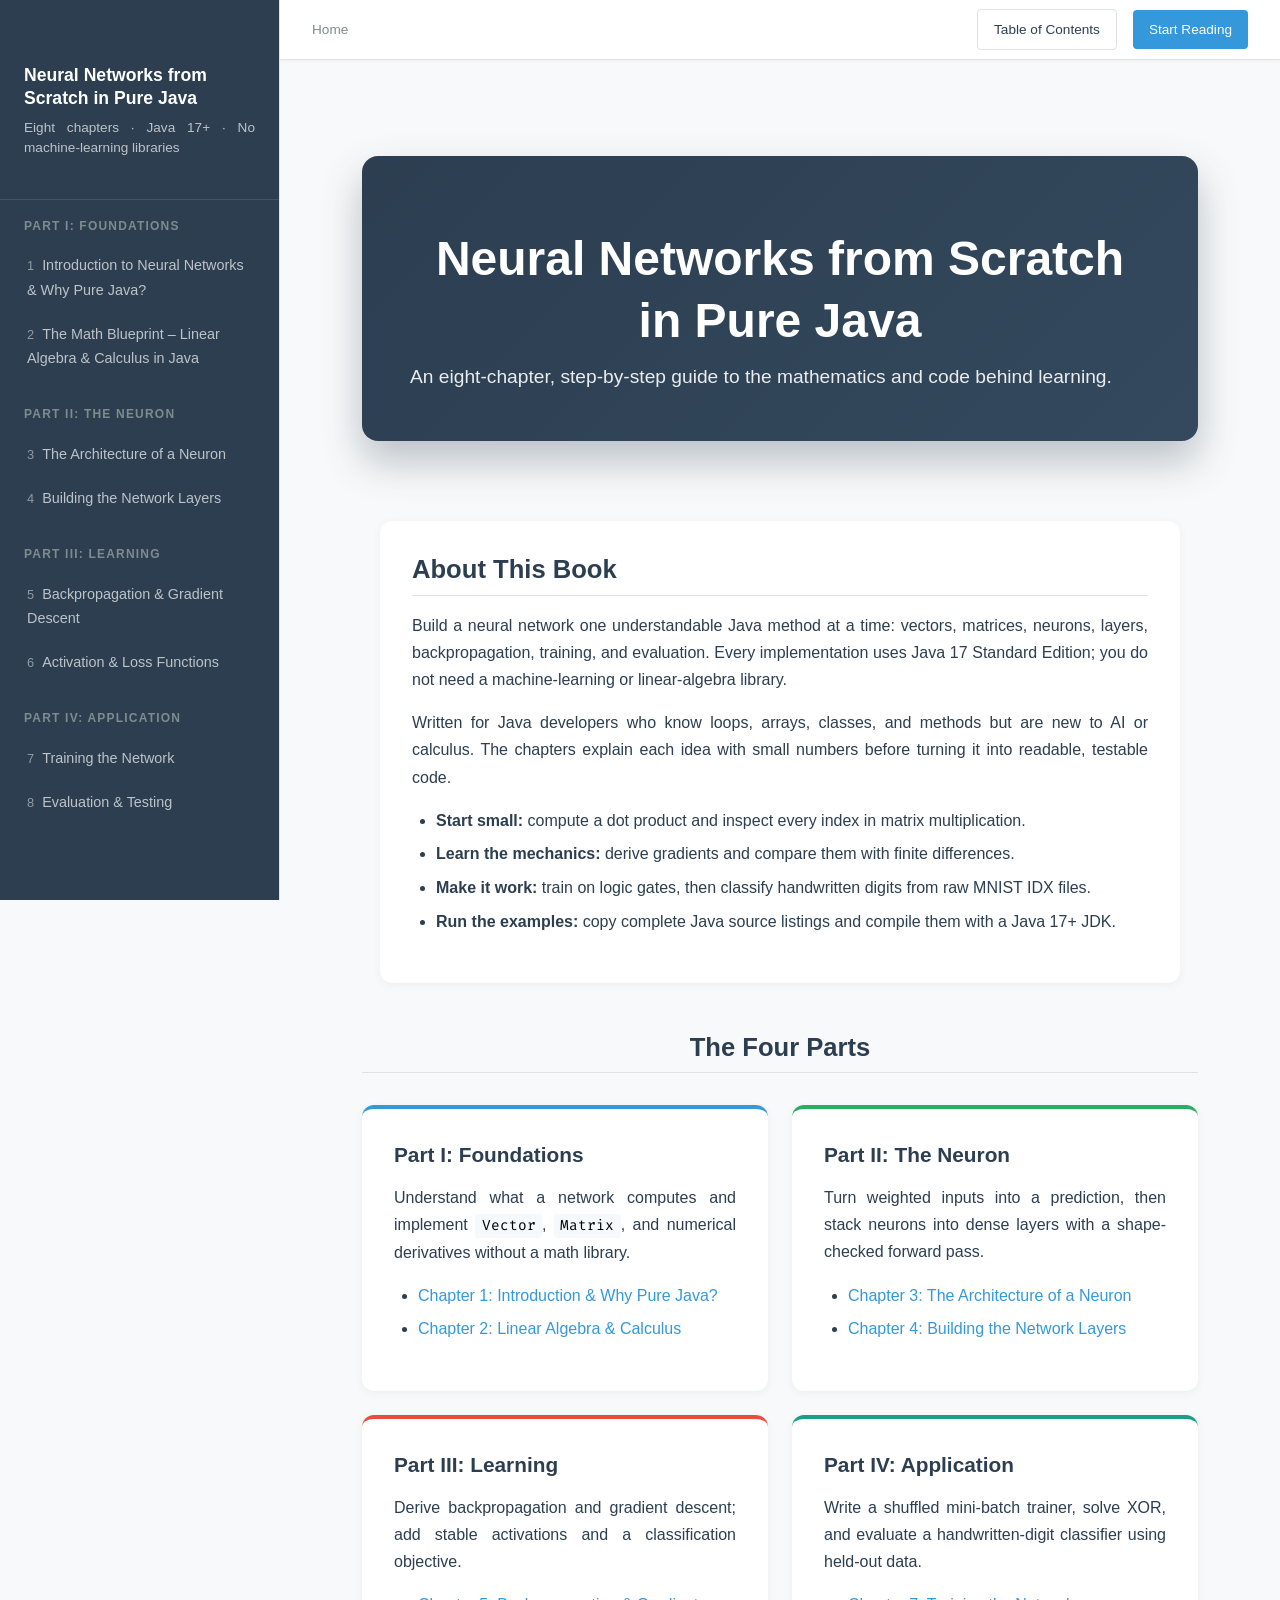
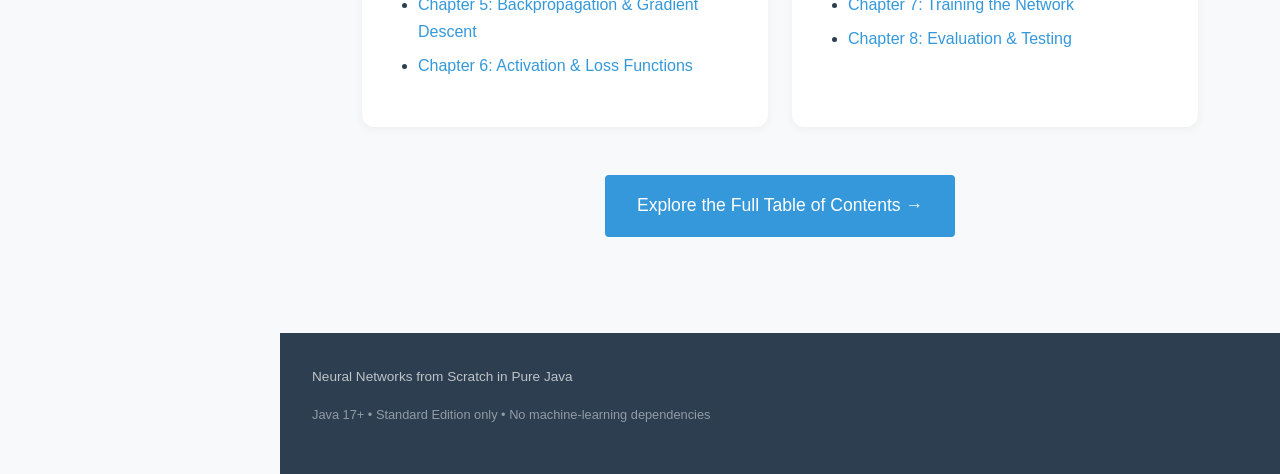
<file: 2/deep-learning-java-book/index.html>
<!DOCTYPE html>
<html lang="en">
<head>
    <meta charset="UTF-8">
    <meta name="viewport" content="width=device-width, initial-scale=1.0">
    <meta name="description" content="Neural Networks from Scratch in Pure Java: an eight-chapter guide to building and testing neural networks with Java 17 and no machine-learning libraries.">
    <title>Neural Networks from Scratch in Pure Java</title>
    <link rel="stylesheet" href="css/style.css">
    <link rel="preconnect" href="https://fonts.googleapis.com">
    <link rel="preconnect" href="https://fonts.gstatic.com" crossorigin>
    <link href="https://fonts.googleapis.com/css2?family=Fira+Code:wght@400;500&family=Inter:wght@400;500;600;700&display=swap" rel="stylesheet">
</head>
<body>
    <aside class="sidebar" role="navigation" aria-label="Book chapters">
        <div class="sidebar-header">
            <h1 class="sidebar-title">Neural Networks from Scratch in Pure Java</h1>
            <p class="sidebar-subtitle">Eight chapters · Java 17+ · No machine-learning libraries</p>
        </div>
        <nav class="sidebar-nav">
            <div class="nav-part">
                <div class="nav-part-title">Part I: Foundations</div>
                <a href="chapters/chapter1.html" class="nav-chapter"><span class="chapter-num">1</span>Introduction to Neural Networks &amp; Why Pure Java?</a>
                <a href="chapters/chapter2.html" class="nav-chapter"><span class="chapter-num">2</span>The Math Blueprint – Linear Algebra &amp; Calculus in Java</a>
            </div>
            <div class="nav-part">
                <div class="nav-part-title">Part II: The Neuron</div>
                <a href="chapters/chapter3.html" class="nav-chapter"><span class="chapter-num">3</span>The Architecture of a Neuron</a>
                <a href="chapters/chapter4.html" class="nav-chapter"><span class="chapter-num">4</span>Building the Network Layers</a>
            </div>
            <div class="nav-part">
                <div class="nav-part-title">Part III: Learning</div>
                <a href="chapters/chapter5.html" class="nav-chapter"><span class="chapter-num">5</span>Backpropagation &amp; Gradient Descent</a>
                <a href="chapters/chapter6.html" class="nav-chapter"><span class="chapter-num">6</span>Activation &amp; Loss Functions</a>
            </div>
            <div class="nav-part">
                <div class="nav-part-title">Part IV: Application</div>
                <a href="chapters/chapter7.html" class="nav-chapter"><span class="chapter-num">7</span>Training the Network</a>
                <a href="chapters/chapter8.html" class="nav-chapter"><span class="chapter-num">8</span>Evaluation &amp; Testing</a>
            </div>
        </nav>
    </aside>

    <main class="main-content" role="main">
        <header class="top-header" role="banner">
            <div class="header-left">
                <button class="menu-toggle" aria-label="Toggle navigation menu" aria-expanded="false">☰</button>
                <nav class="breadcrumb" aria-label="Breadcrumb"><span>Home</span></nav>
            </div>
            <div class="header-right">
                <a href="chapters/toc.html" class="btn btn-secondary">Table of Contents</a>
                <a href="chapters/chapter1.html" class="btn btn-primary">Start Reading</a>
            </div>
        </header>

        <div class="chapter-container">
            <section class="book-hero" style="text-align: center; padding: 3rem 0; margin-bottom: 2rem;">
                <div style="display: inline-block; padding: 2rem 3rem; background: linear-gradient(135deg, var(--primary), var(--secondary)); border-radius: 16px; color: white; box-shadow: 0 20px 40px rgba(44, 62, 80, 0.3);">
                    <h1 style="font-size: 3rem; margin-bottom: 0.5rem; color: white; font-weight: 700;">Neural Networks from Scratch in Pure Java</h1>
                    <p style="font-size: 1.2rem; opacity: 0.9;">An eight-chapter, step-by-step guide to the mathematics and code behind learning.</p>
                </div>
            </section>

            <section class="book-description" style="max-width: 800px; margin: 0 auto 3rem; padding: 2rem; background: white; border-radius: 12px; box-shadow: 0 2px 10px rgba(0,0,0,0.05);">
                <h2 style="margin-top: 0;">About This Book</h2>
                <p>Build a neural network one understandable Java method at a time: vectors, matrices, neurons, layers, backpropagation, training, and evaluation. Every implementation uses Java 17 Standard Edition; you do not need a machine-learning or linear-algebra library.</p>
                <p>Written for Java developers who know loops, arrays, classes, and methods but are new to AI or calculus. The chapters explain each idea with small numbers before turning it into readable, testable code.</p>
                <ul>
                    <li><strong>Start small:</strong> compute a dot product and inspect every index in matrix multiplication.</li>
                    <li><strong>Learn the mechanics:</strong> derive gradients and compare them with finite differences.</li>
                    <li><strong>Make it work:</strong> train on logic gates, then classify handwritten digits from raw MNIST IDX files.</li>
                    <li><strong>Run the examples:</strong> copy complete Java source listings and compile them with a Java 17+ JDK.</li>
                </ul>
            </section>

            <section class="parts-overview">
                <h2 style="text-align: center; margin-bottom: 2rem;">The Four Parts</h2>
                <div style="display: grid; grid-template-columns: repeat(auto-fit, minmax(280px, 1fr)); gap: 1.5rem;">
                    <article style="background: white; border-radius: 12px; padding: 2rem; border-top: 4px solid var(--accent); box-shadow: 0 2px 10px rgba(0,0,0,0.05);">
                        <h3 style="margin-top: 0;">Part I: Foundations</h3>
                        <p>Understand what a network computes and implement <code>Vector</code>, <code>Matrix</code>, and numerical derivatives without a math library.</p>
                        <ul>
                            <li><a href="chapters/chapter1.html">Chapter 1: Introduction &amp; Why Pure Java?</a></li>
                            <li><a href="chapters/chapter2.html">Chapter 2: Linear Algebra &amp; Calculus</a></li>
                        </ul>
                    </article>
                    <article style="background: white; border-radius: 12px; padding: 2rem; border-top: 4px solid #27ae60; box-shadow: 0 2px 10px rgba(0,0,0,0.05);">
                        <h3 style="margin-top: 0;">Part II: The Neuron</h3>
                        <p>Turn weighted inputs into a prediction, then stack neurons into dense layers with a shape-checked forward pass.</p>
                        <ul>
                            <li><a href="chapters/chapter3.html">Chapter 3: The Architecture of a Neuron</a></li>
                            <li><a href="chapters/chapter4.html">Chapter 4: Building the Network Layers</a></li>
                        </ul>
                    </article>
                    <article style="background: white; border-radius: 12px; padding: 2rem; border-top: 4px solid #e74c3c; box-shadow: 0 2px 10px rgba(0,0,0,0.05);">
                        <h3 style="margin-top: 0;">Part III: Learning</h3>
                        <p>Derive backpropagation and gradient descent; add stable activations and a classification objective.</p>
                        <ul>
                            <li><a href="chapters/chapter5.html">Chapter 5: Backpropagation &amp; Gradient Descent</a></li>
                            <li><a href="chapters/chapter6.html">Chapter 6: Activation &amp; Loss Functions</a></li>
                        </ul>
                    </article>
                    <article style="background: white; border-radius: 12px; padding: 2rem; border-top: 4px solid #16a085; box-shadow: 0 2px 10px rgba(0,0,0,0.05);">
                        <h3 style="margin-top: 0;">Part IV: Application</h3>
                        <p>Write a shuffled mini-batch trainer, solve XOR, and evaluate a handwritten-digit classifier using held-out data.</p>
                        <ul>
                            <li><a href="chapters/chapter7.html">Chapter 7: Training the Network</a></li>
                            <li><a href="chapters/chapter8.html">Chapter 8: Evaluation &amp; Testing</a></li>
                        </ul>
                    </article>
                </div>
            </section>

            <section style="text-align: center; padding: 3rem 0;">
                <a href="chapters/toc.html" class="btn btn-primary" style="font-size: 1.1rem; padding: 1rem 2rem;">Explore the Full Table of Contents →</a>
            </section>
        </div>

        <footer class="book-footer">
            <p>Neural Networks from Scratch in Pure Java</p>
            <p style="margin-top: 0.5rem; font-size: 0.8rem; opacity: 0.7;">Java 17+ • Standard Edition only • No machine-learning dependencies</p>
        </footer>
    </main>

    <script src="js/main.js"></script>
</body>
</html>
</file>
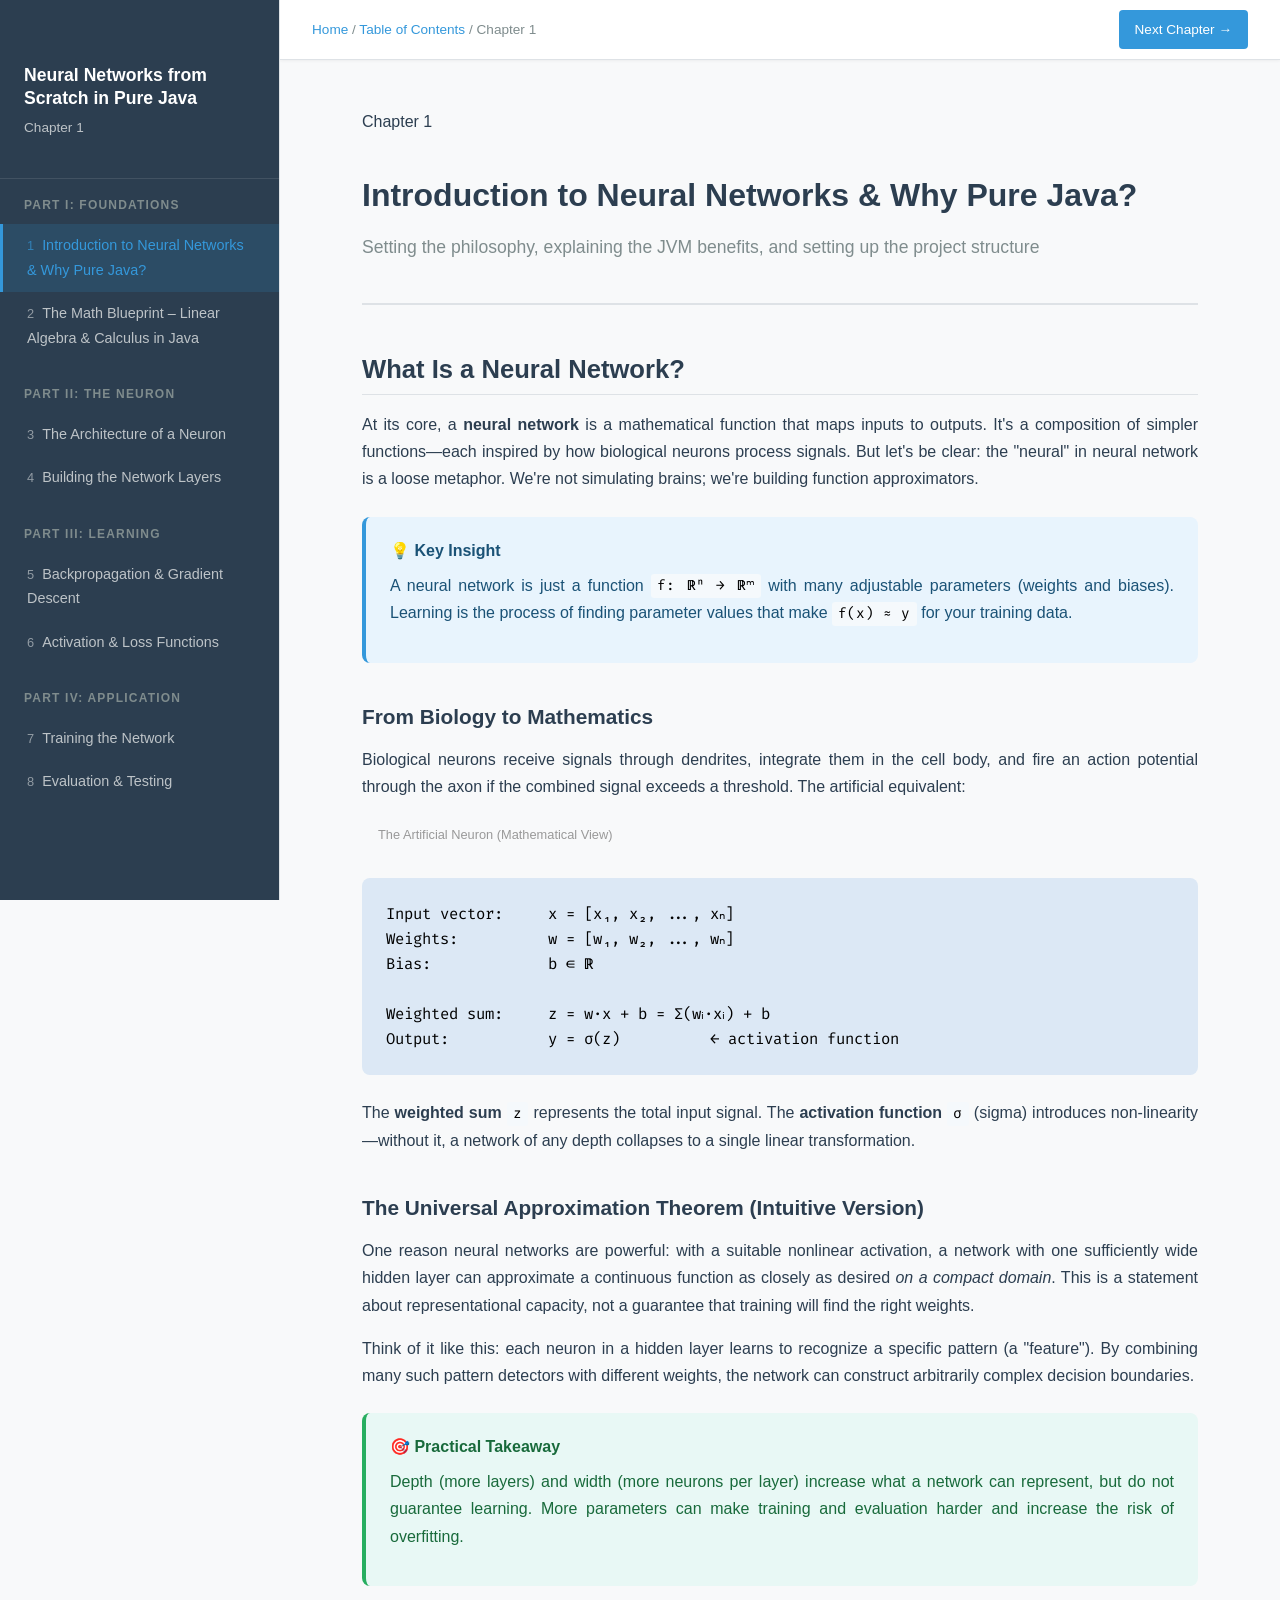
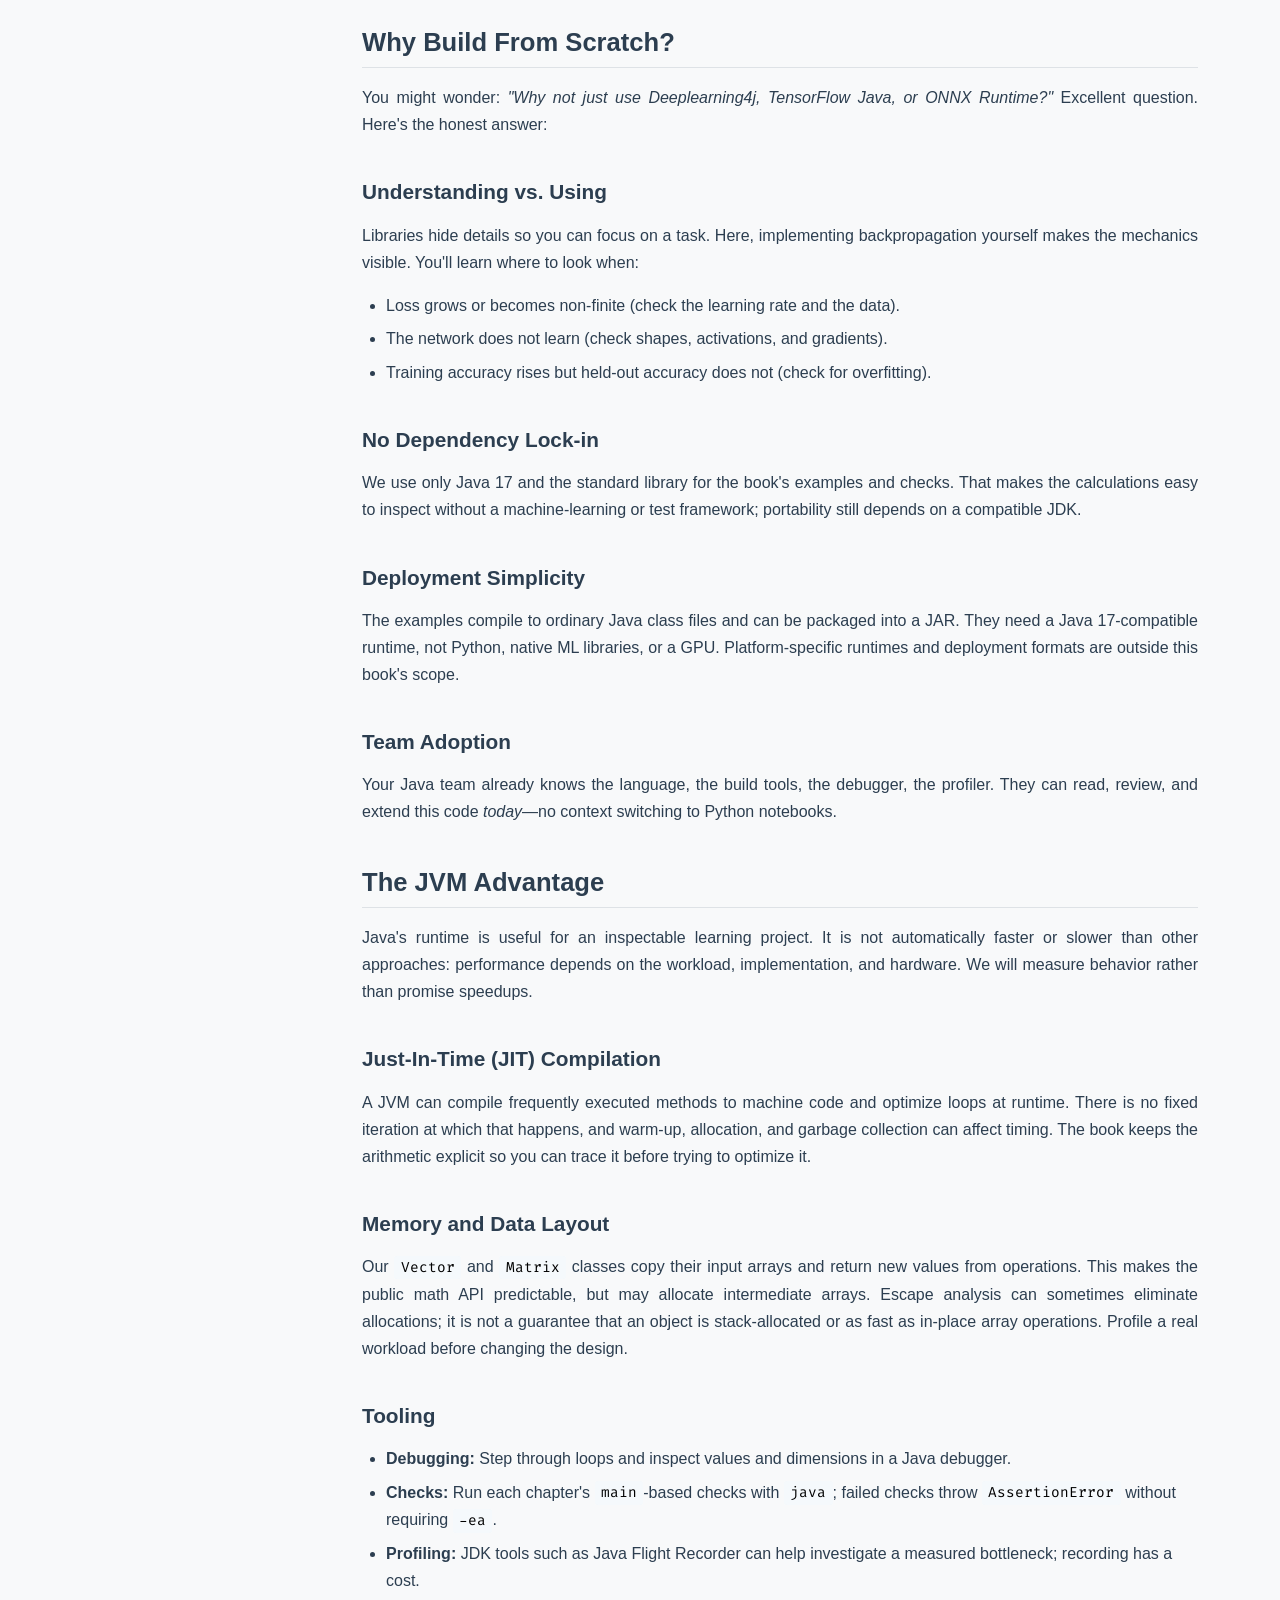
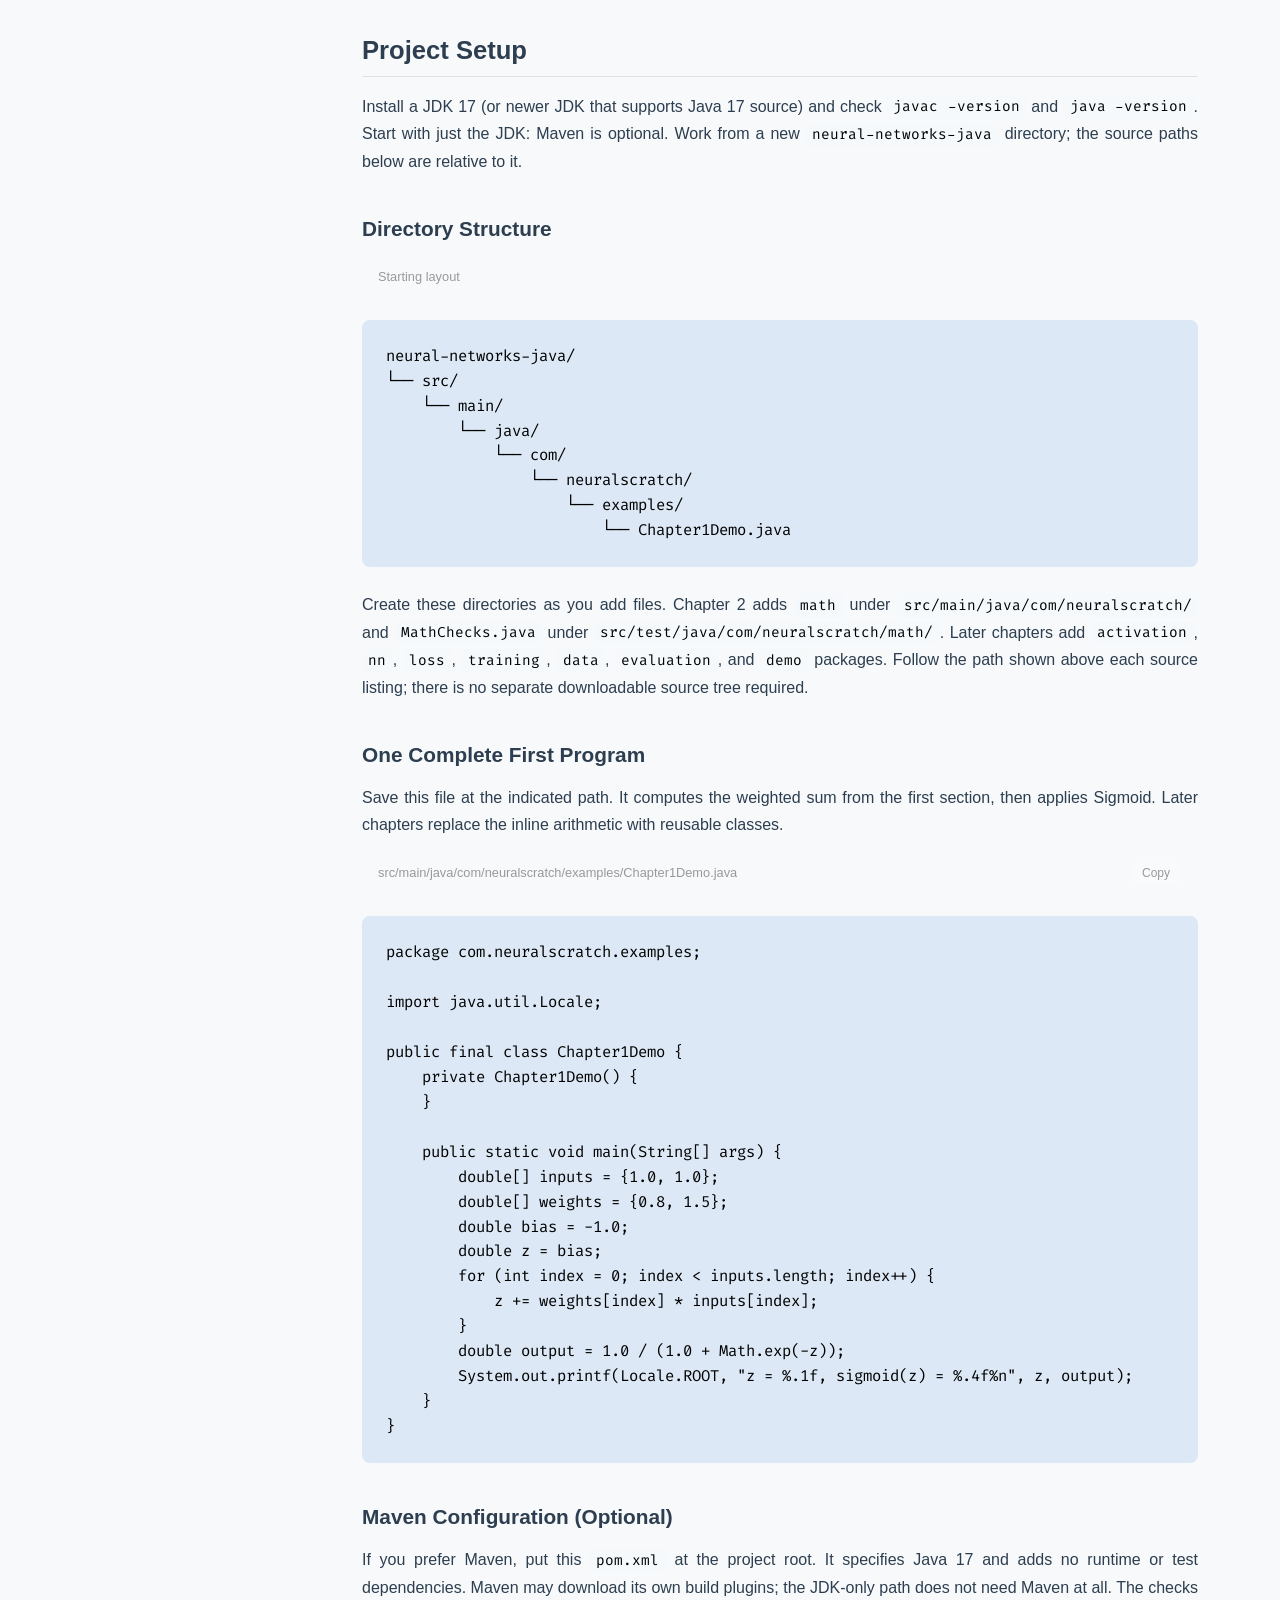
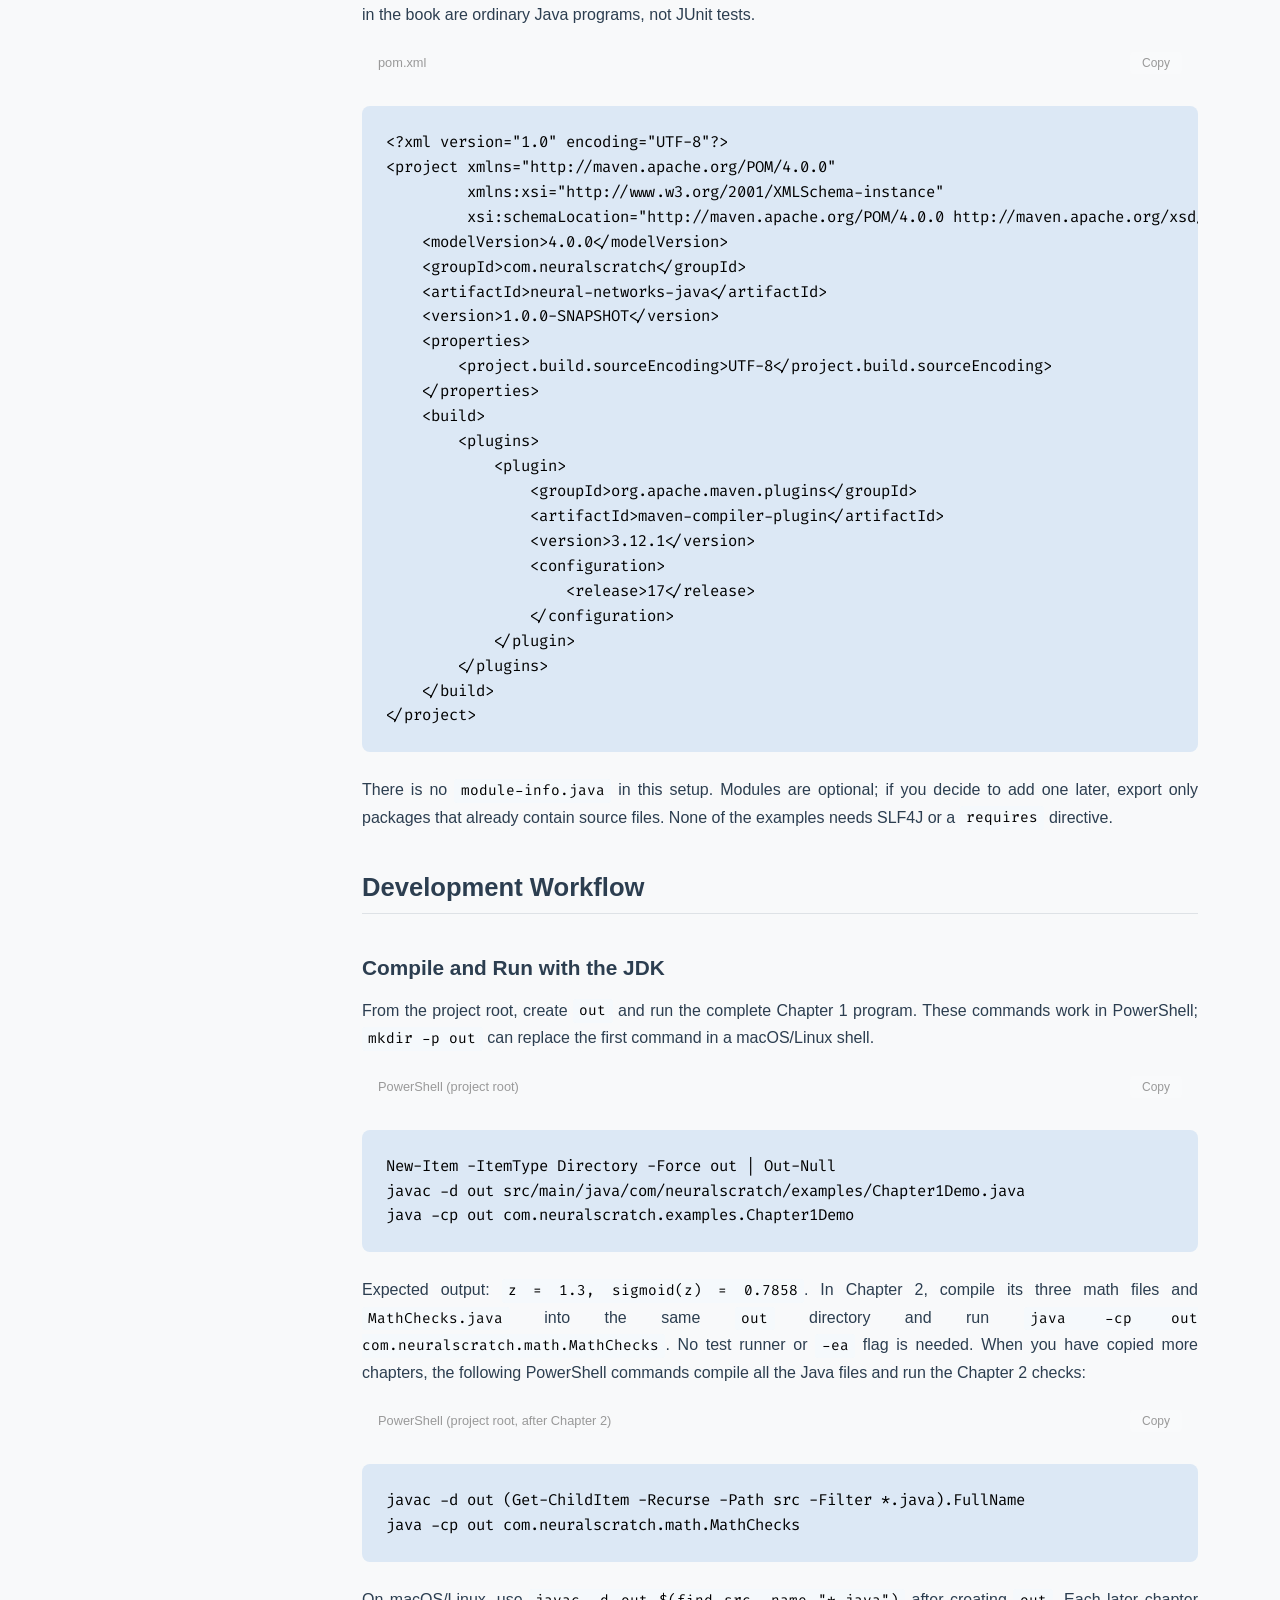
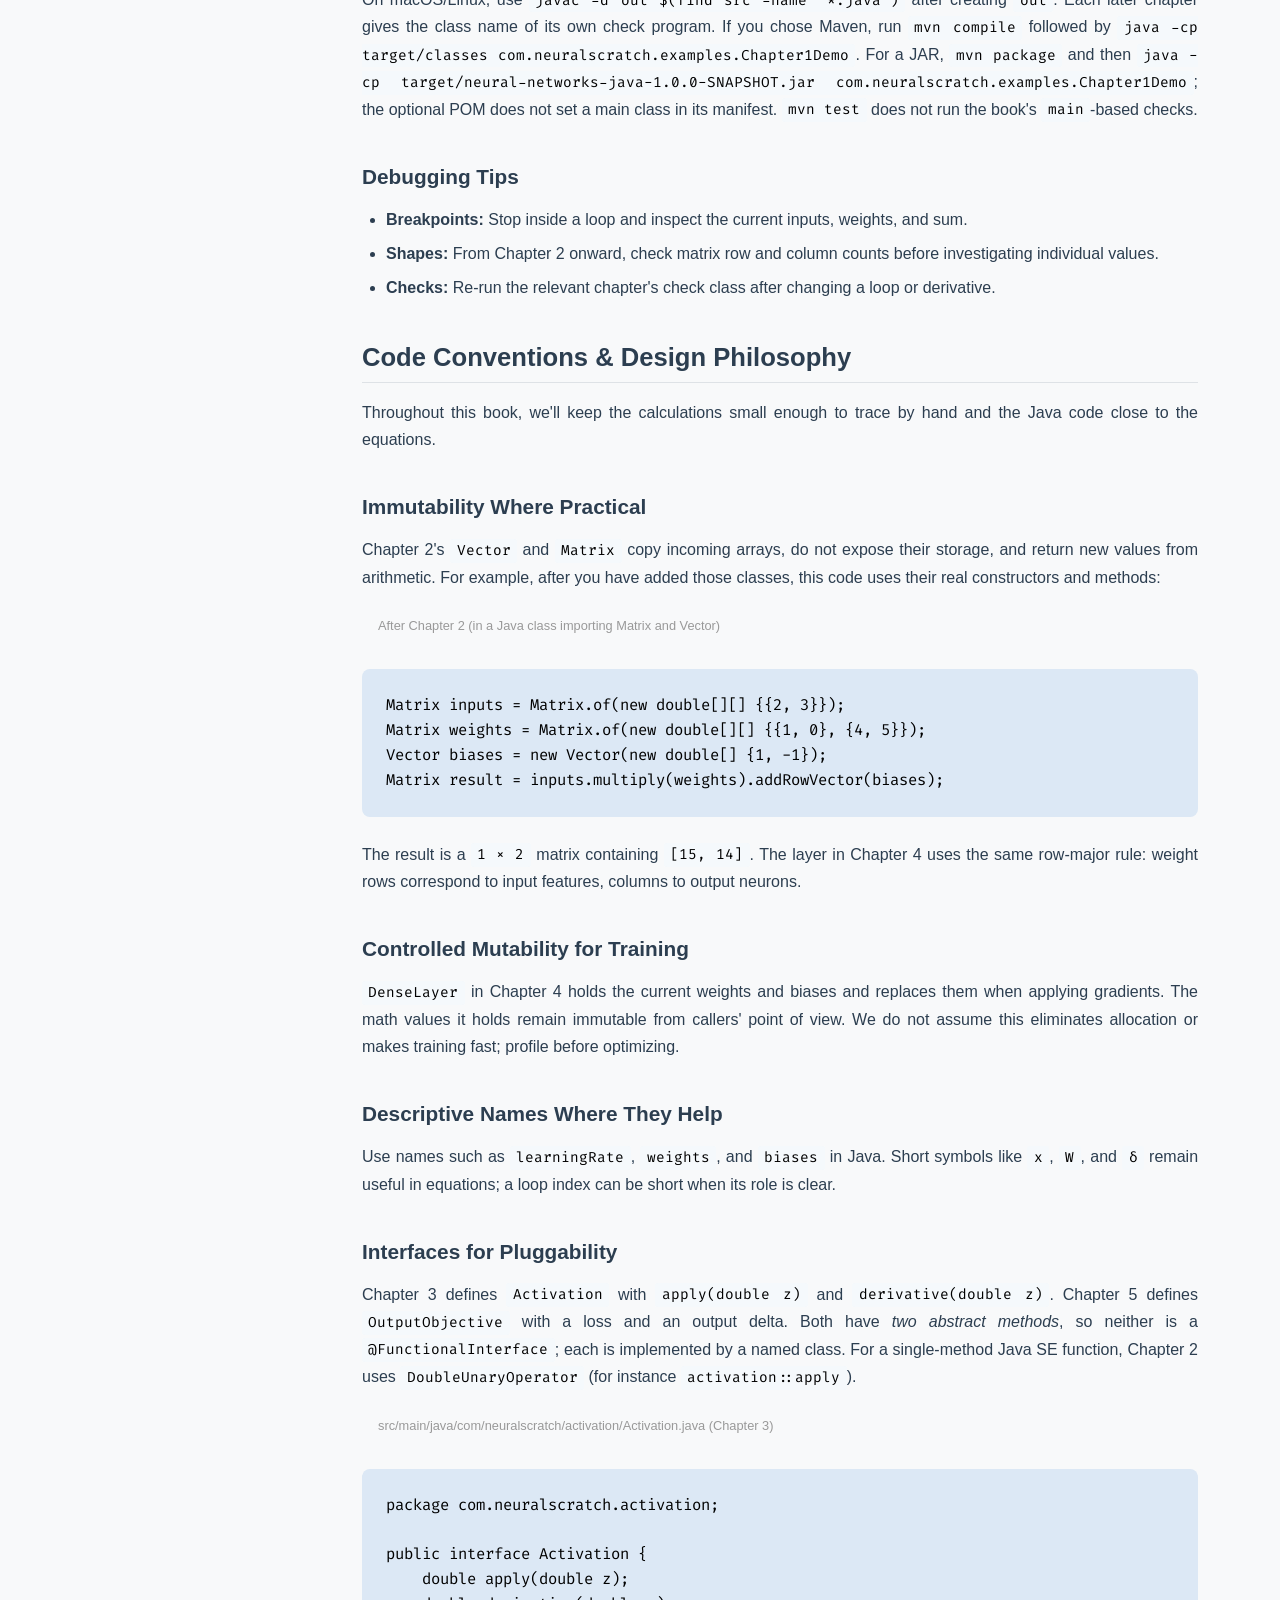
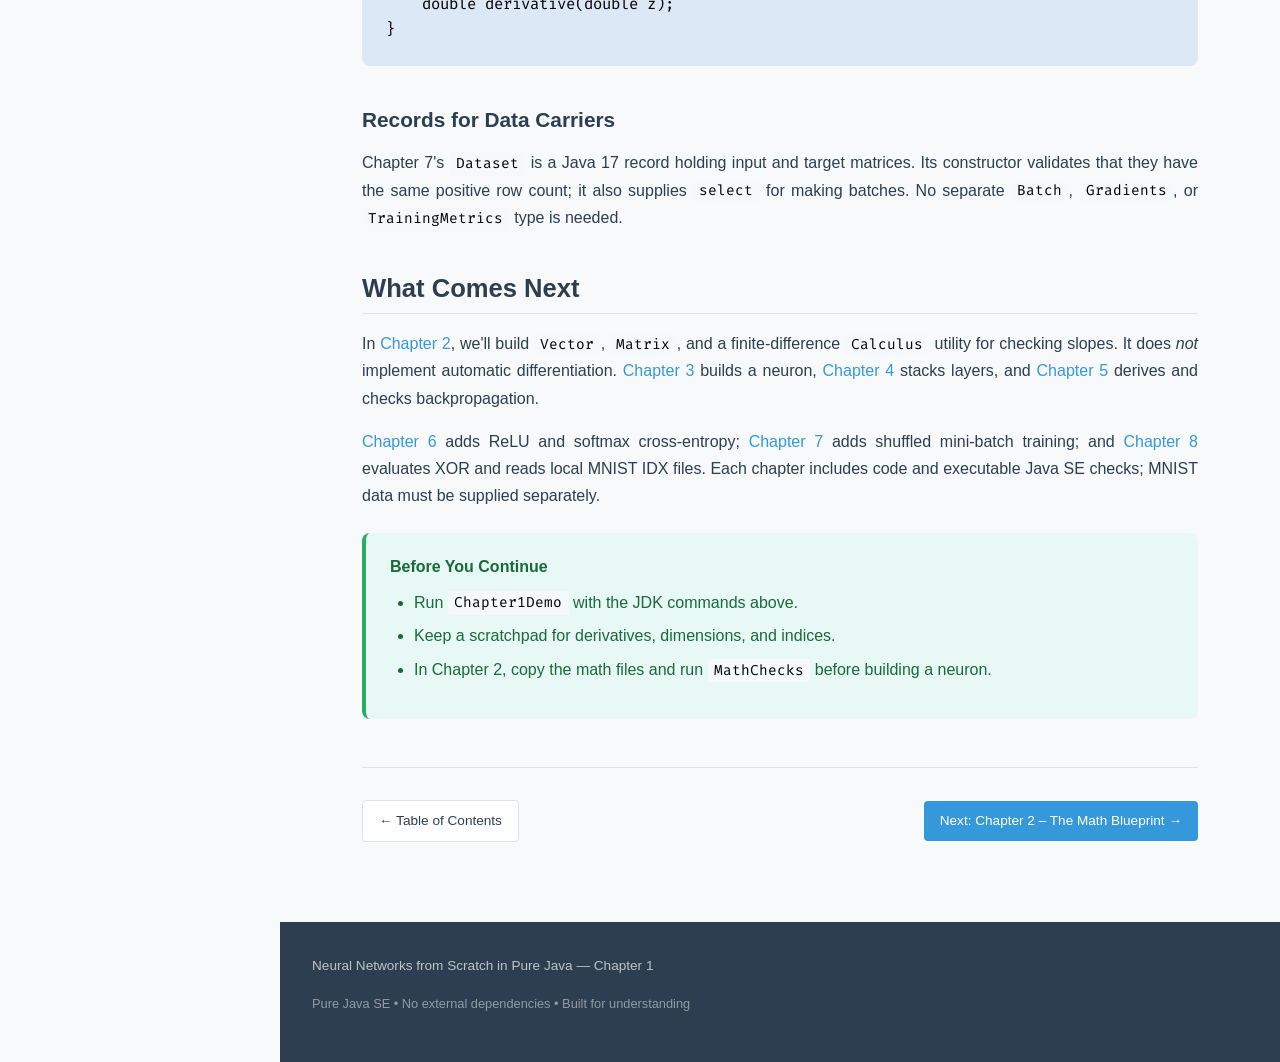
<file: 2/deep-learning-java-book/chapters/chapter1.html>
<!DOCTYPE html>
<html lang="en">
<head>
    <meta charset="UTF-8">
    <meta name="viewport" content="width=device-width, initial-scale=1.0">
    <meta name="description" content="Chapter 1: Introduction to Neural Networks &amp; Why Pure Java? - Neural Networks from Scratch in Pure Java">
    <title>Chapter 1: Introduction to Neural Networks &amp; Why Pure Java? | Neural Networks from Scratch in Pure Java</title>
    <link rel="stylesheet" href="../css/style.css">
    <link rel="preconnect" href="https://fonts.googleapis.com">
    <link rel="preconnect" href="https://fonts.gstatic.com" crossorigin>
    <link href="https://fonts.googleapis.com/css2?family=Fira+Code:wght@400;500&amp;family=Inter:wght@400;500;600;700&amp;display=swap" rel="stylesheet">
</head>
<body>
    <aside class="sidebar" role="navigation" aria-label="Book chapters">
        <div class="sidebar-header">
            <h1 class="sidebar-title">Neural Networks from Scratch in Pure Java</h1>
            <p class="sidebar-subtitle">Chapter 1</p>
        </div>
        <nav class="sidebar-nav">
            <div class="nav-part">
                <div class="nav-part-title">Part I: Foundations</div>
                <a href="chapter1.html" class="nav-chapter active"><span class="chapter-num">1</span>Introduction to Neural Networks &amp; Why Pure Java?</a>
                <a href="chapter2.html" class="nav-chapter"><span class="chapter-num">2</span>The Math Blueprint – Linear Algebra & Calculus in Java</a>
            </div>
            <div class="nav-part">
                <div class="nav-part-title">Part II: The Neuron</div>
                <a href="chapter3.html" class="nav-chapter"><span class="chapter-num">3</span>The Architecture of a Neuron</a>
                <a href="chapter4.html" class="nav-chapter"><span class="chapter-num">4</span>Building the Network Layers</a>
            </div>
            <div class="nav-part">
                <div class="nav-part-title">Part III: Learning</div>
                <a href="chapter5.html" class="nav-chapter"><span class="chapter-num">5</span>Backpropagation & Gradient Descent</a>
                <a href="chapter6.html" class="nav-chapter"><span class="chapter-num">6</span>Activation & Loss Functions</a>
            </div>
            <div class="nav-part">
                <div class="nav-part-title">Part IV: Application</div>
                <a href="chapter7.html" class="nav-chapter"><span class="chapter-num">7</span>Training the Network</a>
                <a href="chapter8.html" class="nav-chapter"><span class="chapter-num">8</span>Evaluation & Testing</a>
            </div>
        </nav>
    </aside>

    <main class="main-content" role="main">
        <header class="top-header" role="banner">
            <div class="header-left">
                <button class="menu-toggle" aria-label="Toggle navigation menu" aria-expanded="false">☰</button>
                <nav class="breadcrumb" aria-label="Breadcrumb">
                    <a href="../index.html">Home</a> / <a href="toc.html">Table of Contents</a> / <span>Chapter 1</span>
                </nav>
            </div>
            <div class="header-right">
                <a href="chapter2.html" class="btn btn-primary">Next Chapter →</a>
            </div>
        </header>

        <div class="chapter-container">
            <article class="chapter-content">
                <header class="chapter-header">
                    <span class="chapter-badge">Chapter 1</span>
                    <h1>Introduction to Neural Networks &amp; Why Pure Java?</h1>
                    <p class="chapter-subtitle">Setting the philosophy, explaining the JVM benefits, and setting up the project structure</p>
                </header>

                <section id="what-is-a-neural-network">
                    <h2>What Is a Neural Network?</h2>
                    
                    <p>At its core, a <strong>neural network</strong> is a mathematical function that maps inputs to outputs. It's a composition of simpler functions—each inspired by how biological neurons process signals. But let's be clear: the "neural" in neural network is a loose metaphor. We're not simulating brains; we're building function approximators.</p>

                    <div class="callout callout-info">
                        <div class="callout-title">💡 Key Insight</div>
                        <p>A neural network is just a function <code>f: ℝⁿ → ℝᵐ</code> with many adjustable parameters (weights and biases). Learning is the process of finding parameter values that make <code>f(x) ≈ y</code> for your training data.</p>
                    </div>

                    <h3>From Biology to Mathematics</h3>
                    <p>Biological neurons receive signals through dendrites, integrate them in the cell body, and fire an action potential through the axon if the combined signal exceeds a threshold. The artificial equivalent:</p>

                    <div class="code-block">
                        <div class="code-header">
                            <span class="code-lang">The Artificial Neuron (Mathematical View)</span>
                        </div>
                        <pre><code class="language-text">Input vector:     x = [x₁, x₂, ..., xₙ]
Weights:          w = [w₁, w₂, ..., wₙ]
Bias:             b ∈ ℝ

Weighted sum:     z = w·x + b = Σ(wᵢ·xᵢ) + b
Output:           y = σ(z)          ← activation function</code></pre>
                    </div>

                    <p>The <strong>weighted sum</strong> <code>z</code> represents the total input signal. The <strong>activation function</strong> <code>σ</code> (sigma) introduces non-linearity—without it, a network of any depth collapses to a single linear transformation.</p>

                    <h3>The Universal Approximation Theorem (Intuitive Version)</h3>
                    <p>One reason neural networks are powerful: with a suitable nonlinear activation, a network with one sufficiently wide hidden layer can approximate a continuous function as closely as desired <em>on a compact domain</em>. This is a statement about representational capacity, not a guarantee that training will find the right weights.</p>

                    <p>Think of it like this: each neuron in a hidden layer learns to recognize a specific pattern (a "feature"). By combining many such pattern detectors with different weights, the network can construct arbitrarily complex decision boundaries.</p>

                    <div class="callout callout-tip">
                        <div class="callout-title">🎯 Practical Takeaway</div>
                        <p>Depth (more layers) and width (more neurons per layer) increase what a network can represent, but do not guarantee learning. More parameters can make training and evaluation harder and increase the risk of overfitting.</p>
                    </div>
                </section>

                <section id="why-build-from-scratch">
                    <h2>Why Build From Scratch?</h2>

                    <p>You might wonder: <em>"Why not just use Deeplearning4j, TensorFlow Java, or ONNX Runtime?"</em> Excellent question. Here's the honest answer:</p>

                    <h3>Understanding vs. Using</h3>
                    <p>Libraries hide details so you can focus on a task. Here, implementing backpropagation yourself makes the mechanics visible. You'll learn where to look when:</p>
                    <ul>
                        <li>Loss grows or becomes non-finite (check the learning rate and the data).</li>
                        <li>The network does not learn (check shapes, activations, and gradients).</li>
                        <li>Training accuracy rises but held-out accuracy does not (check for overfitting).</li>
                    </ul>

                    <h3>No Dependency Lock-in</h3>
                    <p>We use only Java 17 and the standard library for the book's examples and checks. That makes the calculations easy to inspect without a machine-learning or test framework; portability still depends on a compatible JDK.</p>

                    <h3>Deployment Simplicity</h3>
                    <p>The examples compile to ordinary Java class files and can be packaged into a JAR. They need a Java 17-compatible runtime, not Python, native ML libraries, or a GPU. Platform-specific runtimes and deployment formats are outside this book's scope.</p>

                    <h3>Team Adoption</h3>
                    <p>Your Java team already knows the language, the build tools, the debugger, the profiler. They can read, review, and extend this code <em>today</em>—no context switching to Python notebooks.</p>
                </section>

                <section id="the-jvm-advantage">
                    <h2>The JVM Advantage</h2>

                    <p>Java's runtime is useful for an inspectable learning project. It is not automatically faster or slower than other approaches: performance depends on the workload, implementation, and hardware. We will measure behavior rather than promise speedups.</p>

                    <h3>Just-In-Time (JIT) Compilation</h3>
                    <p>A JVM can compile frequently executed methods to machine code and optimize loops at runtime. There is no fixed iteration at which that happens, and warm-up, allocation, and garbage collection can affect timing. The book keeps the arithmetic explicit so you can trace it before trying to optimize it.</p>

                    <h3>Memory and Data Layout</h3>
                    <p>Our <code>Vector</code> and <code>Matrix</code> classes copy their input arrays and return new values from operations. This makes the public math API predictable, but may allocate intermediate arrays. Escape analysis can sometimes eliminate allocations; it is not a guarantee that an object is stack-allocated or as fast as in-place array operations. Profile a real workload before changing the design.</p>

                    <h3>Tooling</h3>
                    <ul>
                        <li><strong>Debugging:</strong> Step through loops and inspect values and dimensions in a Java debugger.</li>
                        <li><strong>Checks:</strong> Run each chapter's <code>main</code>-based checks with <code>java</code>; failed checks throw <code>AssertionError</code> without requiring <code>-ea</code>.</li>
                        <li><strong>Profiling:</strong> JDK tools such as Java Flight Recorder can help investigate a measured bottleneck; recording has a cost.</li>
                    </ul>
                </section>

                <section id="project-setup">
                    <h2>Project Setup</h2>

                    <p>Install a JDK 17 (or newer JDK that supports Java 17 source) and check <code>javac -version</code> and <code>java -version</code>. Start with just the JDK: Maven is optional. Work from a new <code>neural-networks-java</code> directory; the source paths below are relative to it.</p>

                    <h3>Directory Structure</h3>
                    <div class="code-block">
                        <div class="code-header"><span class="code-lang">Starting layout</span></div>
                        <pre><code class="language-text">neural-networks-java/
└── src/
    └── main/
        └── java/
            └── com/
                └── neuralscratch/
                    └── examples/
                        └── Chapter1Demo.java</code></pre>
                    </div>
                    <p>Create these directories as you add files. Chapter 2 adds <code>math</code> under <code>src/main/java/com/neuralscratch/</code> and <code>MathChecks.java</code> under <code>src/test/java/com/neuralscratch/math/</code>. Later chapters add <code>activation</code>, <code>nn</code>, <code>loss</code>, <code>training</code>, <code>data</code>, <code>evaluation</code>, and <code>demo</code> packages. Follow the path shown above each source listing; there is no separate downloadable source tree required.</p>

                    <h3>One Complete First Program</h3>
                    <p>Save this file at the indicated path. It computes the weighted sum from the first section, then applies Sigmoid. Later chapters replace the inline arithmetic with reusable classes.</p>
                    <div class="code-block">
                        <div class="code-header"><span class="code-lang">src/main/java/com/neuralscratch/examples/Chapter1Demo.java</span><button class="copy-btn" type="button">Copy</button></div>
                        <pre><code class="language-java">package com.neuralscratch.examples;

import java.util.Locale;

public final class Chapter1Demo {
    private Chapter1Demo() {
    }

    public static void main(String[] args) {
        double[] inputs = {1.0, 1.0};
        double[] weights = {0.8, 1.5};
        double bias = -1.0;
        double z = bias;
        for (int index = 0; index &lt; inputs.length; index++) {
            z += weights[index] * inputs[index];
        }
        double output = 1.0 / (1.0 + Math.exp(-z));
        System.out.printf(Locale.ROOT, "z = %.1f, sigmoid(z) = %.4f%n", z, output);
    }
}</code></pre>
                    </div>

                    <h3>Maven Configuration (Optional)</h3>
                    <p>If you prefer Maven, put this <code>pom.xml</code> at the project root. It specifies Java 17 and adds no runtime or test dependencies. Maven may download its own build plugins; the JDK-only path does not need Maven at all. The checks in the book are ordinary Java programs, not JUnit tests.</p>
                    <div class="code-block">
                        <div class="code-header"><span class="code-lang">pom.xml</span><button class="copy-btn" type="button">Copy</button></div>
                        <pre><code class="language-xml">&lt;?xml version="1.0" encoding="UTF-8"?&gt;
&lt;project xmlns="http://maven.apache.org/POM/4.0.0"
         xmlns:xsi="http://www.w3.org/2001/XMLSchema-instance"
         xsi:schemaLocation="http://maven.apache.org/POM/4.0.0 http://maven.apache.org/xsd/maven-4.0.0.xsd"&gt;
    &lt;modelVersion&gt;4.0.0&lt;/modelVersion&gt;
    &lt;groupId&gt;com.neuralscratch&lt;/groupId&gt;
    &lt;artifactId&gt;neural-networks-java&lt;/artifactId&gt;
    &lt;version&gt;1.0.0-SNAPSHOT&lt;/version&gt;
    &lt;properties&gt;
        &lt;project.build.sourceEncoding&gt;UTF-8&lt;/project.build.sourceEncoding&gt;
    &lt;/properties&gt;
    &lt;build&gt;
        &lt;plugins&gt;
            &lt;plugin&gt;
                &lt;groupId&gt;org.apache.maven.plugins&lt;/groupId&gt;
                &lt;artifactId&gt;maven-compiler-plugin&lt;/artifactId&gt;
                &lt;version&gt;3.12.1&lt;/version&gt;
                &lt;configuration&gt;
                    &lt;release&gt;17&lt;/release&gt;
                &lt;/configuration&gt;
            &lt;/plugin&gt;
        &lt;/plugins&gt;
    &lt;/build&gt;
&lt;/project&gt;</code></pre>
                    </div>
                    <p>There is no <code>module-info.java</code> in this setup. Modules are optional; if you decide to add one later, export only packages that already contain source files. None of the examples needs SLF4J or a <code>requires</code> directive.</p>
                </section>

                <section id="development-workflow">
                    <h2>Development Workflow</h2>

                    <h3>Compile and Run with the JDK</h3>
                    <p>From the project root, create <code>out</code> and run the complete Chapter 1 program. These commands work in PowerShell; <code>mkdir -p out</code> can replace the first command in a macOS/Linux shell.</p>
                    <div class="code-block">
                        <div class="code-header"><span class="code-lang">PowerShell (project root)</span><button class="copy-btn" type="button">Copy</button></div>
                        <pre><code class="language-powershell">New-Item -ItemType Directory -Force out | Out-Null
javac -d out src/main/java/com/neuralscratch/examples/Chapter1Demo.java
java -cp out com.neuralscratch.examples.Chapter1Demo</code></pre>
                    </div>
                    <p>Expected output: <code>z = 1.3, sigmoid(z) = 0.7858</code>. In Chapter 2, compile its three math files and <code>MathChecks.java</code> into the same <code>out</code> directory and run <code>java -cp out com.neuralscratch.math.MathChecks</code>. No test runner or <code>-ea</code> flag is needed. When you have copied more chapters, the following PowerShell commands compile all the Java files and run the Chapter 2 checks:</p>
                    <div class="code-block">
                        <div class="code-header"><span class="code-lang">PowerShell (project root, after Chapter 2)</span><button class="copy-btn" type="button">Copy</button></div>
                        <pre><code class="language-powershell">javac -d out (Get-ChildItem -Recurse -Path src -Filter *.java).FullName
java -cp out com.neuralscratch.math.MathChecks</code></pre>
                    </div>
                    <p>On macOS/Linux, use <code>javac -d out $(find src -name "*.java")</code> after creating <code>out</code>. Each later chapter gives the class name of its own check program. If you chose Maven, run <code>mvn compile</code> followed by <code>java -cp target/classes com.neuralscratch.examples.Chapter1Demo</code>. For a JAR, <code>mvn package</code> and then <code>java -cp target/neural-networks-java-1.0.0-SNAPSHOT.jar com.neuralscratch.examples.Chapter1Demo</code>; the optional POM does not set a main class in its manifest. <code>mvn test</code> does not run the book's <code>main</code>-based checks.</p>

                    <h3>Debugging Tips</h3>
                    <ul>
                        <li><strong>Breakpoints:</strong> Stop inside a loop and inspect the current inputs, weights, and sum.</li>
                        <li><strong>Shapes:</strong> From Chapter 2 onward, check matrix row and column counts before investigating individual values.</li>
                        <li><strong>Checks:</strong> Re-run the relevant chapter's check class after changing a loop or derivative.</li>
                    </ul>
                </section>

                <section id="code-conventions">
                    <h2>Code Conventions &amp; Design Philosophy</h2>

                    <p>Throughout this book, we'll keep the calculations small enough to trace by hand and the Java code close to the equations.</p>

                    <h3>Immutability Where Practical</h3>
                    <p>Chapter 2's <code>Vector</code> and <code>Matrix</code> copy incoming arrays, do not expose their storage, and return new values from arithmetic. For example, after you have added those classes, this code uses their real constructors and methods:</p>
                    <div class="code-block">
                        <div class="code-header"><span class="code-lang">After Chapter 2 (in a Java class importing Matrix and Vector)</span></div>
                        <pre><code class="language-java">Matrix inputs = Matrix.of(new double[][] {{2, 3}});
Matrix weights = Matrix.of(new double[][] {{1, 0}, {4, 5}});
Vector biases = new Vector(new double[] {1, -1});
Matrix result = inputs.multiply(weights).addRowVector(biases);</code></pre>
                    </div>
                    <p>The result is a <code>1 × 2</code> matrix containing <code>[15, 14]</code>. The layer in Chapter 4 uses the same row-major rule: weight rows correspond to input features, columns to output neurons.</p>

                    <h3>Controlled Mutability for Training</h3>
                    <p><code>DenseLayer</code> in Chapter 4 holds the current weights and biases and replaces them when applying gradients. The math values it holds remain immutable from callers' point of view. We do not assume this eliminates allocation or makes training fast; profile before optimizing.</p>

                    <h3>Descriptive Names Where They Help</h3>
                    <p>Use names such as <code>learningRate</code>, <code>weights</code>, and <code>biases</code> in Java. Short symbols like <code>x</code>, <code>W</code>, and <code>δ</code> remain useful in equations; a loop index can be short when its role is clear.</p>

                    <h3>Interfaces for Pluggability</h3>
                    <p>Chapter 3 defines <code>Activation</code> with <code>apply(double z)</code> and <code>derivative(double z)</code>. Chapter 5 defines <code>OutputObjective</code> with a loss and an output delta. Both have <em>two abstract methods</em>, so neither is a <code>@FunctionalInterface</code>; each is implemented by a named class. For a single-method Java SE function, Chapter 2 uses <code>DoubleUnaryOperator</code> (for instance <code>activation::apply</code>).</p>
                    <div class="code-block">
                        <div class="code-header"><span class="code-lang">src/main/java/com/neuralscratch/activation/Activation.java (Chapter 3)</span></div>
                        <pre><code class="language-java">package com.neuralscratch.activation;

public interface Activation {
    double apply(double z);
    double derivative(double z);
}</code></pre>
                    </div>

                    <h3>Records for Data Carriers</h3>
                    <p>Chapter 7's <code>Dataset</code> is a Java 17 record holding input and target matrices. Its constructor validates that they have the same positive row count; it also supplies <code>select</code> for making batches. No separate <code>Batch</code>, <code>Gradients</code>, or <code>TrainingMetrics</code> type is needed.</p>
                </section>

                <section id="what-comes-next">
                    <h2>What Comes Next</h2>

                    <p>In <a href="chapter2.html">Chapter 2</a>, we'll build <code>Vector</code>, <code>Matrix</code>, and a finite-difference <code>Calculus</code> utility for checking slopes. It does <em>not</em> implement automatic differentiation. <a href="chapter3.html">Chapter 3</a> builds a neuron, <a href="chapter4.html">Chapter 4</a> stacks layers, and <a href="chapter5.html">Chapter 5</a> derives and checks backpropagation.</p>

                    <p><a href="chapter6.html">Chapter 6</a> adds ReLU and softmax cross-entropy; <a href="chapter7.html">Chapter 7</a> adds shuffled mini-batch training; and <a href="chapter8.html">Chapter 8</a> evaluates XOR and reads local MNIST IDX files. Each chapter includes code and executable Java SE checks; MNIST data must be supplied separately.</p>

                    <div class="callout callout-tip">
                        <div class="callout-title">Before You Continue</div>
                        <ul>
                            <li>Run <code>Chapter1Demo</code> with the JDK commands above.</li>
                            <li>Keep a scratchpad for derivatives, dimensions, and indices.</li>
                            <li>In Chapter 2, copy the math files and run <code>MathChecks</code> before building a neuron.</li>
                        </ul>
                    </div>
                </section>

                <nav class="chapter-nav">
                    <a href="toc.html" class="btn btn-secondary">← Table of Contents</a>
                    <a href="chapter2.html" class="btn btn-primary">Next: Chapter 2 – The Math Blueprint →</a>
                </nav>
            </article>
        </div>

        <footer class="book-footer">
            <p>Neural Networks from Scratch in Pure Java — Chapter 1</p>
            <p style="margin-top: 0.5rem; font-size: 0.8rem; opacity: 0.7;">
                Pure Java SE • No external dependencies • Built for understanding
            </p>
        </footer>
    </main>

    <script src="../js/main.js"></script>
</body>
</html>
</file>
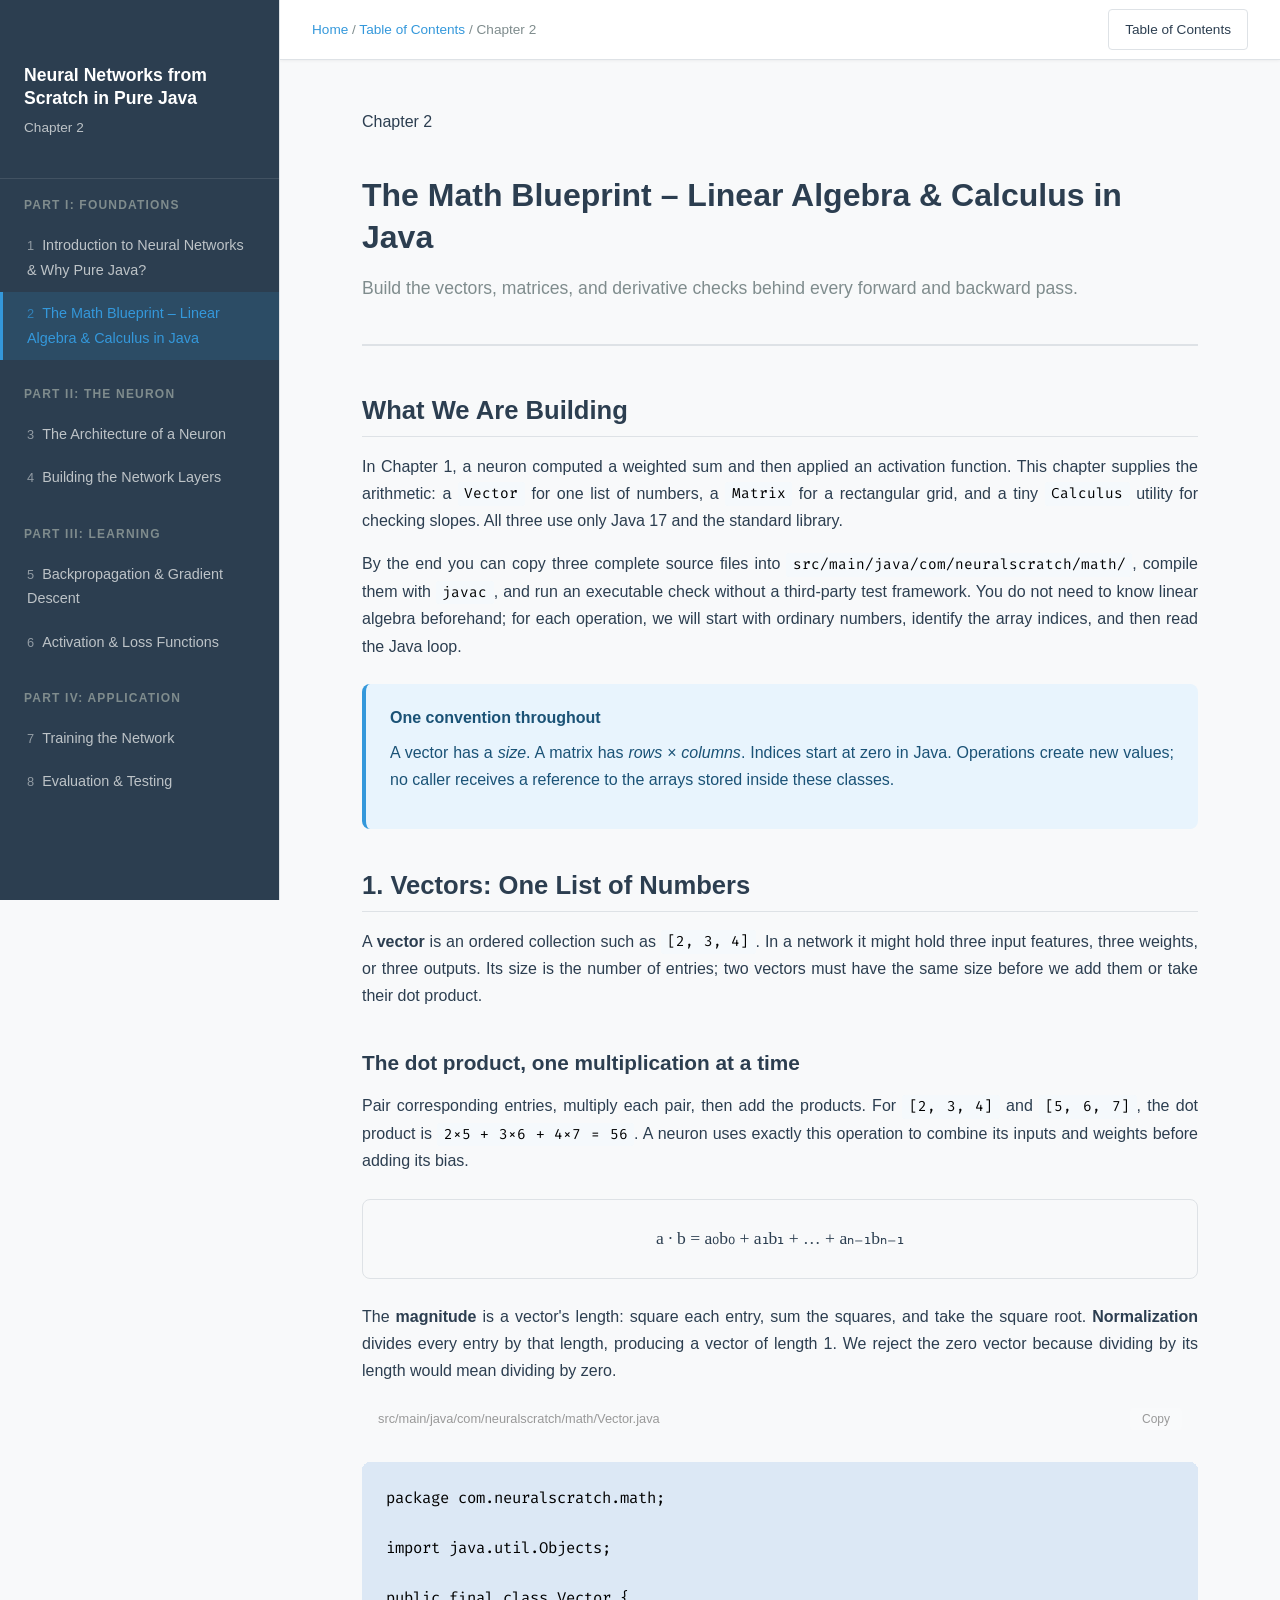
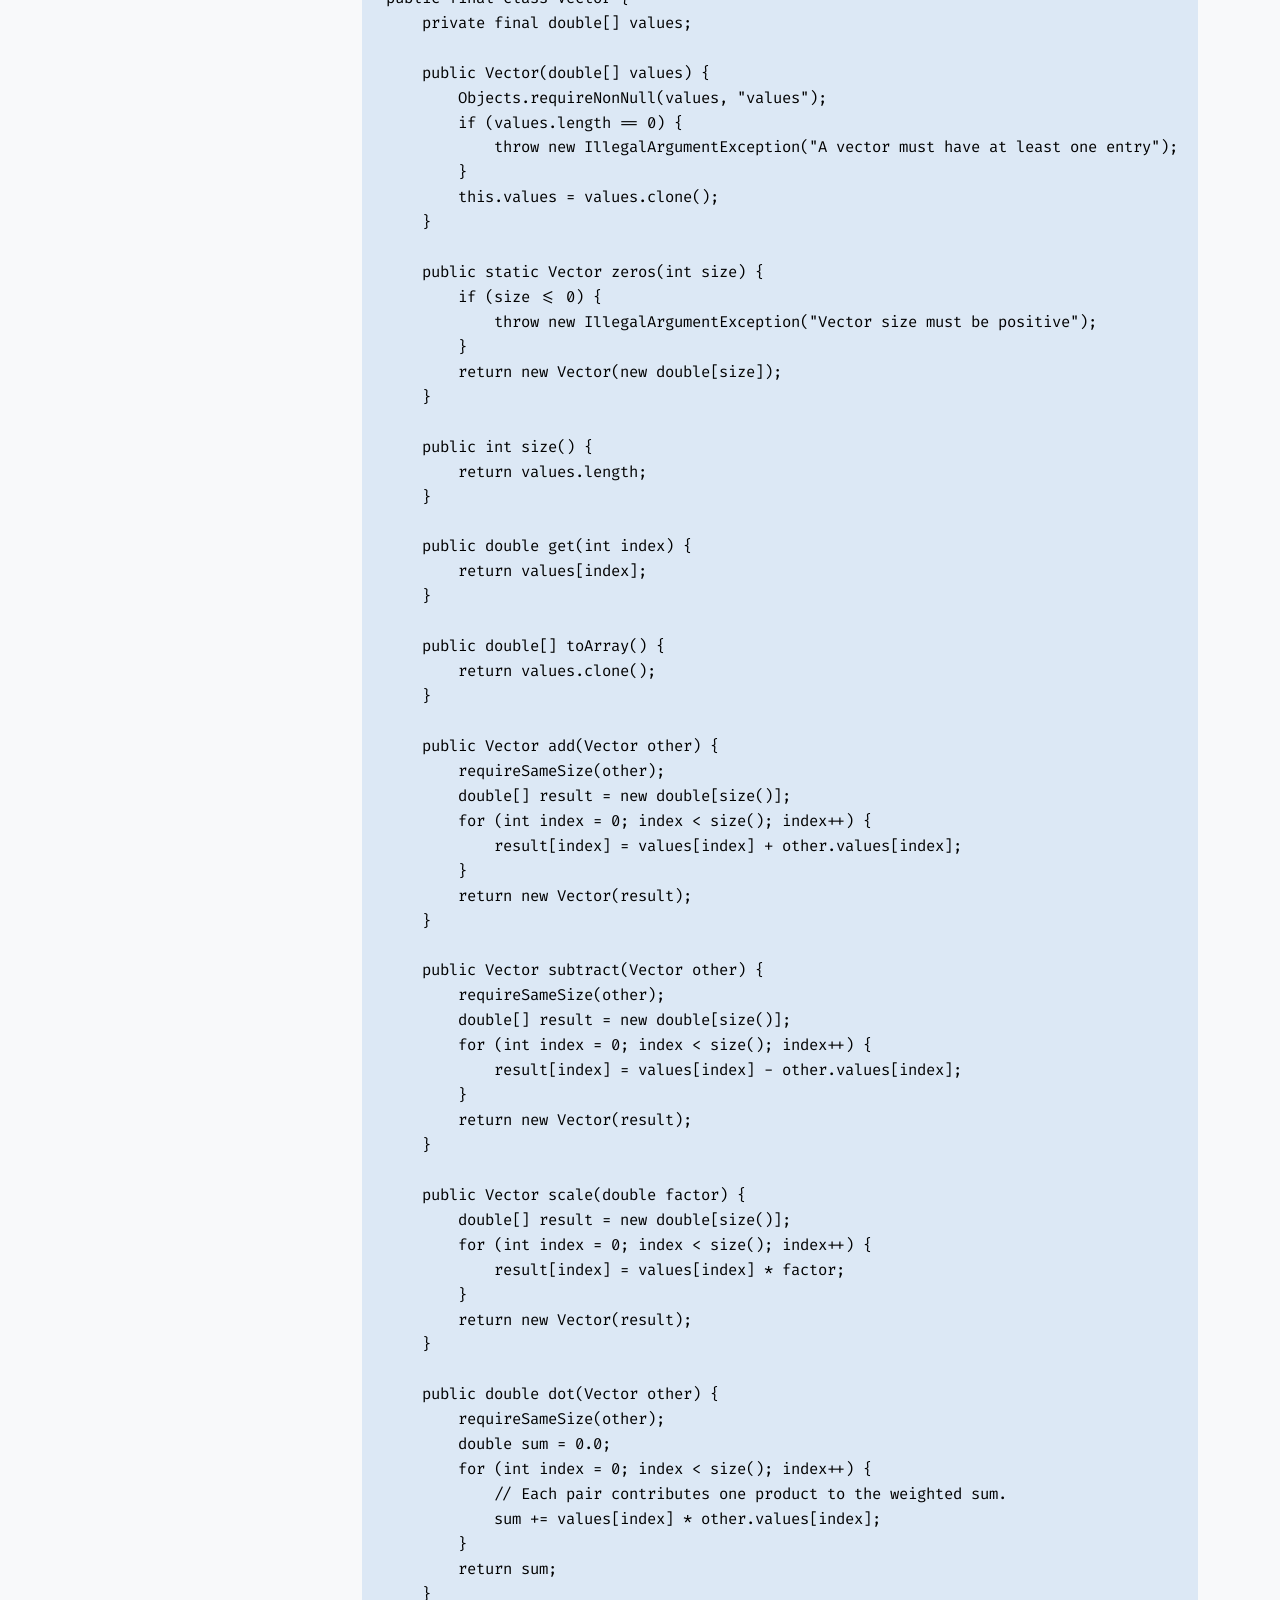
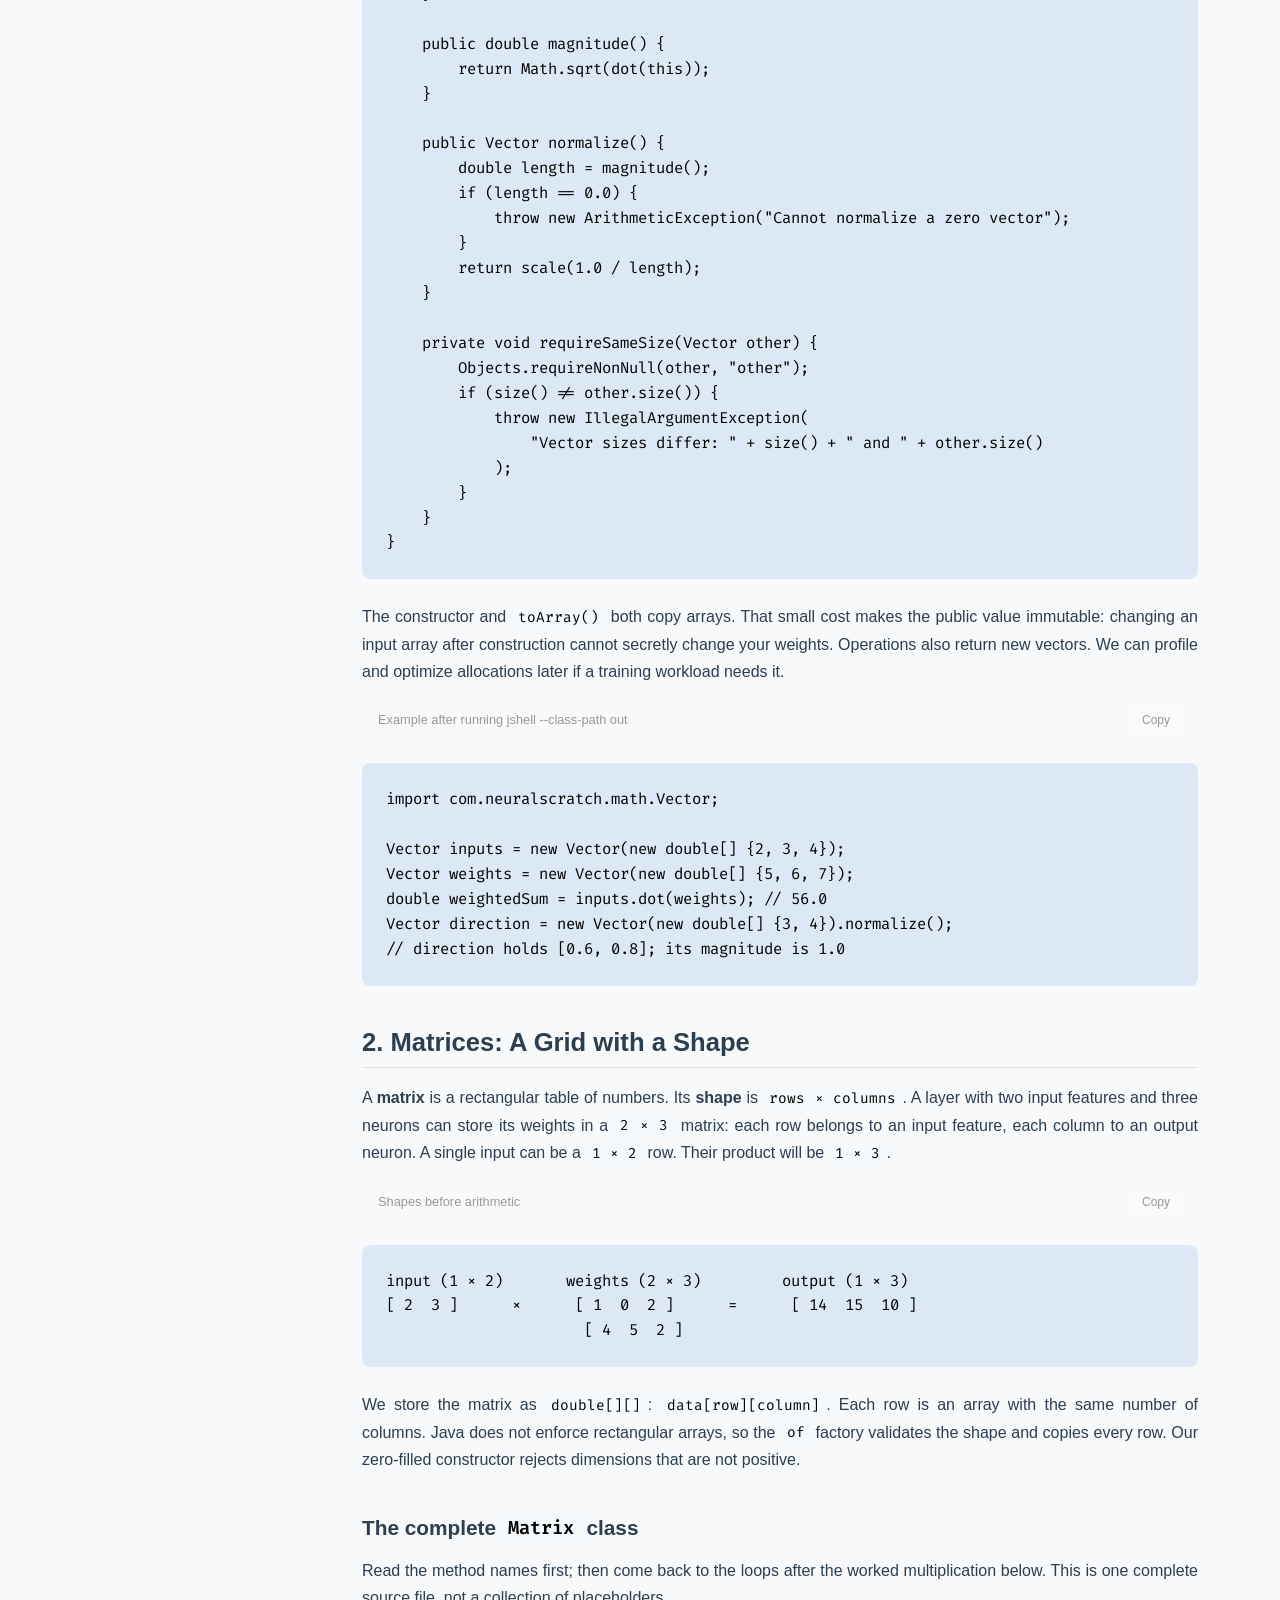
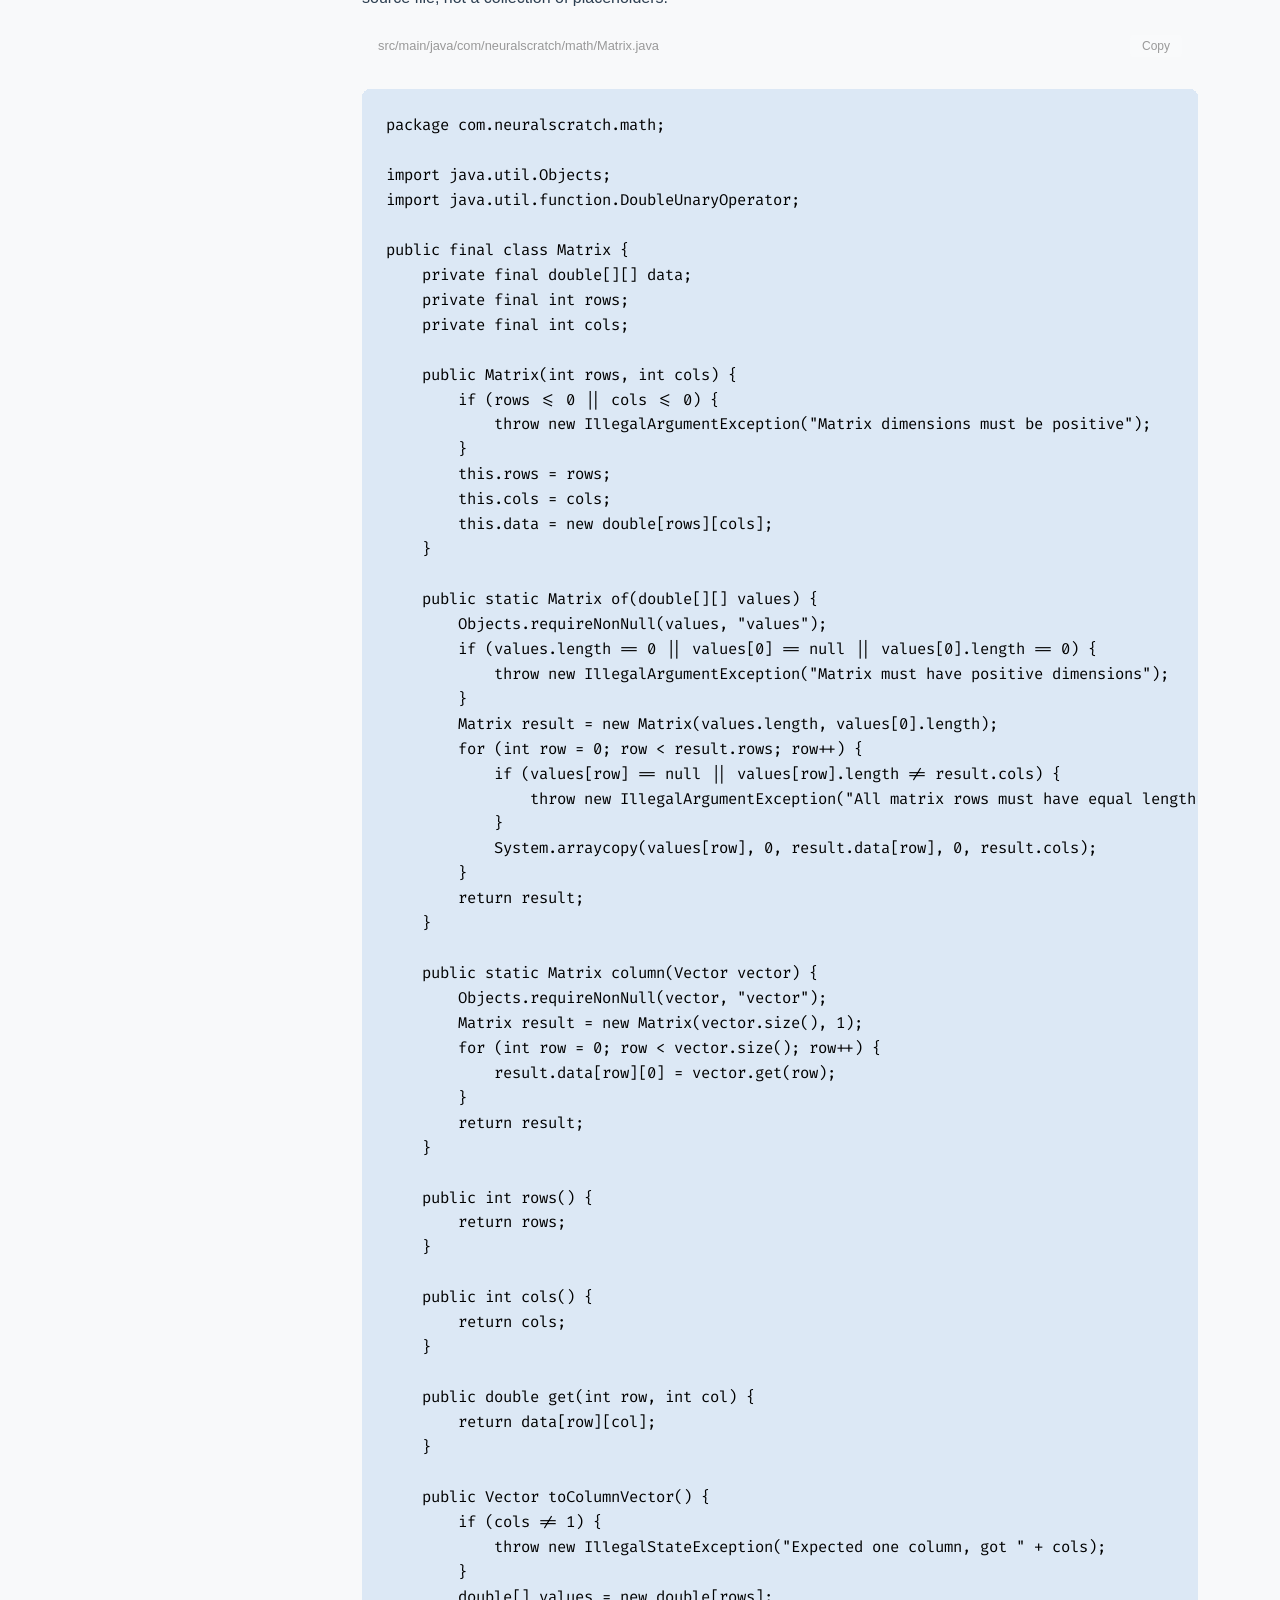
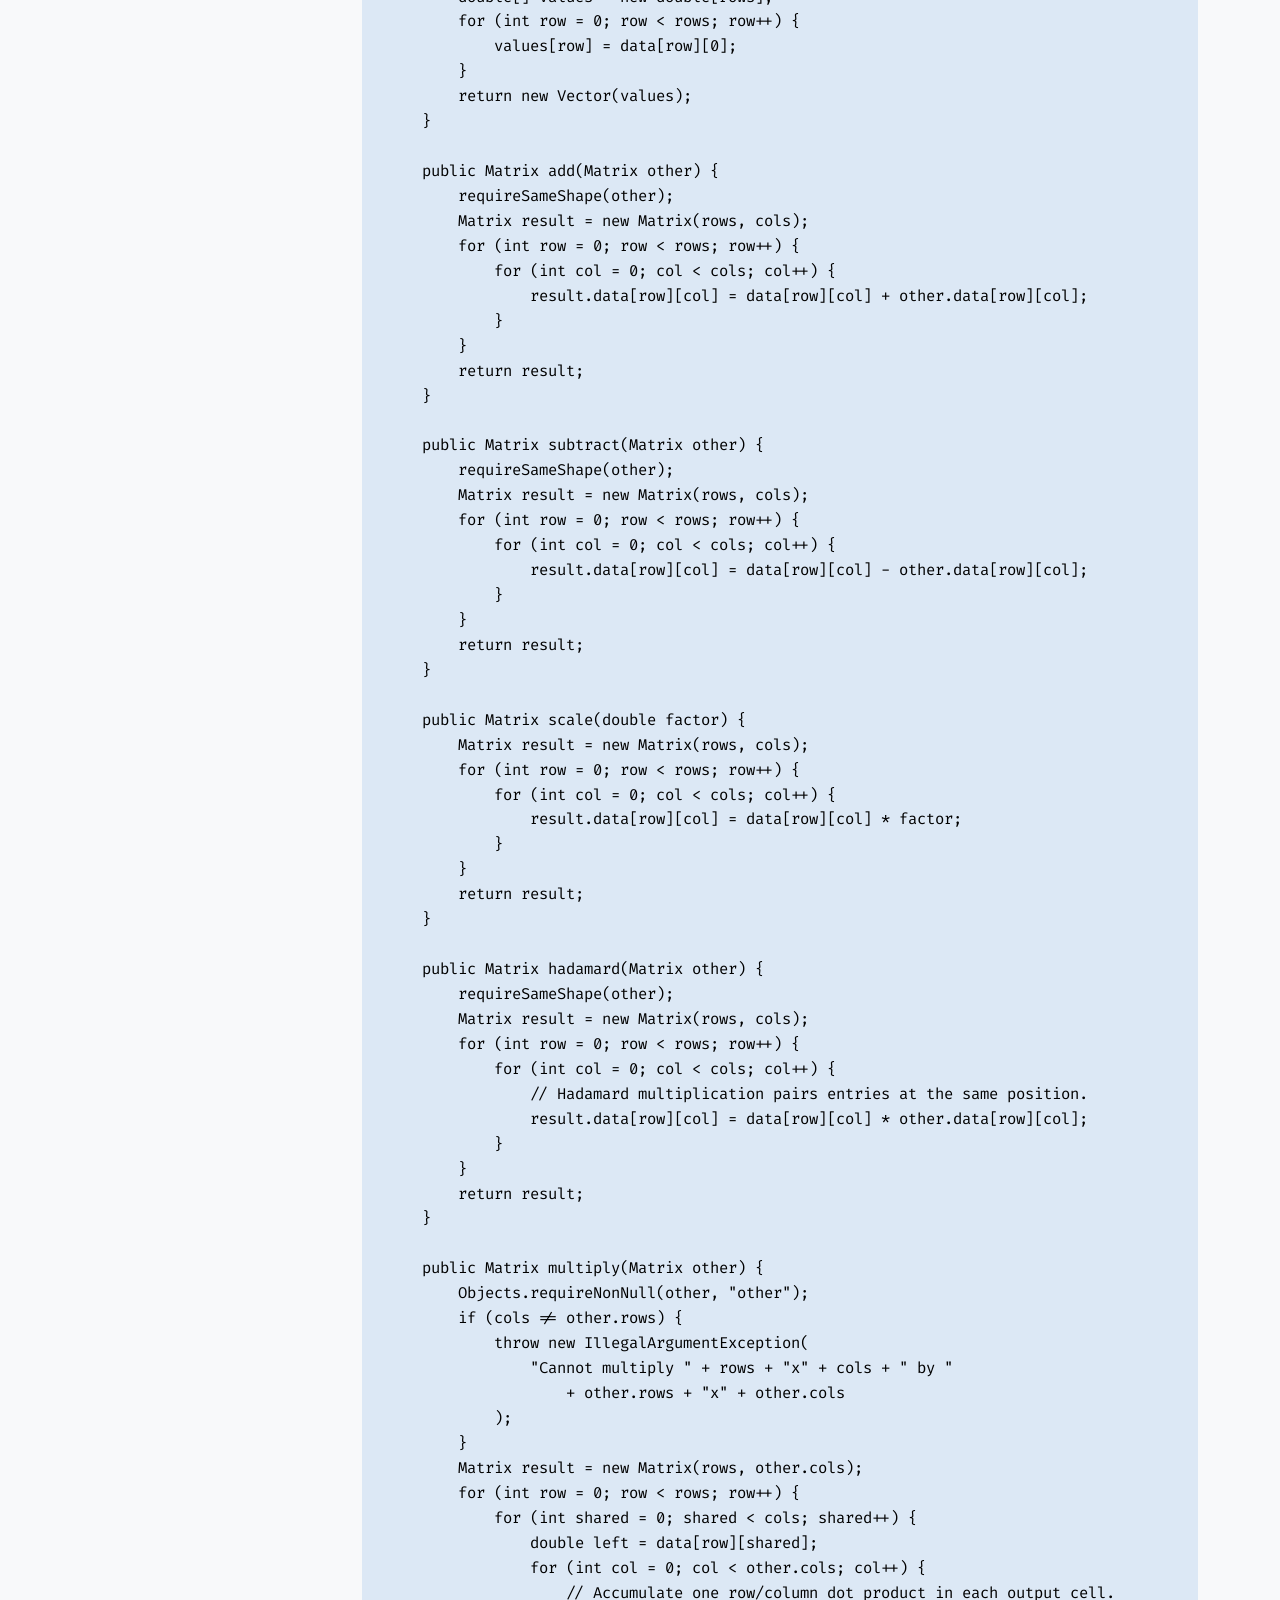
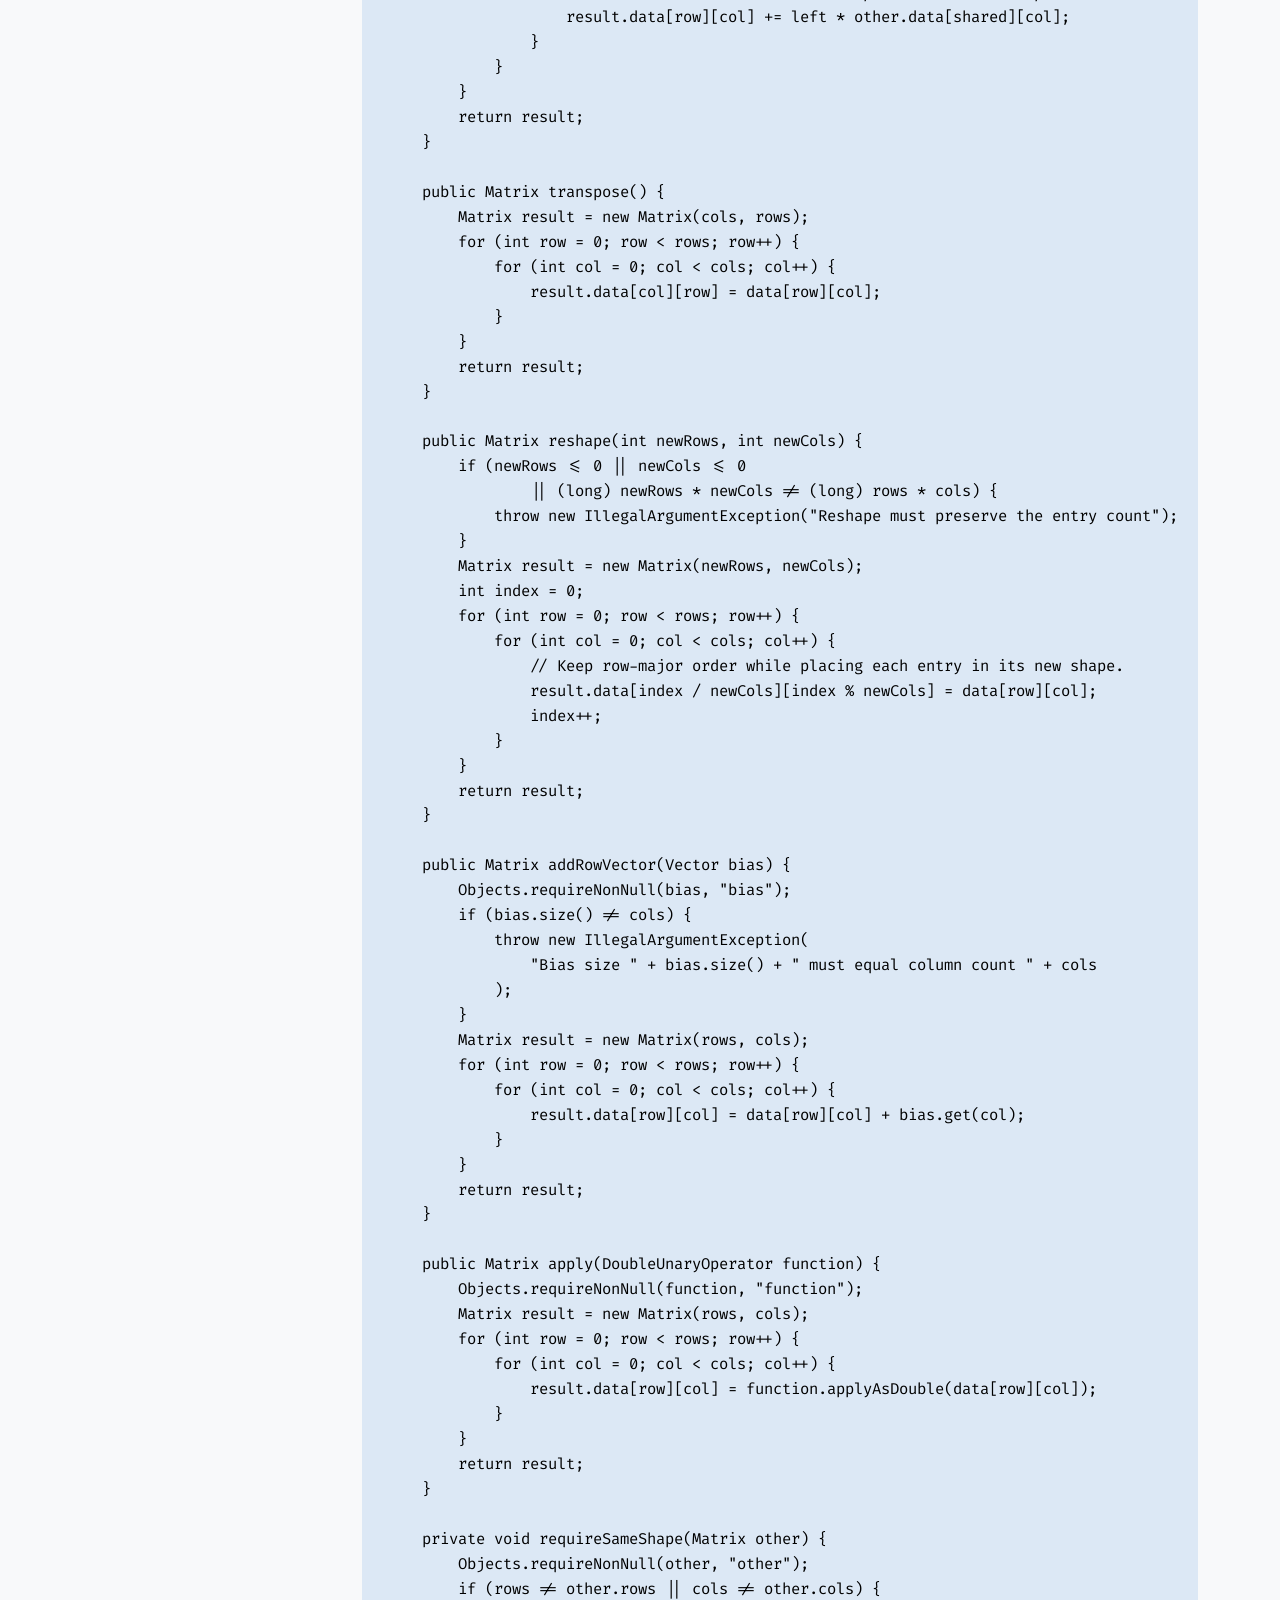
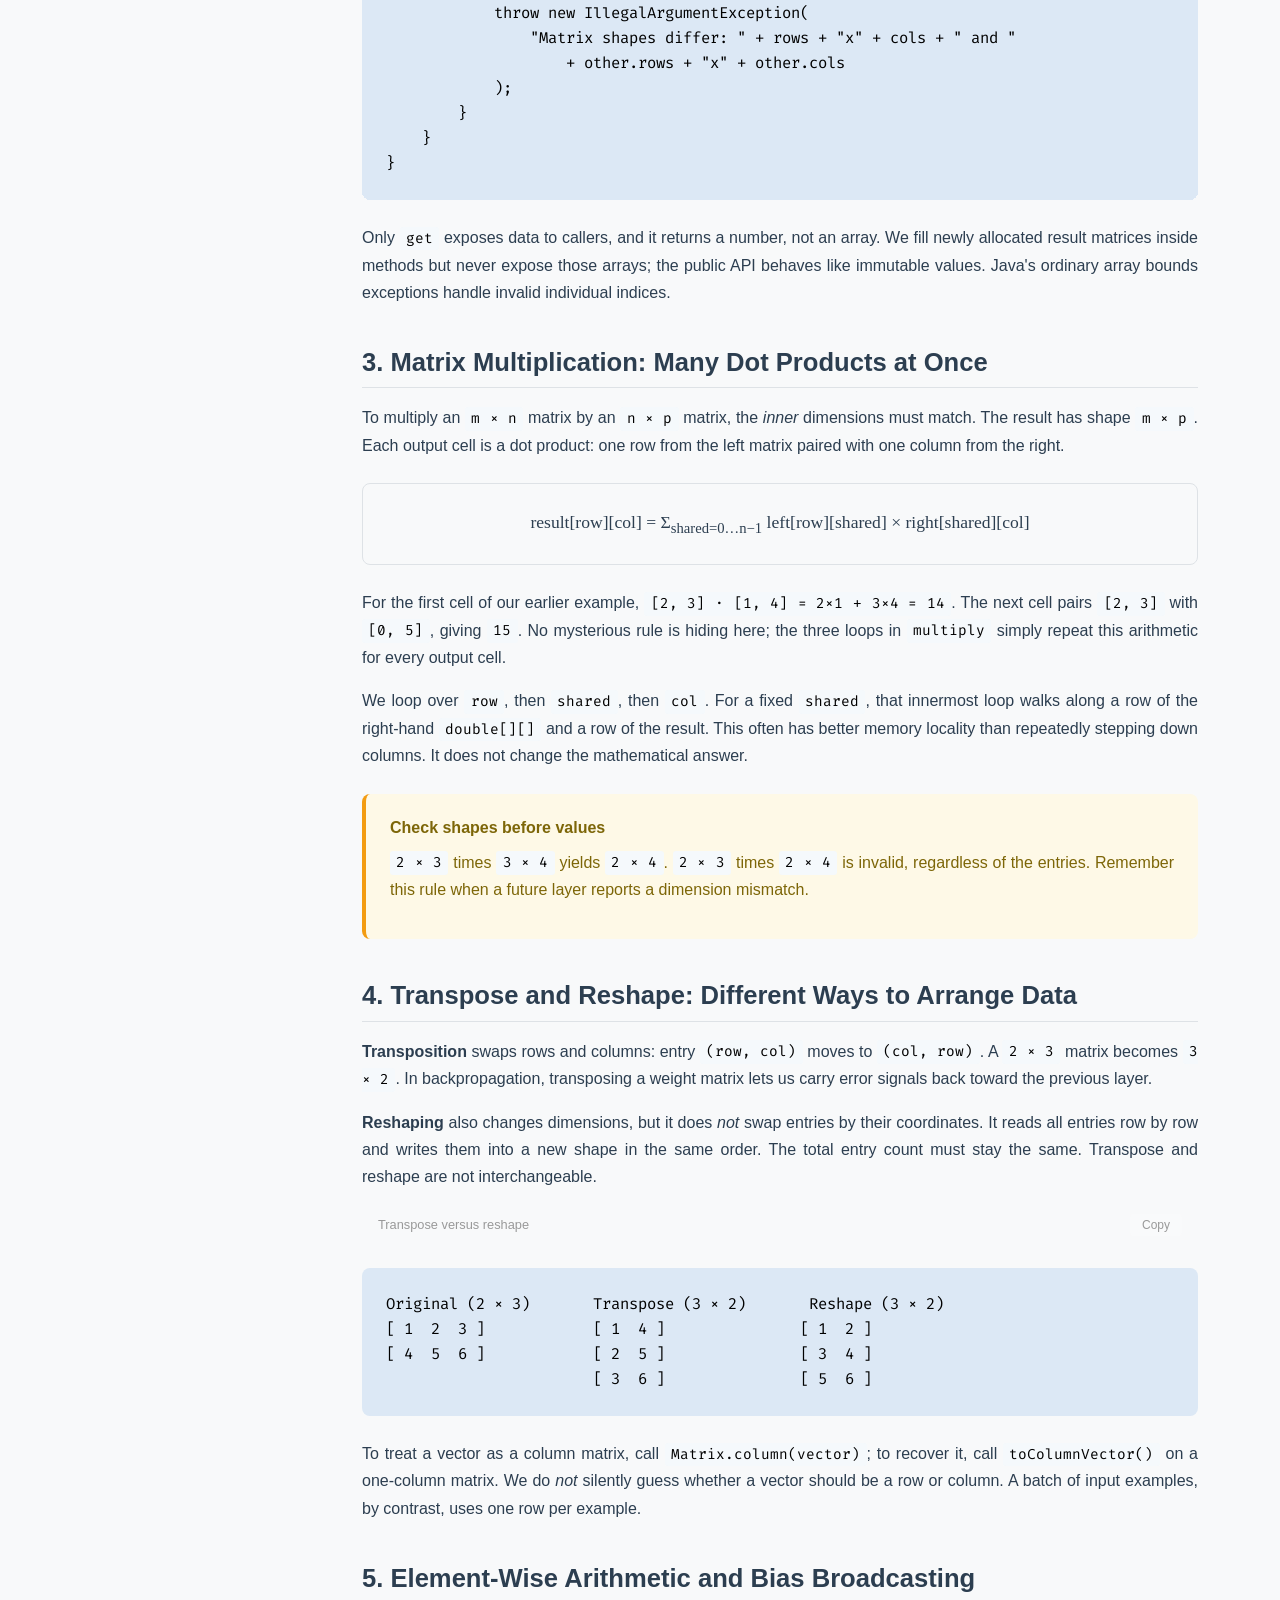
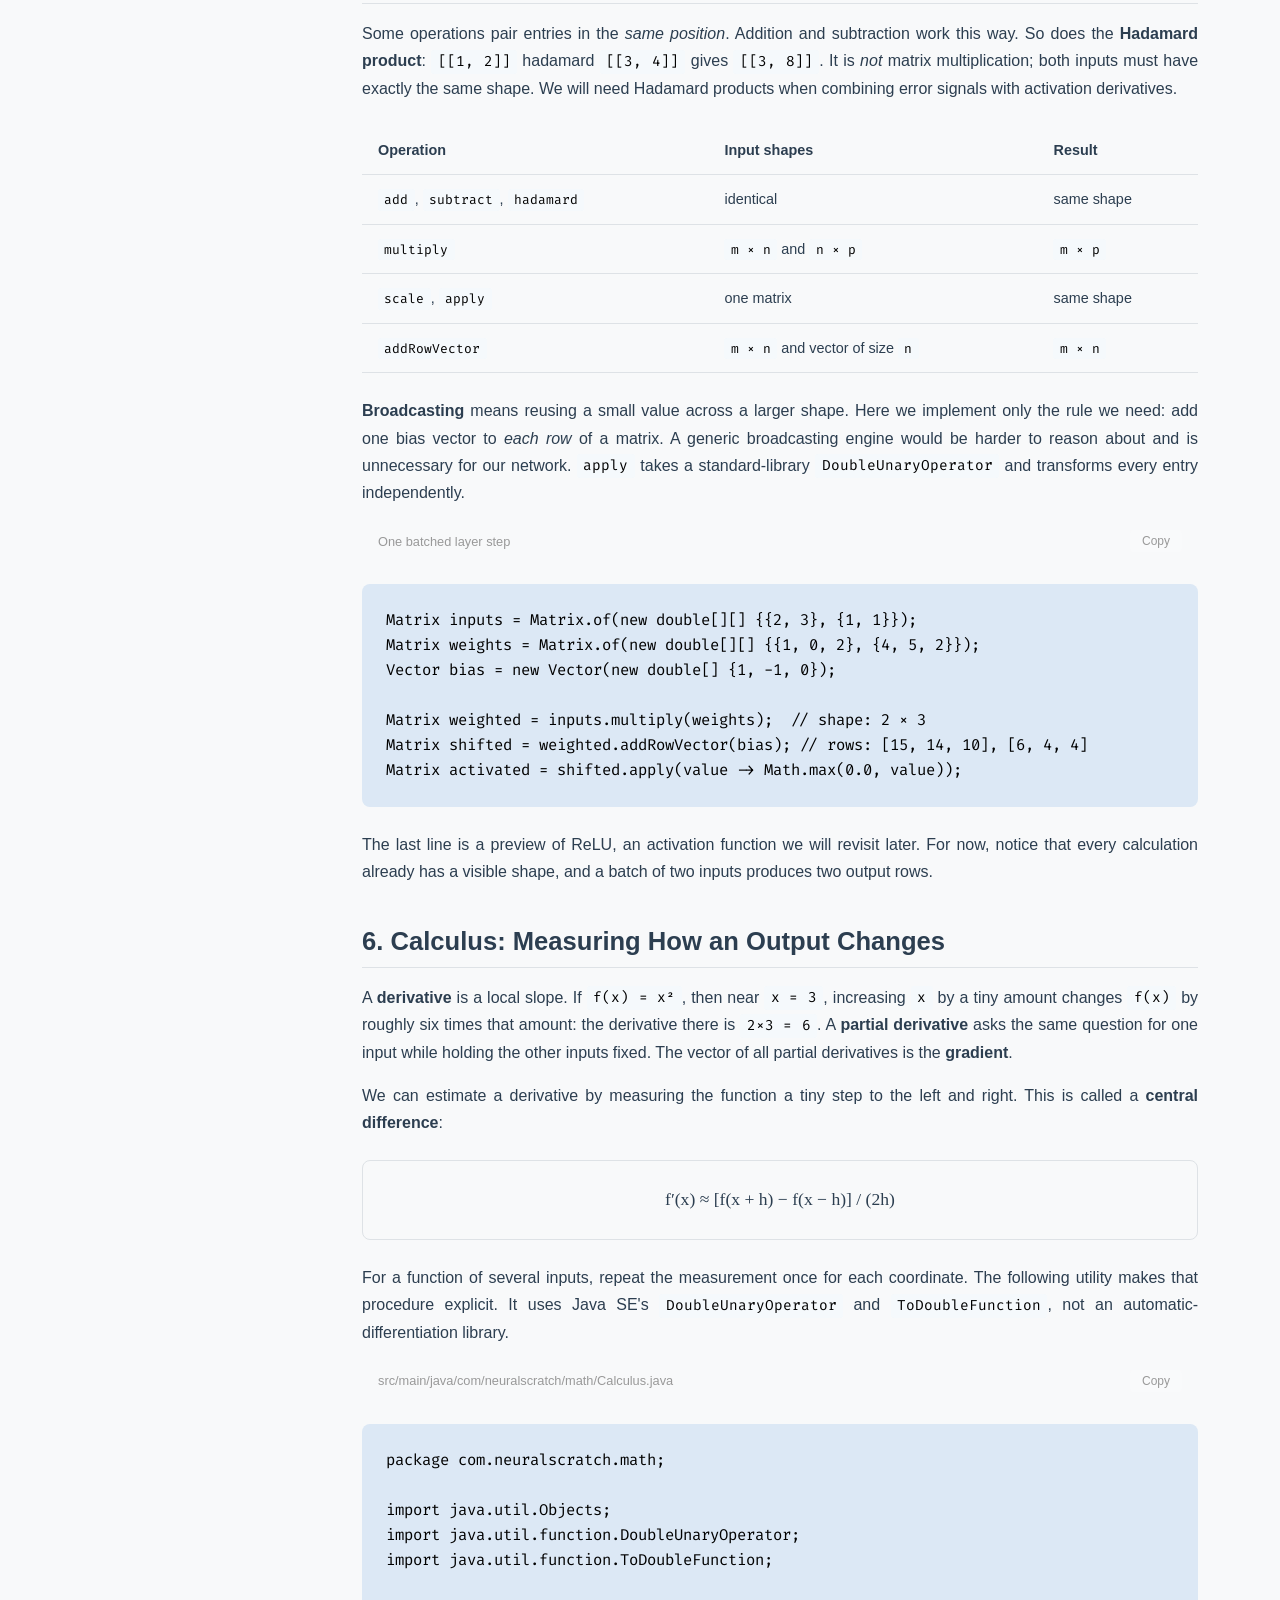
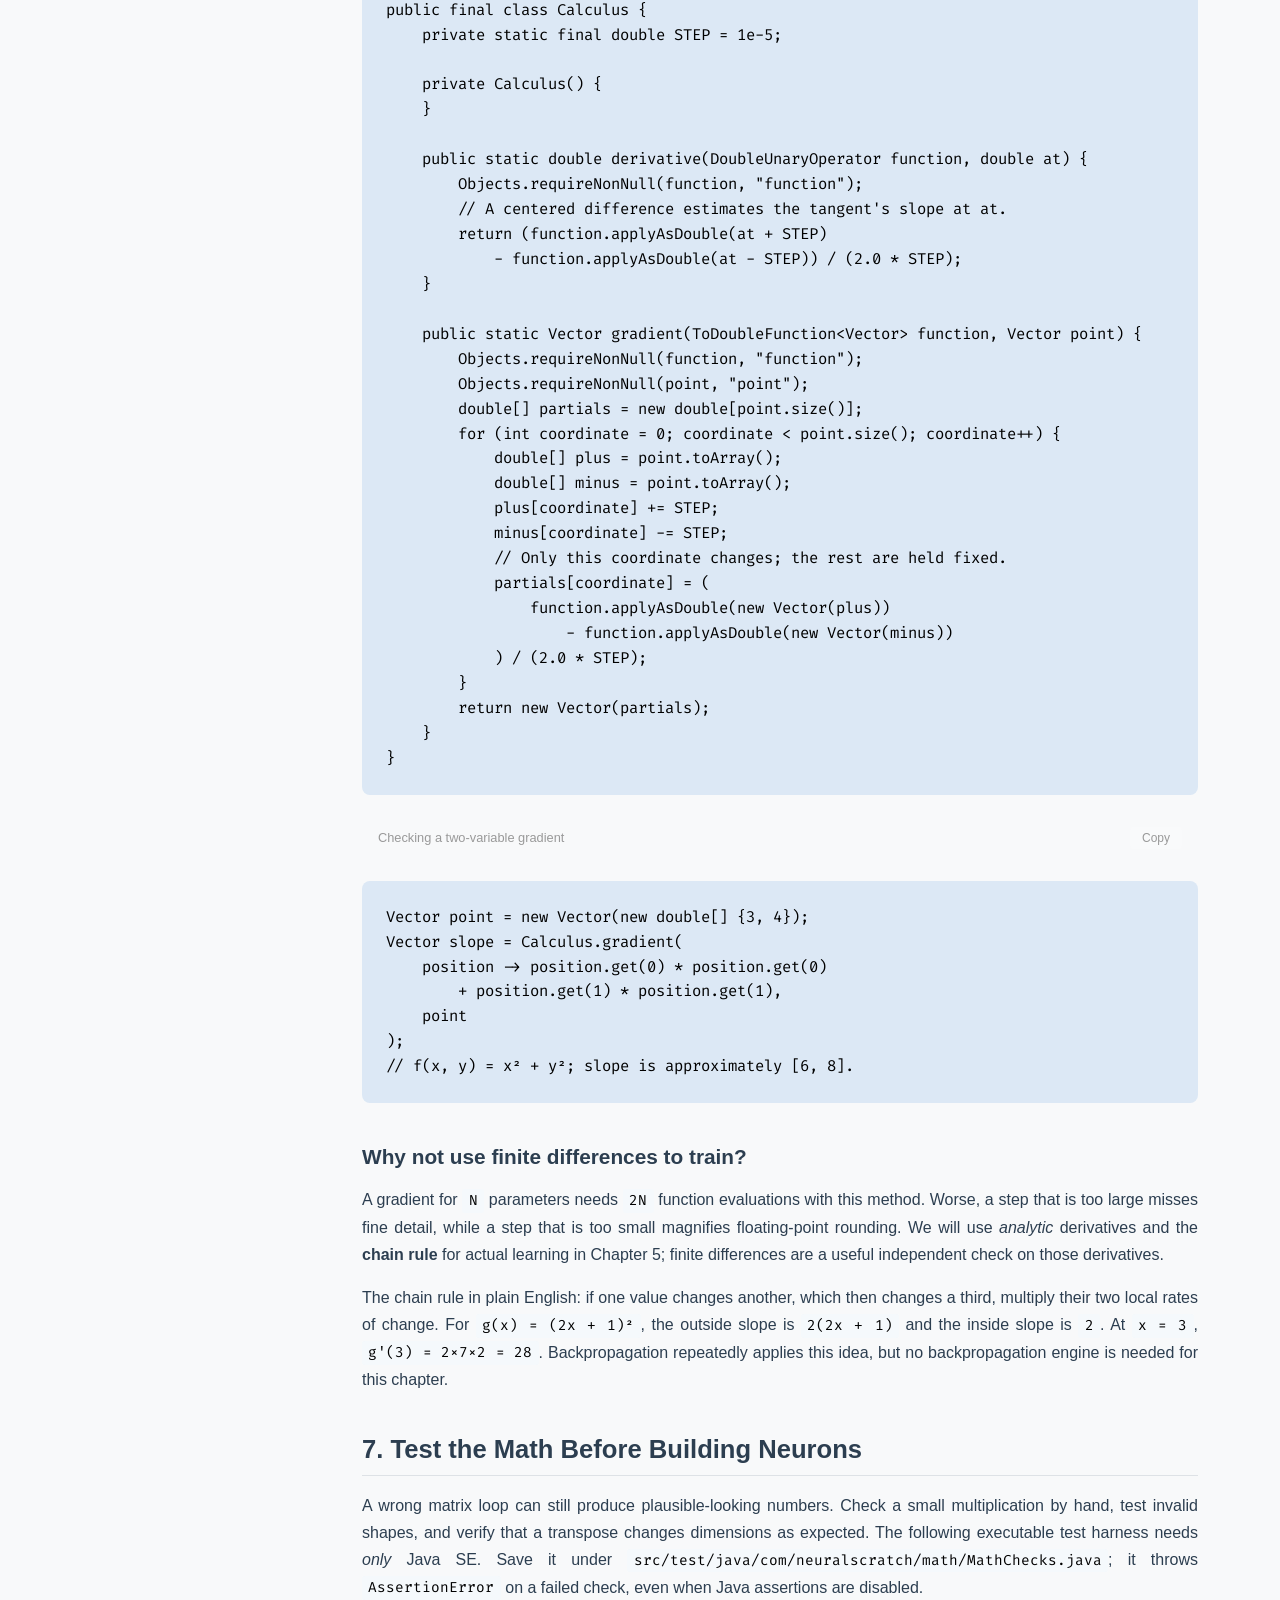
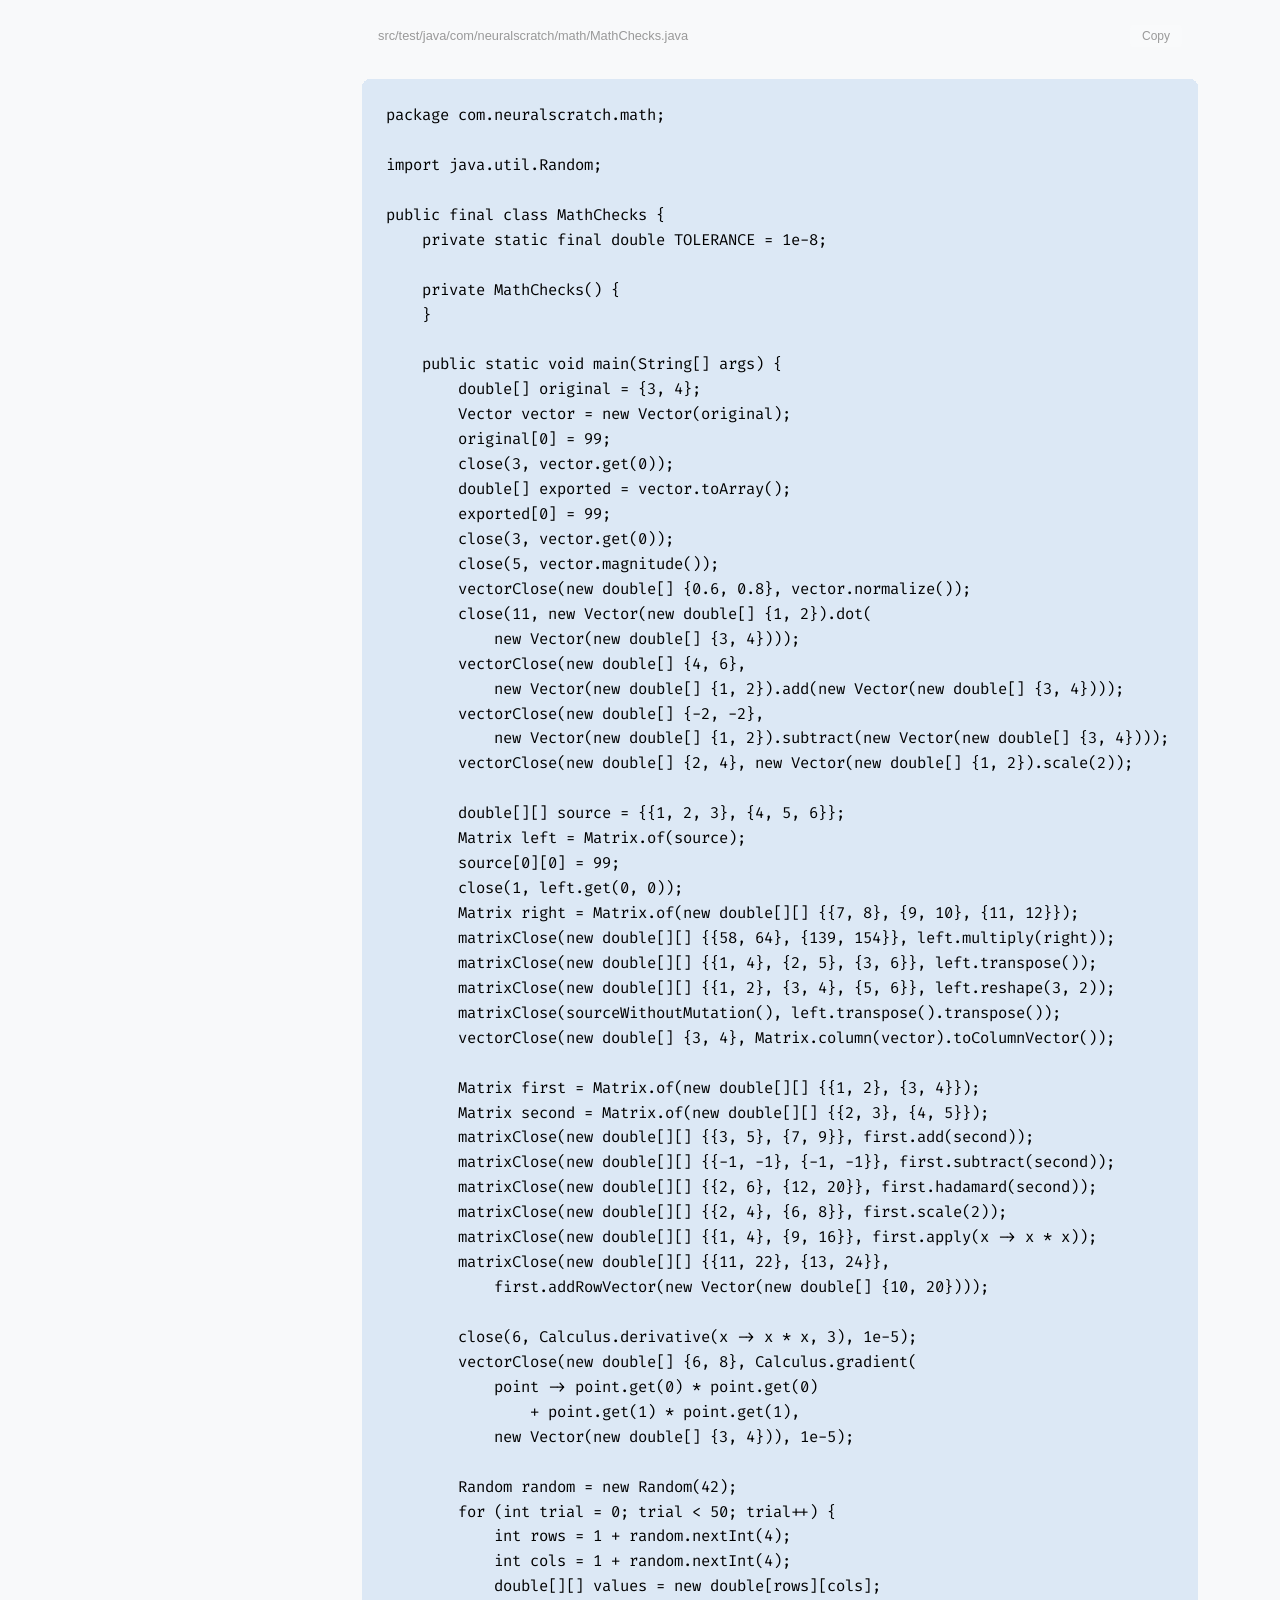
<file: 2/deep-learning-java-book/chapters/chapter2.html>
<!DOCTYPE html>
<html lang="en">
<head>
    <meta charset="UTF-8">
    <meta name="viewport" content="width=device-width, initial-scale=1.0">
    <meta name="description" content="Chapter 2: The Math Blueprint – Linear Algebra &amp; Calculus in Java - Neural Networks from Scratch in Pure Java">
    <title>Chapter 2: The Math Blueprint – Linear Algebra &amp; Calculus in Java | Neural Networks from Scratch in Pure Java</title>
    <link rel="stylesheet" href="../css/style.css">
    <link rel="preconnect" href="https://fonts.googleapis.com">
    <link rel="preconnect" href="https://fonts.gstatic.com" crossorigin>
    <link href="https://fonts.googleapis.com/css2?family=Fira+Code:wght@400;500&family=Inter:wght@400;500;600;700&display=swap" rel="stylesheet">
</head>
<body>
    <aside class="sidebar" role="navigation" aria-label="Book chapters">
        <div class="sidebar-header">
            <h1 class="sidebar-title">Neural Networks from Scratch in Pure Java</h1>
            <p class="sidebar-subtitle">Chapter 2</p>
        </div>
        <nav class="sidebar-nav">
            <div class="nav-part">
                <div class="nav-part-title">Part I: Foundations</div>
                <a href="chapter1.html" class="nav-chapter"><span class="chapter-num">1</span>Introduction to Neural Networks &amp; Why Pure Java?</a>
                <a href="chapter2.html" class="nav-chapter active" aria-current="page"><span class="chapter-num">2</span>The Math Blueprint – Linear Algebra &amp; Calculus in Java</a>
            </div>
            <div class="nav-part">
                <div class="nav-part-title">Part II: The Neuron</div>
                <a href="chapter3.html" class="nav-chapter"><span class="chapter-num">3</span>The Architecture of a Neuron</a>
                <a href="chapter4.html" class="nav-chapter"><span class="chapter-num">4</span>Building the Network Layers</a>
            </div>
            <div class="nav-part">
                <div class="nav-part-title">Part III: Learning</div>
                <a href="chapter5.html" class="nav-chapter"><span class="chapter-num">5</span>Backpropagation &amp; Gradient Descent</a>
                <a href="chapter6.html" class="nav-chapter"><span class="chapter-num">6</span>Activation &amp; Loss Functions</a>
            </div>
            <div class="nav-part">
                <div class="nav-part-title">Part IV: Application</div>
                <a href="chapter7.html" class="nav-chapter"><span class="chapter-num">7</span>Training the Network</a>
                <a href="chapter8.html" class="nav-chapter"><span class="chapter-num">8</span>Evaluation &amp; Testing</a>
            </div>
        </nav>
    </aside>

    <main class="main-content" role="main">
        <header class="top-header" role="banner">
            <div class="header-left">
                <button class="menu-toggle" aria-label="Toggle navigation menu" aria-expanded="false">☰</button>
                <nav class="breadcrumb" aria-label="Breadcrumb">
                    <a href="../index.html">Home</a> / <a href="toc.html">Table of Contents</a> / <span>Chapter 2</span>
                </nav>
            </div>
            <div class="header-right">
                <a href="toc.html" class="btn btn-secondary">Table of Contents</a>
            </div>
        </header>

        <div class="chapter-container">
            <article class="chapter-content">
                <header class="chapter-header">
                    <span class="chapter-badge">Chapter 2</span>
                    <h1>The Math Blueprint – Linear Algebra &amp; Calculus in Java</h1>
                    <p class="chapter-subtitle">Build the vectors, matrices, and derivative checks behind every forward and backward pass.</p>
                </header>

                <section id="our-plan">
                    <h2>What We Are Building</h2>
                    <p>In Chapter 1, a neuron computed a weighted sum and then applied an activation function. This chapter supplies the arithmetic: a <code>Vector</code> for one list of numbers, a <code>Matrix</code> for a rectangular grid, and a tiny <code>Calculus</code> utility for checking slopes. All three use only Java 17 and the standard library.</p>
                    <p>By the end you can copy three complete source files into <code>src/main/java/com/neuralscratch/math/</code>, compile them with <code>javac</code>, and run an executable check without a third-party test framework. You do not need to know linear algebra beforehand; for each operation, we will start with ordinary numbers, identify the array indices, and then read the Java loop.</p>
                    <div class="callout callout-info">
                        <div class="callout-title">One convention throughout</div>
                        <p>A vector has a <em>size</em>. A matrix has <em>rows × columns</em>. Indices start at zero in Java. Operations create new values; no caller receives a reference to the arrays stored inside these classes.</p>
                    </div>
                </section>

                <section id="vectors">
                    <h2>1. Vectors: One List of Numbers</h2>
                    <p>A <strong>vector</strong> is an ordered collection such as <code>[2, 3, 4]</code>. In a network it might hold three input features, three weights, or three outputs. Its size is the number of entries; two vectors must have the same size before we add them or take their dot product.</p>
                    <h3>The dot product, one multiplication at a time</h3>
                    <p>Pair corresponding entries, multiply each pair, then add the products. For <code>[2, 3, 4]</code> and <code>[5, 6, 7]</code>, the dot product is <code>2×5 + 3×6 + 4×7 = 56</code>. A neuron uses exactly this operation to combine its inputs and weights before adding its bias.</p>
                    <div class="math-block">a · b = a₀b₀ + a₁b₁ + … + aₙ₋₁bₙ₋₁</div>
                    <p>The <strong>magnitude</strong> is a vector's length: square each entry, sum the squares, and take the square root. <strong>Normalization</strong> divides every entry by that length, producing a vector of length 1. We reject the zero vector because dividing by its length would mean dividing by zero.</p>
                    <div class="code-block">
                        <div class="code-header"><span class="code-lang">src/main/java/com/neuralscratch/math/Vector.java</span><button class="copy-btn" type="button">Copy</button></div>
                        <pre><code class="language-java">package com.neuralscratch.math;

import java.util.Objects;

public final class Vector {
    private final double[] values;

    public Vector(double[] values) {
        Objects.requireNonNull(values, "values");
        if (values.length == 0) {
            throw new IllegalArgumentException("A vector must have at least one entry");
        }
        this.values = values.clone();
    }

    public static Vector zeros(int size) {
        if (size &lt;= 0) {
            throw new IllegalArgumentException("Vector size must be positive");
        }
        return new Vector(new double[size]);
    }

    public int size() {
        return values.length;
    }

    public double get(int index) {
        return values[index];
    }

    public double[] toArray() {
        return values.clone();
    }

    public Vector add(Vector other) {
        requireSameSize(other);
        double[] result = new double[size()];
        for (int index = 0; index &lt; size(); index++) {
            result[index] = values[index] + other.values[index];
        }
        return new Vector(result);
    }

    public Vector subtract(Vector other) {
        requireSameSize(other);
        double[] result = new double[size()];
        for (int index = 0; index &lt; size(); index++) {
            result[index] = values[index] - other.values[index];
        }
        return new Vector(result);
    }

    public Vector scale(double factor) {
        double[] result = new double[size()];
        for (int index = 0; index &lt; size(); index++) {
            result[index] = values[index] * factor;
        }
        return new Vector(result);
    }

    public double dot(Vector other) {
        requireSameSize(other);
        double sum = 0.0;
        for (int index = 0; index &lt; size(); index++) {
            // Each pair contributes one product to the weighted sum.
            sum += values[index] * other.values[index];
        }
        return sum;
    }

    public double magnitude() {
        return Math.sqrt(dot(this));
    }

    public Vector normalize() {
        double length = magnitude();
        if (length == 0.0) {
            throw new ArithmeticException("Cannot normalize a zero vector");
        }
        return scale(1.0 / length);
    }

    private void requireSameSize(Vector other) {
        Objects.requireNonNull(other, "other");
        if (size() != other.size()) {
            throw new IllegalArgumentException(
                "Vector sizes differ: " + size() + " and " + other.size()
            );
        }
    }
}</code></pre>
                    </div>
                    <p>The constructor and <code>toArray()</code> both copy arrays. That small cost makes the public value immutable: changing an input array after construction cannot secretly change your weights. Operations also return new vectors. We can profile and optimize allocations later if a training workload needs it.</p>
                    <div class="code-block">
                        <div class="code-header"><span class="code-lang">Example after running jshell --class-path out</span><button class="copy-btn" type="button">Copy</button></div>
                        <pre><code class="language-java">import com.neuralscratch.math.Vector;

Vector inputs = new Vector(new double[] {2, 3, 4});
Vector weights = new Vector(new double[] {5, 6, 7});
double weightedSum = inputs.dot(weights); // 56.0
Vector direction = new Vector(new double[] {3, 4}).normalize();
// direction holds [0.6, 0.8]; its magnitude is 1.0</code></pre>
                    </div>
                </section>

                <section id="matrices">
                    <h2>2. Matrices: A Grid with a Shape</h2>
                    <p>A <strong>matrix</strong> is a rectangular table of numbers. Its <strong>shape</strong> is <code>rows × columns</code>. A layer with two input features and three neurons can store its weights in a <code>2 × 3</code> matrix: each row belongs to an input feature, each column to an output neuron. A single input can be a <code>1 × 2</code> row. Their product will be <code>1 × 3</code>.</p>
                    <div class="code-block">
                        <div class="code-header"><span class="code-lang">Shapes before arithmetic</span><button class="copy-btn" type="button">Copy</button></div>
                        <pre><code class="language-text">input (1 × 2)       weights (2 × 3)         output (1 × 3)
[ 2  3 ]      ×      [ 1  0  2 ]      =      [ 14  15  10 ]
                      [ 4  5  2 ]</code></pre>
                    </div>
                    <p>We store the matrix as <code>double[][]</code>: <code>data[row][column]</code>. Each row is an array with the same number of columns. Java does not enforce rectangular arrays, so the <code>of</code> factory validates the shape and copies every row. Our zero-filled constructor rejects dimensions that are not positive.</p>
                    <h3>The complete <code>Matrix</code> class</h3>
                    <p>Read the method names first; then come back to the loops after the worked multiplication below. This is one complete source file, not a collection of placeholders.</p>
                    <div class="code-block">
                        <div class="code-header"><span class="code-lang">src/main/java/com/neuralscratch/math/Matrix.java</span><button class="copy-btn" type="button">Copy</button></div>
                        <pre><code class="language-java">package com.neuralscratch.math;

import java.util.Objects;
import java.util.function.DoubleUnaryOperator;

public final class Matrix {
    private final double[][] data;
    private final int rows;
    private final int cols;

    public Matrix(int rows, int cols) {
        if (rows &lt;= 0 || cols &lt;= 0) {
            throw new IllegalArgumentException("Matrix dimensions must be positive");
        }
        this.rows = rows;
        this.cols = cols;
        this.data = new double[rows][cols];
    }

    public static Matrix of(double[][] values) {
        Objects.requireNonNull(values, "values");
        if (values.length == 0 || values[0] == null || values[0].length == 0) {
            throw new IllegalArgumentException("Matrix must have positive dimensions");
        }
        Matrix result = new Matrix(values.length, values[0].length);
        for (int row = 0; row &lt; result.rows; row++) {
            if (values[row] == null || values[row].length != result.cols) {
                throw new IllegalArgumentException("All matrix rows must have equal length");
            }
            System.arraycopy(values[row], 0, result.data[row], 0, result.cols);
        }
        return result;
    }

    public static Matrix column(Vector vector) {
        Objects.requireNonNull(vector, "vector");
        Matrix result = new Matrix(vector.size(), 1);
        for (int row = 0; row &lt; vector.size(); row++) {
            result.data[row][0] = vector.get(row);
        }
        return result;
    }

    public int rows() {
        return rows;
    }

    public int cols() {
        return cols;
    }

    public double get(int row, int col) {
        return data[row][col];
    }

    public Vector toColumnVector() {
        if (cols != 1) {
            throw new IllegalStateException("Expected one column, got " + cols);
        }
        double[] values = new double[rows];
        for (int row = 0; row &lt; rows; row++) {
            values[row] = data[row][0];
        }
        return new Vector(values);
    }

    public Matrix add(Matrix other) {
        requireSameShape(other);
        Matrix result = new Matrix(rows, cols);
        for (int row = 0; row &lt; rows; row++) {
            for (int col = 0; col &lt; cols; col++) {
                result.data[row][col] = data[row][col] + other.data[row][col];
            }
        }
        return result;
    }

    public Matrix subtract(Matrix other) {
        requireSameShape(other);
        Matrix result = new Matrix(rows, cols);
        for (int row = 0; row &lt; rows; row++) {
            for (int col = 0; col &lt; cols; col++) {
                result.data[row][col] = data[row][col] - other.data[row][col];
            }
        }
        return result;
    }

    public Matrix scale(double factor) {
        Matrix result = new Matrix(rows, cols);
        for (int row = 0; row &lt; rows; row++) {
            for (int col = 0; col &lt; cols; col++) {
                result.data[row][col] = data[row][col] * factor;
            }
        }
        return result;
    }

    public Matrix hadamard(Matrix other) {
        requireSameShape(other);
        Matrix result = new Matrix(rows, cols);
        for (int row = 0; row &lt; rows; row++) {
            for (int col = 0; col &lt; cols; col++) {
                // Hadamard multiplication pairs entries at the same position.
                result.data[row][col] = data[row][col] * other.data[row][col];
            }
        }
        return result;
    }

    public Matrix multiply(Matrix other) {
        Objects.requireNonNull(other, "other");
        if (cols != other.rows) {
            throw new IllegalArgumentException(
                "Cannot multiply " + rows + "x" + cols + " by "
                    + other.rows + "x" + other.cols
            );
        }
        Matrix result = new Matrix(rows, other.cols);
        for (int row = 0; row &lt; rows; row++) {
            for (int shared = 0; shared &lt; cols; shared++) {
                double left = data[row][shared];
                for (int col = 0; col &lt; other.cols; col++) {
                    // Accumulate one row/column dot product in each output cell.
                    result.data[row][col] += left * other.data[shared][col];
                }
            }
        }
        return result;
    }

    public Matrix transpose() {
        Matrix result = new Matrix(cols, rows);
        for (int row = 0; row &lt; rows; row++) {
            for (int col = 0; col &lt; cols; col++) {
                result.data[col][row] = data[row][col];
            }
        }
        return result;
    }

    public Matrix reshape(int newRows, int newCols) {
        if (newRows &lt;= 0 || newCols &lt;= 0
                || (long) newRows * newCols != (long) rows * cols) {
            throw new IllegalArgumentException("Reshape must preserve the entry count");
        }
        Matrix result = new Matrix(newRows, newCols);
        int index = 0;
        for (int row = 0; row &lt; rows; row++) {
            for (int col = 0; col &lt; cols; col++) {
                // Keep row-major order while placing each entry in its new shape.
                result.data[index / newCols][index % newCols] = data[row][col];
                index++;
            }
        }
        return result;
    }

    public Matrix addRowVector(Vector bias) {
        Objects.requireNonNull(bias, "bias");
        if (bias.size() != cols) {
            throw new IllegalArgumentException(
                "Bias size " + bias.size() + " must equal column count " + cols
            );
        }
        Matrix result = new Matrix(rows, cols);
        for (int row = 0; row &lt; rows; row++) {
            for (int col = 0; col &lt; cols; col++) {
                result.data[row][col] = data[row][col] + bias.get(col);
            }
        }
        return result;
    }

    public Matrix apply(DoubleUnaryOperator function) {
        Objects.requireNonNull(function, "function");
        Matrix result = new Matrix(rows, cols);
        for (int row = 0; row &lt; rows; row++) {
            for (int col = 0; col &lt; cols; col++) {
                result.data[row][col] = function.applyAsDouble(data[row][col]);
            }
        }
        return result;
    }

    private void requireSameShape(Matrix other) {
        Objects.requireNonNull(other, "other");
        if (rows != other.rows || cols != other.cols) {
            throw new IllegalArgumentException(
                "Matrix shapes differ: " + rows + "x" + cols + " and "
                    + other.rows + "x" + other.cols
            );
        }
    }
}</code></pre>
                    </div>
                    <p>Only <code>get</code> exposes data to callers, and it returns a number, not an array. We fill newly allocated result matrices inside methods but never expose those arrays; the public API behaves like immutable values. Java's ordinary array bounds exceptions handle invalid individual indices.</p>
                </section>

                <section id="matrix-multiplication">
                    <h2>3. Matrix Multiplication: Many Dot Products at Once</h2>
                    <p>To multiply an <code>m × n</code> matrix by an <code>n × p</code> matrix, the <em>inner</em> dimensions must match. The result has shape <code>m × p</code>. Each output cell is a dot product: one row from the left matrix paired with one column from the right.</p>
                    <div class="math-block">result[row][col] = Σ<sub>shared=0…n−1</sub> left[row][shared] × right[shared][col]</div>
                    <p>For the first cell of our earlier example, <code>[2, 3] · [1, 4] = 2×1 + 3×4 = 14</code>. The next cell pairs <code>[2, 3]</code> with <code>[0, 5]</code>, giving <code>15</code>. No mysterious rule is hiding here; the three loops in <code>multiply</code> simply repeat this arithmetic for every output cell.</p>
                    <p>We loop over <code>row</code>, then <code>shared</code>, then <code>col</code>. For a fixed <code>shared</code>, that innermost loop walks along a row of the right-hand <code>double[][]</code> and a row of the result. This often has better memory locality than repeatedly stepping down columns. It does not change the mathematical answer.</p>
                    <div class="callout callout-warning">
                        <div class="callout-title">Check shapes before values</div>
                        <p><code>2 × 3</code> times <code>3 × 4</code> yields <code>2 × 4</code>. <code>2 × 3</code> times <code>2 × 4</code> is invalid, regardless of the entries. Remember this rule when a future layer reports a dimension mismatch.</p>
                    </div>
                </section>

                <section id="transpose-reshape">
                    <h2>4. Transpose and Reshape: Different Ways to Arrange Data</h2>
                    <p><strong>Transposition</strong> swaps rows and columns: entry <code>(row, col)</code> moves to <code>(col, row)</code>. A <code>2 × 3</code> matrix becomes <code>3 × 2</code>. In backpropagation, transposing a weight matrix lets us carry error signals back toward the previous layer.</p>
                    <p><strong>Reshaping</strong> also changes dimensions, but it does <em>not</em> swap entries by their coordinates. It reads all entries row by row and writes them into a new shape in the same order. The total entry count must stay the same. Transpose and reshape are not interchangeable.</p>
                    <div class="code-block">
                        <div class="code-header"><span class="code-lang">Transpose versus reshape</span><button class="copy-btn" type="button">Copy</button></div>
                        <pre><code class="language-text">Original (2 × 3)       Transpose (3 × 2)       Reshape (3 × 2)
[ 1  2  3 ]            [ 1  4 ]               [ 1  2 ]
[ 4  5  6 ]            [ 2  5 ]               [ 3  4 ]
                       [ 3  6 ]               [ 5  6 ]</code></pre>
                    </div>
                    <p>To treat a vector as a column matrix, call <code>Matrix.column(vector)</code>; to recover it, call <code>toColumnVector()</code> on a one-column matrix. We do <em>not</em> silently guess whether a vector should be a row or column. A batch of input examples, by contrast, uses one row per example.</p>
                </section>

                <section id="element-wise">
                    <h2>5. Element-Wise Arithmetic and Bias Broadcasting</h2>
                    <p>Some operations pair entries in the <em>same position</em>. Addition and subtraction work this way. So does the <strong>Hadamard product</strong>: <code>[[1, 2]]</code> hadamard <code>[[3, 4]]</code> gives <code>[[3, 8]]</code>. It is <em>not</em> matrix multiplication; both inputs must have exactly the same shape. We will need Hadamard products when combining error signals with activation derivatives.</p>
                    <table>
                        <thead><tr><th>Operation</th><th>Input shapes</th><th>Result</th></tr></thead>
                        <tbody>
                            <tr><td><code>add</code>, <code>subtract</code>, <code>hadamard</code></td><td>identical</td><td>same shape</td></tr>
                            <tr><td><code>multiply</code></td><td><code>m × n</code> and <code>n × p</code></td><td><code>m × p</code></td></tr>
                            <tr><td><code>scale</code>, <code>apply</code></td><td>one matrix</td><td>same shape</td></tr>
                            <tr><td><code>addRowVector</code></td><td><code>m × n</code> and vector of size <code>n</code></td><td><code>m × n</code></td></tr>
                        </tbody>
                    </table>
                    <p><strong>Broadcasting</strong> means reusing a small value across a larger shape. Here we implement only the rule we need: add one bias vector to <em>each row</em> of a matrix. A generic broadcasting engine would be harder to reason about and is unnecessary for our network. <code>apply</code> takes a standard-library <code>DoubleUnaryOperator</code> and transforms every entry independently.</p>
                    <div class="code-block">
                        <div class="code-header"><span class="code-lang">One batched layer step</span><button class="copy-btn" type="button">Copy</button></div>
                        <pre><code class="language-java">Matrix inputs = Matrix.of(new double[][] {{2, 3}, {1, 1}});
Matrix weights = Matrix.of(new double[][] {{1, 0, 2}, {4, 5, 2}});
Vector bias = new Vector(new double[] {1, -1, 0});

Matrix weighted = inputs.multiply(weights);  // shape: 2 × 3
Matrix shifted = weighted.addRowVector(bias); // rows: [15, 14, 10], [6, 4, 4]
Matrix activated = shifted.apply(value -&gt; Math.max(0.0, value));</code></pre>
                    </div>
                    <p>The last line is a preview of ReLU, an activation function we will revisit later. For now, notice that every calculation already has a visible shape, and a batch of two inputs produces two output rows.</p>
                </section>

                <section id="calculus">
                    <h2>6. Calculus: Measuring How an Output Changes</h2>
                    <p>A <strong>derivative</strong> is a local slope. If <code>f(x) = x²</code>, then near <code>x = 3</code>, increasing <code>x</code> by a tiny amount changes <code>f(x)</code> by roughly six times that amount: the derivative there is <code>2×3 = 6</code>. A <strong>partial derivative</strong> asks the same question for one input while holding the other inputs fixed. The vector of all partial derivatives is the <strong>gradient</strong>.</p>
                    <p>We can estimate a derivative by measuring the function a tiny step to the left and right. This is called a <strong>central difference</strong>:</p>
                    <div class="math-block">f′(x) ≈ [f(x + h) − f(x − h)] / (2h)</div>
                    <p>For a function of several inputs, repeat the measurement once for each coordinate. The following utility makes that procedure explicit. It uses Java SE's <code>DoubleUnaryOperator</code> and <code>ToDoubleFunction</code>, not an automatic-differentiation library.</p>
                    <div class="code-block">
                        <div class="code-header"><span class="code-lang">src/main/java/com/neuralscratch/math/Calculus.java</span><button class="copy-btn" type="button">Copy</button></div>
                        <pre><code class="language-java">package com.neuralscratch.math;

import java.util.Objects;
import java.util.function.DoubleUnaryOperator;
import java.util.function.ToDoubleFunction;

public final class Calculus {
    private static final double STEP = 1e-5;

    private Calculus() {
    }

    public static double derivative(DoubleUnaryOperator function, double at) {
        Objects.requireNonNull(function, "function");
        // A centered difference estimates the tangent's slope at at.
        return (function.applyAsDouble(at + STEP)
            - function.applyAsDouble(at - STEP)) / (2.0 * STEP);
    }

    public static Vector gradient(ToDoubleFunction&lt;Vector&gt; function, Vector point) {
        Objects.requireNonNull(function, "function");
        Objects.requireNonNull(point, "point");
        double[] partials = new double[point.size()];
        for (int coordinate = 0; coordinate &lt; point.size(); coordinate++) {
            double[] plus = point.toArray();
            double[] minus = point.toArray();
            plus[coordinate] += STEP;
            minus[coordinate] -= STEP;
            // Only this coordinate changes; the rest are held fixed.
            partials[coordinate] = (
                function.applyAsDouble(new Vector(plus))
                    - function.applyAsDouble(new Vector(minus))
            ) / (2.0 * STEP);
        }
        return new Vector(partials);
    }
}</code></pre>
                    </div>
                    <div class="code-block">
                        <div class="code-header"><span class="code-lang">Checking a two-variable gradient</span><button class="copy-btn" type="button">Copy</button></div>
                        <pre><code class="language-java">Vector point = new Vector(new double[] {3, 4});
Vector slope = Calculus.gradient(
    position -&gt; position.get(0) * position.get(0)
        + position.get(1) * position.get(1),
    point
);
// f(x, y) = x² + y²; slope is approximately [6, 8].</code></pre>
                    </div>
                    <h3>Why not use finite differences to train?</h3>
                    <p>A gradient for <code>N</code> parameters needs <code>2N</code> function evaluations with this method. Worse, a step that is too large misses fine detail, while a step that is too small magnifies floating-point rounding. We will use <em>analytic</em> derivatives and the <strong>chain rule</strong> for actual learning in Chapter 5; finite differences are a useful independent check on those derivatives.</p>
                    <p>The chain rule in plain English: if one value changes another, which then changes a third, multiply their two local rates of change. For <code>g(x) = (2x + 1)²</code>, the outside slope is <code>2(2x + 1)</code> and the inside slope is <code>2</code>. At <code>x = 3</code>, <code>g′(3) = 2×7×2 = 28</code>. Backpropagation repeatedly applies this idea, but no backpropagation engine is needed for this chapter.</p>
                </section>

                <section id="testing">
                    <h2>7. Test the Math Before Building Neurons</h2>
                    <p>A wrong matrix loop can still produce plausible-looking numbers. Check a small multiplication by hand, test invalid shapes, and verify that a transpose changes dimensions as expected. The following executable test harness needs <em>only</em> Java SE. Save it under <code>src/test/java/com/neuralscratch/math/MathChecks.java</code>; it throws <code>AssertionError</code> on a failed check, even when Java assertions are disabled.</p>
                    <div class="code-block">
                        <div class="code-header"><span class="code-lang">src/test/java/com/neuralscratch/math/MathChecks.java</span><button class="copy-btn" type="button">Copy</button></div>
                        <pre><code class="language-java">package com.neuralscratch.math;

import java.util.Random;

public final class MathChecks {
    private static final double TOLERANCE = 1e-8;

    private MathChecks() {
    }

    public static void main(String[] args) {
        double[] original = {3, 4};
        Vector vector = new Vector(original);
        original[0] = 99;
        close(3, vector.get(0));
        double[] exported = vector.toArray();
        exported[0] = 99;
        close(3, vector.get(0));
        close(5, vector.magnitude());
        vectorClose(new double[] {0.6, 0.8}, vector.normalize());
        close(11, new Vector(new double[] {1, 2}).dot(
            new Vector(new double[] {3, 4})));
        vectorClose(new double[] {4, 6},
            new Vector(new double[] {1, 2}).add(new Vector(new double[] {3, 4})));
        vectorClose(new double[] {-2, -2},
            new Vector(new double[] {1, 2}).subtract(new Vector(new double[] {3, 4})));
        vectorClose(new double[] {2, 4}, new Vector(new double[] {1, 2}).scale(2));

        double[][] source = {{1, 2, 3}, {4, 5, 6}};
        Matrix left = Matrix.of(source);
        source[0][0] = 99;
        close(1, left.get(0, 0));
        Matrix right = Matrix.of(new double[][] {{7, 8}, {9, 10}, {11, 12}});
        matrixClose(new double[][] {{58, 64}, {139, 154}}, left.multiply(right));
        matrixClose(new double[][] {{1, 4}, {2, 5}, {3, 6}}, left.transpose());
        matrixClose(new double[][] {{1, 2}, {3, 4}, {5, 6}}, left.reshape(3, 2));
        matrixClose(sourceWithoutMutation(), left.transpose().transpose());
        vectorClose(new double[] {3, 4}, Matrix.column(vector).toColumnVector());

        Matrix first = Matrix.of(new double[][] {{1, 2}, {3, 4}});
        Matrix second = Matrix.of(new double[][] {{2, 3}, {4, 5}});
        matrixClose(new double[][] {{3, 5}, {7, 9}}, first.add(second));
        matrixClose(new double[][] {{-1, -1}, {-1, -1}}, first.subtract(second));
        matrixClose(new double[][] {{2, 6}, {12, 20}}, first.hadamard(second));
        matrixClose(new double[][] {{2, 4}, {6, 8}}, first.scale(2));
        matrixClose(new double[][] {{1, 4}, {9, 16}}, first.apply(x -&gt; x * x));
        matrixClose(new double[][] {{11, 22}, {13, 24}},
            first.addRowVector(new Vector(new double[] {10, 20})));

        close(6, Calculus.derivative(x -&gt; x * x, 3), 1e-5);
        vectorClose(new double[] {6, 8}, Calculus.gradient(
            point -&gt; point.get(0) * point.get(0)
                + point.get(1) * point.get(1),
            new Vector(new double[] {3, 4})), 1e-5);

        Random random = new Random(42);
        for (int trial = 0; trial &lt; 50; trial++) {
            int rows = 1 + random.nextInt(4);
            int cols = 1 + random.nextInt(4);
            double[][] values = new double[rows][cols];
            for (int row = 0; row &lt; rows; row++) {
                for (int col = 0; col &lt; cols; col++) {
                    values[row][col] = random.nextDouble();
                }
            }
            Matrix sample = Matrix.of(values);
            matrixClose(values, sample.transpose().transpose());
            matrixClose(values, sample.reshape(cols, rows).reshape(rows, cols));
        }

        expectIllegalArgument(() -&gt; Matrix.of(new double[][] {{1}, {2, 3}}));
        expectIllegalArgument(() -&gt; left.multiply(first));
        expectIllegalArgument(() -&gt; left.reshape(4, 2));
        expectIllegalArgument(() -&gt; first.addRowVector(new Vector(new double[] {1})));
        expectIllegalArgument(() -&gt; vector.dot(new Vector(new double[] {1})));
        try {
            Vector.zeros(1).normalize();
            throw new AssertionError("Expected zero-vector normalization to fail");
        } catch (ArithmeticException expected) {
            // The zero vector has no direction.
        }
        System.out.println("All math checks passed");
    }

    private static double[][] sourceWithoutMutation() {
        return new double[][] {{1, 2, 3}, {4, 5, 6}};
    }

    private static void close(double expected, double actual) {
        close(expected, actual, TOLERANCE);
    }

    private static void close(double expected, double actual, double tolerance) {
        if (!Double.isFinite(actual) || Math.abs(expected - actual) &gt; tolerance) {
            throw new AssertionError("Expected " + expected + ", got " + actual);
        }
    }

    private static void vectorClose(double[] expected, Vector actual) {
        vectorClose(expected, actual, TOLERANCE);
    }

    private static void vectorClose(double[] expected, Vector actual, double tolerance) {
        if (expected.length != actual.size()) {
            throw new AssertionError("Vector size mismatch");
        }
        for (int index = 0; index &lt; expected.length; index++) {
            close(expected[index], actual.get(index), tolerance);
        }
    }

    private static void matrixClose(double[][] expected, Matrix actual) {
        if (expected.length != actual.rows() || expected[0].length != actual.cols()) {
            throw new AssertionError("Matrix shape mismatch");
        }
        for (int row = 0; row &lt; actual.rows(); row++) {
            for (int col = 0; col &lt; actual.cols(); col++) {
                close(expected[row][col], actual.get(row, col));
            }
        }
    }

    private static void expectIllegalArgument(Runnable operation) {
        try {
            operation.run();
            throw new AssertionError("Expected IllegalArgumentException");
        } catch (IllegalArgumentException expected) {
            // Invalid shapes must fail before any arithmetic begins.
        }
    }
}</code></pre>
                    </div>
                    <p>From the project root, create an output directory and compile only these four files. This also works without Maven, JUnit, or a module descriptor:</p>
                    <div class="code-block">
                        <div class="code-header"><span class="code-lang">Terminal (project root)</span><button class="copy-btn" type="button">Copy</button></div>
                        <pre><code class="language-bash">mkdir out
javac -d out src/main/java/com/neuralscratch/math/Vector.java src/main/java/com/neuralscratch/math/Matrix.java src/main/java/com/neuralscratch/math/Calculus.java src/test/java/com/neuralscratch/math/MathChecks.java
java -cp out com.neuralscratch.math.MathChecks</code></pre>
                    </div>
                    <p>Expected output: <code>All math checks passed</code>. The first multiplication check uses a known result. The seeded loop checks general properties across 50 small matrices: transposing twice and reshaping back must recover the original values. Its fixed seed makes failures repeatable. Try changing one loop index and rerun the checks to see which invariant catches it.</p>
                </section>

                <section id="recap">
                    <h2>What You Now Have</h2>
                    <ul>
                        <li><code>Vector</code>: size validation, arithmetic, dot product, magnitude, normalization, and defensive copies.</li>
                        <li><code>Matrix</code>: rectangular storage, shape checks, multiplication, transpose, reshape, Hadamard multiplication, row-wise bias addition, and element-wise functions.</li>
                        <li><code>Calculus</code>: approximate derivatives and gradients for checking the exact derivatives we will write later.</li>
                        <li>A repeatable, dependency-free check for representative values, shapes, invalid input, and numerical slopes.</li>
                    </ul>
                    <div class="callout callout-tip">
                        <div class="callout-title">Before Chapter 3</div>
                        <p>Write down the shape of every intermediate value in <code>inputs.multiply(weights).addRowVector(bias)</code>. If you can explain why a single output cell is a dot product, you are ready to build your first neuron.</p>
                    </div>
                    <p>Next we will add the bias to one weighted sum, apply Step or Sigmoid, and see exactly what a perceptron can—and cannot—learn. Keep the math classes as they are: they are small enough to inspect whenever a later network result looks wrong.</p>
                </section>

                <nav class="chapter-nav" aria-label="Chapter navigation">
                    <a href="chapter1.html" class="btn btn-secondary">← Previous: Chapter 1</a>
                    <a href="chapter3.html" class="btn btn-primary">Next: Chapter 3 – The Architecture of a Neuron →</a>
                </nav>
            </article>
        </div>

        <footer class="book-footer">
            <p>Neural Networks from Scratch in Pure Java — Chapter 2</p>
            <p style="margin-top: 0.5rem; font-size: 0.8rem; opacity: 0.7;">Pure Java SE • No machine-learning dependencies • Built for understanding</p>
        </footer>
    </main>

    <script src="../js/main.js"></script>
</body>
</html>
</file>
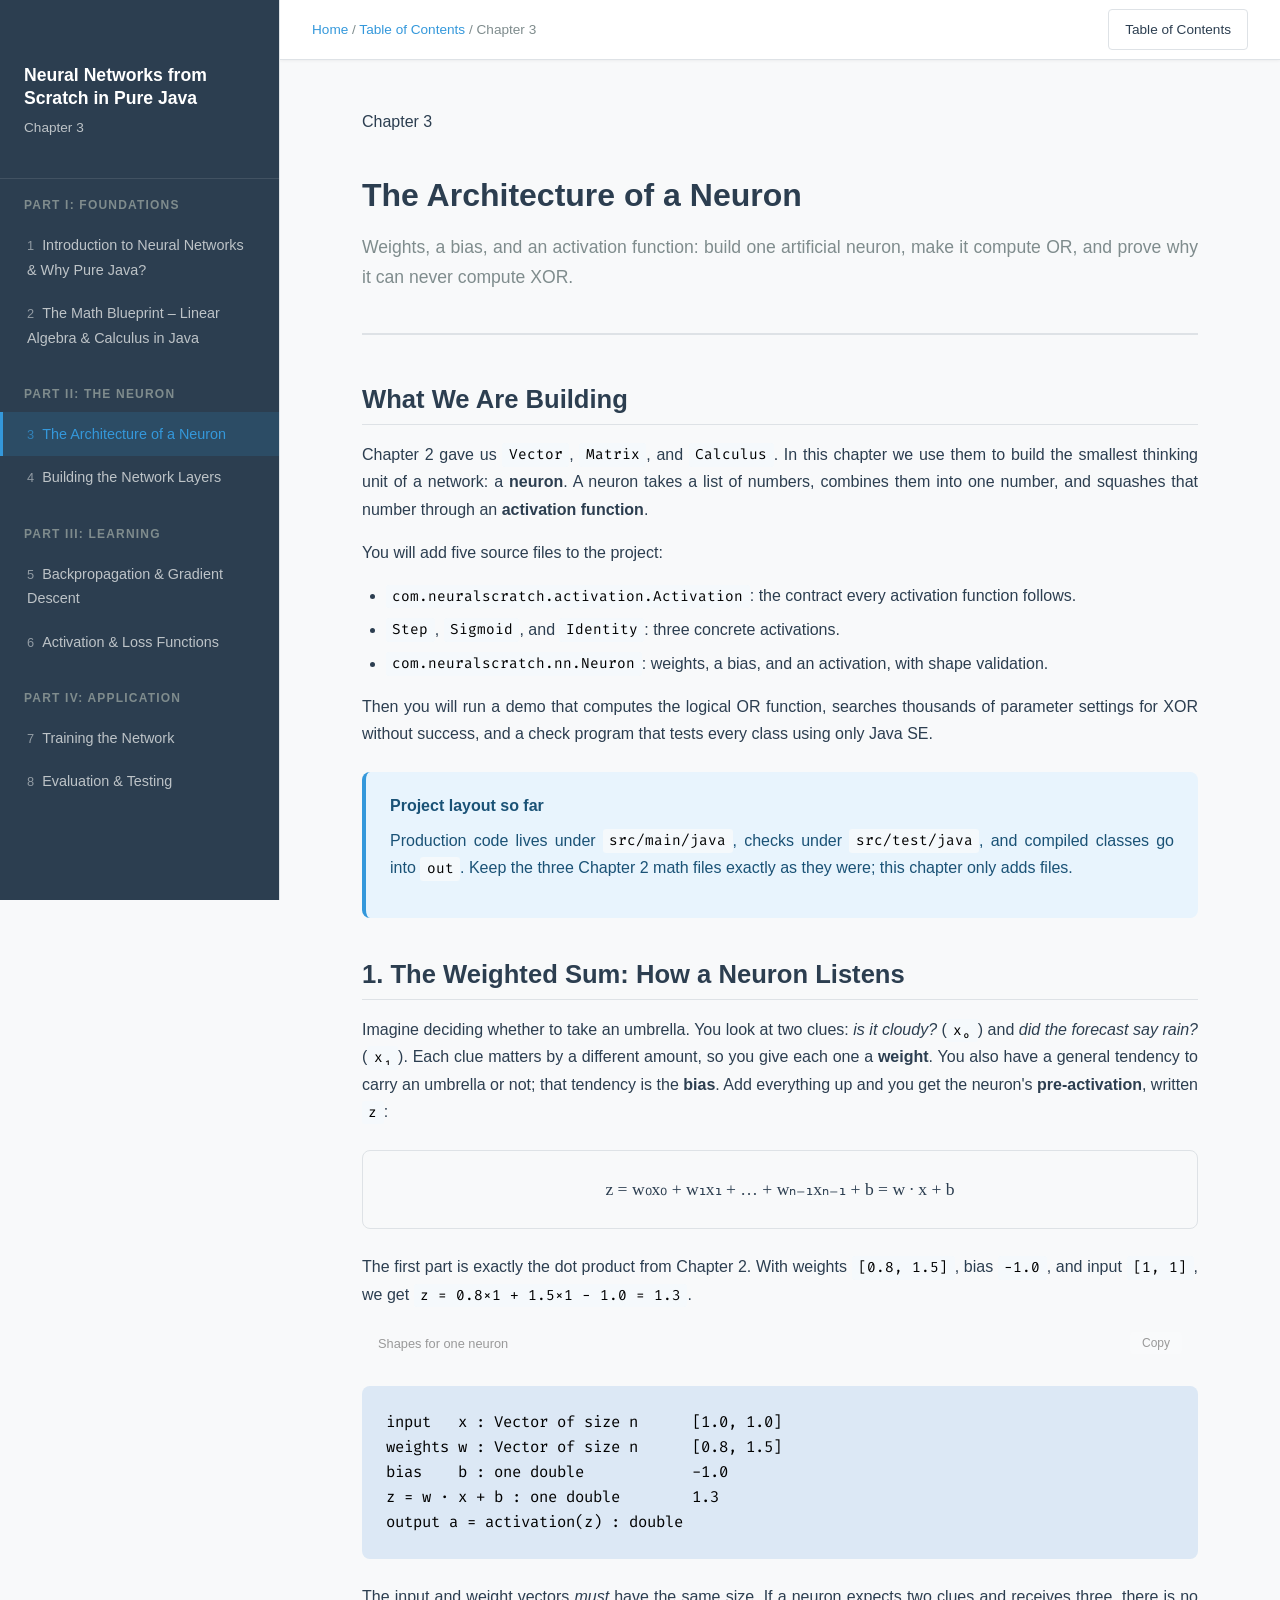
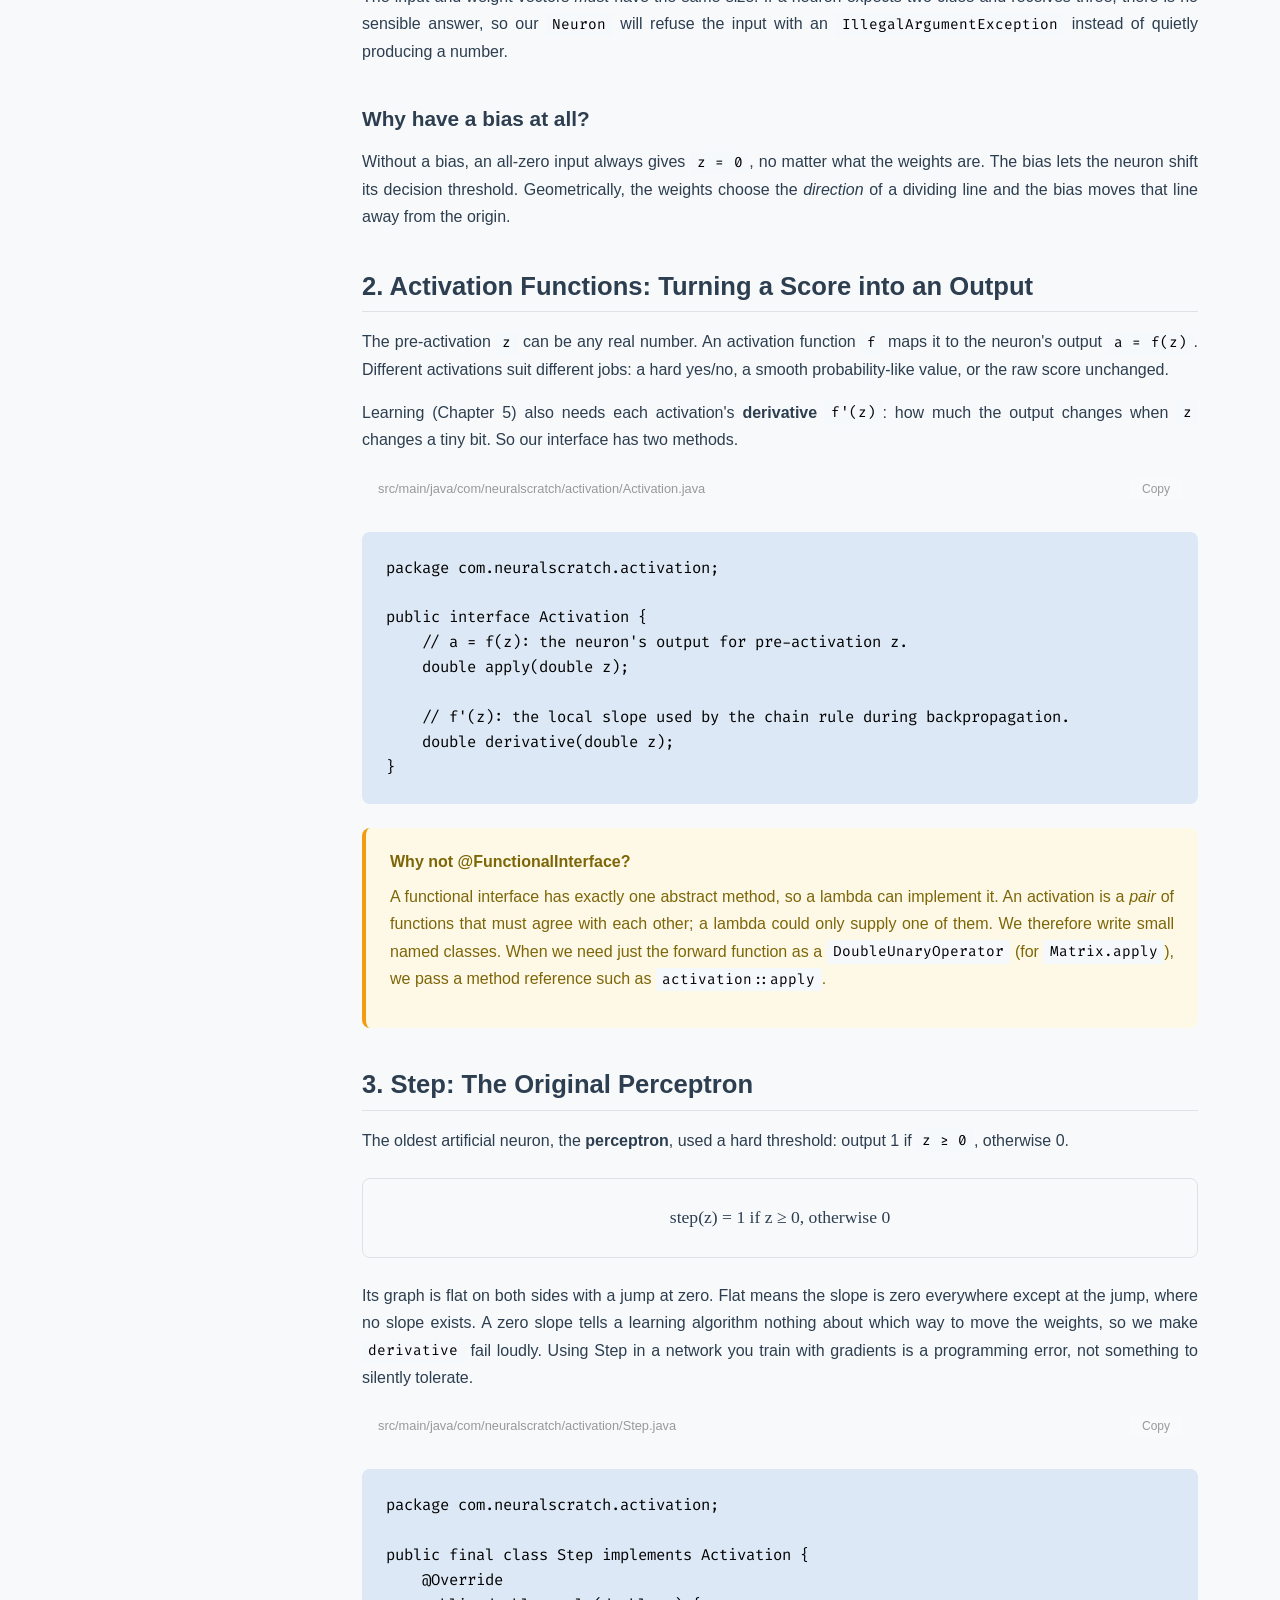
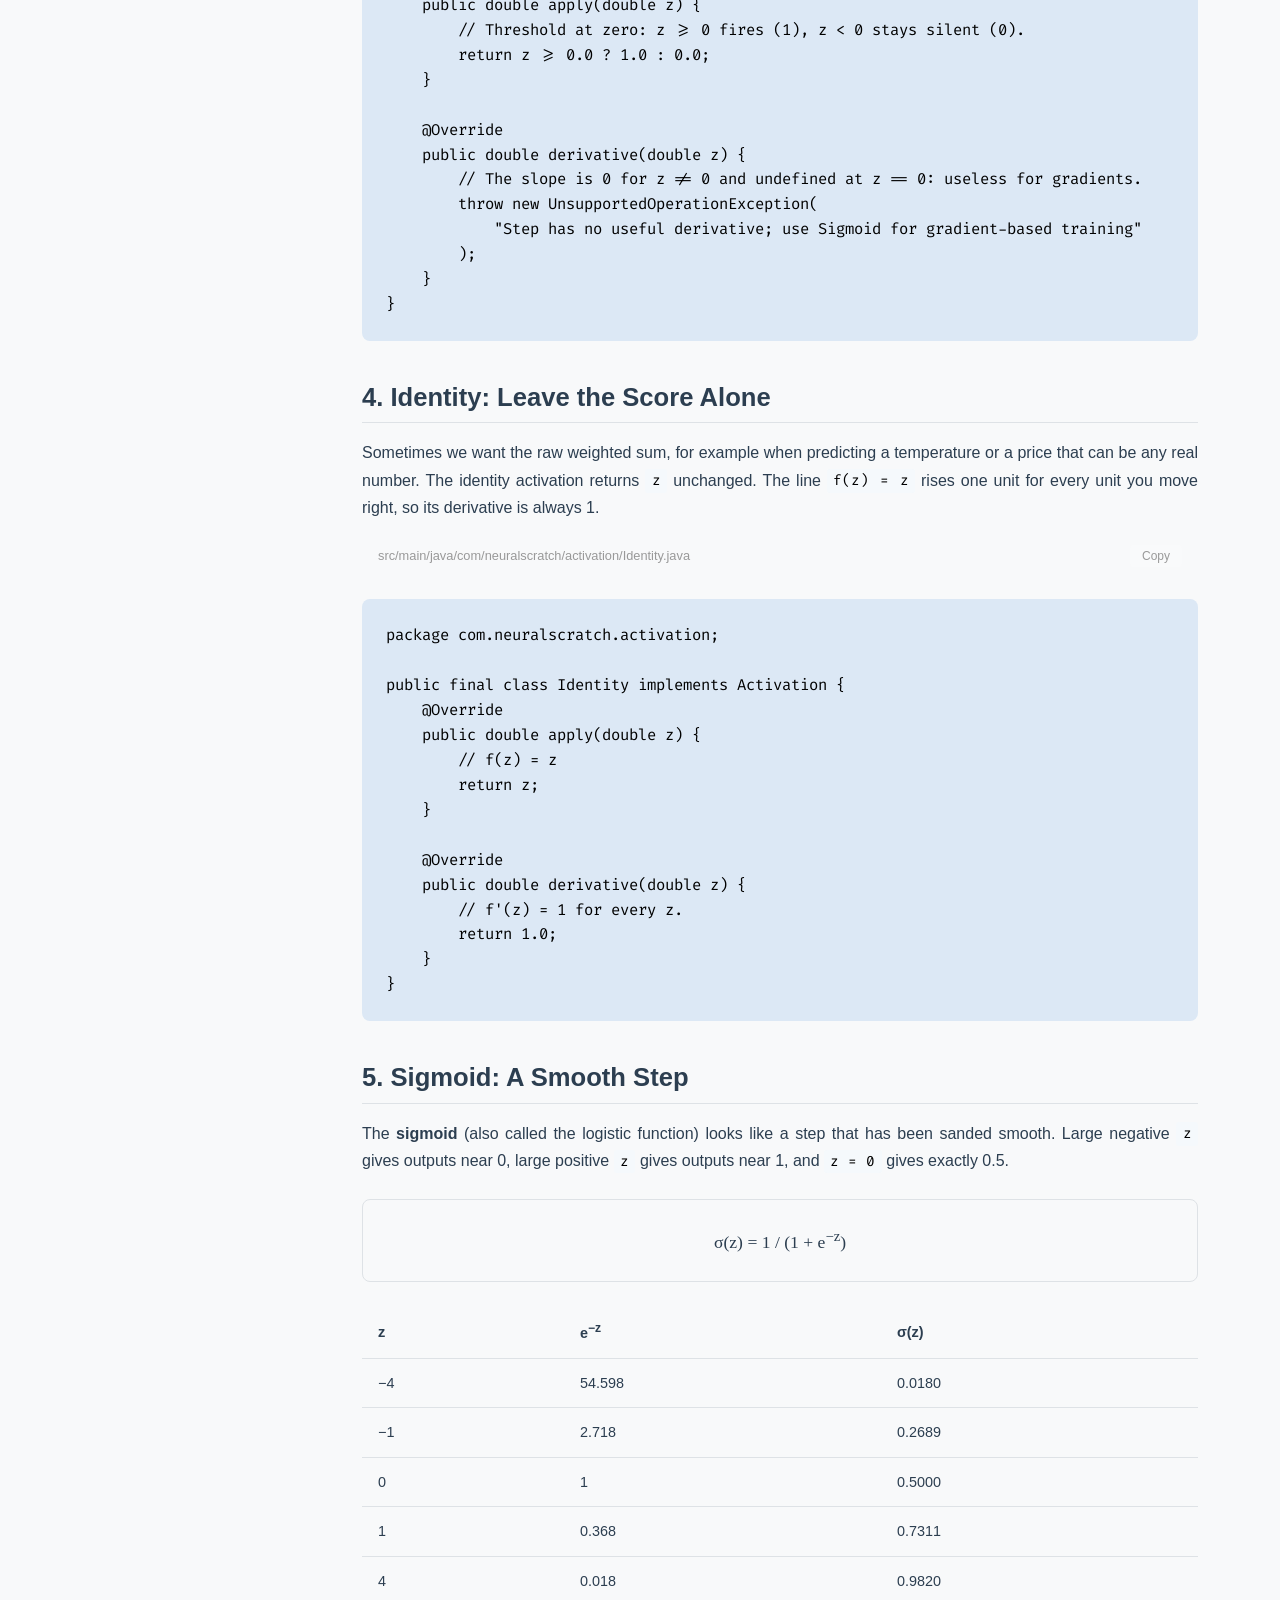
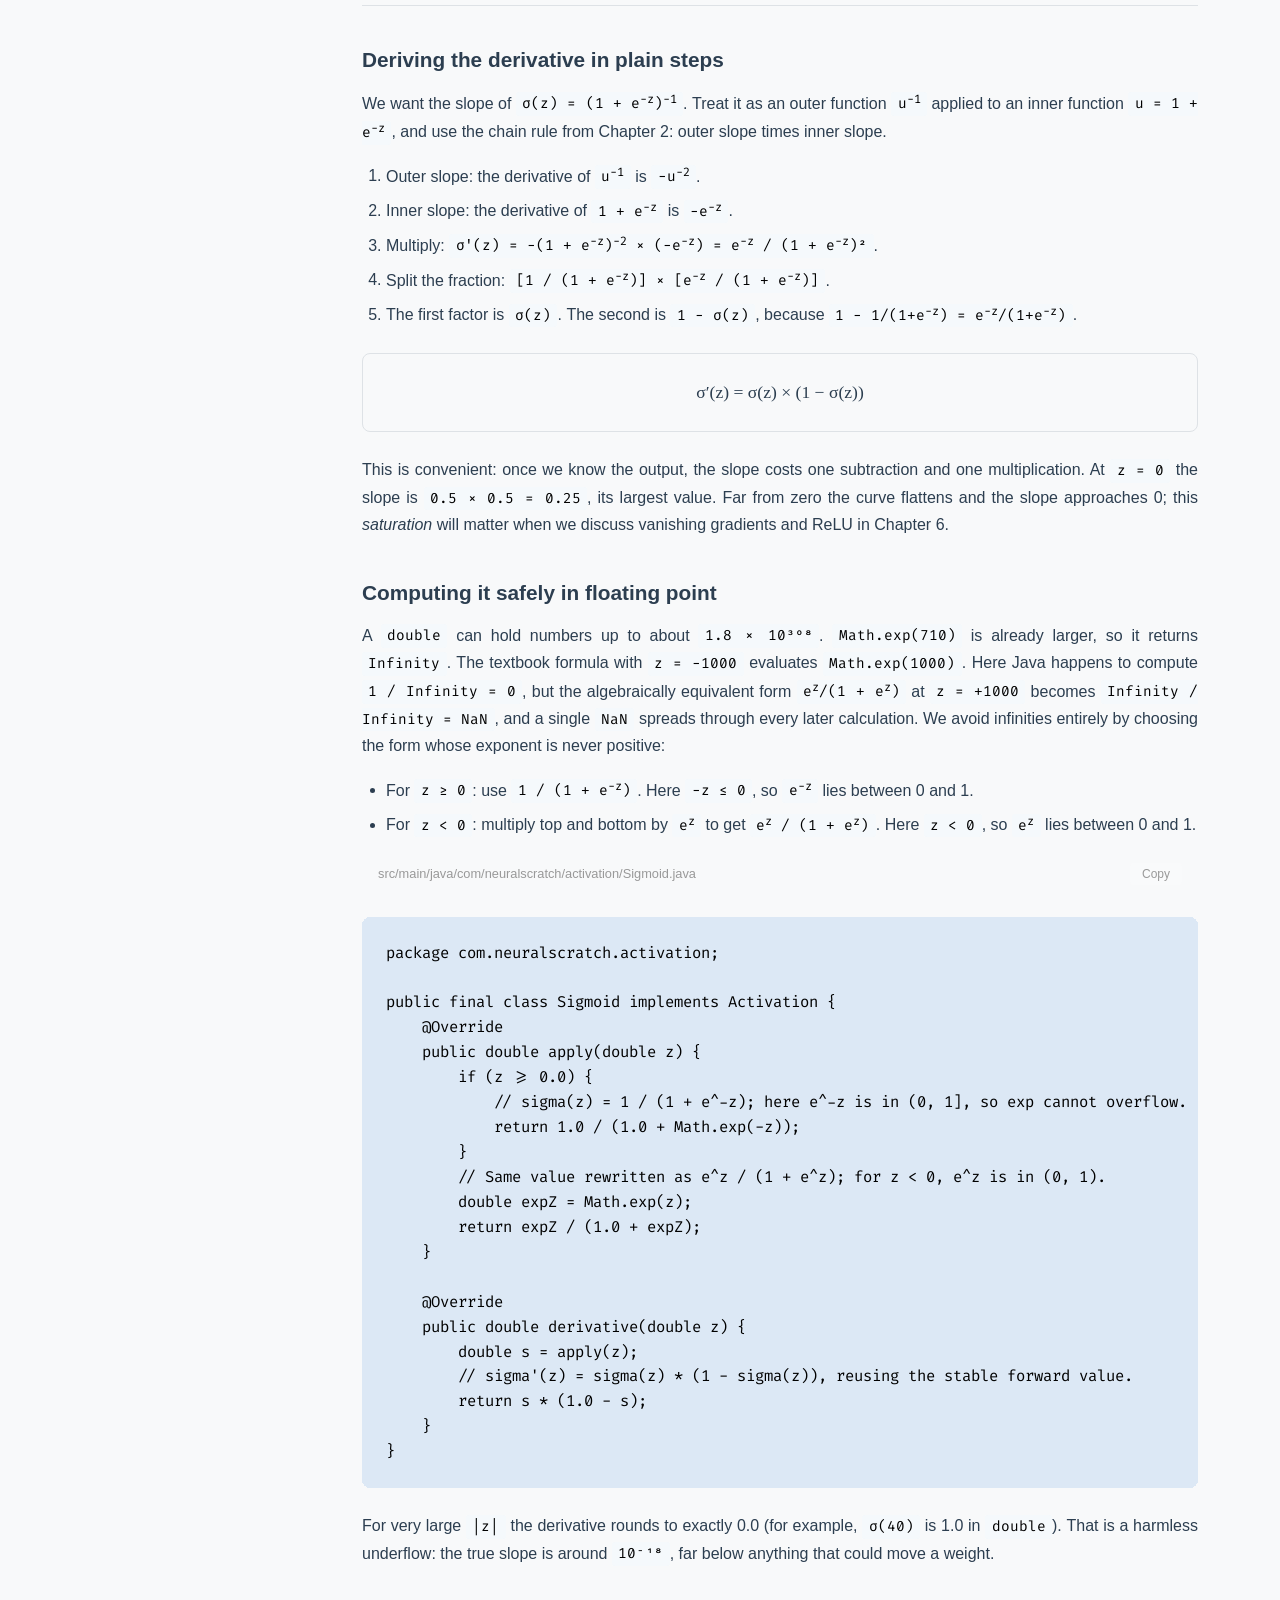
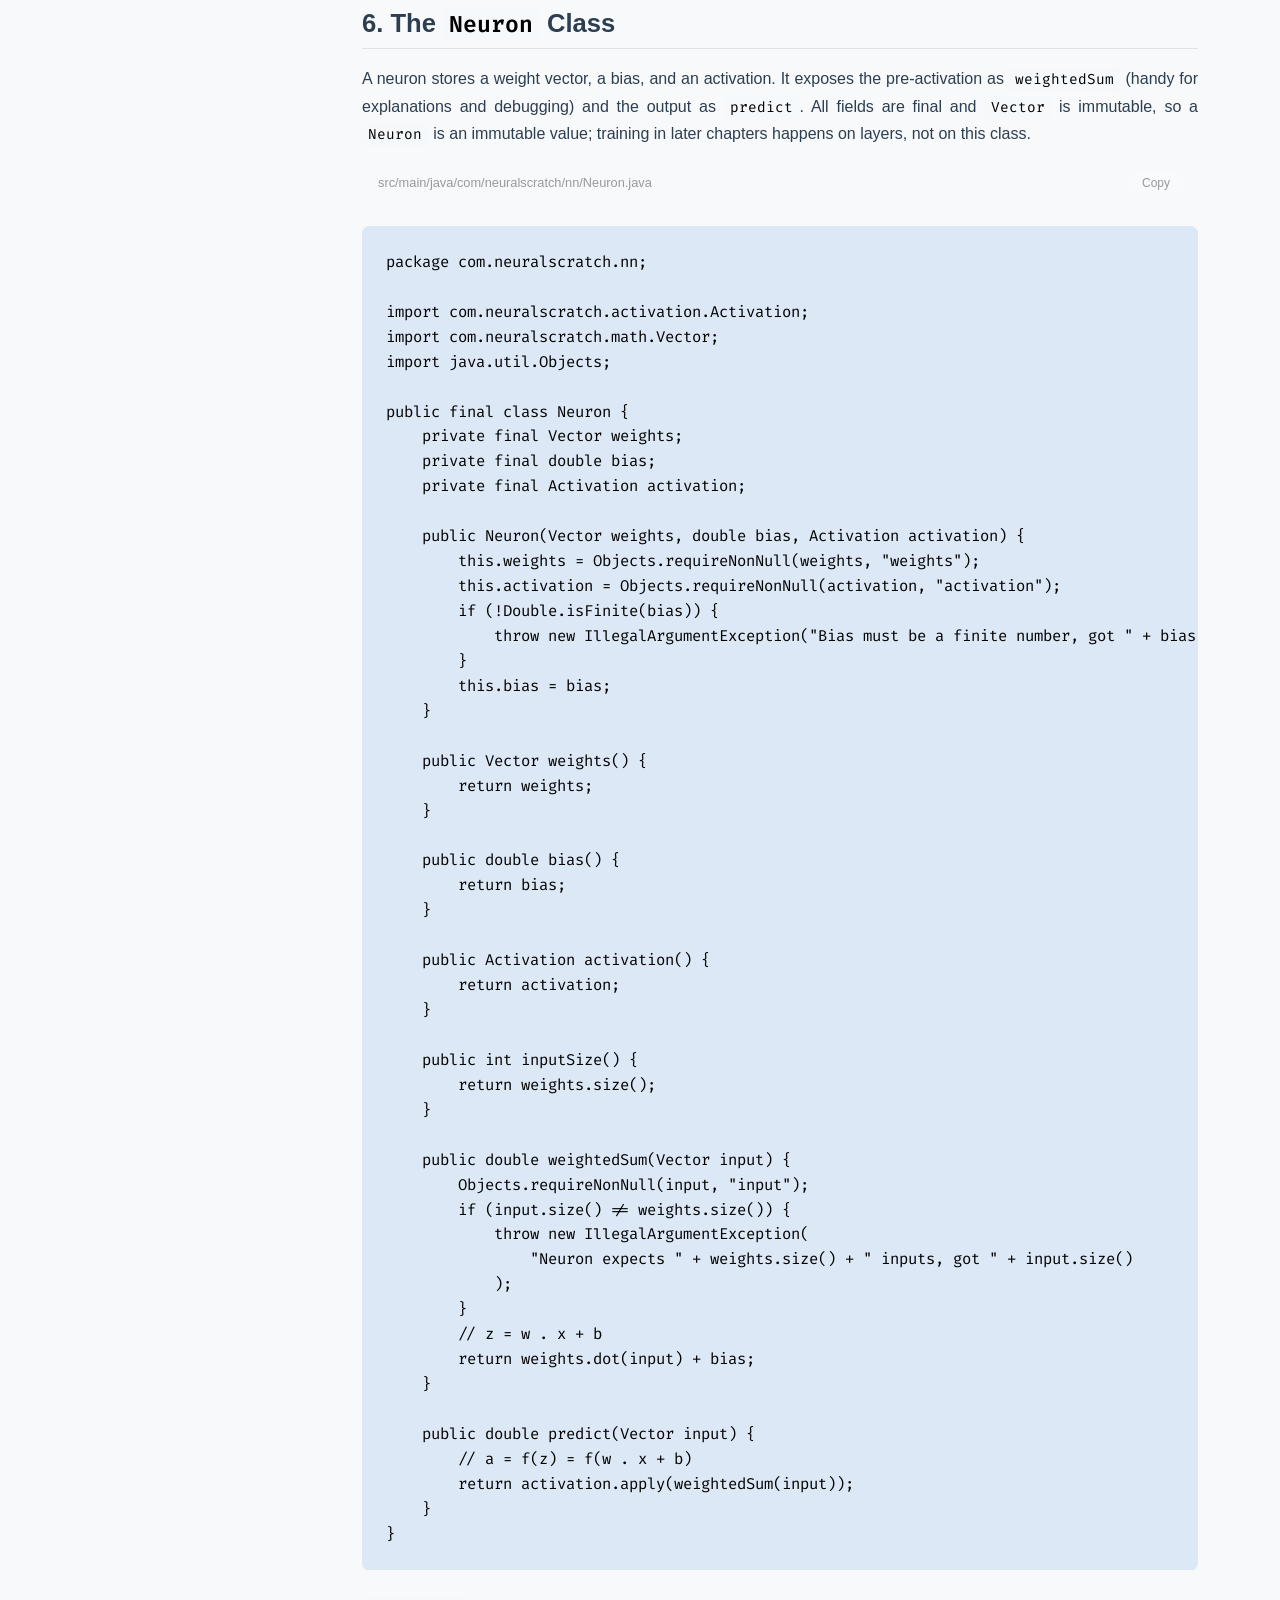
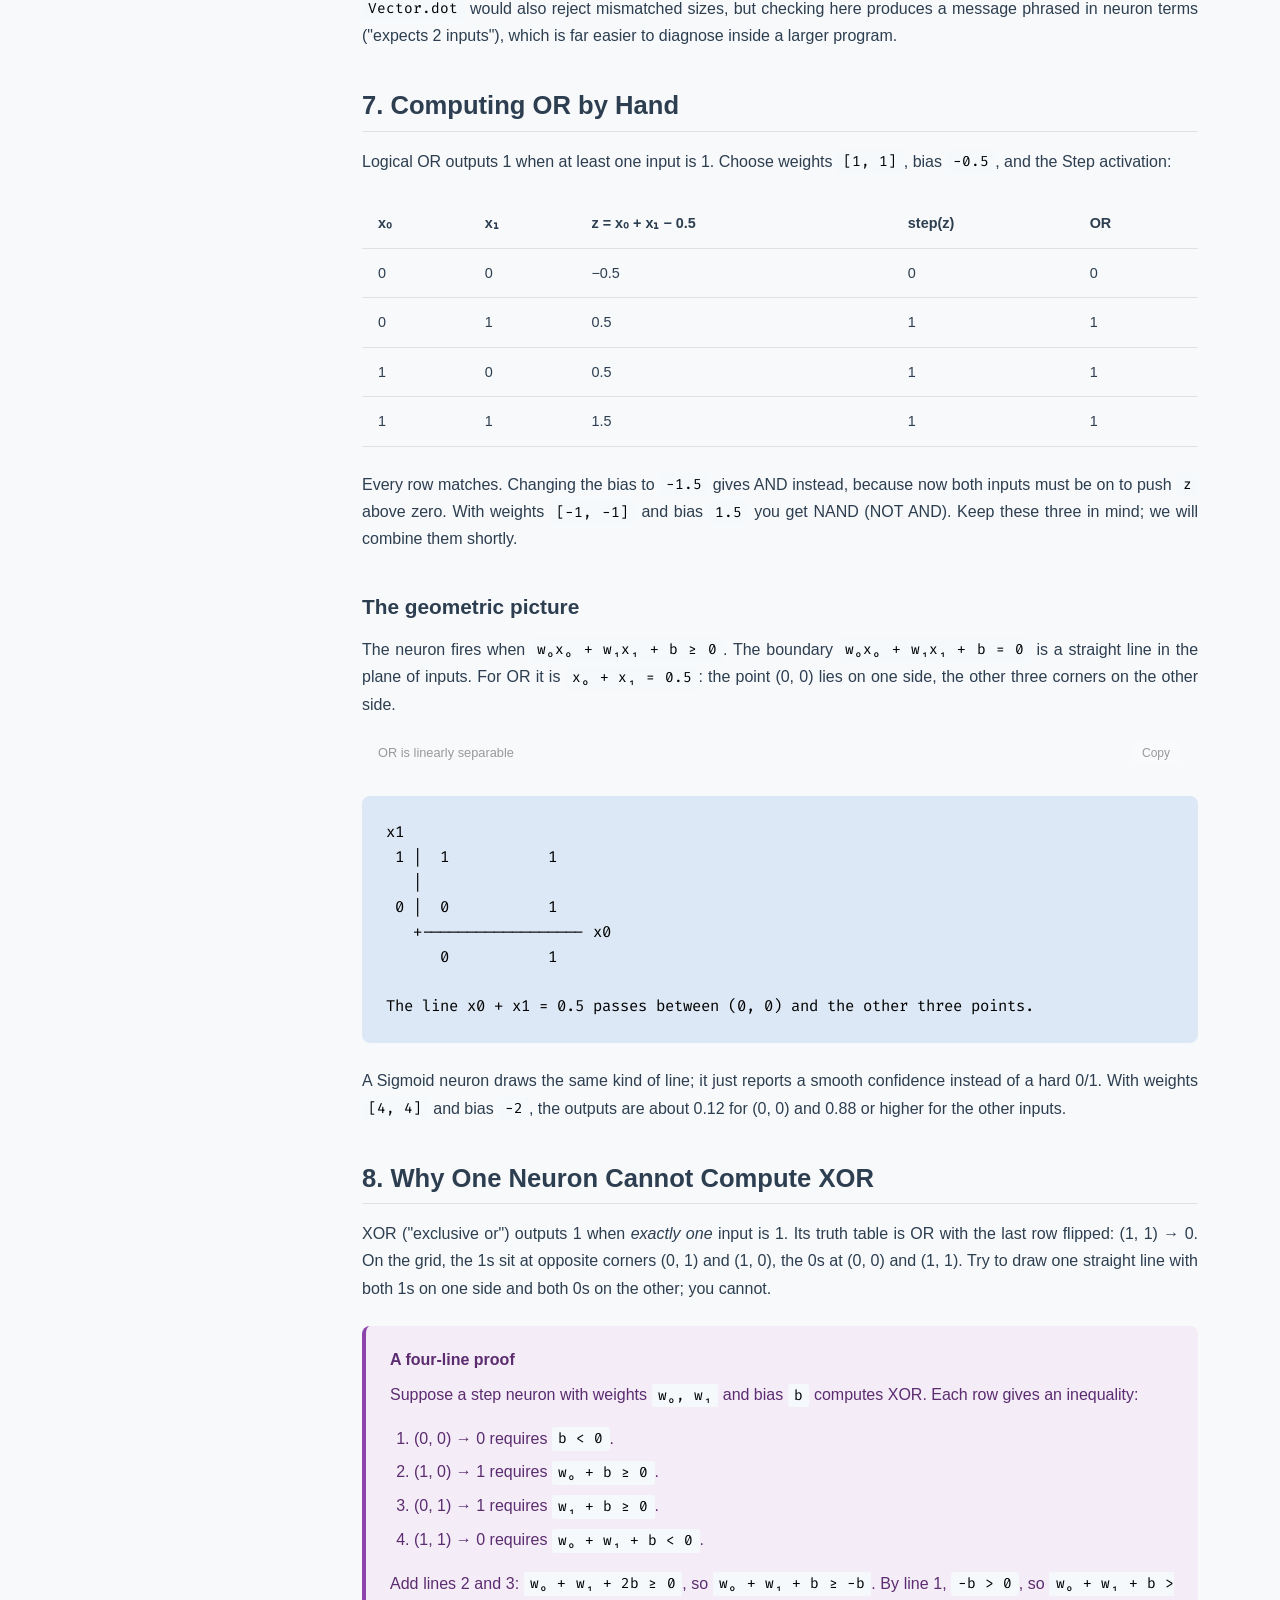
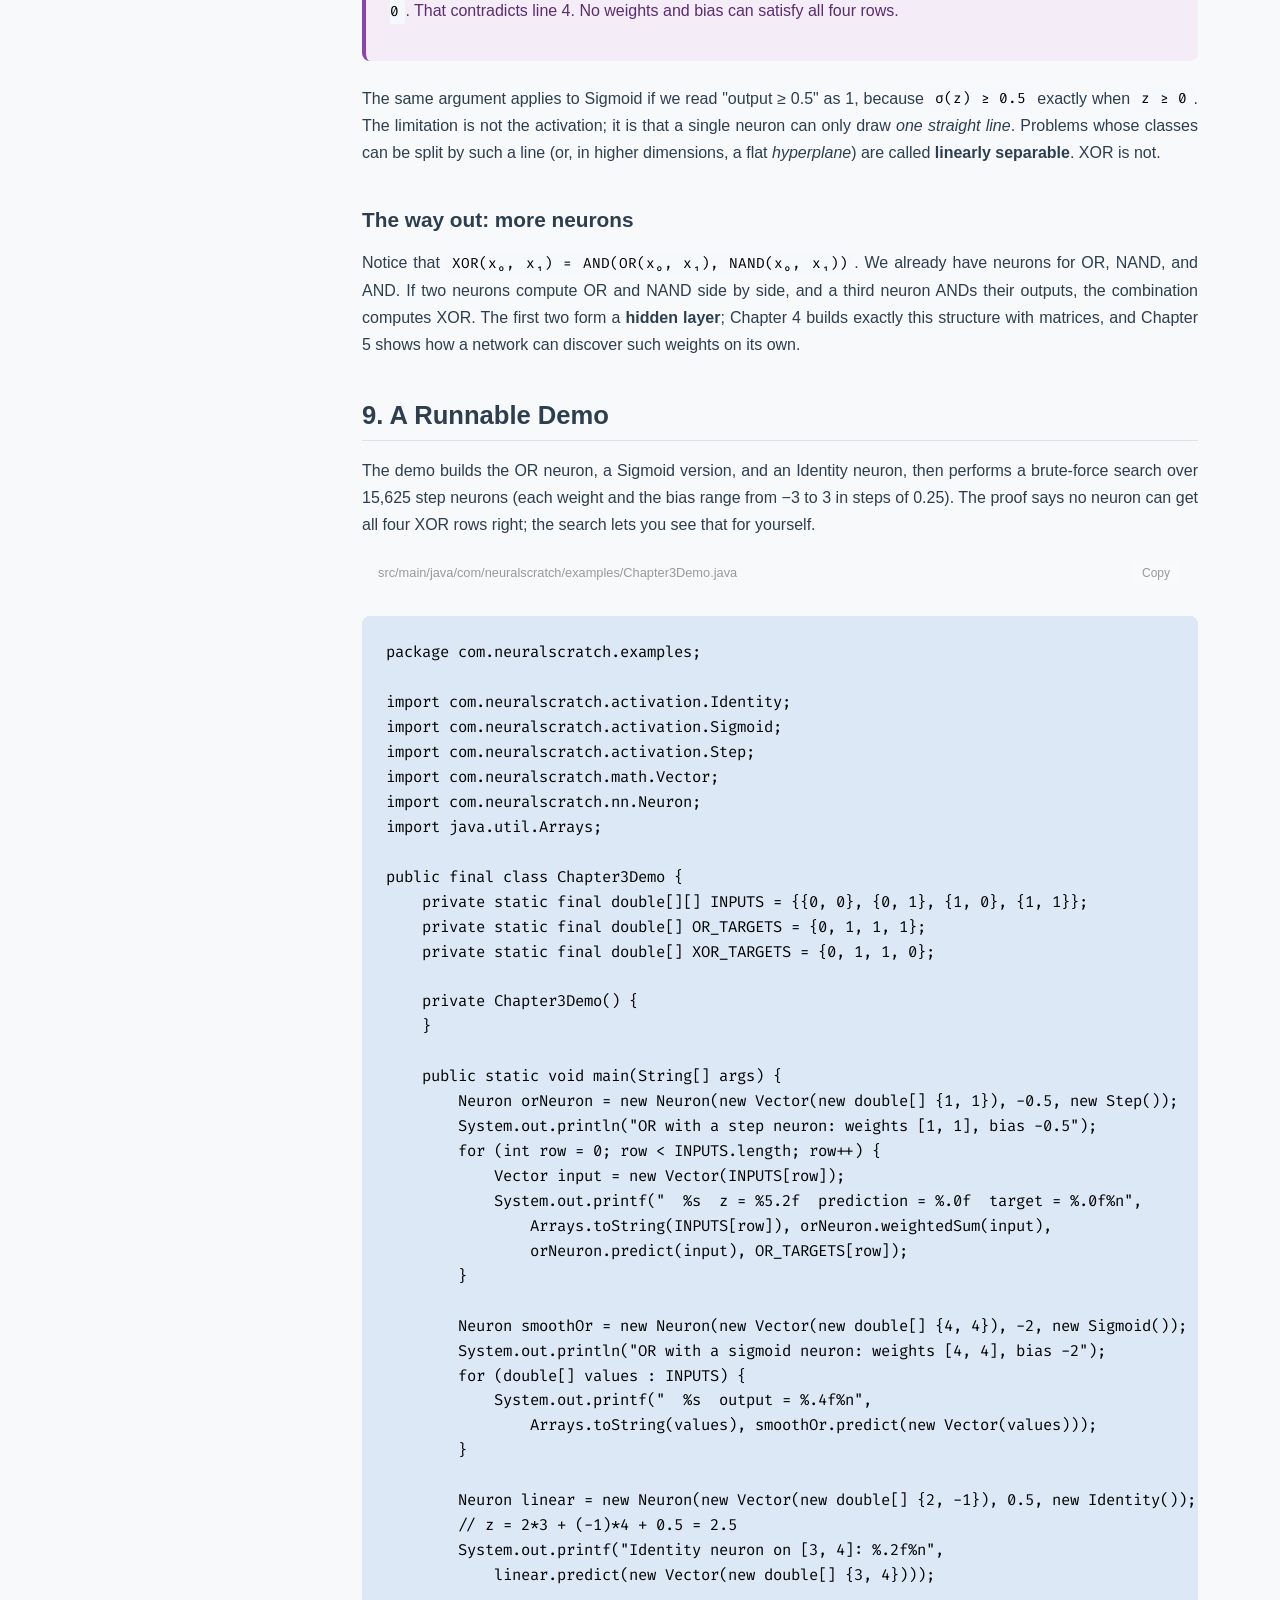
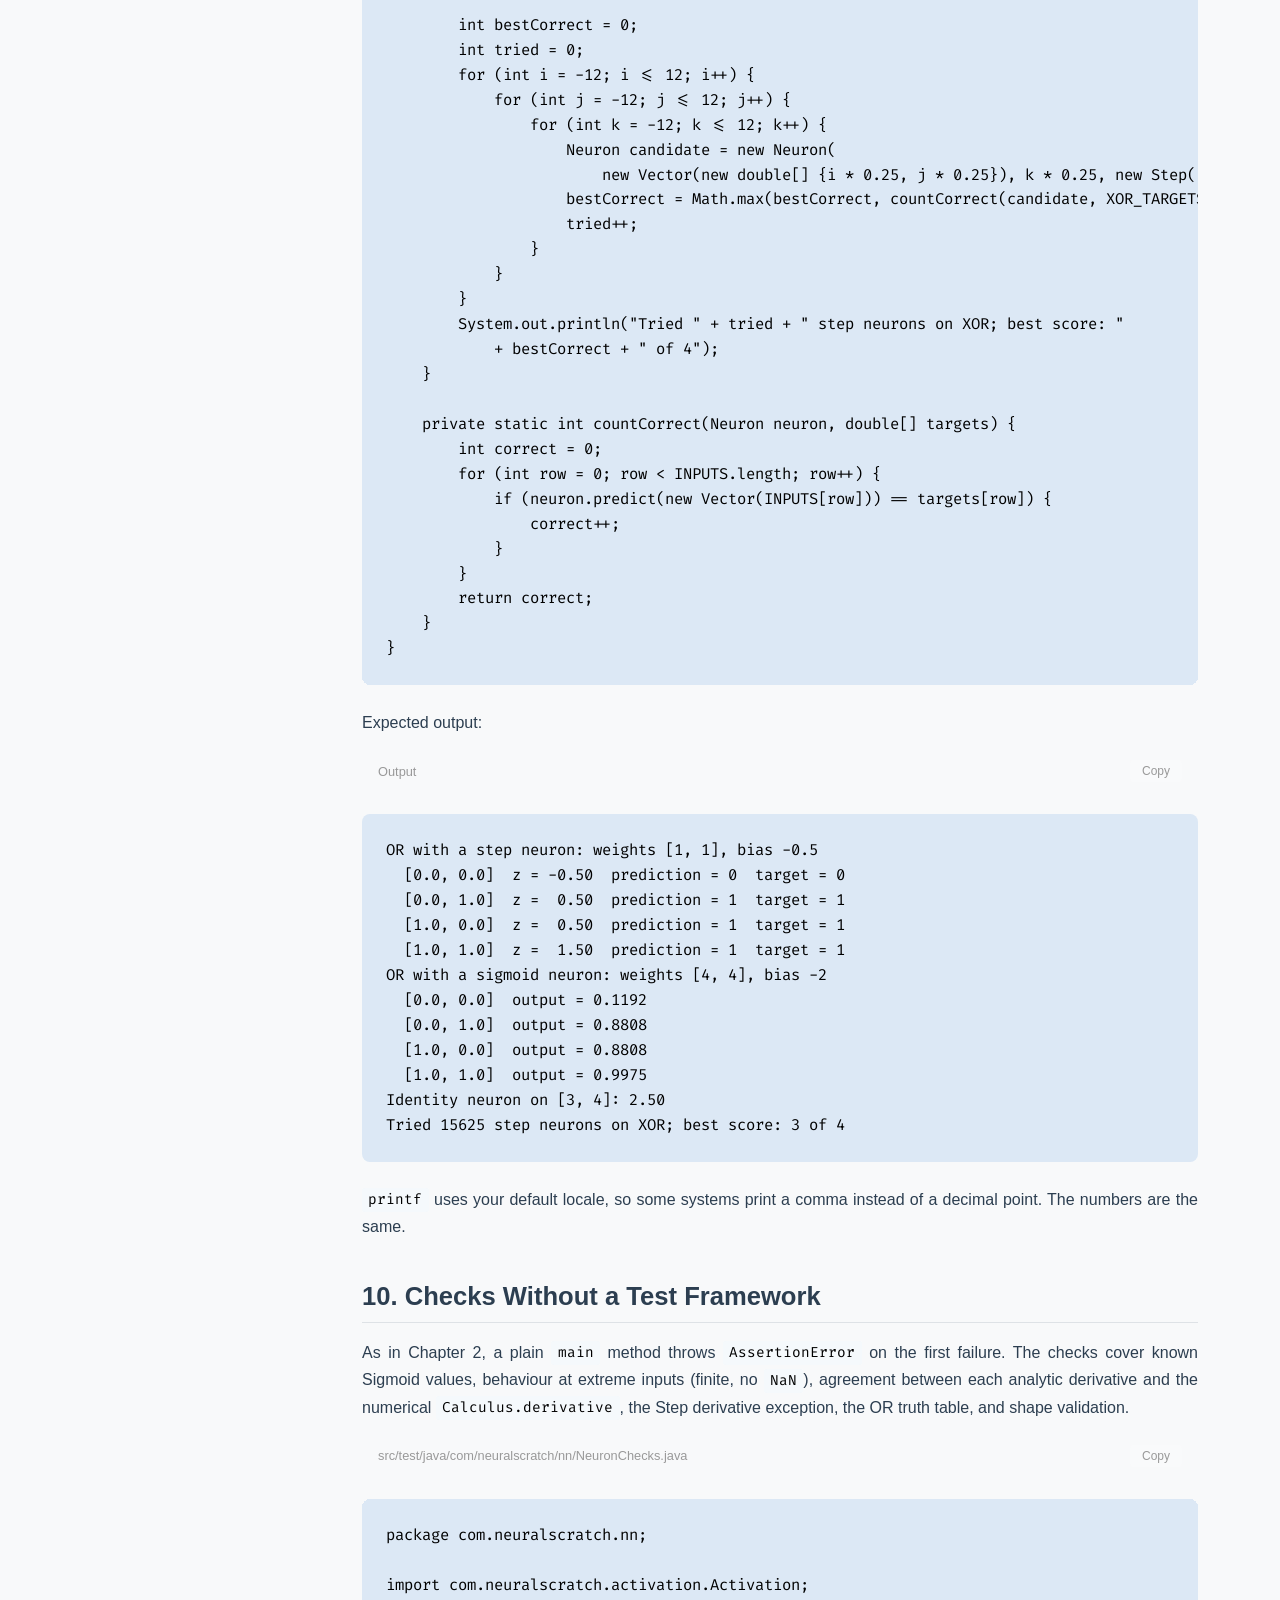
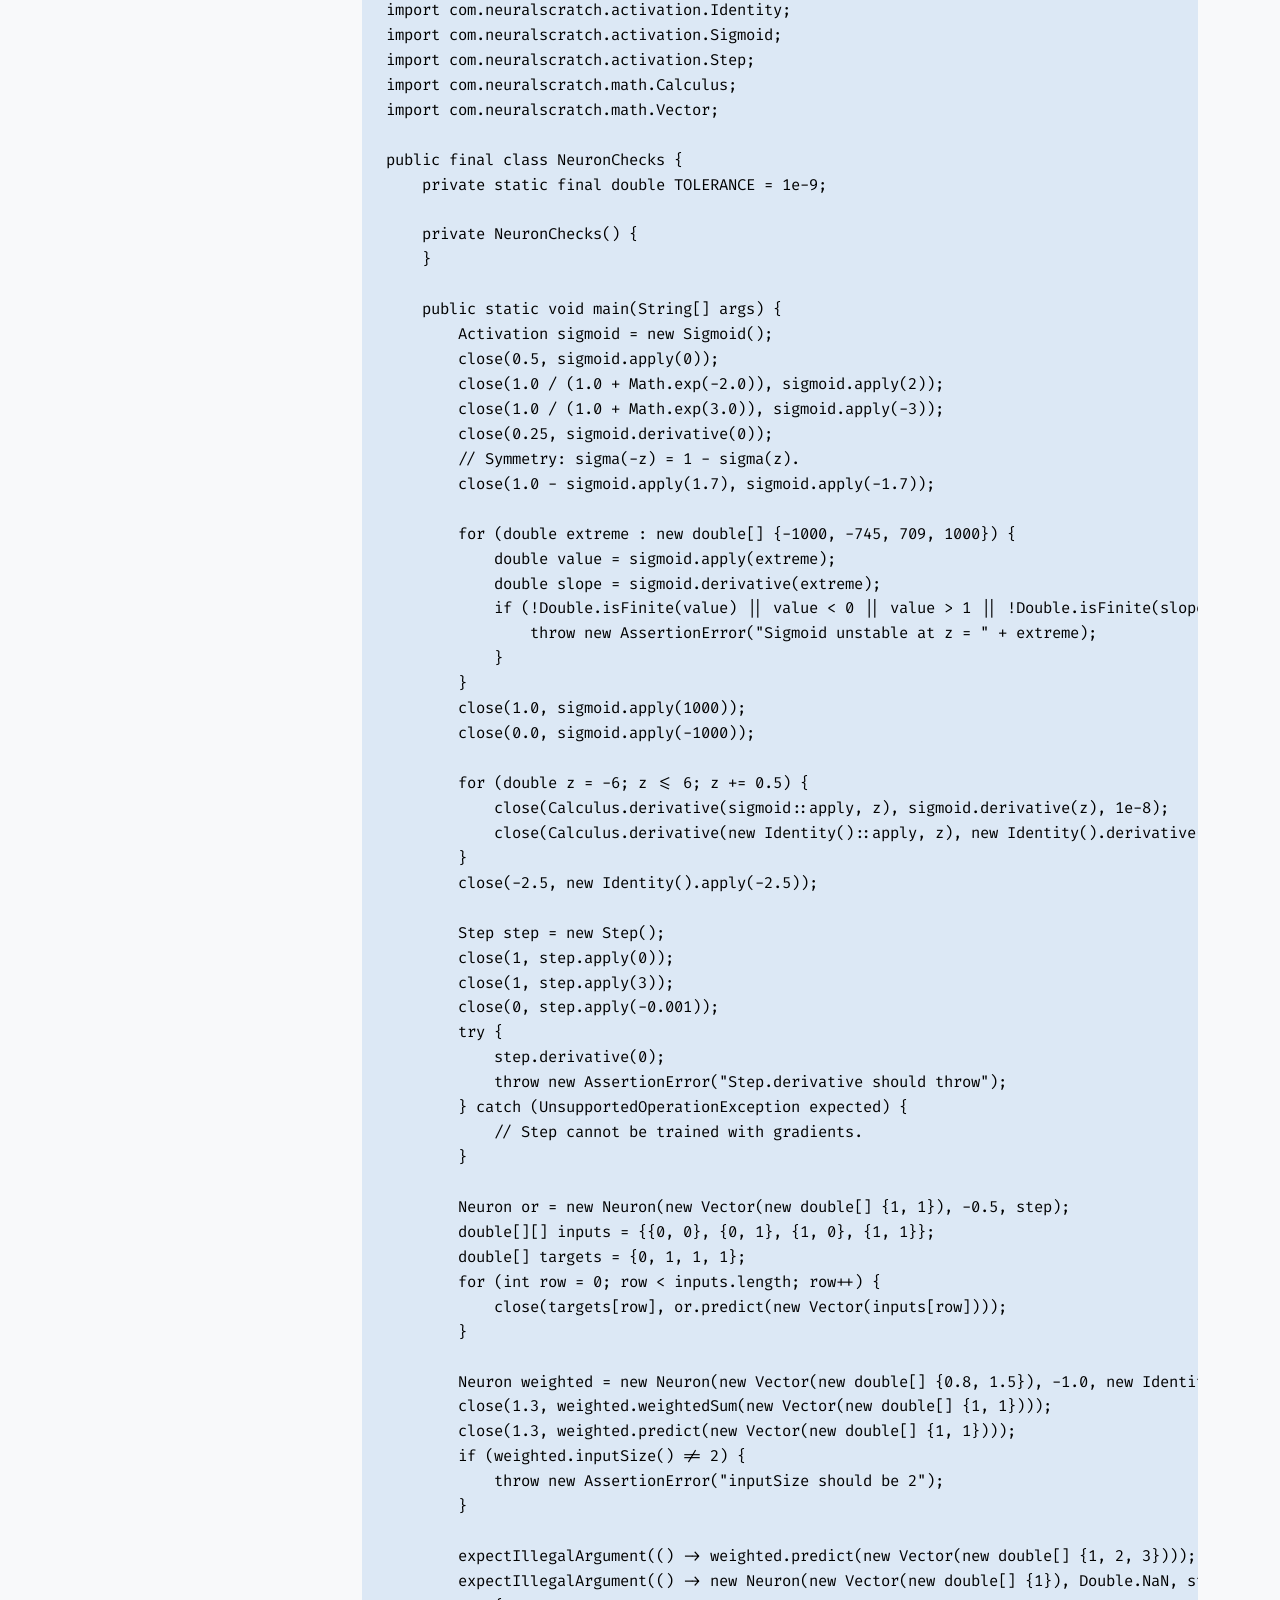
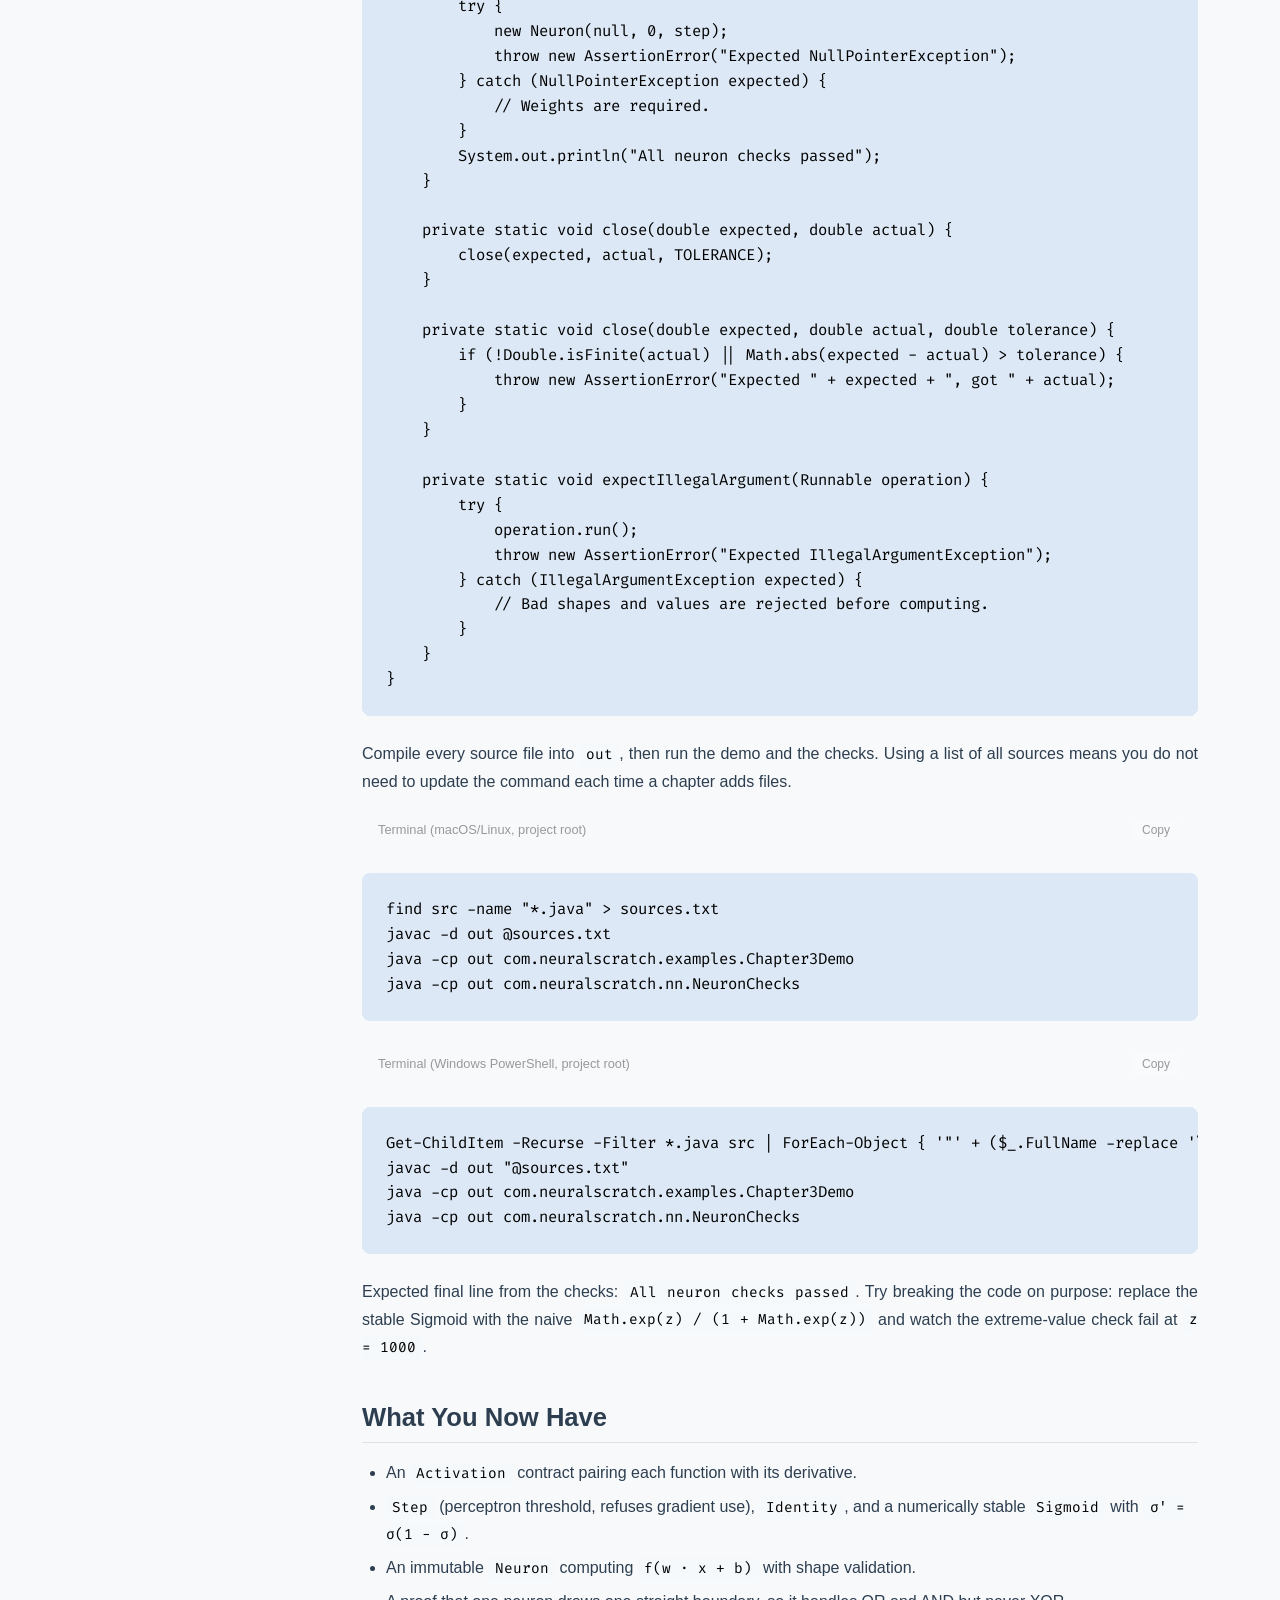
<file: 2/deep-learning-java-book/chapters/chapter3.html>
<!DOCTYPE html>
<html lang="en">
<head>
    <meta charset="UTF-8">
    <meta name="viewport" content="width=device-width, initial-scale=1.0">
    <meta name="description" content="Chapter 3: The Architecture of a Neuron - Neural Networks from Scratch in Pure Java">
    <title>Chapter 3: The Architecture of a Neuron | Neural Networks from Scratch in Pure Java</title>
    <link rel="stylesheet" href="../css/style.css">
    <link rel="preconnect" href="https://fonts.googleapis.com">
    <link rel="preconnect" href="https://fonts.gstatic.com" crossorigin>
    <link href="https://fonts.googleapis.com/css2?family=Fira+Code:wght@400;500&family=Inter:wght@400;500;600;700&display=swap" rel="stylesheet">
</head>
<body>
    <aside class="sidebar" role="navigation" aria-label="Book chapters">
        <div class="sidebar-header">
            <h1 class="sidebar-title">Neural Networks from Scratch in Pure Java</h1>
            <p class="sidebar-subtitle">Chapter 3</p>
        </div>
        <nav class="sidebar-nav">
            <div class="nav-part">
                <div class="nav-part-title">Part I: Foundations</div>
                <a href="chapter1.html" class="nav-chapter"><span class="chapter-num">1</span>Introduction to Neural Networks &amp; Why Pure Java?</a>
                <a href="chapter2.html" class="nav-chapter"><span class="chapter-num">2</span>The Math Blueprint – Linear Algebra &amp; Calculus in Java</a>
            </div>
            <div class="nav-part">
                <div class="nav-part-title">Part II: The Neuron</div>
                <a href="chapter3.html" class="nav-chapter active" aria-current="page"><span class="chapter-num">3</span>The Architecture of a Neuron</a>
                <a href="chapter4.html" class="nav-chapter"><span class="chapter-num">4</span>Building the Network Layers</a>
            </div>
            <div class="nav-part">
                <div class="nav-part-title">Part III: Learning</div>
                <a href="chapter5.html" class="nav-chapter"><span class="chapter-num">5</span>Backpropagation &amp; Gradient Descent</a>
                <a href="chapter6.html" class="nav-chapter"><span class="chapter-num">6</span>Activation &amp; Loss Functions</a>
            </div>
            <div class="nav-part">
                <div class="nav-part-title">Part IV: Application</div>
                <a href="chapter7.html" class="nav-chapter"><span class="chapter-num">7</span>Training the Network</a>
                <a href="chapter8.html" class="nav-chapter"><span class="chapter-num">8</span>Evaluation &amp; Testing</a>
            </div>
        </nav>
    </aside>

    <main class="main-content" role="main">
        <header class="top-header" role="banner">
            <div class="header-left">
                <button class="menu-toggle" aria-label="Toggle navigation menu" aria-expanded="false">☰</button>
                <nav class="breadcrumb" aria-label="Breadcrumb">
                    <a href="../index.html">Home</a> / <a href="toc.html">Table of Contents</a> / <span>Chapter 3</span>
                </nav>
            </div>
            <div class="header-right">
                <a href="toc.html" class="btn btn-secondary">Table of Contents</a>
            </div>
        </header>

        <div class="chapter-container">
            <article class="chapter-content">
                <header class="chapter-header">
                    <span class="chapter-badge">Chapter 3</span>
                    <h1>The Architecture of a Neuron</h1>
                    <p class="chapter-subtitle">Weights, a bias, and an activation function: build one artificial neuron, make it compute OR, and prove why it can never compute XOR.</p>
                </header>

                <section id="our-plan">
                    <h2>What We Are Building</h2>
                    <p>Chapter 2 gave us <code>Vector</code>, <code>Matrix</code>, and <code>Calculus</code>. In this chapter we use them to build the smallest thinking unit of a network: a <strong>neuron</strong>. A neuron takes a list of numbers, combines them into one number, and squashes that number through an <strong>activation function</strong>.</p>
                    <p>You will add five source files to the project:</p>
                    <ul>
                        <li><code>com.neuralscratch.activation.Activation</code>: the contract every activation function follows.</li>
                        <li><code>Step</code>, <code>Sigmoid</code>, and <code>Identity</code>: three concrete activations.</li>
                        <li><code>com.neuralscratch.nn.Neuron</code>: weights, a bias, and an activation, with shape validation.</li>
                    </ul>
                    <p>Then you will run a demo that computes the logical OR function, searches thousands of parameter settings for XOR without success, and a check program that tests every class using only Java SE.</p>
                    <div class="callout callout-info">
                        <div class="callout-title">Project layout so far</div>
                        <p>Production code lives under <code>src/main/java</code>, checks under <code>src/test/java</code>, and compiled classes go into <code>out</code>. Keep the three Chapter 2 math files exactly as they were; this chapter only adds files.</p>
                    </div>
                </section>

                <section id="weighted-sum">
                    <h2>1. The Weighted Sum: How a Neuron Listens</h2>
                    <p>Imagine deciding whether to take an umbrella. You look at two clues: <em>is it cloudy?</em> (<code>x₀</code>) and <em>did the forecast say rain?</em> (<code>x₁</code>). Each clue matters by a different amount, so you give each one a <strong>weight</strong>. You also have a general tendency to carry an umbrella or not; that tendency is the <strong>bias</strong>. Add everything up and you get the neuron's <strong>pre-activation</strong>, written <code>z</code>:</p>
                    <div class="math-block">z = w₀x₀ + w₁x₁ + … + wₙ₋₁xₙ₋₁ + b = w · x + b</div>
                    <p>The first part is exactly the dot product from Chapter 2. With weights <code>[0.8, 1.5]</code>, bias <code>−1.0</code>, and input <code>[1, 1]</code>, we get <code>z = 0.8×1 + 1.5×1 − 1.0 = 1.3</code>.</p>
                    <div class="code-block">
                        <div class="code-header"><span class="code-lang">Shapes for one neuron</span><button class="copy-btn" type="button">Copy</button></div>
                        <pre><code class="language-text">input   x : Vector of size n      [1.0, 1.0]
weights w : Vector of size n      [0.8, 1.5]
bias    b : one double            -1.0
z = w · x + b : one double        1.3
output a = activation(z) : double</code></pre>
                    </div>
                    <p>The input and weight vectors <em>must</em> have the same size. If a neuron expects two clues and receives three, there is no sensible answer, so our <code>Neuron</code> will refuse the input with an <code>IllegalArgumentException</code> instead of quietly producing a number.</p>
                    <h3>Why have a bias at all?</h3>
                    <p>Without a bias, an all-zero input always gives <code>z = 0</code>, no matter what the weights are. The bias lets the neuron shift its decision threshold. Geometrically, the weights choose the <em>direction</em> of a dividing line and the bias moves that line away from the origin.</p>
                </section>

                <section id="activation-contract">
                    <h2>2. Activation Functions: Turning a Score into an Output</h2>
                    <p>The pre-activation <code>z</code> can be any real number. An activation function <code>f</code> maps it to the neuron's output <code>a = f(z)</code>. Different activations suit different jobs: a hard yes/no, a smooth probability-like value, or the raw score unchanged.</p>
                    <p>Learning (Chapter 5) also needs each activation's <strong>derivative</strong> <code>f′(z)</code>: how much the output changes when <code>z</code> changes a tiny bit. So our interface has two methods.</p>
                    <div class="code-block">
                        <div class="code-header"><span class="code-lang">src/main/java/com/neuralscratch/activation/Activation.java</span><button class="copy-btn" type="button">Copy</button></div>
                        <pre><code class="language-java">package com.neuralscratch.activation;

public interface Activation {
    // a = f(z): the neuron's output for pre-activation z.
    double apply(double z);

    // f'(z): the local slope used by the chain rule during backpropagation.
    double derivative(double z);
}</code></pre>
                    </div>
                    <div class="callout callout-warning">
                        <div class="callout-title">Why not @FunctionalInterface?</div>
                        <p>A functional interface has exactly one abstract method, so a lambda can implement it. An activation is a <em>pair</em> of functions that must agree with each other; a lambda could only supply one of them. We therefore write small named classes. When we need just the forward function as a <code>DoubleUnaryOperator</code> (for <code>Matrix.apply</code>), we pass a method reference such as <code>activation::apply</code>.</p>
                    </div>
                </section>

                <section id="step">
                    <h2>3. Step: The Original Perceptron</h2>
                    <p>The oldest artificial neuron, the <strong>perceptron</strong>, used a hard threshold: output 1 if <code>z ≥ 0</code>, otherwise 0.</p>
                    <div class="math-block">step(z) = 1 if z ≥ 0, otherwise 0</div>
                    <p>Its graph is flat on both sides with a jump at zero. Flat means the slope is zero everywhere except at the jump, where no slope exists. A zero slope tells a learning algorithm nothing about which way to move the weights, so we make <code>derivative</code> fail loudly. Using Step in a network you train with gradients is a programming error, not something to silently tolerate.</p>
                    <div class="code-block">
                        <div class="code-header"><span class="code-lang">src/main/java/com/neuralscratch/activation/Step.java</span><button class="copy-btn" type="button">Copy</button></div>
                        <pre><code class="language-java">package com.neuralscratch.activation;

public final class Step implements Activation {
    @Override
    public double apply(double z) {
        // Threshold at zero: z &gt;= 0 fires (1), z &lt; 0 stays silent (0).
        return z &gt;= 0.0 ? 1.0 : 0.0;
    }

    @Override
    public double derivative(double z) {
        // The slope is 0 for z != 0 and undefined at z == 0: useless for gradients.
        throw new UnsupportedOperationException(
            "Step has no useful derivative; use Sigmoid for gradient-based training"
        );
    }
}</code></pre>
                    </div>
                </section>

                <section id="identity">
                    <h2>4. Identity: Leave the Score Alone</h2>
                    <p>Sometimes we want the raw weighted sum, for example when predicting a temperature or a price that can be any real number. The identity activation returns <code>z</code> unchanged. The line <code>f(z) = z</code> rises one unit for every unit you move right, so its derivative is always 1.</p>
                    <div class="code-block">
                        <div class="code-header"><span class="code-lang">src/main/java/com/neuralscratch/activation/Identity.java</span><button class="copy-btn" type="button">Copy</button></div>
                        <pre><code class="language-java">package com.neuralscratch.activation;

public final class Identity implements Activation {
    @Override
    public double apply(double z) {
        // f(z) = z
        return z;
    }

    @Override
    public double derivative(double z) {
        // f'(z) = 1 for every z.
        return 1.0;
    }
}</code></pre>
                    </div>
                </section>

                <section id="sigmoid">
                    <h2>5. Sigmoid: A Smooth Step</h2>
                    <p>The <strong>sigmoid</strong> (also called the logistic function) looks like a step that has been sanded smooth. Large negative <code>z</code> gives outputs near 0, large positive <code>z</code> gives outputs near 1, and <code>z = 0</code> gives exactly 0.5.</p>
                    <div class="math-block">σ(z) = 1 / (1 + e<sup>−z</sup>)</div>
                    <table>
                        <thead><tr><th>z</th><th>e<sup>−z</sup></th><th>σ(z)</th></tr></thead>
                        <tbody>
                            <tr><td>−4</td><td>54.598</td><td>0.0180</td></tr>
                            <tr><td>−1</td><td>2.718</td><td>0.2689</td></tr>
                            <tr><td>0</td><td>1</td><td>0.5000</td></tr>
                            <tr><td>1</td><td>0.368</td><td>0.7311</td></tr>
                            <tr><td>4</td><td>0.018</td><td>0.9820</td></tr>
                        </tbody>
                    </table>
                    <h3>Deriving the derivative in plain steps</h3>
                    <p>We want the slope of <code>σ(z) = (1 + e<sup>−z</sup>)<sup>−1</sup></code>. Treat it as an outer function <code>u<sup>−1</sup></code> applied to an inner function <code>u = 1 + e<sup>−z</sup></code>, and use the chain rule from Chapter 2: outer slope times inner slope.</p>
                    <ol>
                        <li>Outer slope: the derivative of <code>u<sup>−1</sup></code> is <code>−u<sup>−2</sup></code>.</li>
                        <li>Inner slope: the derivative of <code>1 + e<sup>−z</sup></code> is <code>−e<sup>−z</sup></code>.</li>
                        <li>Multiply: <code>σ′(z) = −(1 + e<sup>−z</sup>)<sup>−2</sup> × (−e<sup>−z</sup>) = e<sup>−z</sup> / (1 + e<sup>−z</sup>)²</code>.</li>
                        <li>Split the fraction: <code>[1 / (1 + e<sup>−z</sup>)] × [e<sup>−z</sup> / (1 + e<sup>−z</sup>)]</code>.</li>
                        <li>The first factor is <code>σ(z)</code>. The second is <code>1 − σ(z)</code>, because <code>1 − 1/(1+e<sup>−z</sup>) = e<sup>−z</sup>/(1+e<sup>−z</sup>)</code>.</li>
                    </ol>
                    <div class="math-block">σ′(z) = σ(z) × (1 − σ(z))</div>
                    <p>This is convenient: once we know the output, the slope costs one subtraction and one multiplication. At <code>z = 0</code> the slope is <code>0.5 × 0.5 = 0.25</code>, its largest value. Far from zero the curve flattens and the slope approaches 0; this <em>saturation</em> will matter when we discuss vanishing gradients and ReLU in Chapter 6.</p>
                    <h3>Computing it safely in floating point</h3>
                    <p>A <code>double</code> can hold numbers up to about <code>1.8 × 10³⁰⁸</code>. <code>Math.exp(710)</code> is already larger, so it returns <code>Infinity</code>. The textbook formula with <code>z = −1000</code> evaluates <code>Math.exp(1000)</code>. Here Java happens to compute <code>1 / Infinity = 0</code>, but the algebraically equivalent form <code>e<sup>z</sup>/(1 + e<sup>z</sup>)</code> at <code>z = +1000</code> becomes <code>Infinity / Infinity = NaN</code>, and a single <code>NaN</code> spreads through every later calculation. We avoid infinities entirely by choosing the form whose exponent is never positive:</p>
                    <ul>
                        <li>For <code>z ≥ 0</code>: use <code>1 / (1 + e<sup>−z</sup>)</code>. Here <code>−z ≤ 0</code>, so <code>e<sup>−z</sup></code> lies between 0 and 1.</li>
                        <li>For <code>z &lt; 0</code>: multiply top and bottom by <code>e<sup>z</sup></code> to get <code>e<sup>z</sup> / (1 + e<sup>z</sup>)</code>. Here <code>z &lt; 0</code>, so <code>e<sup>z</sup></code> lies between 0 and 1.</li>
                    </ul>
                    <div class="code-block">
                        <div class="code-header"><span class="code-lang">src/main/java/com/neuralscratch/activation/Sigmoid.java</span><button class="copy-btn" type="button">Copy</button></div>
                        <pre><code class="language-java">package com.neuralscratch.activation;

public final class Sigmoid implements Activation {
    @Override
    public double apply(double z) {
        if (z &gt;= 0.0) {
            // sigma(z) = 1 / (1 + e^-z); here e^-z is in (0, 1], so exp cannot overflow.
            return 1.0 / (1.0 + Math.exp(-z));
        }
        // Same value rewritten as e^z / (1 + e^z); for z &lt; 0, e^z is in (0, 1).
        double expZ = Math.exp(z);
        return expZ / (1.0 + expZ);
    }

    @Override
    public double derivative(double z) {
        double s = apply(z);
        // sigma'(z) = sigma(z) * (1 - sigma(z)), reusing the stable forward value.
        return s * (1.0 - s);
    }
}</code></pre>
                    </div>
                    <p>For very large <code>|z|</code> the derivative rounds to exactly 0.0 (for example, <code>σ(40)</code> is 1.0 in <code>double</code>). That is a harmless underflow: the true slope is around <code>10⁻¹⁸</code>, far below anything that could move a weight.</p>
                </section>

                <section id="neuron">
                    <h2>6. The <code>Neuron</code> Class</h2>
                    <p>A neuron stores a weight vector, a bias, and an activation. It exposes the pre-activation as <code>weightedSum</code> (handy for explanations and debugging) and the output as <code>predict</code>. All fields are final and <code>Vector</code> is immutable, so a <code>Neuron</code> is an immutable value; training in later chapters happens on layers, not on this class.</p>
                    <div class="code-block">
                        <div class="code-header"><span class="code-lang">src/main/java/com/neuralscratch/nn/Neuron.java</span><button class="copy-btn" type="button">Copy</button></div>
                        <pre><code class="language-java">package com.neuralscratch.nn;

import com.neuralscratch.activation.Activation;
import com.neuralscratch.math.Vector;
import java.util.Objects;

public final class Neuron {
    private final Vector weights;
    private final double bias;
    private final Activation activation;

    public Neuron(Vector weights, double bias, Activation activation) {
        this.weights = Objects.requireNonNull(weights, "weights");
        this.activation = Objects.requireNonNull(activation, "activation");
        if (!Double.isFinite(bias)) {
            throw new IllegalArgumentException("Bias must be a finite number, got " + bias);
        }
        this.bias = bias;
    }

    public Vector weights() {
        return weights;
    }

    public double bias() {
        return bias;
    }

    public Activation activation() {
        return activation;
    }

    public int inputSize() {
        return weights.size();
    }

    public double weightedSum(Vector input) {
        Objects.requireNonNull(input, "input");
        if (input.size() != weights.size()) {
            throw new IllegalArgumentException(
                "Neuron expects " + weights.size() + " inputs, got " + input.size()
            );
        }
        // z = w . x + b
        return weights.dot(input) + bias;
    }

    public double predict(Vector input) {
        // a = f(z) = f(w . x + b)
        return activation.apply(weightedSum(input));
    }
}</code></pre>
                    </div>
                    <p><code>Vector.dot</code> would also reject mismatched sizes, but checking here produces a message phrased in neuron terms ("expects 2 inputs"), which is far easier to diagnose inside a larger program.</p>
                </section>

                <section id="or">
                    <h2>7. Computing OR by Hand</h2>
                    <p>Logical OR outputs 1 when at least one input is 1. Choose weights <code>[1, 1]</code>, bias <code>−0.5</code>, and the Step activation:</p>
                    <table>
                        <thead><tr><th>x₀</th><th>x₁</th><th>z = x₀ + x₁ − 0.5</th><th>step(z)</th><th>OR</th></tr></thead>
                        <tbody>
                            <tr><td>0</td><td>0</td><td>−0.5</td><td>0</td><td>0</td></tr>
                            <tr><td>0</td><td>1</td><td>0.5</td><td>1</td><td>1</td></tr>
                            <tr><td>1</td><td>0</td><td>0.5</td><td>1</td><td>1</td></tr>
                            <tr><td>1</td><td>1</td><td>1.5</td><td>1</td><td>1</td></tr>
                        </tbody>
                    </table>
                    <p>Every row matches. Changing the bias to <code>−1.5</code> gives AND instead, because now both inputs must be on to push <code>z</code> above zero. With weights <code>[−1, −1]</code> and bias <code>1.5</code> you get NAND (NOT AND). Keep these three in mind; we will combine them shortly.</p>
                    <h3>The geometric picture</h3>
                    <p>The neuron fires when <code>w₀x₀ + w₁x₁ + b ≥ 0</code>. The boundary <code>w₀x₀ + w₁x₁ + b = 0</code> is a straight line in the plane of inputs. For OR it is <code>x₀ + x₁ = 0.5</code>: the point (0, 0) lies on one side, the other three corners on the other side.</p>
                    <div class="code-block">
                        <div class="code-header"><span class="code-lang">OR is linearly separable</span><button class="copy-btn" type="button">Copy</button></div>
                        <pre><code class="language-text">x1
 1 |  1           1
   |
 0 |  0           1
   +------------------ x0
      0           1

The line x0 + x1 = 0.5 passes between (0, 0) and the other three points.</code></pre>
                    </div>
                    <p>A Sigmoid neuron draws the same kind of line; it just reports a smooth confidence instead of a hard 0/1. With weights <code>[4, 4]</code> and bias <code>−2</code>, the outputs are about 0.12 for (0, 0) and 0.88 or higher for the other inputs.</p>
                </section>

                <section id="xor">
                    <h2>8. Why One Neuron Cannot Compute XOR</h2>
                    <p>XOR ("exclusive or") outputs 1 when <em>exactly one</em> input is 1. Its truth table is OR with the last row flipped: (1, 1) → 0. On the grid, the 1s sit at opposite corners (0, 1) and (1, 0), the 0s at (0, 0) and (1, 1). Try to draw one straight line with both 1s on one side and both 0s on the other; you cannot.</p>
                    <div class="callout callout-math">
                        <div class="callout-title">A four-line proof</div>
                        <p>Suppose a step neuron with weights <code>w₀, w₁</code> and bias <code>b</code> computes XOR. Each row gives an inequality:</p>
                        <ol>
                            <li>(0, 0) → 0 requires <code>b &lt; 0</code>.</li>
                            <li>(1, 0) → 1 requires <code>w₀ + b ≥ 0</code>.</li>
                            <li>(0, 1) → 1 requires <code>w₁ + b ≥ 0</code>.</li>
                            <li>(1, 1) → 0 requires <code>w₀ + w₁ + b &lt; 0</code>.</li>
                        </ol>
                        <p>Add lines 2 and 3: <code>w₀ + w₁ + 2b ≥ 0</code>, so <code>w₀ + w₁ + b ≥ −b</code>. By line 1, <code>−b &gt; 0</code>, so <code>w₀ + w₁ + b &gt; 0</code>. That contradicts line 4. No weights and bias can satisfy all four rows.</p>
                    </div>
                    <p>The same argument applies to Sigmoid if we read "output ≥ 0.5" as 1, because <code>σ(z) ≥ 0.5</code> exactly when <code>z ≥ 0</code>. The limitation is not the activation; it is that a single neuron can only draw <em>one straight line</em>. Problems whose classes can be split by such a line (or, in higher dimensions, a flat <em>hyperplane</em>) are called <strong>linearly separable</strong>. XOR is not.</p>
                    <h3>The way out: more neurons</h3>
                    <p>Notice that <code>XOR(x₀, x₁) = AND(OR(x₀, x₁), NAND(x₀, x₁))</code>. We already have neurons for OR, NAND, and AND. If two neurons compute OR and NAND side by side, and a third neuron ANDs their outputs, the combination computes XOR. The first two form a <strong>hidden layer</strong>; Chapter 4 builds exactly this structure with matrices, and Chapter 5 shows how a network can discover such weights on its own.</p>
                </section>

                <section id="demo">
                    <h2>9. A Runnable Demo</h2>
                    <p>The demo builds the OR neuron, a Sigmoid version, and an Identity neuron, then performs a brute-force search over 15,625 step neurons (each weight and the bias range from −3 to 3 in steps of 0.25). The proof says no neuron can get all four XOR rows right; the search lets you see that for yourself.</p>
                    <div class="code-block">
                        <div class="code-header"><span class="code-lang">src/main/java/com/neuralscratch/examples/Chapter3Demo.java</span><button class="copy-btn" type="button">Copy</button></div>
                        <pre><code class="language-java">package com.neuralscratch.examples;

import com.neuralscratch.activation.Identity;
import com.neuralscratch.activation.Sigmoid;
import com.neuralscratch.activation.Step;
import com.neuralscratch.math.Vector;
import com.neuralscratch.nn.Neuron;
import java.util.Arrays;

public final class Chapter3Demo {
    private static final double[][] INPUTS = {{0, 0}, {0, 1}, {1, 0}, {1, 1}};
    private static final double[] OR_TARGETS = {0, 1, 1, 1};
    private static final double[] XOR_TARGETS = {0, 1, 1, 0};

    private Chapter3Demo() {
    }

    public static void main(String[] args) {
        Neuron orNeuron = new Neuron(new Vector(new double[] {1, 1}), -0.5, new Step());
        System.out.println("OR with a step neuron: weights [1, 1], bias -0.5");
        for (int row = 0; row &lt; INPUTS.length; row++) {
            Vector input = new Vector(INPUTS[row]);
            System.out.printf("  %s  z = %5.2f  prediction = %.0f  target = %.0f%n",
                Arrays.toString(INPUTS[row]), orNeuron.weightedSum(input),
                orNeuron.predict(input), OR_TARGETS[row]);
        }

        Neuron smoothOr = new Neuron(new Vector(new double[] {4, 4}), -2, new Sigmoid());
        System.out.println("OR with a sigmoid neuron: weights [4, 4], bias -2");
        for (double[] values : INPUTS) {
            System.out.printf("  %s  output = %.4f%n",
                Arrays.toString(values), smoothOr.predict(new Vector(values)));
        }

        Neuron linear = new Neuron(new Vector(new double[] {2, -1}), 0.5, new Identity());
        // z = 2*3 + (-1)*4 + 0.5 = 2.5
        System.out.printf("Identity neuron on [3, 4]: %.2f%n",
            linear.predict(new Vector(new double[] {3, 4})));

        int bestCorrect = 0;
        int tried = 0;
        for (int i = -12; i &lt;= 12; i++) {
            for (int j = -12; j &lt;= 12; j++) {
                for (int k = -12; k &lt;= 12; k++) {
                    Neuron candidate = new Neuron(
                        new Vector(new double[] {i * 0.25, j * 0.25}), k * 0.25, new Step());
                    bestCorrect = Math.max(bestCorrect, countCorrect(candidate, XOR_TARGETS));
                    tried++;
                }
            }
        }
        System.out.println("Tried " + tried + " step neurons on XOR; best score: "
            + bestCorrect + " of 4");
    }

    private static int countCorrect(Neuron neuron, double[] targets) {
        int correct = 0;
        for (int row = 0; row &lt; INPUTS.length; row++) {
            if (neuron.predict(new Vector(INPUTS[row])) == targets[row]) {
                correct++;
            }
        }
        return correct;
    }
}</code></pre>
                    </div>
                    <p>Expected output:</p>
                    <div class="code-block">
                        <div class="code-header"><span class="code-lang">Output</span><button class="copy-btn" type="button">Copy</button></div>
                        <pre><code class="language-text">OR with a step neuron: weights [1, 1], bias -0.5
  [0.0, 0.0]  z = -0.50  prediction = 0  target = 0
  [0.0, 1.0]  z =  0.50  prediction = 1  target = 1
  [1.0, 0.0]  z =  0.50  prediction = 1  target = 1
  [1.0, 1.0]  z =  1.50  prediction = 1  target = 1
OR with a sigmoid neuron: weights [4, 4], bias -2
  [0.0, 0.0]  output = 0.1192
  [0.0, 1.0]  output = 0.8808
  [1.0, 0.0]  output = 0.8808
  [1.0, 1.0]  output = 0.9975
Identity neuron on [3, 4]: 2.50
Tried 15625 step neurons on XOR; best score: 3 of 4</code></pre>
                    </div>
                    <p><code>printf</code> uses your default locale, so some systems print a comma instead of a decimal point. The numbers are the same.</p>
                </section>

                <section id="testing">
                    <h2>10. Checks Without a Test Framework</h2>
                    <p>As in Chapter 2, a plain <code>main</code> method throws <code>AssertionError</code> on the first failure. The checks cover known Sigmoid values, behaviour at extreme inputs (finite, no <code>NaN</code>), agreement between each analytic derivative and the numerical <code>Calculus.derivative</code>, the Step derivative exception, the OR truth table, and shape validation.</p>
                    <div class="code-block">
                        <div class="code-header"><span class="code-lang">src/test/java/com/neuralscratch/nn/NeuronChecks.java</span><button class="copy-btn" type="button">Copy</button></div>
                        <pre><code class="language-java">package com.neuralscratch.nn;

import com.neuralscratch.activation.Activation;
import com.neuralscratch.activation.Identity;
import com.neuralscratch.activation.Sigmoid;
import com.neuralscratch.activation.Step;
import com.neuralscratch.math.Calculus;
import com.neuralscratch.math.Vector;

public final class NeuronChecks {
    private static final double TOLERANCE = 1e-9;

    private NeuronChecks() {
    }

    public static void main(String[] args) {
        Activation sigmoid = new Sigmoid();
        close(0.5, sigmoid.apply(0));
        close(1.0 / (1.0 + Math.exp(-2.0)), sigmoid.apply(2));
        close(1.0 / (1.0 + Math.exp(3.0)), sigmoid.apply(-3));
        close(0.25, sigmoid.derivative(0));
        // Symmetry: sigma(-z) = 1 - sigma(z).
        close(1.0 - sigmoid.apply(1.7), sigmoid.apply(-1.7));

        for (double extreme : new double[] {-1000, -745, 709, 1000}) {
            double value = sigmoid.apply(extreme);
            double slope = sigmoid.derivative(extreme);
            if (!Double.isFinite(value) || value &lt; 0 || value &gt; 1 || !Double.isFinite(slope)) {
                throw new AssertionError("Sigmoid unstable at z = " + extreme);
            }
        }
        close(1.0, sigmoid.apply(1000));
        close(0.0, sigmoid.apply(-1000));

        for (double z = -6; z &lt;= 6; z += 0.5) {
            close(Calculus.derivative(sigmoid::apply, z), sigmoid.derivative(z), 1e-8);
            close(Calculus.derivative(new Identity()::apply, z), new Identity().derivative(z), 1e-8);
        }
        close(-2.5, new Identity().apply(-2.5));

        Step step = new Step();
        close(1, step.apply(0));
        close(1, step.apply(3));
        close(0, step.apply(-0.001));
        try {
            step.derivative(0);
            throw new AssertionError("Step.derivative should throw");
        } catch (UnsupportedOperationException expected) {
            // Step cannot be trained with gradients.
        }

        Neuron or = new Neuron(new Vector(new double[] {1, 1}), -0.5, step);
        double[][] inputs = {{0, 0}, {0, 1}, {1, 0}, {1, 1}};
        double[] targets = {0, 1, 1, 1};
        for (int row = 0; row &lt; inputs.length; row++) {
            close(targets[row], or.predict(new Vector(inputs[row])));
        }

        Neuron weighted = new Neuron(new Vector(new double[] {0.8, 1.5}), -1.0, new Identity());
        close(1.3, weighted.weightedSum(new Vector(new double[] {1, 1})));
        close(1.3, weighted.predict(new Vector(new double[] {1, 1})));
        if (weighted.inputSize() != 2) {
            throw new AssertionError("inputSize should be 2");
        }

        expectIllegalArgument(() -&gt; weighted.predict(new Vector(new double[] {1, 2, 3})));
        expectIllegalArgument(() -&gt; new Neuron(new Vector(new double[] {1}), Double.NaN, step));
        try {
            new Neuron(null, 0, step);
            throw new AssertionError("Expected NullPointerException");
        } catch (NullPointerException expected) {
            // Weights are required.
        }
        System.out.println("All neuron checks passed");
    }

    private static void close(double expected, double actual) {
        close(expected, actual, TOLERANCE);
    }

    private static void close(double expected, double actual, double tolerance) {
        if (!Double.isFinite(actual) || Math.abs(expected - actual) &gt; tolerance) {
            throw new AssertionError("Expected " + expected + ", got " + actual);
        }
    }

    private static void expectIllegalArgument(Runnable operation) {
        try {
            operation.run();
            throw new AssertionError("Expected IllegalArgumentException");
        } catch (IllegalArgumentException expected) {
            // Bad shapes and values are rejected before computing.
        }
    }
}</code></pre>
                    </div>
                    <p>Compile every source file into <code>out</code>, then run the demo and the checks. Using a list of all sources means you do not need to update the command each time a chapter adds files.</p>
                    <div class="code-block">
                        <div class="code-header"><span class="code-lang">Terminal (macOS/Linux, project root)</span><button class="copy-btn" type="button">Copy</button></div>
                        <pre><code class="language-bash">find src -name "*.java" &gt; sources.txt
javac -d out @sources.txt
java -cp out com.neuralscratch.examples.Chapter3Demo
java -cp out com.neuralscratch.nn.NeuronChecks</code></pre>
                    </div>
                    <div class="code-block">
                        <div class="code-header"><span class="code-lang">Terminal (Windows PowerShell, project root)</span><button class="copy-btn" type="button">Copy</button></div>
                        <pre><code class="language-bash">Get-ChildItem -Recurse -Filter *.java src | ForEach-Object { '"' + ($_.FullName -replace '\\', '/') + '"' } | Set-Content sources.txt
javac -d out "@sources.txt"
java -cp out com.neuralscratch.examples.Chapter3Demo
java -cp out com.neuralscratch.nn.NeuronChecks</code></pre>
                    </div>
                    <p>Expected final line from the checks: <code>All neuron checks passed</code>. Try breaking the code on purpose: replace the stable Sigmoid with the naive <code>Math.exp(z) / (1 + Math.exp(z))</code> and watch the extreme-value check fail at <code>z = 1000</code>.</p>
                </section>

                <section id="recap">
                    <h2>What You Now Have</h2>
                    <ul>
                        <li>An <code>Activation</code> contract pairing each function with its derivative.</li>
                        <li><code>Step</code> (perceptron threshold, refuses gradient use), <code>Identity</code>, and a numerically stable <code>Sigmoid</code> with <code>σ′ = σ(1 − σ)</code>.</li>
                        <li>An immutable <code>Neuron</code> computing <code>f(w · x + b)</code> with shape validation.</li>
                        <li>A proof that one neuron draws one straight boundary, so it handles OR and AND but never XOR.</li>
                    </ul>
                    <div class="callout callout-tip">
                        <div class="callout-title">Before Chapter 4</div>
                        <p>On paper, compute the XOR network built from OR, NAND, and AND neurons for all four inputs. In the next chapter, you will express those three neurons as two small matrices and run the same calculation for a whole batch at once.</p>
                    </div>
                </section>

                <nav class="chapter-nav" aria-label="Chapter navigation">
                    <a href="chapter2.html" class="btn btn-secondary">← Previous: Chapter 2</a>
                    <a href="chapter4.html" class="btn btn-primary">Next: Chapter 4 →</a>
                </nav>
            </article>
        </div>

        <footer class="book-footer">
            <p>Neural Networks from Scratch in Pure Java — Chapter 3</p>
            <p style="margin-top: 0.5rem; font-size: 0.8rem; opacity: 0.7;">Pure Java SE • No machine-learning dependencies • Built for understanding</p>
        </footer>
    </main>

    <script src="../js/main.js"></script>
</body>
</html>
</file>
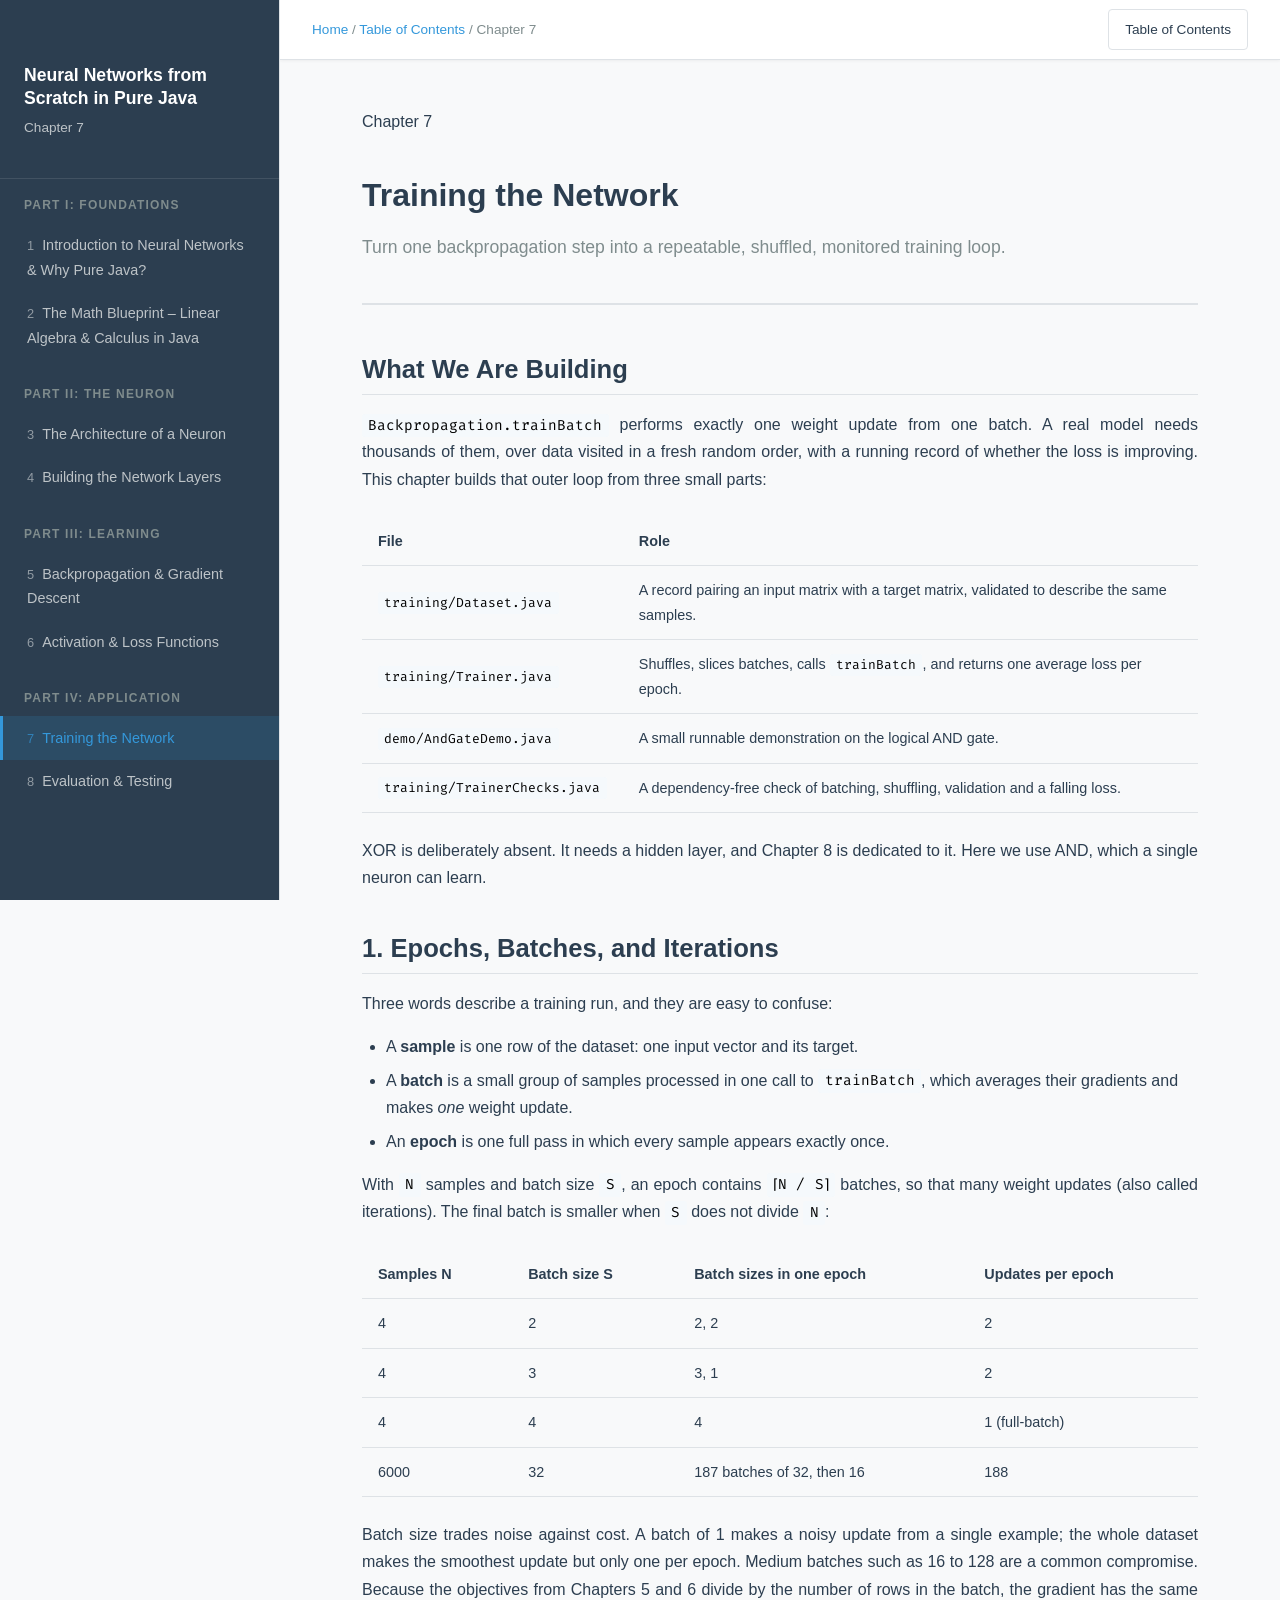
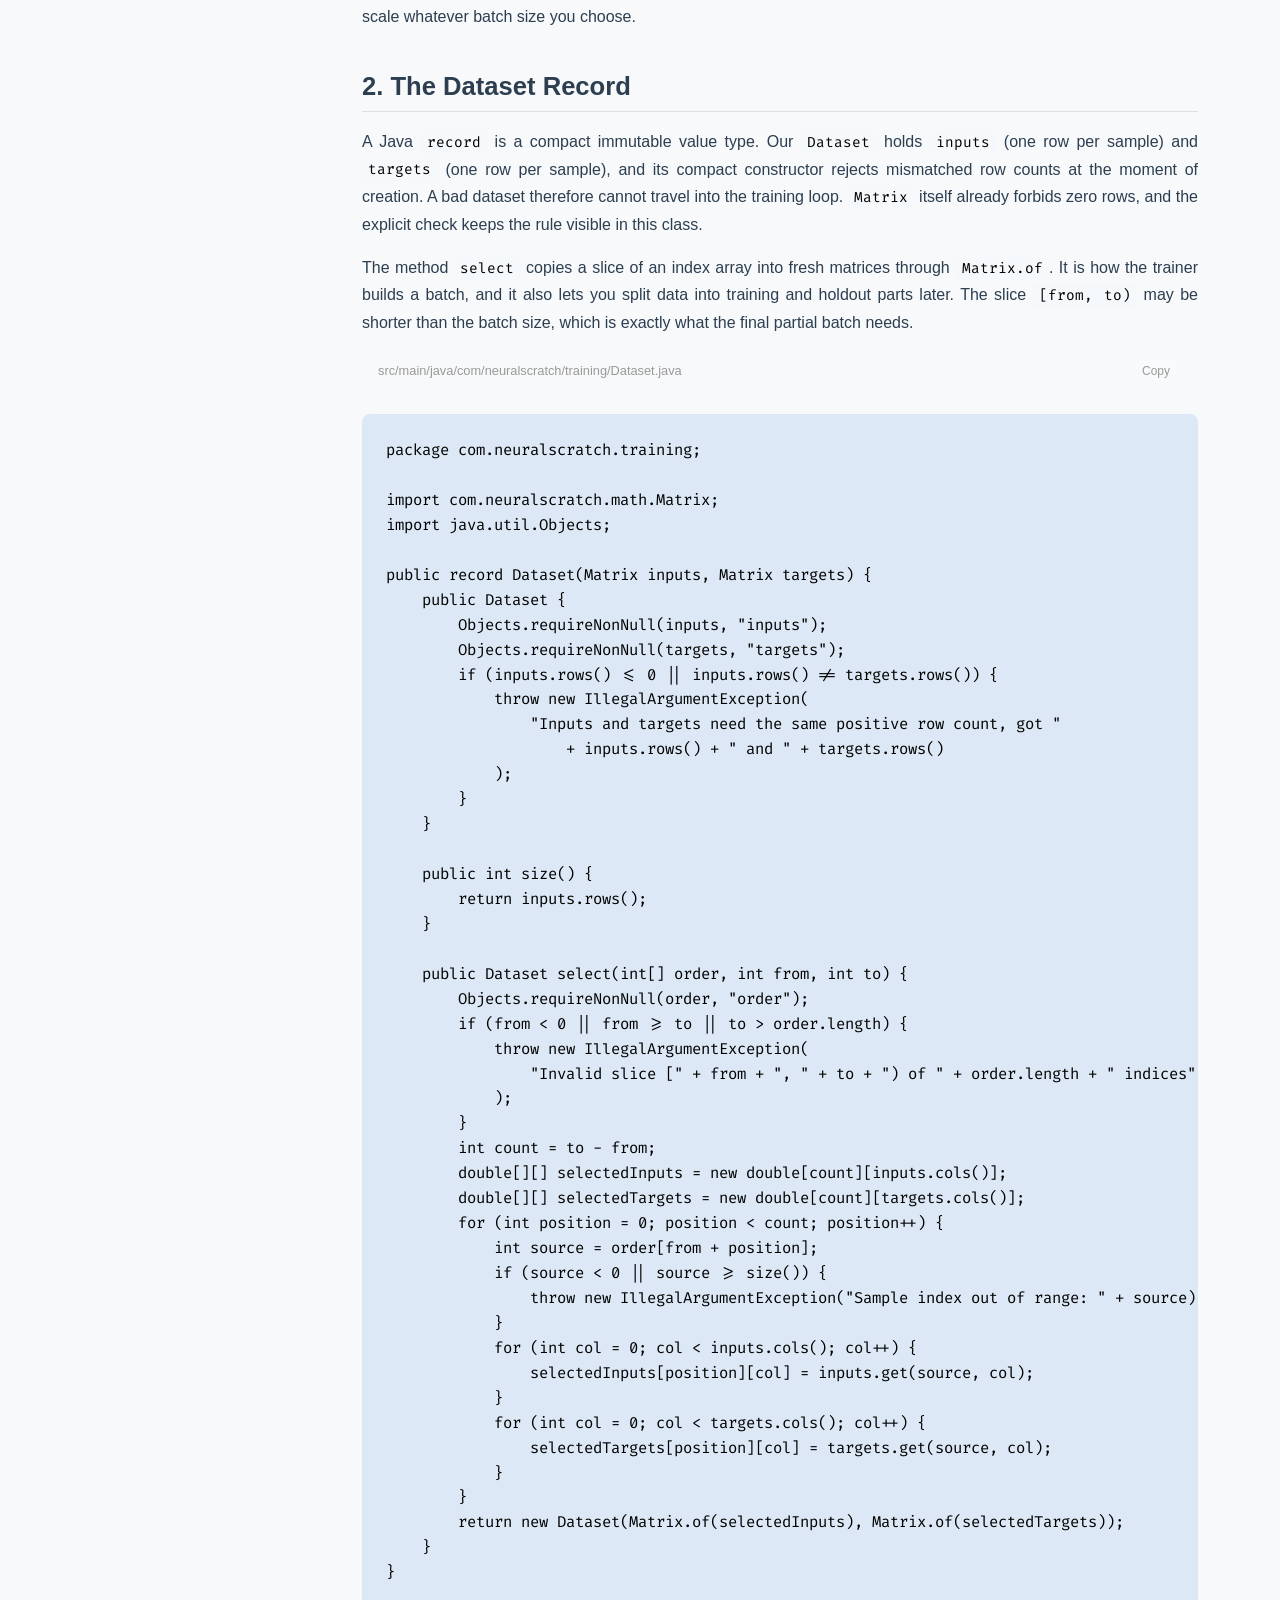
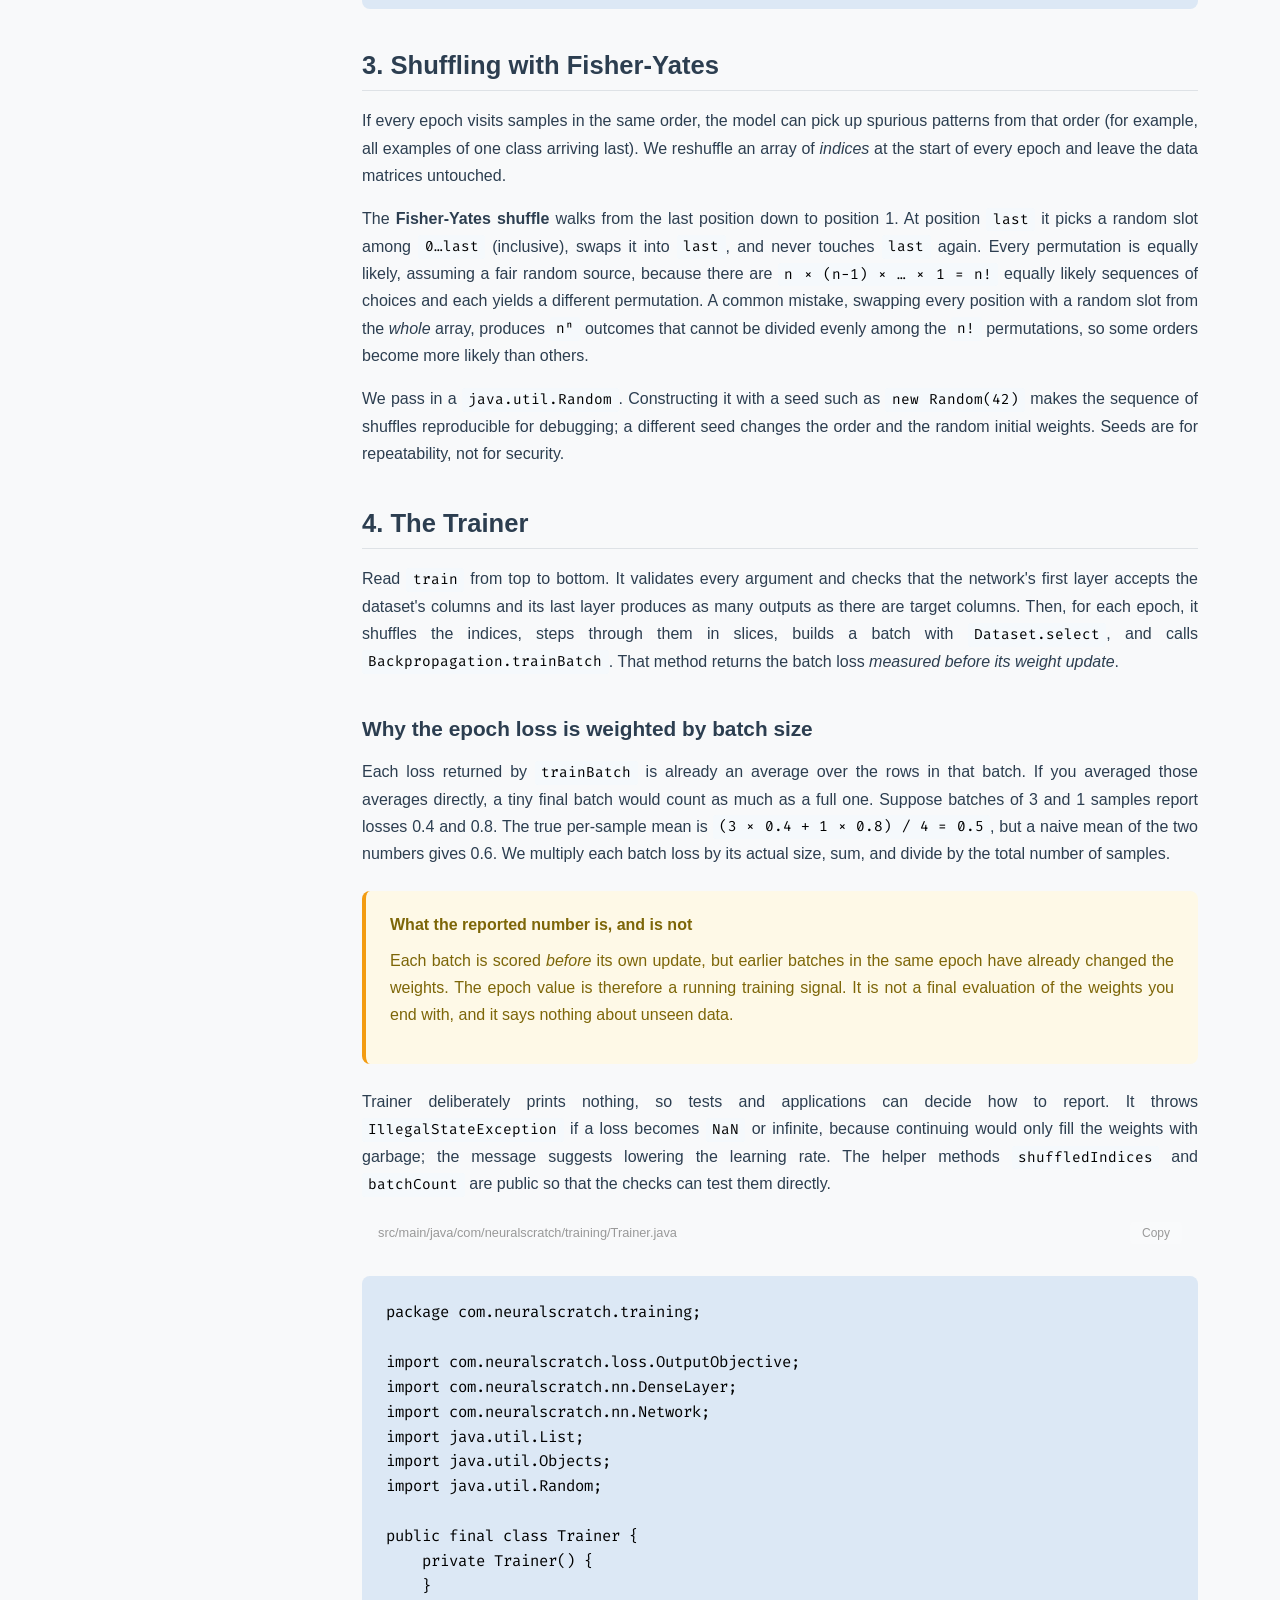
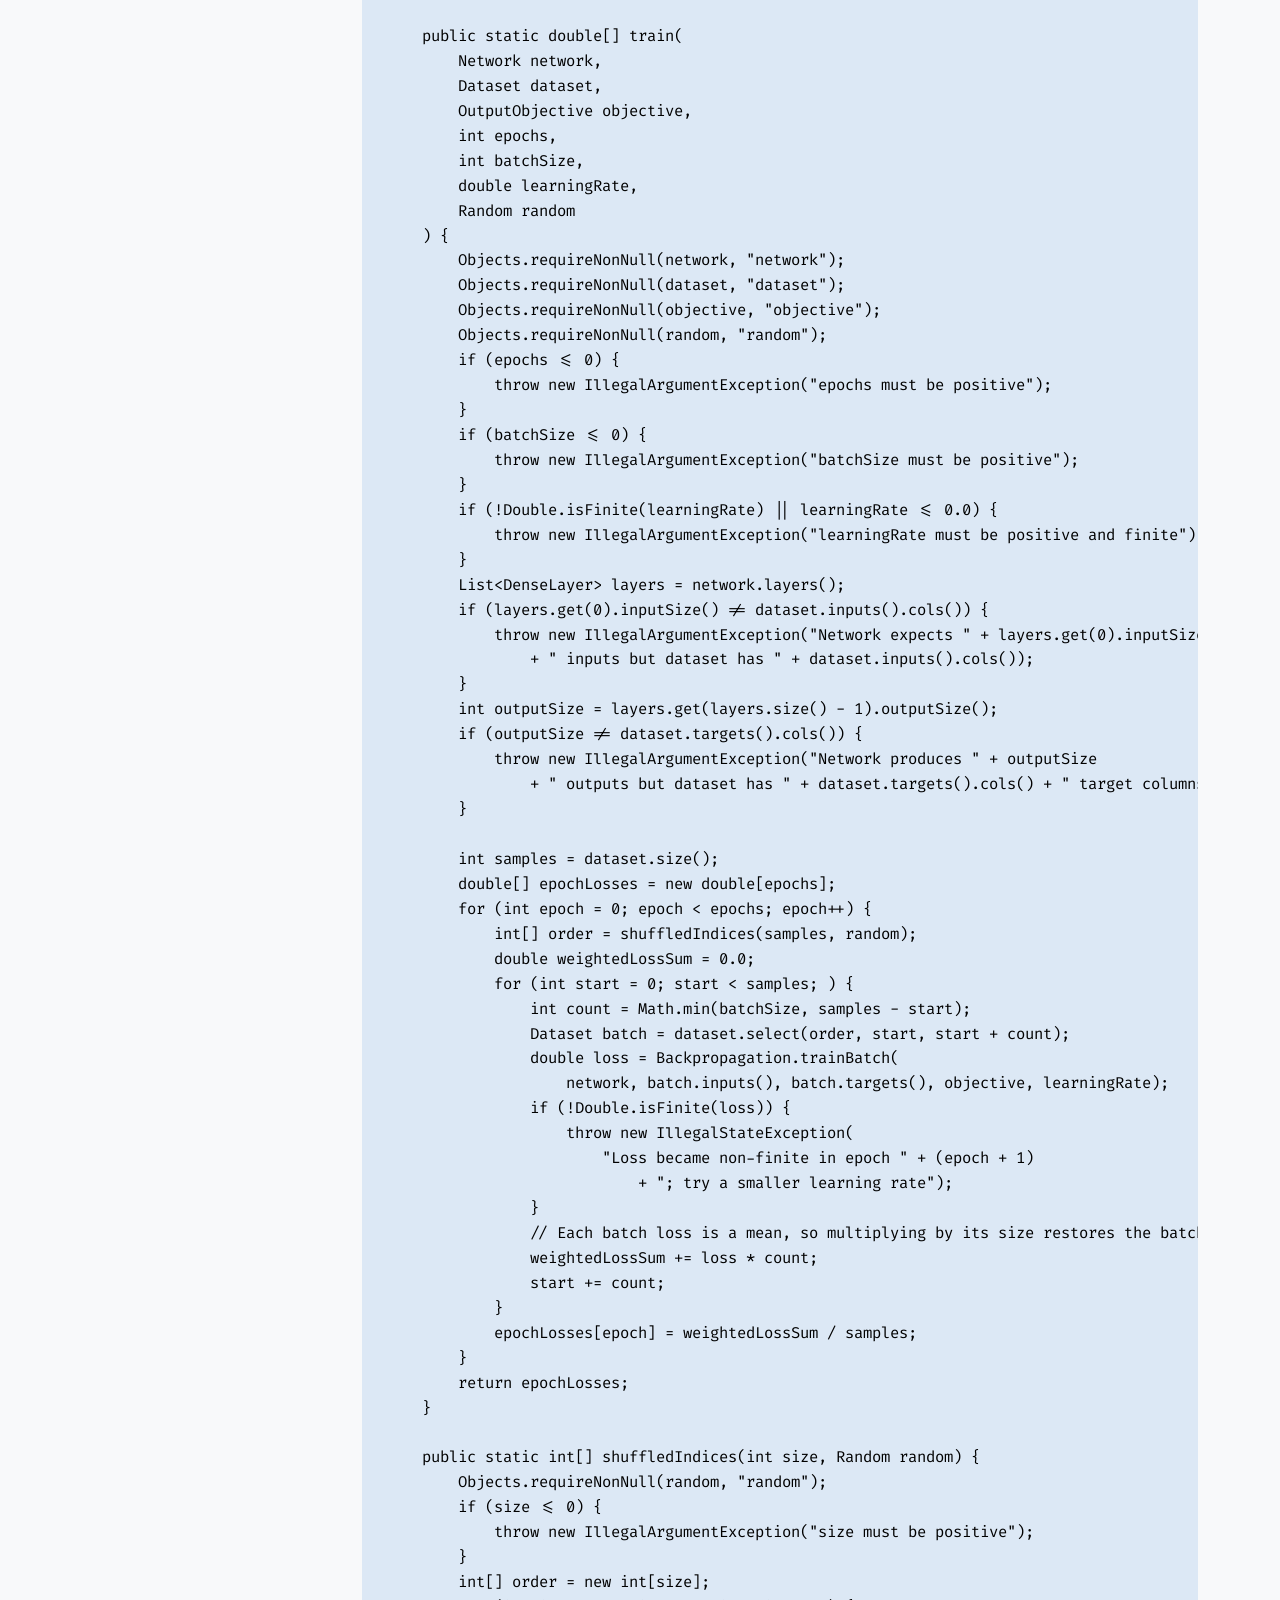
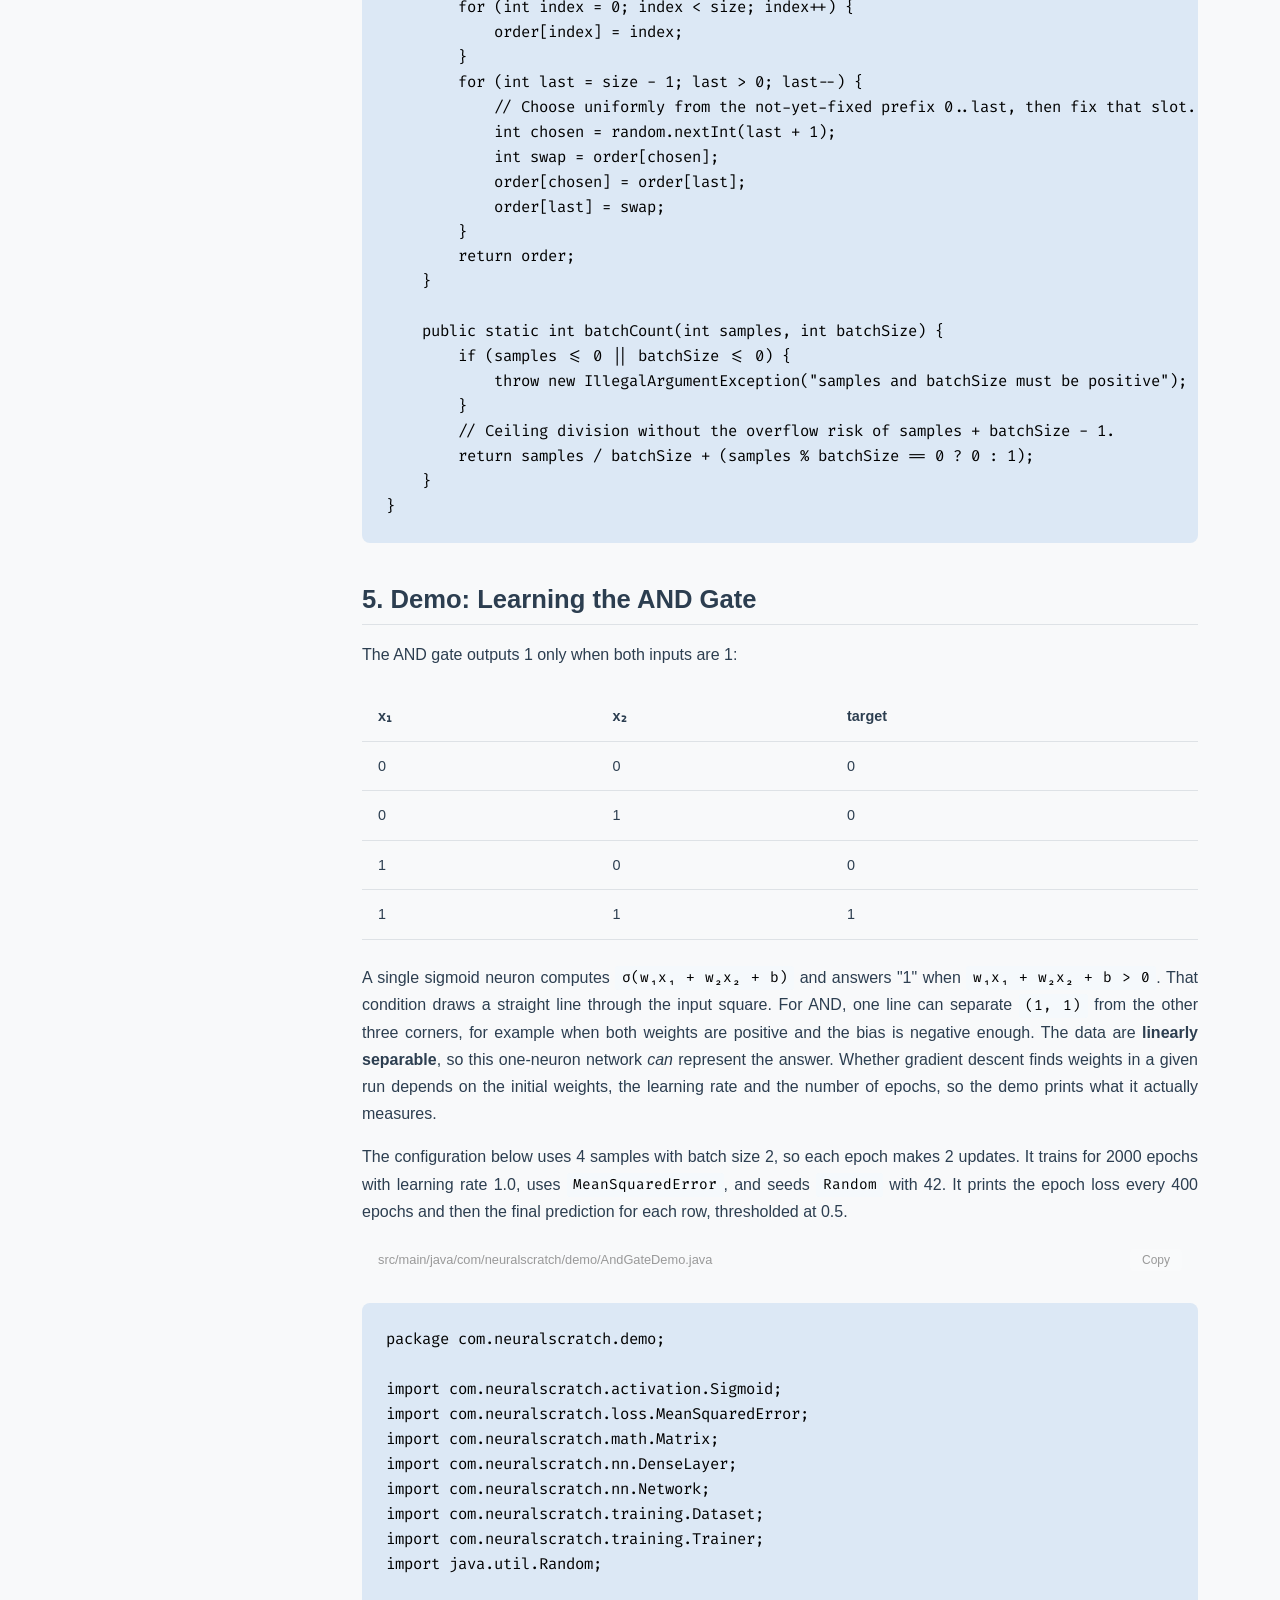
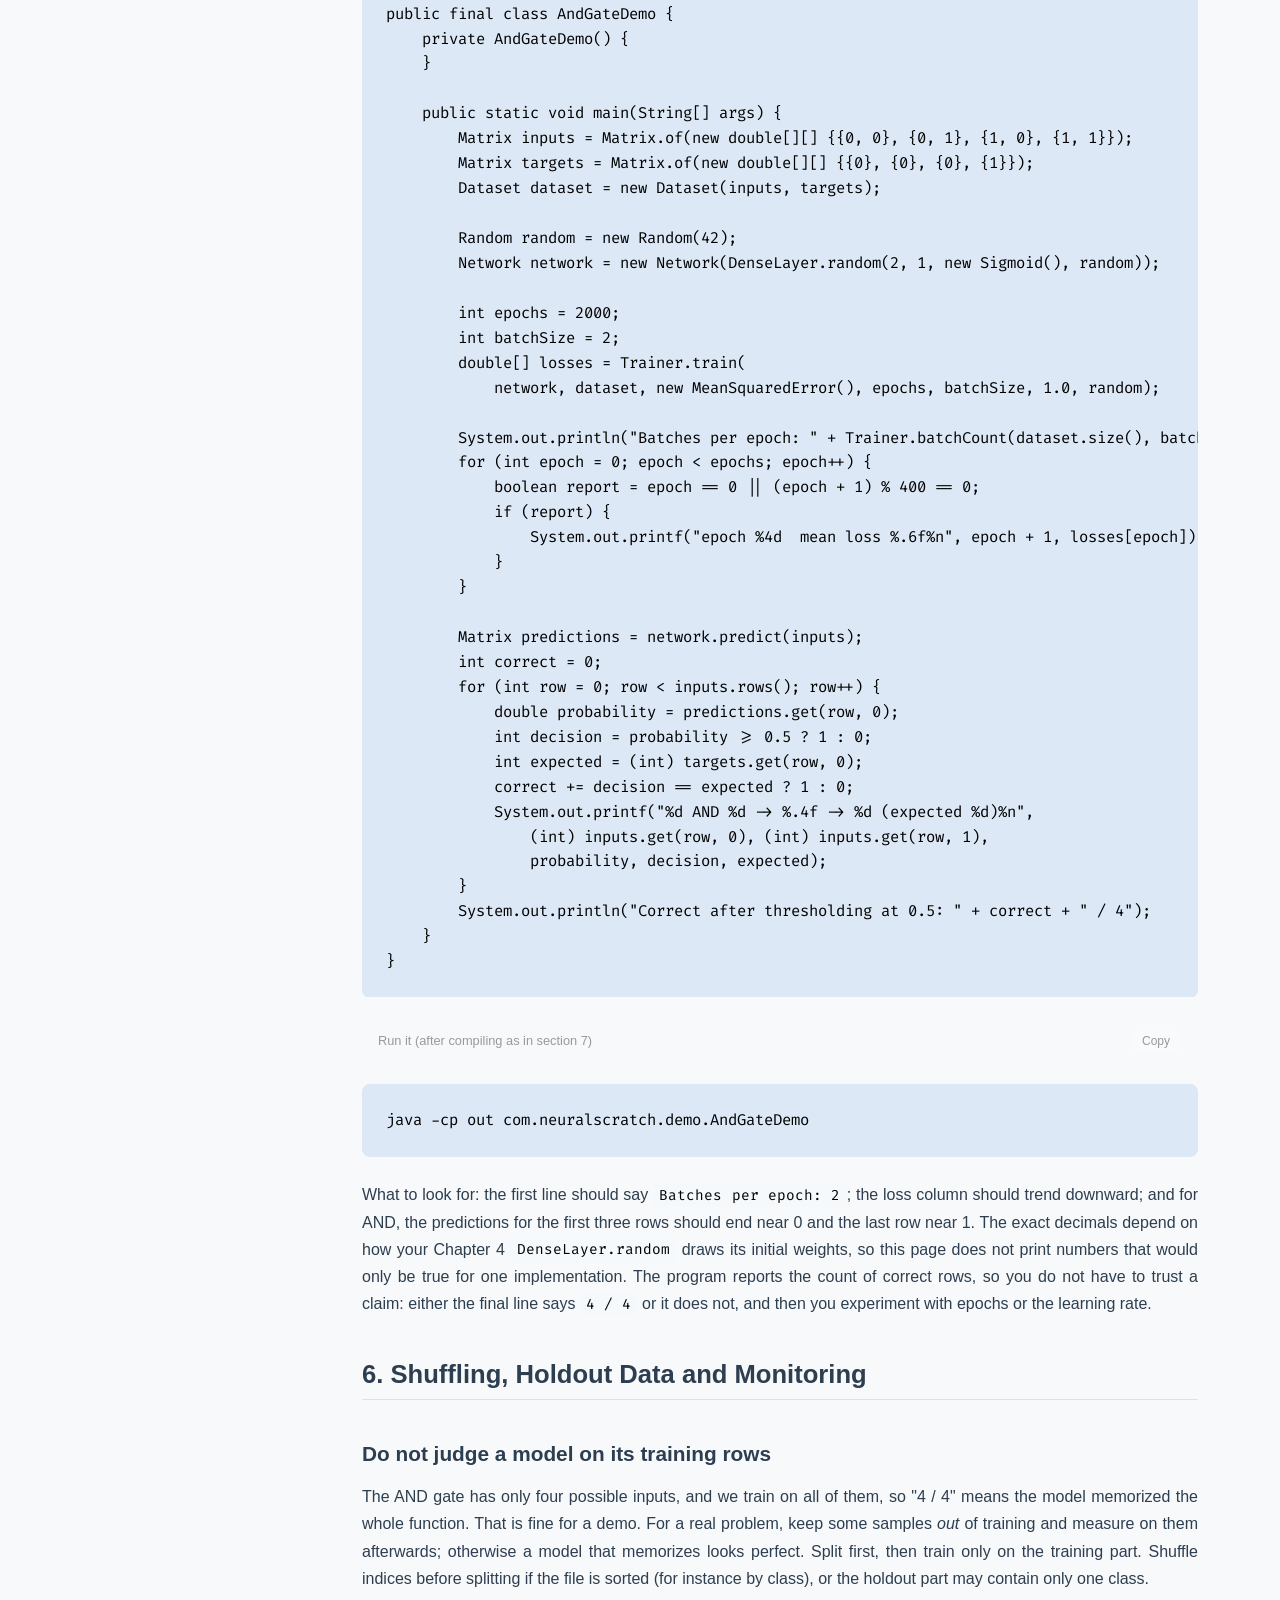
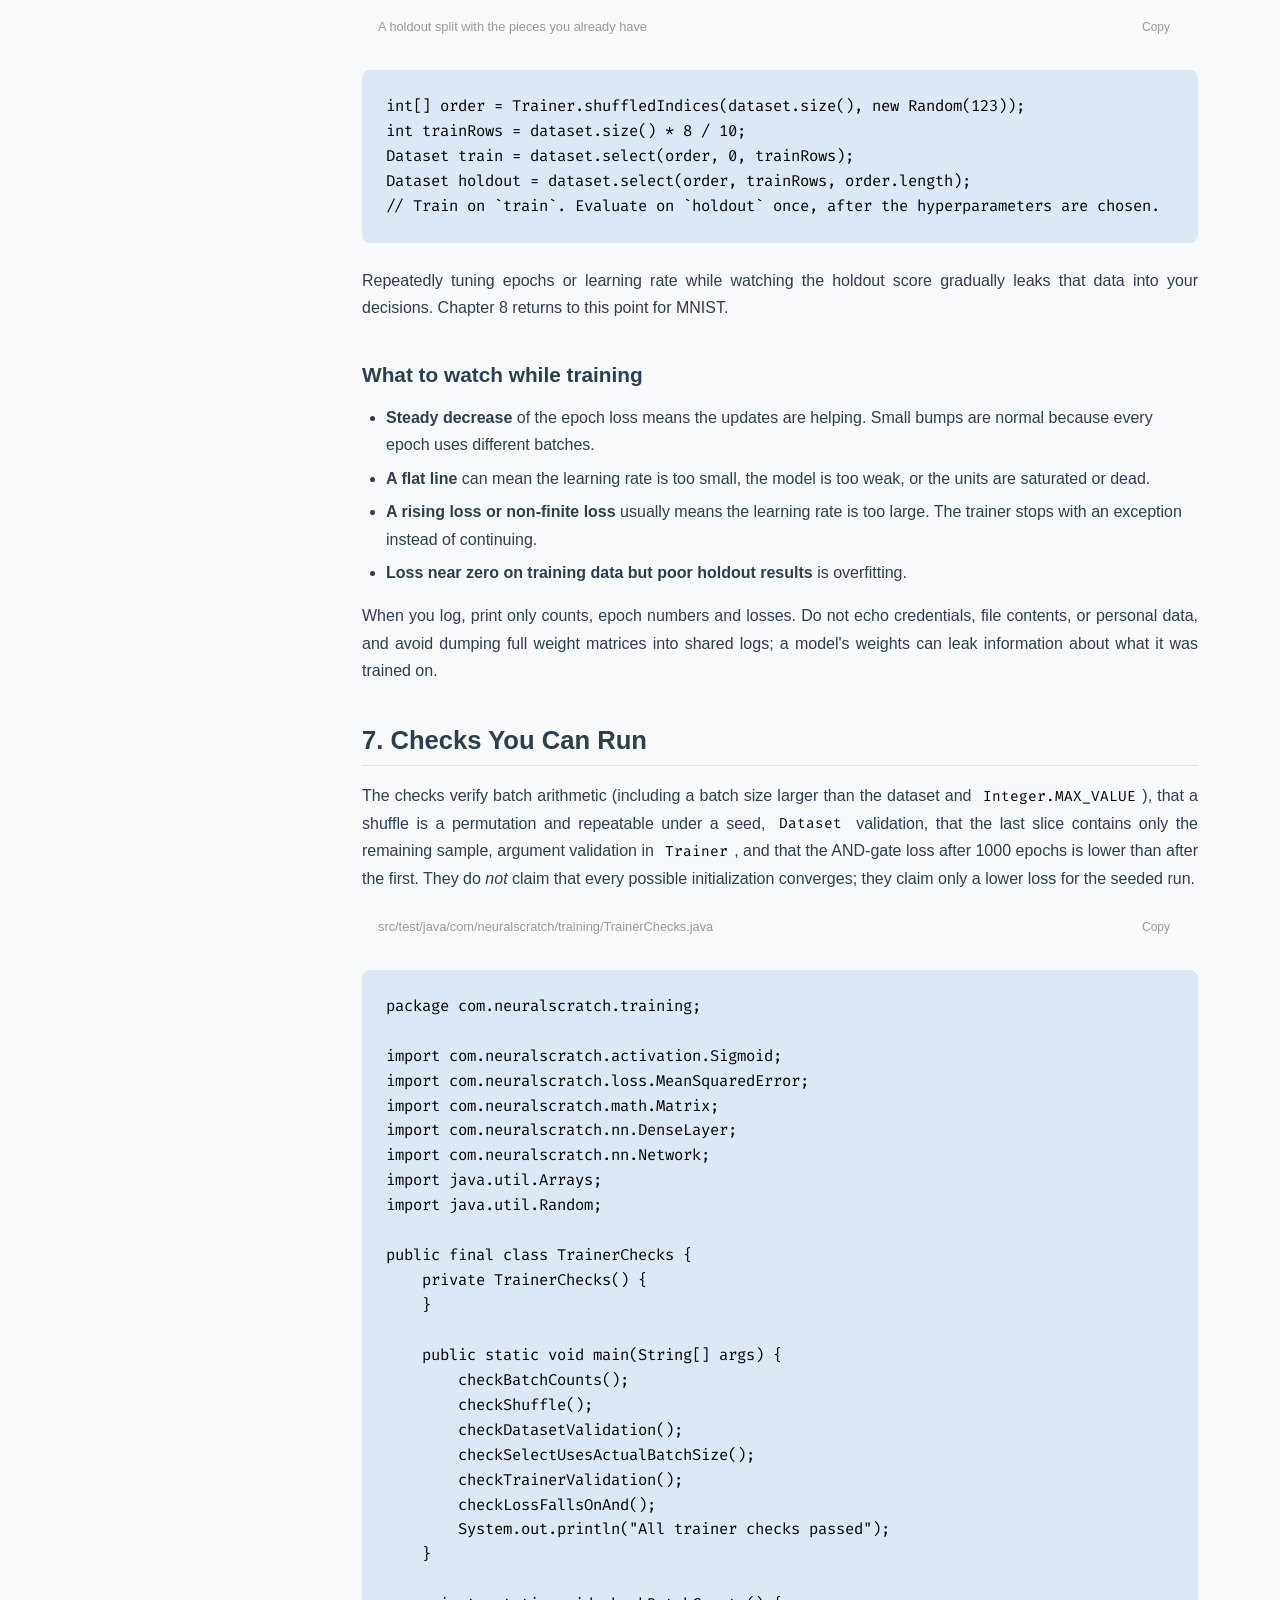
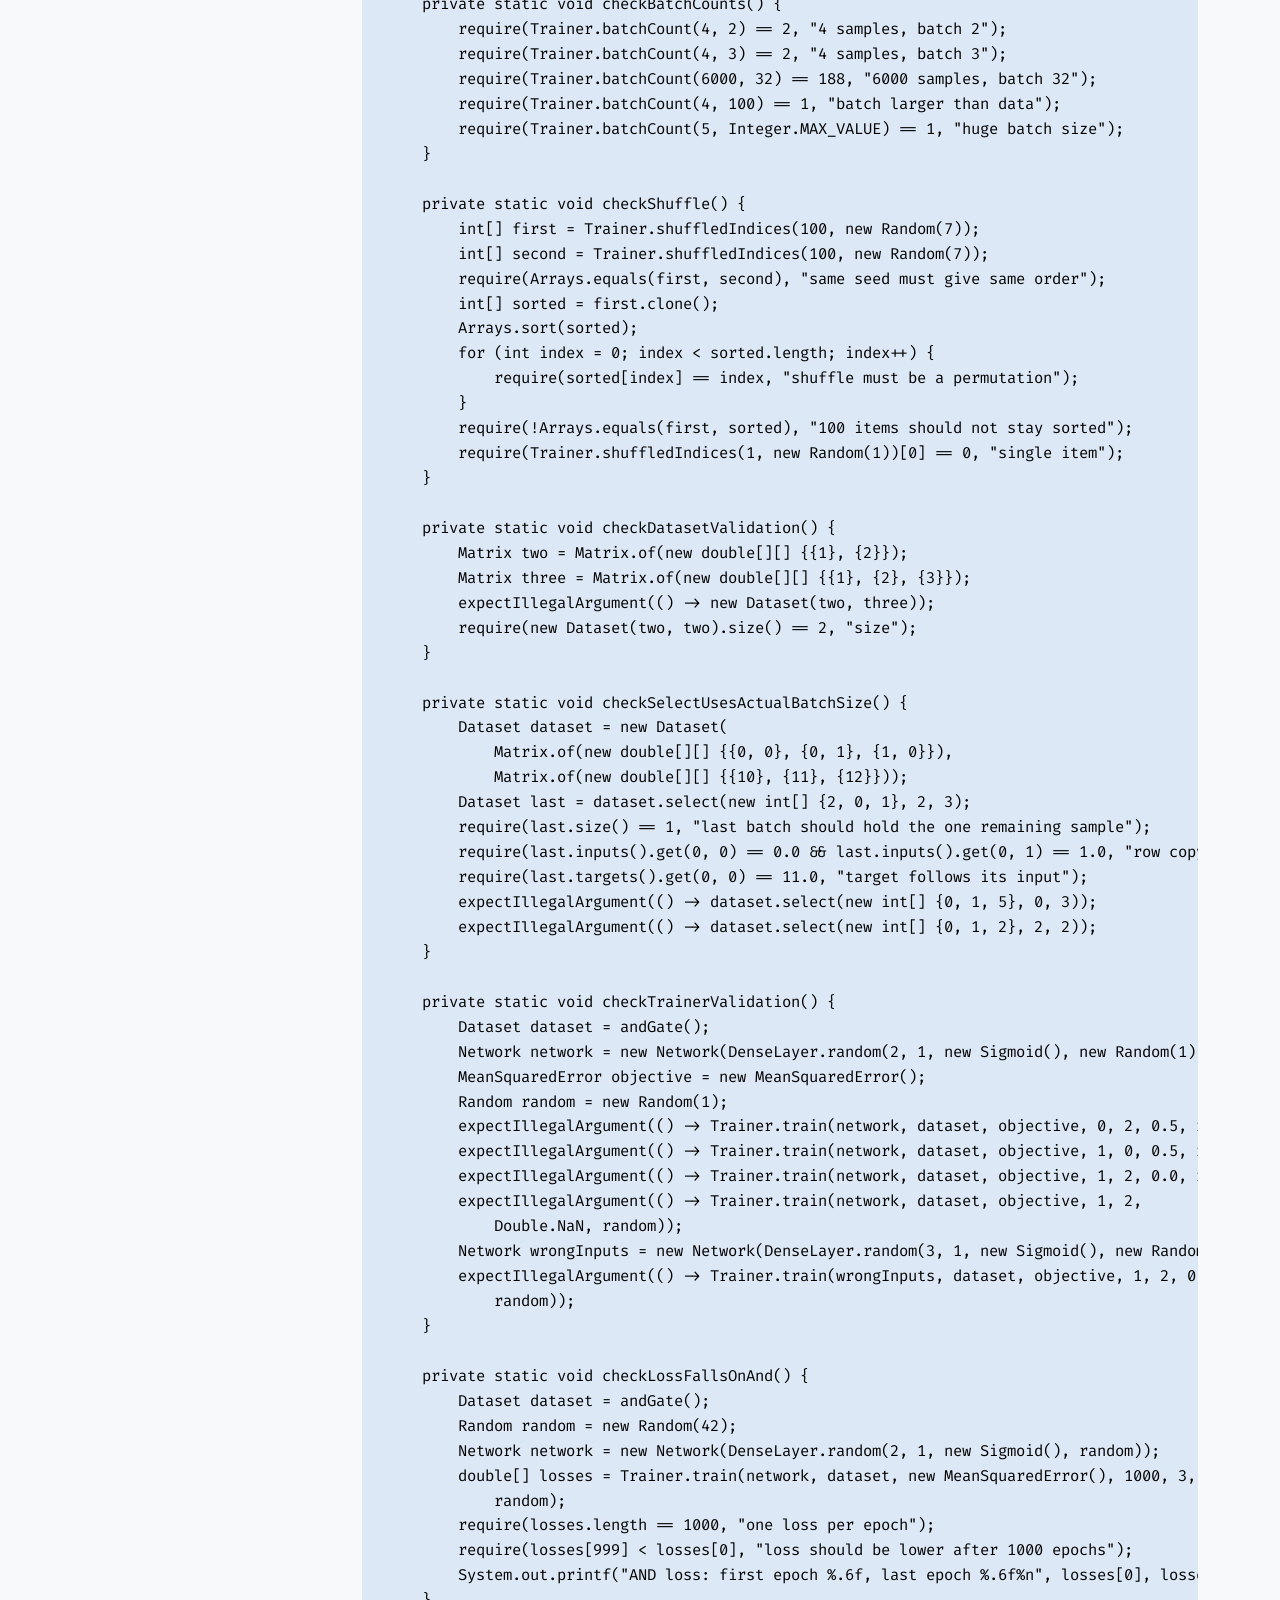
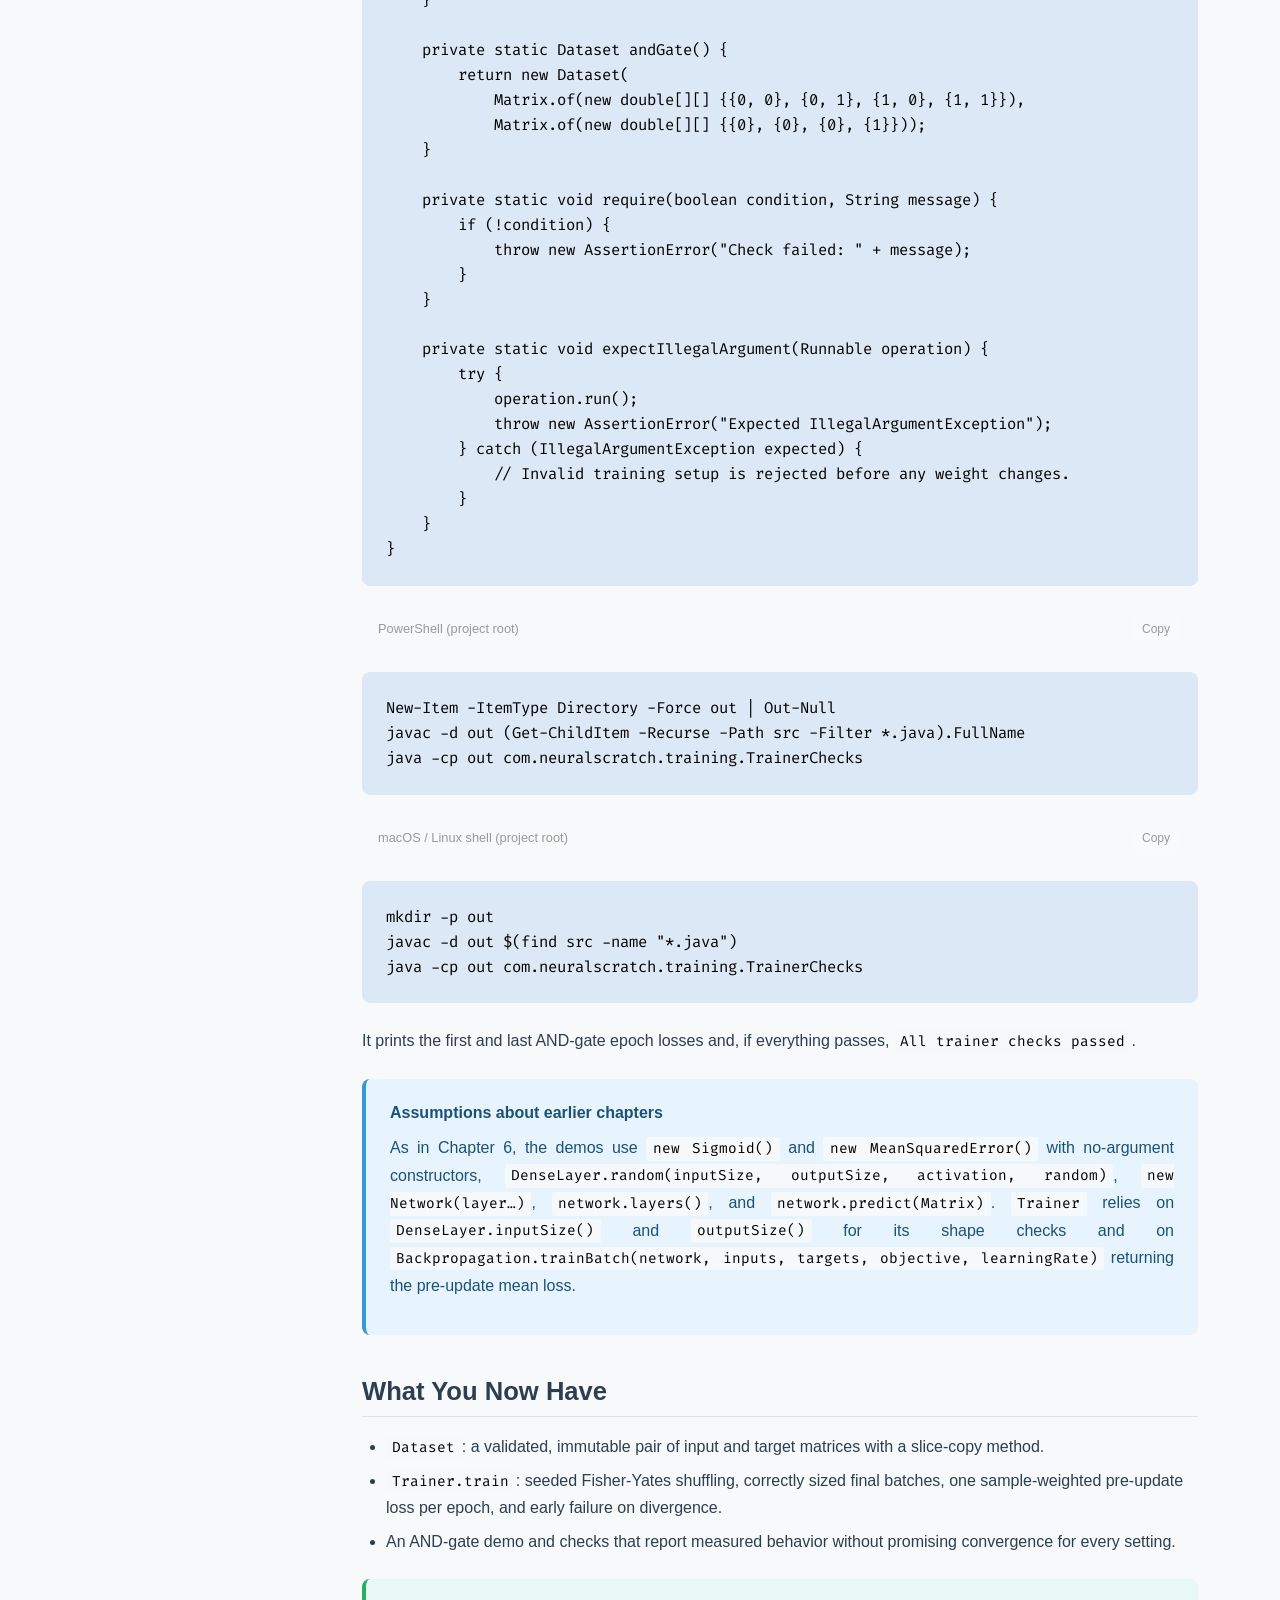
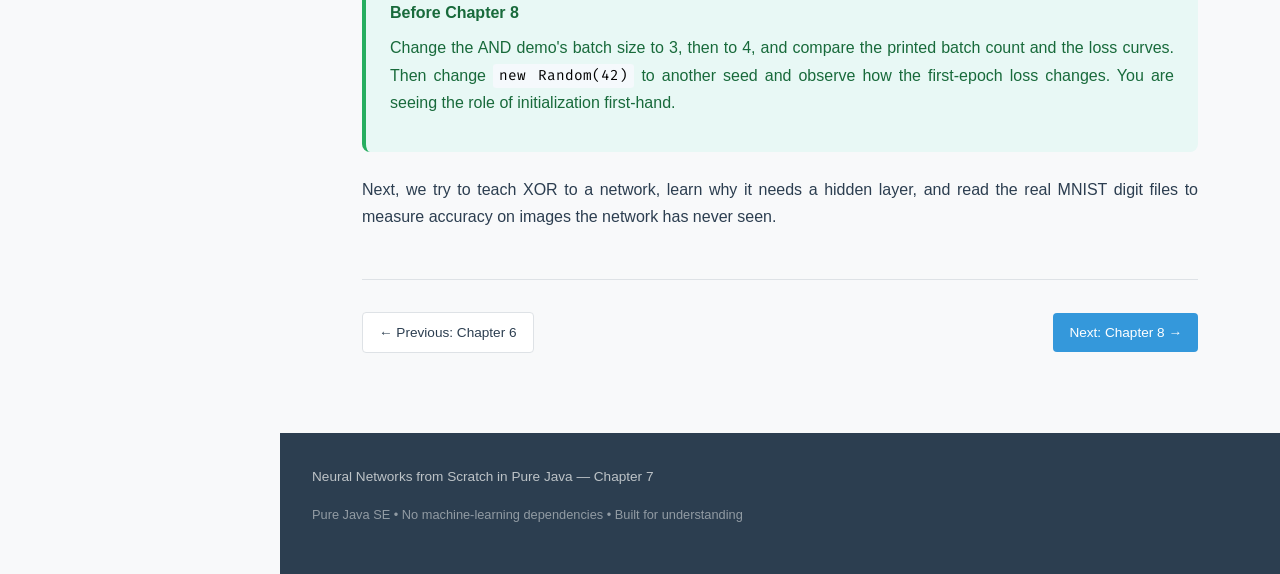
<file: 2/deep-learning-java-book/chapters/chapter7.html>
<!DOCTYPE html>
<html lang="en">
<head>
    <meta charset="UTF-8">
    <meta name="viewport" content="width=device-width, initial-scale=1.0">
    <meta name="description" content="Chapter 7: Training the Network - Neural Networks from Scratch in Pure Java">
    <title>Chapter 7: Training the Network | Neural Networks from Scratch in Pure Java</title>
    <link rel="stylesheet" href="../css/style.css">
    <link rel="preconnect" href="https://fonts.googleapis.com">
    <link rel="preconnect" href="https://fonts.gstatic.com" crossorigin>
    <link href="https://fonts.googleapis.com/css2?family=Fira+Code:wght@400;500&family=Inter:wght@400;500;600;700&display=swap" rel="stylesheet">
</head>
<body>
    <aside class="sidebar" role="navigation" aria-label="Book chapters">
        <div class="sidebar-header">
            <h1 class="sidebar-title">Neural Networks from Scratch in Pure Java</h1>
            <p class="sidebar-subtitle">Chapter 7</p>
        </div>
        <nav class="sidebar-nav">
            <div class="nav-part">
                <div class="nav-part-title">Part I: Foundations</div>
                <a href="chapter1.html" class="nav-chapter"><span class="chapter-num">1</span>Introduction to Neural Networks &amp; Why Pure Java?</a>
                <a href="chapter2.html" class="nav-chapter"><span class="chapter-num">2</span>The Math Blueprint – Linear Algebra &amp; Calculus in Java</a>
            </div>
            <div class="nav-part">
                <div class="nav-part-title">Part II: The Neuron</div>
                <a href="chapter3.html" class="nav-chapter"><span class="chapter-num">3</span>The Architecture of a Neuron</a>
                <a href="chapter4.html" class="nav-chapter"><span class="chapter-num">4</span>Building the Network Layers</a>
            </div>
            <div class="nav-part">
                <div class="nav-part-title">Part III: Learning</div>
                <a href="chapter5.html" class="nav-chapter"><span class="chapter-num">5</span>Backpropagation &amp; Gradient Descent</a>
                <a href="chapter6.html" class="nav-chapter"><span class="chapter-num">6</span>Activation &amp; Loss Functions</a>
            </div>
            <div class="nav-part">
                <div class="nav-part-title">Part IV: Application</div>
                <a href="chapter7.html" class="nav-chapter active" aria-current="page"><span class="chapter-num">7</span>Training the Network</a>
                <a href="chapter8.html" class="nav-chapter"><span class="chapter-num">8</span>Evaluation &amp; Testing</a>
            </div>
        </nav>
    </aside>

    <main class="main-content" role="main">
        <header class="top-header" role="banner">
            <div class="header-left">
                <button class="menu-toggle" aria-label="Toggle navigation menu" aria-expanded="false">☰</button>
                <nav class="breadcrumb" aria-label="Breadcrumb">
                    <a href="../index.html">Home</a> / <a href="toc.html">Table of Contents</a> / <span>Chapter 7</span>
                </nav>
            </div>
            <div class="header-right">
                <a href="toc.html" class="btn btn-secondary">Table of Contents</a>
            </div>
        </header>

        <div class="chapter-container">
            <article class="chapter-content">
                <header class="chapter-header">
                    <span class="chapter-badge">Chapter 7</span>
                    <h1>Training the Network</h1>
                    <p class="chapter-subtitle">Turn one backpropagation step into a repeatable, shuffled, monitored training loop.</p>
                </header>

                <section id="our-plan">
                    <h2>What We Are Building</h2>
                    <p><code>Backpropagation.trainBatch</code> performs exactly one weight update from one batch. A real model needs thousands of them, over data visited in a fresh random order, with a running record of whether the loss is improving. This chapter builds that outer loop from three small parts:</p>
                    <table>
                        <thead><tr><th>File</th><th>Role</th></tr></thead>
                        <tbody>
                            <tr><td><code>training/Dataset.java</code></td><td>A record pairing an input matrix with a target matrix, validated to describe the same samples.</td></tr>
                            <tr><td><code>training/Trainer.java</code></td><td>Shuffles, slices batches, calls <code>trainBatch</code>, and returns one average loss per epoch.</td></tr>
                            <tr><td><code>demo/AndGateDemo.java</code></td><td>A small runnable demonstration on the logical AND gate.</td></tr>
                            <tr><td><code>training/TrainerChecks.java</code></td><td>A dependency-free check of batching, shuffling, validation and a falling loss.</td></tr>
                        </tbody>
                    </table>
                    <p>XOR is deliberately absent. It needs a hidden layer, and Chapter 8 is dedicated to it. Here we use AND, which a single neuron can learn.</p>
                </section>

                <section id="vocabulary">
                    <h2>1. Epochs, Batches, and Iterations</h2>
                    <p>Three words describe a training run, and they are easy to confuse:</p>
                    <ul>
                        <li>A <strong>sample</strong> is one row of the dataset: one input vector and its target.</li>
                        <li>A <strong>batch</strong> is a small group of samples processed in one call to <code>trainBatch</code>, which averages their gradients and makes <em>one</em> weight update.</li>
                        <li>An <strong>epoch</strong> is one full pass in which every sample appears exactly once.</li>
                    </ul>
                    <p>With <code>N</code> samples and batch size <code>S</code>, an epoch contains <code>⌈N / S⌉</code> batches, so that many weight updates (also called iterations). The final batch is smaller when <code>S</code> does not divide <code>N</code>:</p>
                    <table>
                        <thead><tr><th>Samples N</th><th>Batch size S</th><th>Batch sizes in one epoch</th><th>Updates per epoch</th></tr></thead>
                        <tbody>
                            <tr><td>4</td><td>2</td><td>2, 2</td><td>2</td></tr>
                            <tr><td>4</td><td>3</td><td>3, 1</td><td>2</td></tr>
                            <tr><td>4</td><td>4</td><td>4</td><td>1 (full-batch)</td></tr>
                            <tr><td>6000</td><td>32</td><td>187 batches of 32, then 16</td><td>188</td></tr>
                        </tbody>
                    </table>
                    <p>Batch size trades noise against cost. A batch of 1 makes a noisy update from a single example; the whole dataset makes the smoothest update but only one per epoch. Medium batches such as 16 to 128 are a common compromise. Because the objectives from Chapters 5 and 6 divide by the number of rows in the batch, the gradient has the same scale whatever batch size you choose.</p>
                </section>

                <section id="dataset">
                    <h2>2. The Dataset Record</h2>
                    <p>A Java <code>record</code> is a compact immutable value type. Our <code>Dataset</code> holds <code>inputs</code> (one row per sample) and <code>targets</code> (one row per sample), and its compact constructor rejects mismatched row counts at the moment of creation. A bad dataset therefore cannot travel into the training loop. <code>Matrix</code> itself already forbids zero rows, and the explicit check keeps the rule visible in this class.</p>
                    <p>The method <code>select</code> copies a slice of an index array into fresh matrices through <code>Matrix.of</code>. It is how the trainer builds a batch, and it also lets you split data into training and holdout parts later. The slice <code>[from, to)</code> may be shorter than the batch size, which is exactly what the final partial batch needs.</p>
                    <div class="code-block">
                        <div class="code-header"><span class="code-lang">src/main/java/com/neuralscratch/training/Dataset.java</span><button class="copy-btn" type="button">Copy</button></div>
                        <pre><code class="language-java">package com.neuralscratch.training;

import com.neuralscratch.math.Matrix;
import java.util.Objects;

public record Dataset(Matrix inputs, Matrix targets) {
    public Dataset {
        Objects.requireNonNull(inputs, "inputs");
        Objects.requireNonNull(targets, "targets");
        if (inputs.rows() &lt;= 0 || inputs.rows() != targets.rows()) {
            throw new IllegalArgumentException(
                "Inputs and targets need the same positive row count, got "
                    + inputs.rows() + " and " + targets.rows()
            );
        }
    }

    public int size() {
        return inputs.rows();
    }

    public Dataset select(int[] order, int from, int to) {
        Objects.requireNonNull(order, "order");
        if (from &lt; 0 || from &gt;= to || to &gt; order.length) {
            throw new IllegalArgumentException(
                "Invalid slice [" + from + ", " + to + ") of " + order.length + " indices"
            );
        }
        int count = to - from;
        double[][] selectedInputs = new double[count][inputs.cols()];
        double[][] selectedTargets = new double[count][targets.cols()];
        for (int position = 0; position &lt; count; position++) {
            int source = order[from + position];
            if (source &lt; 0 || source &gt;= size()) {
                throw new IllegalArgumentException("Sample index out of range: " + source);
            }
            for (int col = 0; col &lt; inputs.cols(); col++) {
                selectedInputs[position][col] = inputs.get(source, col);
            }
            for (int col = 0; col &lt; targets.cols(); col++) {
                selectedTargets[position][col] = targets.get(source, col);
            }
        }
        return new Dataset(Matrix.of(selectedInputs), Matrix.of(selectedTargets));
    }
}</code></pre>
                    </div>
                </section>

                <section id="shuffling">
                    <h2>3. Shuffling with Fisher-Yates</h2>
                    <p>If every epoch visits samples in the same order, the model can pick up spurious patterns from that order (for example, all examples of one class arriving last). We reshuffle an array of <em>indices</em> at the start of every epoch and leave the data matrices untouched.</p>
                    <p>The <strong>Fisher-Yates shuffle</strong> walks from the last position down to position 1. At position <code>last</code> it picks a random slot among <code>0…last</code> (inclusive), swaps it into <code>last</code>, and never touches <code>last</code> again. Every permutation is equally likely, assuming a fair random source, because there are <code>n × (n−1) × … × 1 = n!</code> equally likely sequences of choices and each yields a different permutation. A common mistake, swapping every position with a random slot from the <em>whole</em> array, produces <code>nⁿ</code> outcomes that cannot be divided evenly among the <code>n!</code> permutations, so some orders become more likely than others.</p>
                    <p>We pass in a <code>java.util.Random</code>. Constructing it with a seed such as <code>new Random(42)</code> makes the sequence of shuffles reproducible for debugging; a different seed changes the order and the random initial weights. Seeds are for repeatability, not for security.</p>
                </section>

                <section id="trainer">
                    <h2>4. The Trainer</h2>
                    <p>Read <code>train</code> from top to bottom. It validates every argument and checks that the network's first layer accepts the dataset's columns and its last layer produces as many outputs as there are target columns. Then, for each epoch, it shuffles the indices, steps through them in slices, builds a batch with <code>Dataset.select</code>, and calls <code>Backpropagation.trainBatch</code>. That method returns the batch loss <em>measured before its weight update</em>.</p>
                    <h3>Why the epoch loss is weighted by batch size</h3>
                    <p>Each loss returned by <code>trainBatch</code> is already an average over the rows in that batch. If you averaged those averages directly, a tiny final batch would count as much as a full one. Suppose batches of 3 and 1 samples report losses 0.4 and 0.8. The true per-sample mean is <code>(3 × 0.4 + 1 × 0.8) / 4 = 0.5</code>, but a naive mean of the two numbers gives 0.6. We multiply each batch loss by its actual size, sum, and divide by the total number of samples.</p>
                    <div class="callout callout-warning">
                        <div class="callout-title">What the reported number is, and is not</div>
                        <p>Each batch is scored <em>before</em> its own update, but earlier batches in the same epoch have already changed the weights. The epoch value is therefore a running training signal. It is not a final evaluation of the weights you end with, and it says nothing about unseen data.</p>
                    </div>
                    <p>Trainer deliberately prints nothing, so tests and applications can decide how to report. It throws <code>IllegalStateException</code> if a loss becomes <code>NaN</code> or infinite, because continuing would only fill the weights with garbage; the message suggests lowering the learning rate. The helper methods <code>shuffledIndices</code> and <code>batchCount</code> are public so that the checks can test them directly.</p>
                    <div class="code-block">
                        <div class="code-header"><span class="code-lang">src/main/java/com/neuralscratch/training/Trainer.java</span><button class="copy-btn" type="button">Copy</button></div>
                        <pre><code class="language-java">package com.neuralscratch.training;

import com.neuralscratch.loss.OutputObjective;
import com.neuralscratch.nn.DenseLayer;
import com.neuralscratch.nn.Network;
import java.util.List;
import java.util.Objects;
import java.util.Random;

public final class Trainer {
    private Trainer() {
    }

    public static double[] train(
        Network network,
        Dataset dataset,
        OutputObjective objective,
        int epochs,
        int batchSize,
        double learningRate,
        Random random
    ) {
        Objects.requireNonNull(network, "network");
        Objects.requireNonNull(dataset, "dataset");
        Objects.requireNonNull(objective, "objective");
        Objects.requireNonNull(random, "random");
        if (epochs &lt;= 0) {
            throw new IllegalArgumentException("epochs must be positive");
        }
        if (batchSize &lt;= 0) {
            throw new IllegalArgumentException("batchSize must be positive");
        }
        if (!Double.isFinite(learningRate) || learningRate &lt;= 0.0) {
            throw new IllegalArgumentException("learningRate must be positive and finite");
        }
        List&lt;DenseLayer&gt; layers = network.layers();
        if (layers.get(0).inputSize() != dataset.inputs().cols()) {
            throw new IllegalArgumentException("Network expects " + layers.get(0).inputSize()
                + " inputs but dataset has " + dataset.inputs().cols());
        }
        int outputSize = layers.get(layers.size() - 1).outputSize();
        if (outputSize != dataset.targets().cols()) {
            throw new IllegalArgumentException("Network produces " + outputSize
                + " outputs but dataset has " + dataset.targets().cols() + " target columns");
        }

        int samples = dataset.size();
        double[] epochLosses = new double[epochs];
        for (int epoch = 0; epoch &lt; epochs; epoch++) {
            int[] order = shuffledIndices(samples, random);
            double weightedLossSum = 0.0;
            for (int start = 0; start &lt; samples; ) {
                int count = Math.min(batchSize, samples - start);
                Dataset batch = dataset.select(order, start, start + count);
                double loss = Backpropagation.trainBatch(
                    network, batch.inputs(), batch.targets(), objective, learningRate);
                if (!Double.isFinite(loss)) {
                    throw new IllegalStateException(
                        "Loss became non-finite in epoch " + (epoch + 1)
                            + "; try a smaller learning rate");
                }
                // Each batch loss is a mean, so multiplying by its size restores the batch total.
                weightedLossSum += loss * count;
                start += count;
            }
            epochLosses[epoch] = weightedLossSum / samples;
        }
        return epochLosses;
    }

    public static int[] shuffledIndices(int size, Random random) {
        Objects.requireNonNull(random, "random");
        if (size &lt;= 0) {
            throw new IllegalArgumentException("size must be positive");
        }
        int[] order = new int[size];
        for (int index = 0; index &lt; size; index++) {
            order[index] = index;
        }
        for (int last = size - 1; last &gt; 0; last--) {
            // Choose uniformly from the not-yet-fixed prefix 0..last, then fix that slot.
            int chosen = random.nextInt(last + 1);
            int swap = order[chosen];
            order[chosen] = order[last];
            order[last] = swap;
        }
        return order;
    }

    public static int batchCount(int samples, int batchSize) {
        if (samples &lt;= 0 || batchSize &lt;= 0) {
            throw new IllegalArgumentException("samples and batchSize must be positive");
        }
        // Ceiling division without the overflow risk of samples + batchSize - 1.
        return samples / batchSize + (samples % batchSize == 0 ? 0 : 1);
    }
}</code></pre>
                    </div>
                </section>

                <section id="and-gate">
                    <h2>5. Demo: Learning the AND Gate</h2>
                    <p>The AND gate outputs 1 only when both inputs are 1:</p>
                    <table>
                        <thead><tr><th>x₁</th><th>x₂</th><th>target</th></tr></thead>
                        <tbody>
                            <tr><td>0</td><td>0</td><td>0</td></tr>
                            <tr><td>0</td><td>1</td><td>0</td></tr>
                            <tr><td>1</td><td>0</td><td>0</td></tr>
                            <tr><td>1</td><td>1</td><td>1</td></tr>
                        </tbody>
                    </table>
                    <p>A single sigmoid neuron computes <code>σ(w₁x₁ + w₂x₂ + b)</code> and answers "1" when <code>w₁x₁ + w₂x₂ + b &gt; 0</code>. That condition draws a straight line through the input square. For AND, one line can separate <code>(1, 1)</code> from the other three corners, for example when both weights are positive and the bias is negative enough. The data are <strong>linearly separable</strong>, so this one-neuron network <em>can</em> represent the answer. Whether gradient descent finds weights in a given run depends on the initial weights, the learning rate and the number of epochs, so the demo prints what it actually measures.</p>
                    <p>The configuration below uses 4 samples with batch size 2, so each epoch makes 2 updates. It trains for 2000 epochs with learning rate 1.0, uses <code>MeanSquaredError</code>, and seeds <code>Random</code> with 42. It prints the epoch loss every 400 epochs and then the final prediction for each row, thresholded at 0.5.</p>
                    <div class="code-block">
                        <div class="code-header"><span class="code-lang">src/main/java/com/neuralscratch/demo/AndGateDemo.java</span><button class="copy-btn" type="button">Copy</button></div>
                        <pre><code class="language-java">package com.neuralscratch.demo;

import com.neuralscratch.activation.Sigmoid;
import com.neuralscratch.loss.MeanSquaredError;
import com.neuralscratch.math.Matrix;
import com.neuralscratch.nn.DenseLayer;
import com.neuralscratch.nn.Network;
import com.neuralscratch.training.Dataset;
import com.neuralscratch.training.Trainer;
import java.util.Random;

public final class AndGateDemo {
    private AndGateDemo() {
    }

    public static void main(String[] args) {
        Matrix inputs = Matrix.of(new double[][] {{0, 0}, {0, 1}, {1, 0}, {1, 1}});
        Matrix targets = Matrix.of(new double[][] {{0}, {0}, {0}, {1}});
        Dataset dataset = new Dataset(inputs, targets);

        Random random = new Random(42);
        Network network = new Network(DenseLayer.random(2, 1, new Sigmoid(), random));

        int epochs = 2000;
        int batchSize = 2;
        double[] losses = Trainer.train(
            network, dataset, new MeanSquaredError(), epochs, batchSize, 1.0, random);

        System.out.println("Batches per epoch: " + Trainer.batchCount(dataset.size(), batchSize));
        for (int epoch = 0; epoch &lt; epochs; epoch++) {
            boolean report = epoch == 0 || (epoch + 1) % 400 == 0;
            if (report) {
                System.out.printf("epoch %4d  mean loss %.6f%n", epoch + 1, losses[epoch]);
            }
        }

        Matrix predictions = network.predict(inputs);
        int correct = 0;
        for (int row = 0; row &lt; inputs.rows(); row++) {
            double probability = predictions.get(row, 0);
            int decision = probability &gt;= 0.5 ? 1 : 0;
            int expected = (int) targets.get(row, 0);
            correct += decision == expected ? 1 : 0;
            System.out.printf("%d AND %d -&gt; %.4f -&gt; %d (expected %d)%n",
                (int) inputs.get(row, 0), (int) inputs.get(row, 1),
                probability, decision, expected);
        }
        System.out.println("Correct after thresholding at 0.5: " + correct + " / 4");
    }
}</code></pre>
                    </div>
                    <div class="code-block">
                        <div class="code-header"><span class="code-lang">Run it (after compiling as in section 7)</span><button class="copy-btn" type="button">Copy</button></div>
                        <pre><code class="language-bash">java -cp out com.neuralscratch.demo.AndGateDemo</code></pre>
                    </div>
                    <p>What to look for: the first line should say <code>Batches per epoch: 2</code>; the loss column should trend downward; and for AND, the predictions for the first three rows should end near 0 and the last row near 1. The exact decimals depend on how your Chapter 4 <code>DenseLayer.random</code> draws its initial weights, so this page does not print numbers that would only be true for one implementation. The program reports the count of correct rows, so you do not have to trust a claim: either the final line says <code>4 / 4</code> or it does not, and then you experiment with epochs or the learning rate.</p>
                </section>

                <section id="monitoring">
                    <h2>6. Shuffling, Holdout Data and Monitoring</h2>
                    <h3>Do not judge a model on its training rows</h3>
                    <p>The AND gate has only four possible inputs, and we train on all of them, so "4 / 4" means the model memorized the whole function. That is fine for a demo. For a real problem, keep some samples <em>out</em> of training and measure on them afterwards; otherwise a model that memorizes looks perfect. Split first, then train only on the training part. Shuffle indices before splitting if the file is sorted (for instance by class), or the holdout part may contain only one class.</p>
                    <div class="code-block">
                        <div class="code-header"><span class="code-lang">A holdout split with the pieces you already have</span><button class="copy-btn" type="button">Copy</button></div>
                        <pre><code class="language-java">int[] order = Trainer.shuffledIndices(dataset.size(), new Random(123));
int trainRows = dataset.size() * 8 / 10;
Dataset train = dataset.select(order, 0, trainRows);
Dataset holdout = dataset.select(order, trainRows, order.length);
// Train on `train`. Evaluate on `holdout` once, after the hyperparameters are chosen.</code></pre>
                    </div>
                    <p>Repeatedly tuning epochs or learning rate while watching the holdout score gradually leaks that data into your decisions. Chapter 8 returns to this point for MNIST.</p>
                    <h3>What to watch while training</h3>
                    <ul>
                        <li><strong>Steady decrease</strong> of the epoch loss means the updates are helping. Small bumps are normal because every epoch uses different batches.</li>
                        <li><strong>A flat line</strong> can mean the learning rate is too small, the model is too weak, or the units are saturated or dead.</li>
                        <li><strong>A rising loss or non-finite loss</strong> usually means the learning rate is too large. The trainer stops with an exception instead of continuing.</li>
                        <li><strong>Loss near zero on training data but poor holdout results</strong> is overfitting.</li>
                    </ul>
                    <p>When you log, print only counts, epoch numbers and losses. Do not echo credentials, file contents, or personal data, and avoid dumping full weight matrices into shared logs; a model's weights can leak information about what it was trained on.</p>
                </section>

                <section id="testing">
                    <h2>7. Checks You Can Run</h2>
                    <p>The checks verify batch arithmetic (including a batch size larger than the dataset and <code>Integer.MAX_VALUE</code>), that a shuffle is a permutation and repeatable under a seed, <code>Dataset</code> validation, that the last slice contains only the remaining sample, argument validation in <code>Trainer</code>, and that the AND-gate loss after 1000 epochs is lower than after the first. They do <em>not</em> claim that every possible initialization converges; they claim only a lower loss for the seeded run.</p>
                    <div class="code-block">
                        <div class="code-header"><span class="code-lang">src/test/java/com/neuralscratch/training/TrainerChecks.java</span><button class="copy-btn" type="button">Copy</button></div>
                        <pre><code class="language-java">package com.neuralscratch.training;

import com.neuralscratch.activation.Sigmoid;
import com.neuralscratch.loss.MeanSquaredError;
import com.neuralscratch.math.Matrix;
import com.neuralscratch.nn.DenseLayer;
import com.neuralscratch.nn.Network;
import java.util.Arrays;
import java.util.Random;

public final class TrainerChecks {
    private TrainerChecks() {
    }

    public static void main(String[] args) {
        checkBatchCounts();
        checkShuffle();
        checkDatasetValidation();
        checkSelectUsesActualBatchSize();
        checkTrainerValidation();
        checkLossFallsOnAnd();
        System.out.println("All trainer checks passed");
    }

    private static void checkBatchCounts() {
        require(Trainer.batchCount(4, 2) == 2, "4 samples, batch 2");
        require(Trainer.batchCount(4, 3) == 2, "4 samples, batch 3");
        require(Trainer.batchCount(6000, 32) == 188, "6000 samples, batch 32");
        require(Trainer.batchCount(4, 100) == 1, "batch larger than data");
        require(Trainer.batchCount(5, Integer.MAX_VALUE) == 1, "huge batch size");
    }

    private static void checkShuffle() {
        int[] first = Trainer.shuffledIndices(100, new Random(7));
        int[] second = Trainer.shuffledIndices(100, new Random(7));
        require(Arrays.equals(first, second), "same seed must give same order");
        int[] sorted = first.clone();
        Arrays.sort(sorted);
        for (int index = 0; index &lt; sorted.length; index++) {
            require(sorted[index] == index, "shuffle must be a permutation");
        }
        require(!Arrays.equals(first, sorted), "100 items should not stay sorted");
        require(Trainer.shuffledIndices(1, new Random(1))[0] == 0, "single item");
    }

    private static void checkDatasetValidation() {
        Matrix two = Matrix.of(new double[][] {{1}, {2}});
        Matrix three = Matrix.of(new double[][] {{1}, {2}, {3}});
        expectIllegalArgument(() -&gt; new Dataset(two, three));
        require(new Dataset(two, two).size() == 2, "size");
    }

    private static void checkSelectUsesActualBatchSize() {
        Dataset dataset = new Dataset(
            Matrix.of(new double[][] {{0, 0}, {0, 1}, {1, 0}}),
            Matrix.of(new double[][] {{10}, {11}, {12}}));
        Dataset last = dataset.select(new int[] {2, 0, 1}, 2, 3);
        require(last.size() == 1, "last batch should hold the one remaining sample");
        require(last.inputs().get(0, 0) == 0.0 &amp;&amp; last.inputs().get(0, 1) == 1.0, "row copy");
        require(last.targets().get(0, 0) == 11.0, "target follows its input");
        expectIllegalArgument(() -&gt; dataset.select(new int[] {0, 1, 5}, 0, 3));
        expectIllegalArgument(() -&gt; dataset.select(new int[] {0, 1, 2}, 2, 2));
    }

    private static void checkTrainerValidation() {
        Dataset dataset = andGate();
        Network network = new Network(DenseLayer.random(2, 1, new Sigmoid(), new Random(1)));
        MeanSquaredError objective = new MeanSquaredError();
        Random random = new Random(1);
        expectIllegalArgument(() -&gt; Trainer.train(network, dataset, objective, 0, 2, 0.5, random));
        expectIllegalArgument(() -&gt; Trainer.train(network, dataset, objective, 1, 0, 0.5, random));
        expectIllegalArgument(() -&gt; Trainer.train(network, dataset, objective, 1, 2, 0.0, random));
        expectIllegalArgument(() -&gt; Trainer.train(network, dataset, objective, 1, 2,
            Double.NaN, random));
        Network wrongInputs = new Network(DenseLayer.random(3, 1, new Sigmoid(), new Random(1)));
        expectIllegalArgument(() -&gt; Trainer.train(wrongInputs, dataset, objective, 1, 2, 0.5,
            random));
    }

    private static void checkLossFallsOnAnd() {
        Dataset dataset = andGate();
        Random random = new Random(42);
        Network network = new Network(DenseLayer.random(2, 1, new Sigmoid(), random));
        double[] losses = Trainer.train(network, dataset, new MeanSquaredError(), 1000, 3, 1.0,
            random);
        require(losses.length == 1000, "one loss per epoch");
        require(losses[999] &lt; losses[0], "loss should be lower after 1000 epochs");
        System.out.printf("AND loss: first epoch %.6f, last epoch %.6f%n", losses[0], losses[999]);
    }

    private static Dataset andGate() {
        return new Dataset(
            Matrix.of(new double[][] {{0, 0}, {0, 1}, {1, 0}, {1, 1}}),
            Matrix.of(new double[][] {{0}, {0}, {0}, {1}}));
    }

    private static void require(boolean condition, String message) {
        if (!condition) {
            throw new AssertionError("Check failed: " + message);
        }
    }

    private static void expectIllegalArgument(Runnable operation) {
        try {
            operation.run();
            throw new AssertionError("Expected IllegalArgumentException");
        } catch (IllegalArgumentException expected) {
            // Invalid training setup is rejected before any weight changes.
        }
    }
}</code></pre>
                    </div>
                    <div class="code-block">
                        <div class="code-header"><span class="code-lang">PowerShell (project root)</span><button class="copy-btn" type="button">Copy</button></div>
                        <pre><code class="language-powershell">New-Item -ItemType Directory -Force out | Out-Null
javac -d out (Get-ChildItem -Recurse -Path src -Filter *.java).FullName
java -cp out com.neuralscratch.training.TrainerChecks</code></pre>
                    </div>
                    <div class="code-block">
                        <div class="code-header"><span class="code-lang">macOS / Linux shell (project root)</span><button class="copy-btn" type="button">Copy</button></div>
                        <pre><code class="language-bash">mkdir -p out
javac -d out $(find src -name "*.java")
java -cp out com.neuralscratch.training.TrainerChecks</code></pre>
                    </div>
                    <p>It prints the first and last AND-gate epoch losses and, if everything passes, <code>All trainer checks passed</code>.</p>
                    <div class="callout callout-info">
                        <div class="callout-title">Assumptions about earlier chapters</div>
                        <p>As in Chapter 6, the demos use <code>new Sigmoid()</code> and <code>new MeanSquaredError()</code> with no-argument constructors, <code>DenseLayer.random(inputSize, outputSize, activation, random)</code>, <code>new Network(layer…)</code>, <code>network.layers()</code>, and <code>network.predict(Matrix)</code>. <code>Trainer</code> relies on <code>DenseLayer.inputSize()</code> and <code>outputSize()</code> for its shape checks and on <code>Backpropagation.trainBatch(network, inputs, targets, objective, learningRate)</code> returning the pre-update mean loss.</p>
                    </div>
                </section>

                <section id="recap">
                    <h2>What You Now Have</h2>
                    <ul>
                        <li><code>Dataset</code>: a validated, immutable pair of input and target matrices with a slice-copy method.</li>
                        <li><code>Trainer.train</code>: seeded Fisher-Yates shuffling, correctly sized final batches, one sample-weighted pre-update loss per epoch, and early failure on divergence.</li>
                        <li>An AND-gate demo and checks that report measured behavior without promising convergence for every setting.</li>
                    </ul>
                    <div class="callout callout-tip">
                        <div class="callout-title">Before Chapter 8</div>
                        <p>Change the AND demo's batch size to 3, then to 4, and compare the printed batch count and the loss curves. Then change <code>new Random(42)</code> to another seed and observe how the first-epoch loss changes. You are seeing the role of initialization first-hand.</p>
                    </div>
                    <p>Next, we try to teach XOR to a network, learn why it needs a hidden layer, and read the real MNIST digit files to measure accuracy on images the network has never seen.</p>
                </section>


                <nav class="chapter-nav" aria-label="Chapter navigation">
                    <a href="chapter6.html" class="btn btn-secondary">← Previous: Chapter 6</a>
                    <a href="chapter8.html" class="btn btn-primary">Next: Chapter 8 →</a>
                </nav>
            </article>
        </div>

        <footer class="book-footer">
            <p>Neural Networks from Scratch in Pure Java — Chapter 7</p>
            <p style="margin-top: 0.5rem; font-size: 0.8rem; opacity: 0.7;">Pure Java SE • No machine-learning dependencies • Built for understanding</p>
        </footer>
    </main>

    <script src="../js/main.js"></script>
</body>
</html>
</file>
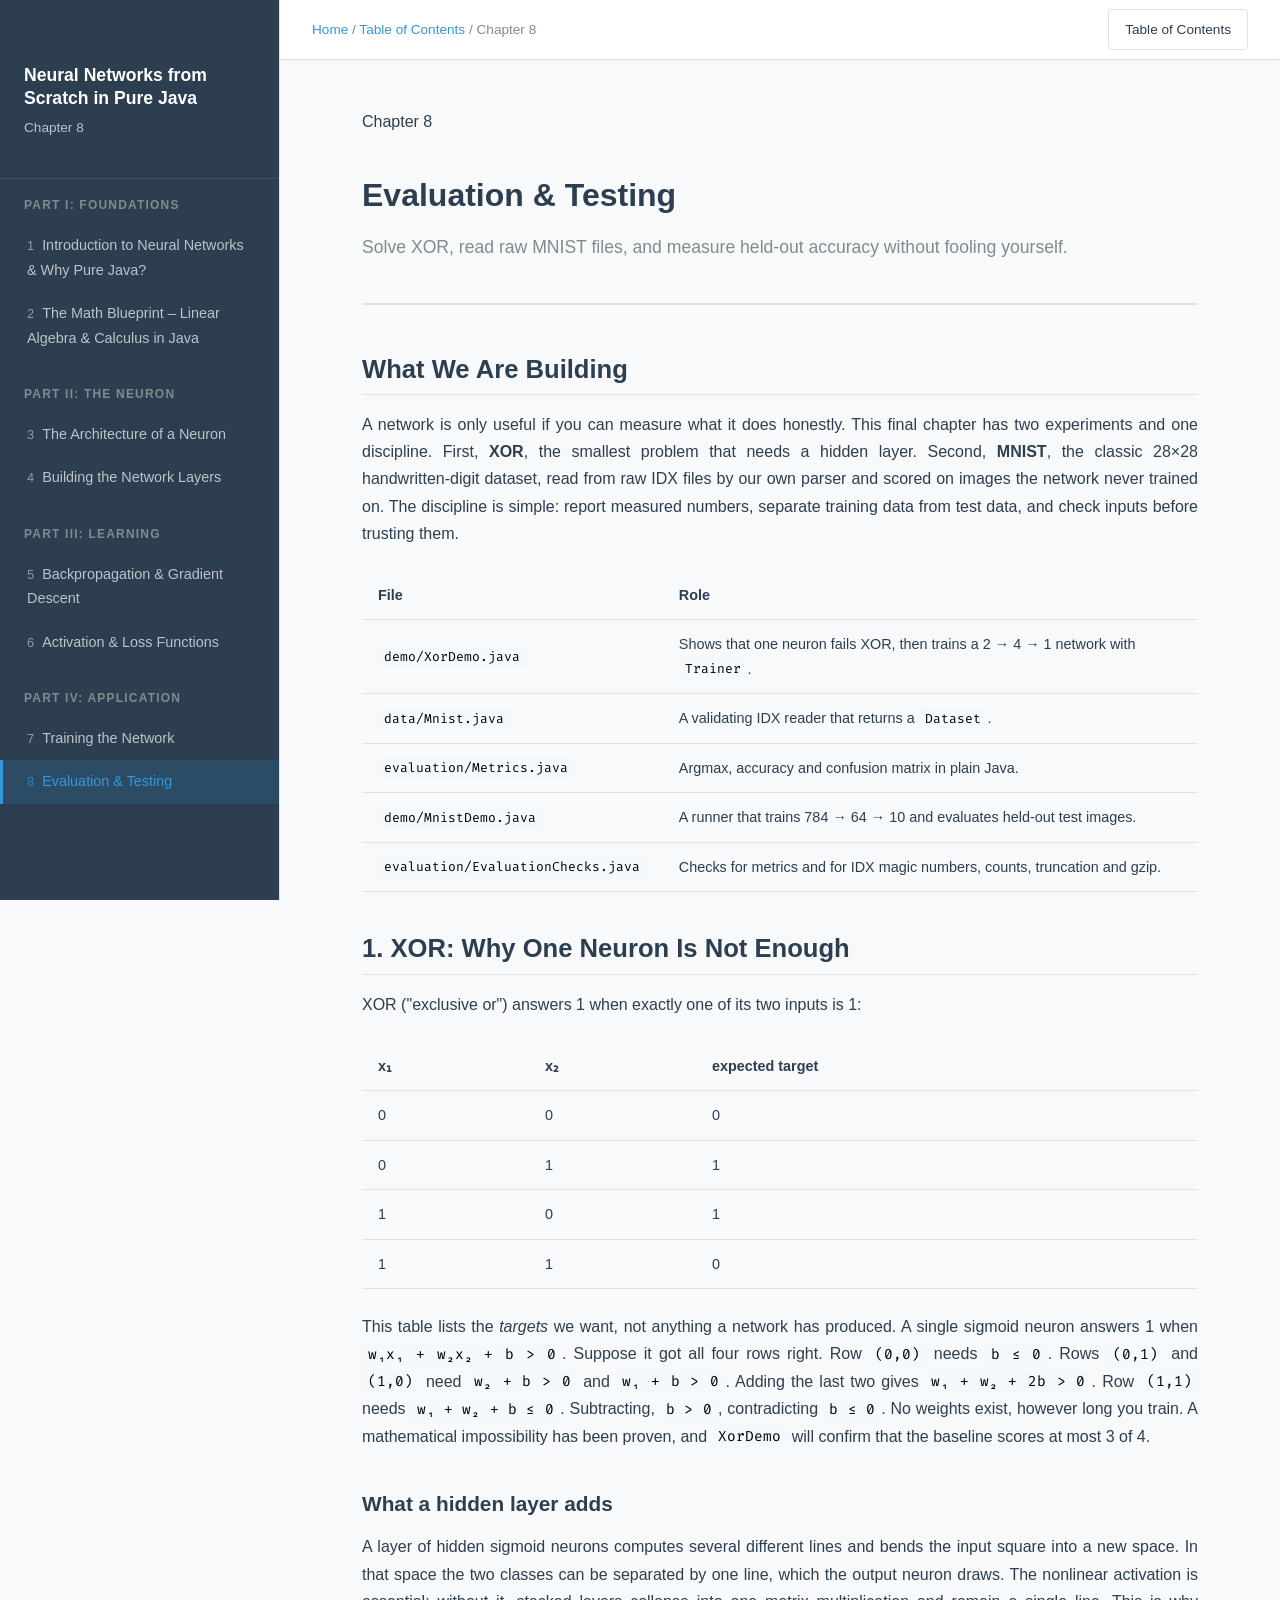
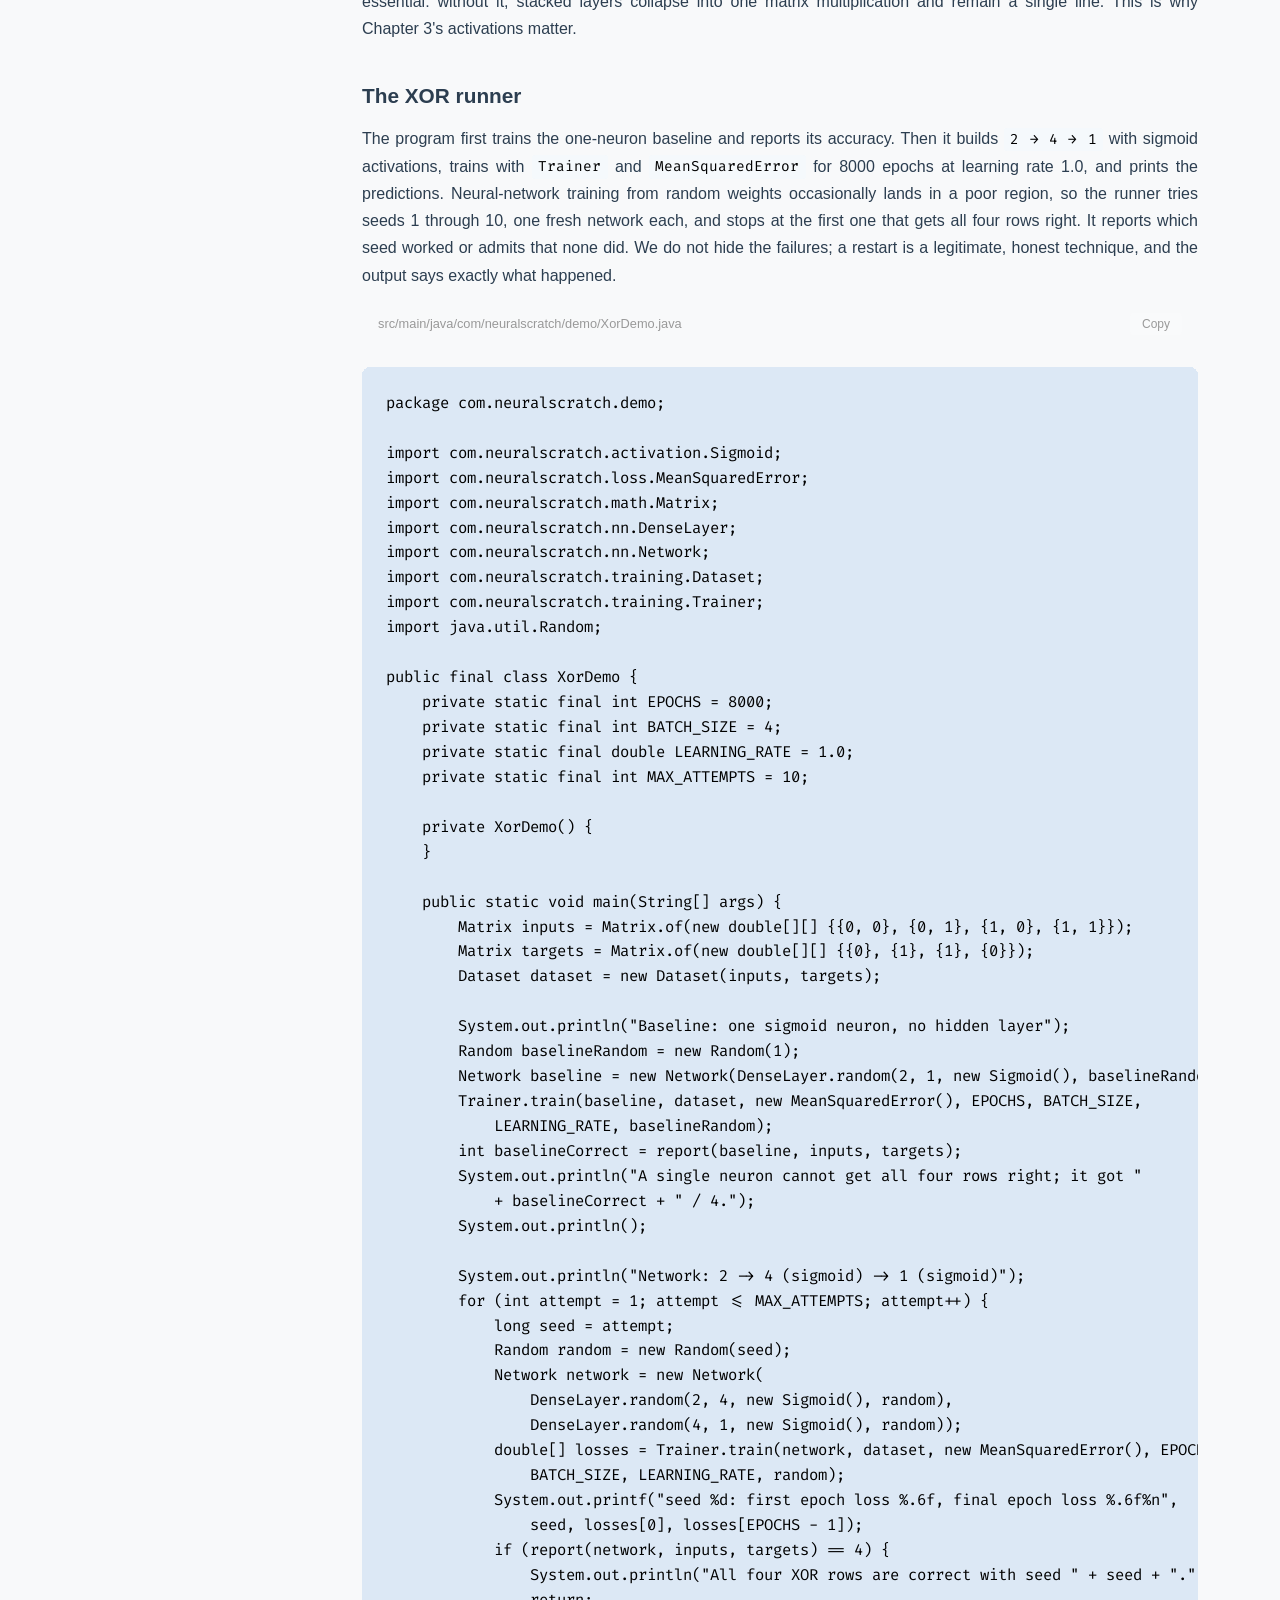
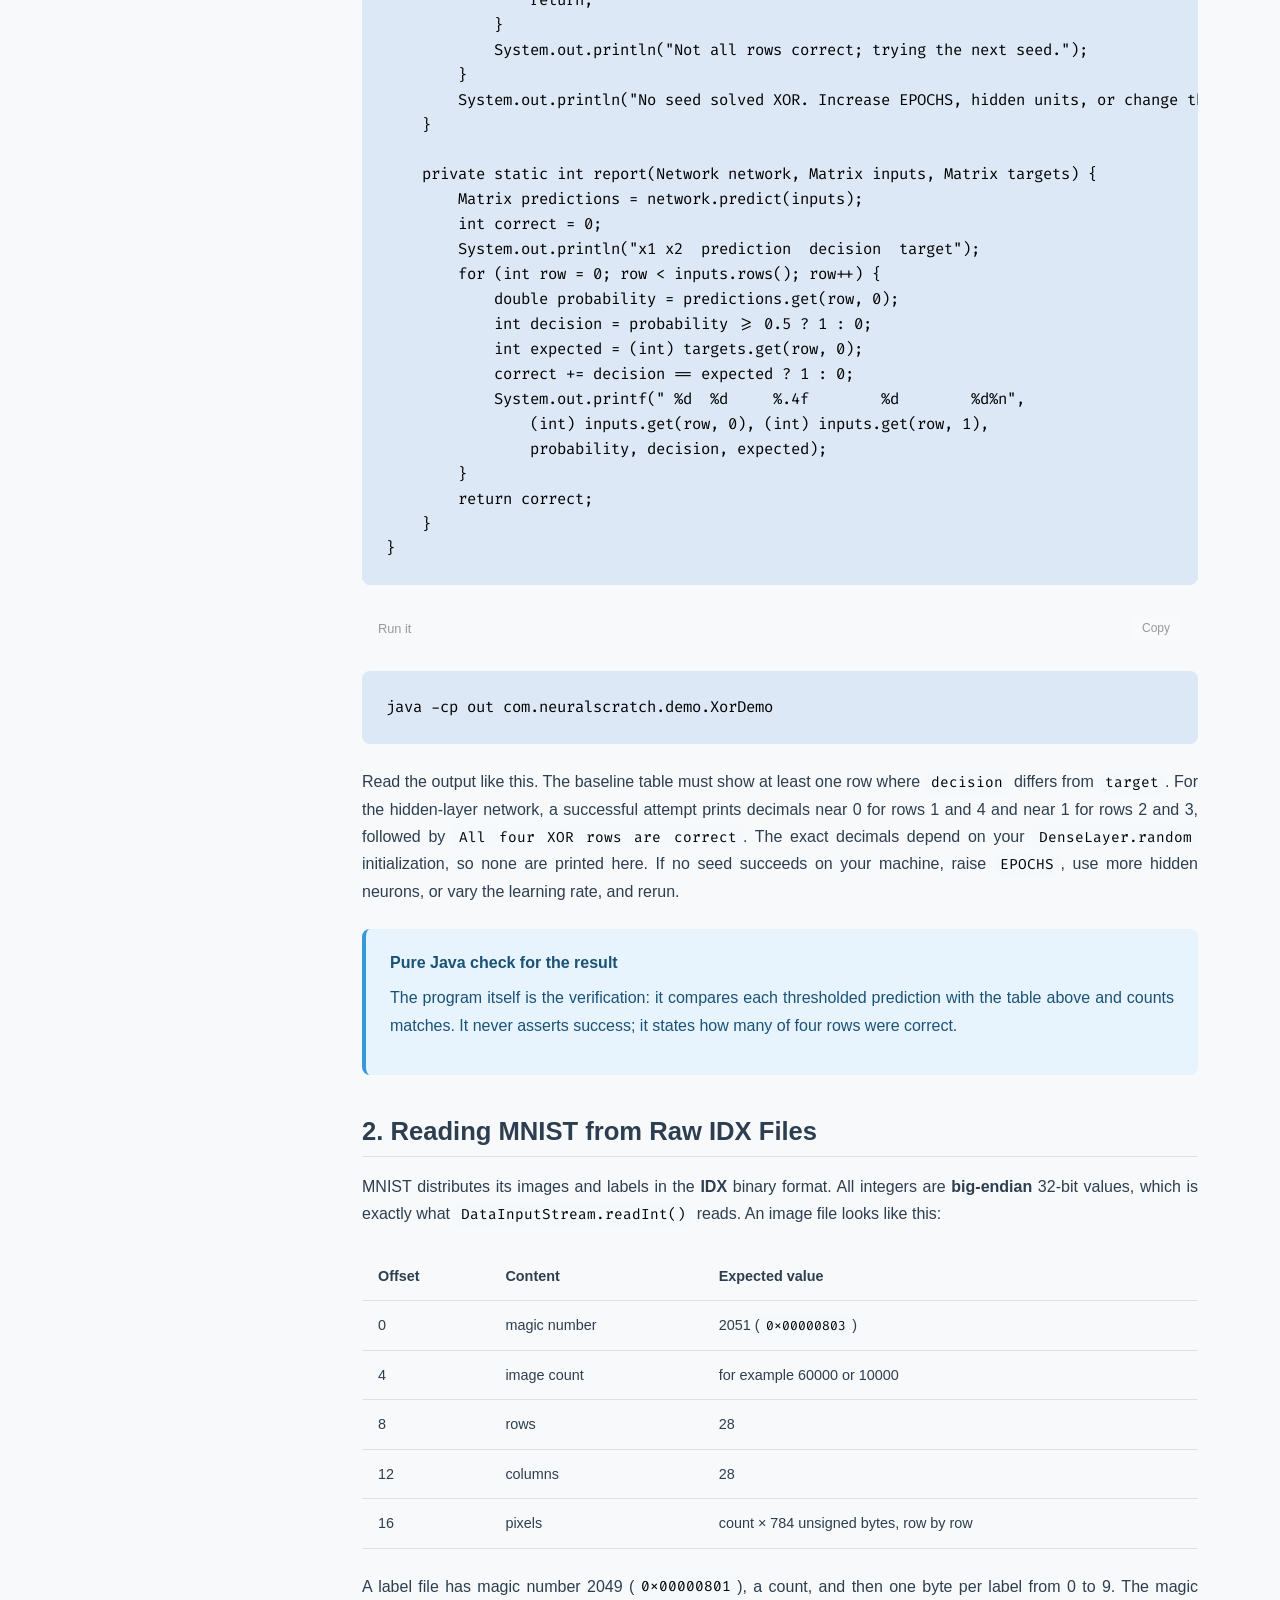
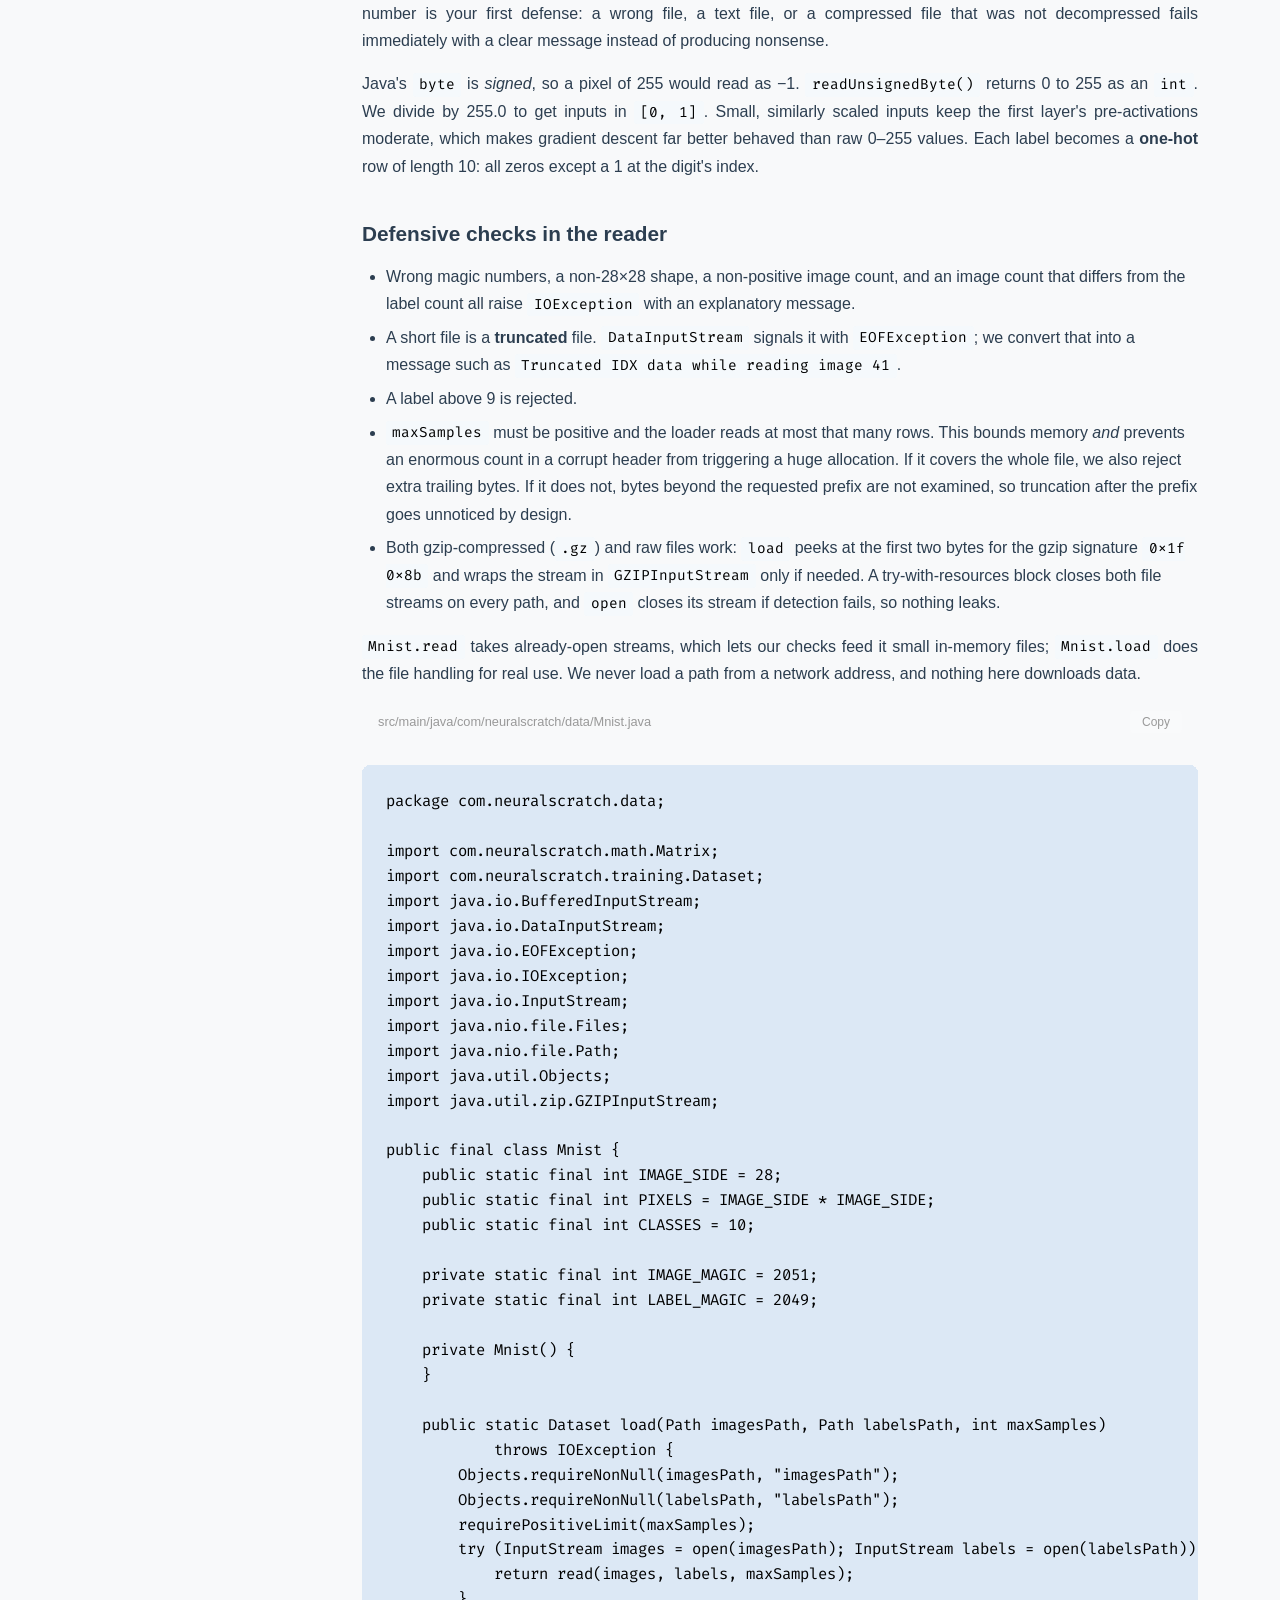
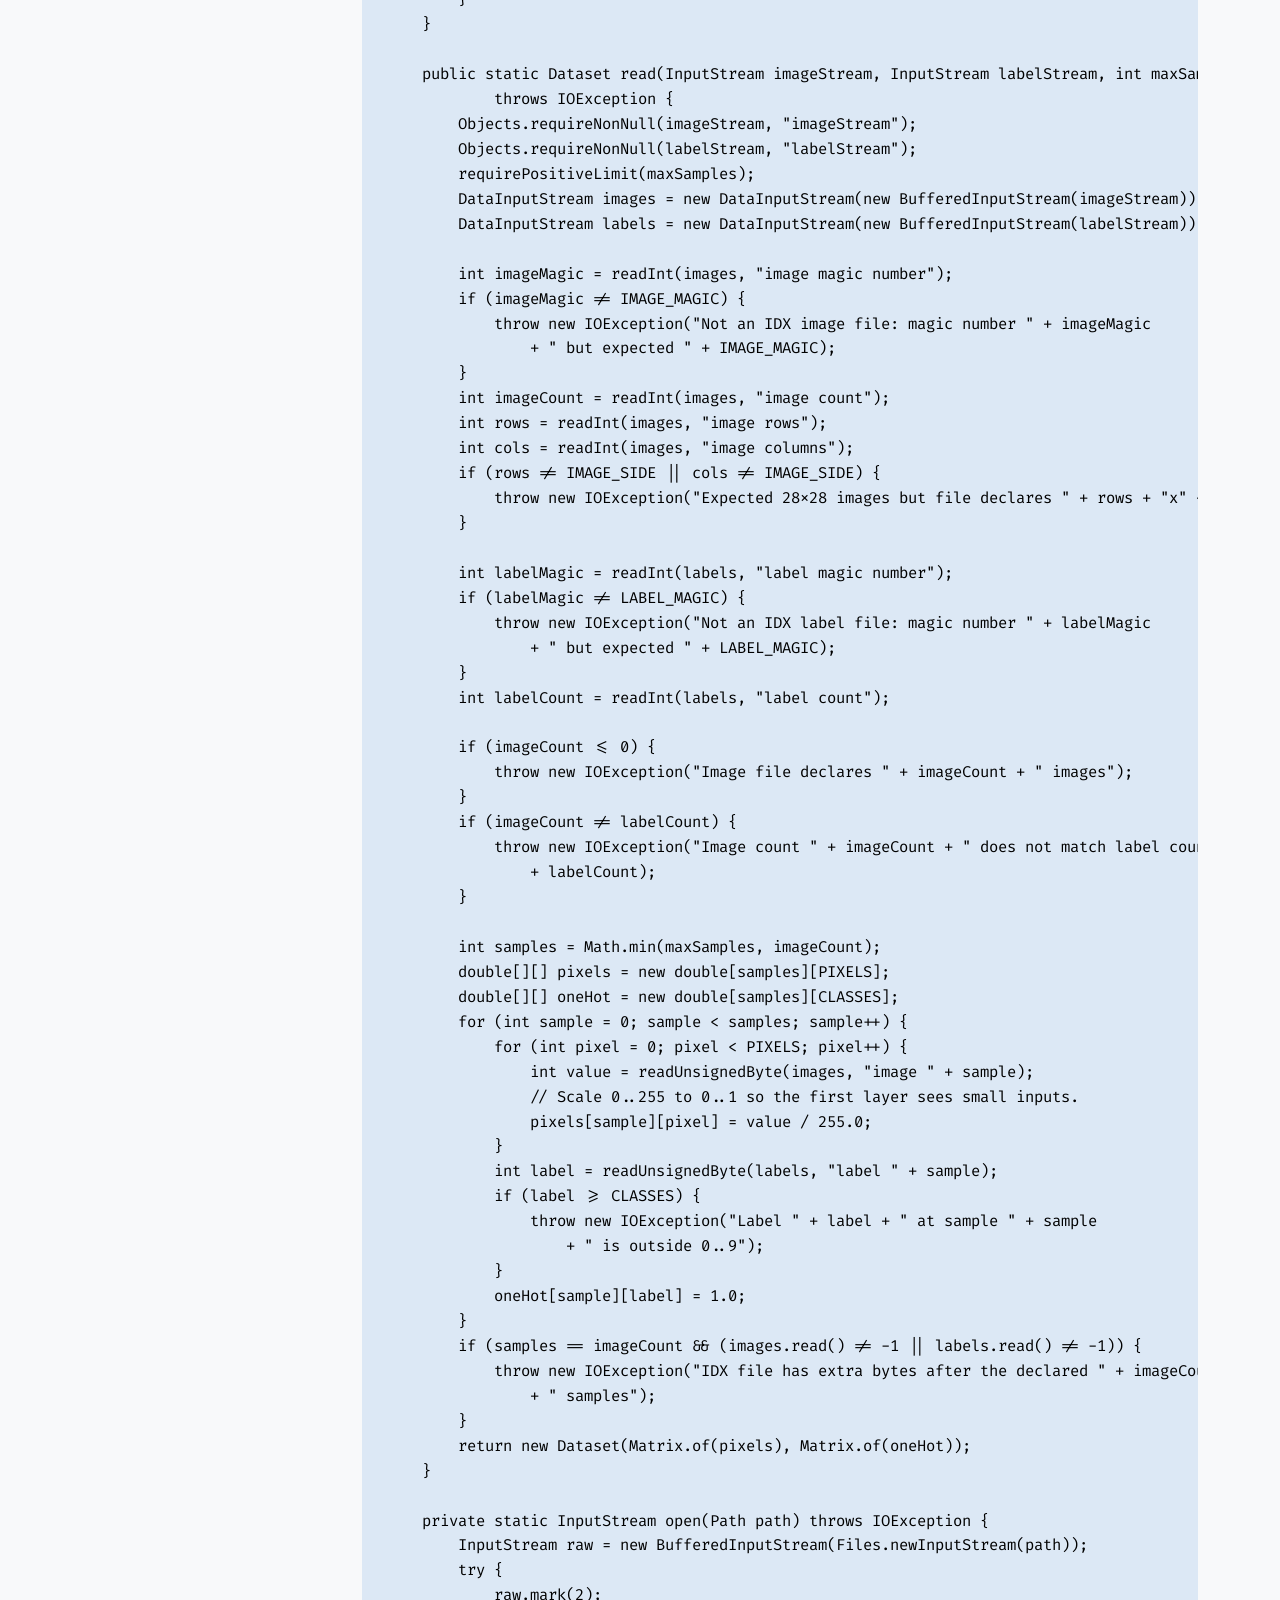
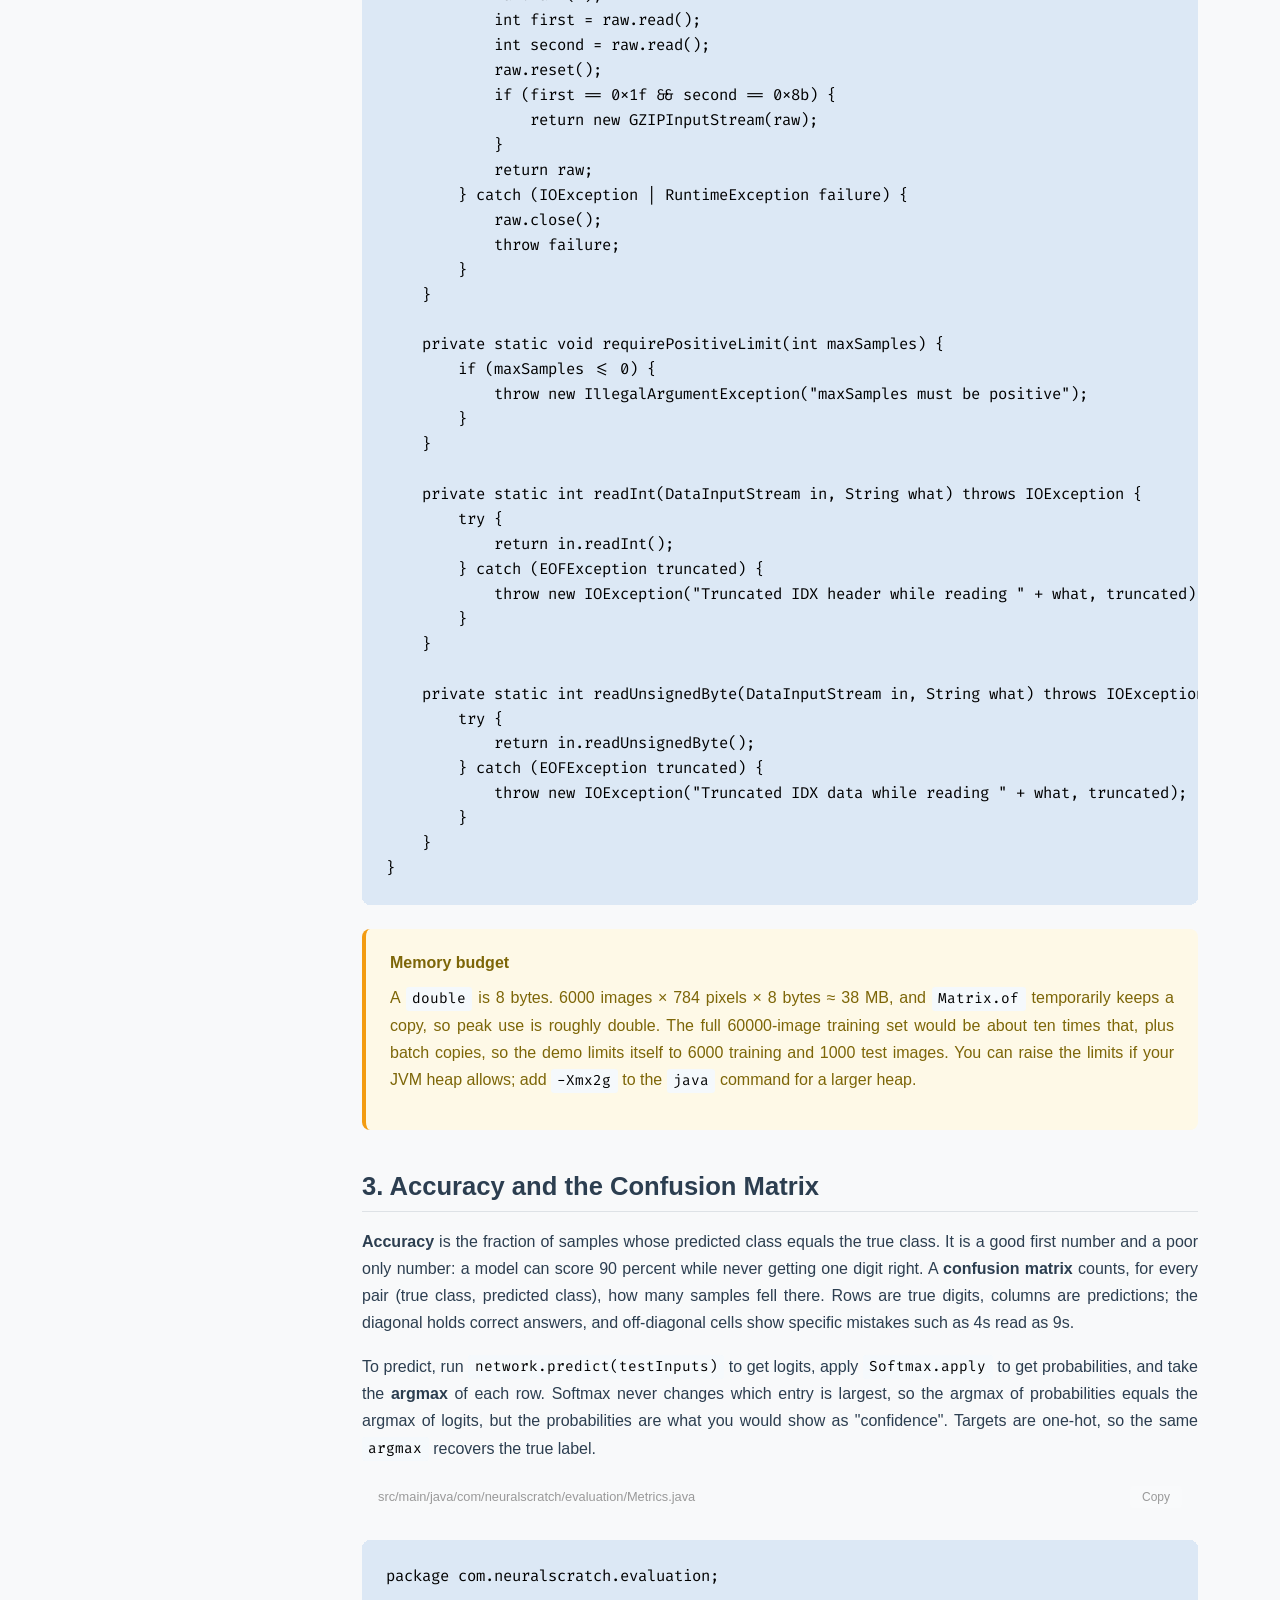
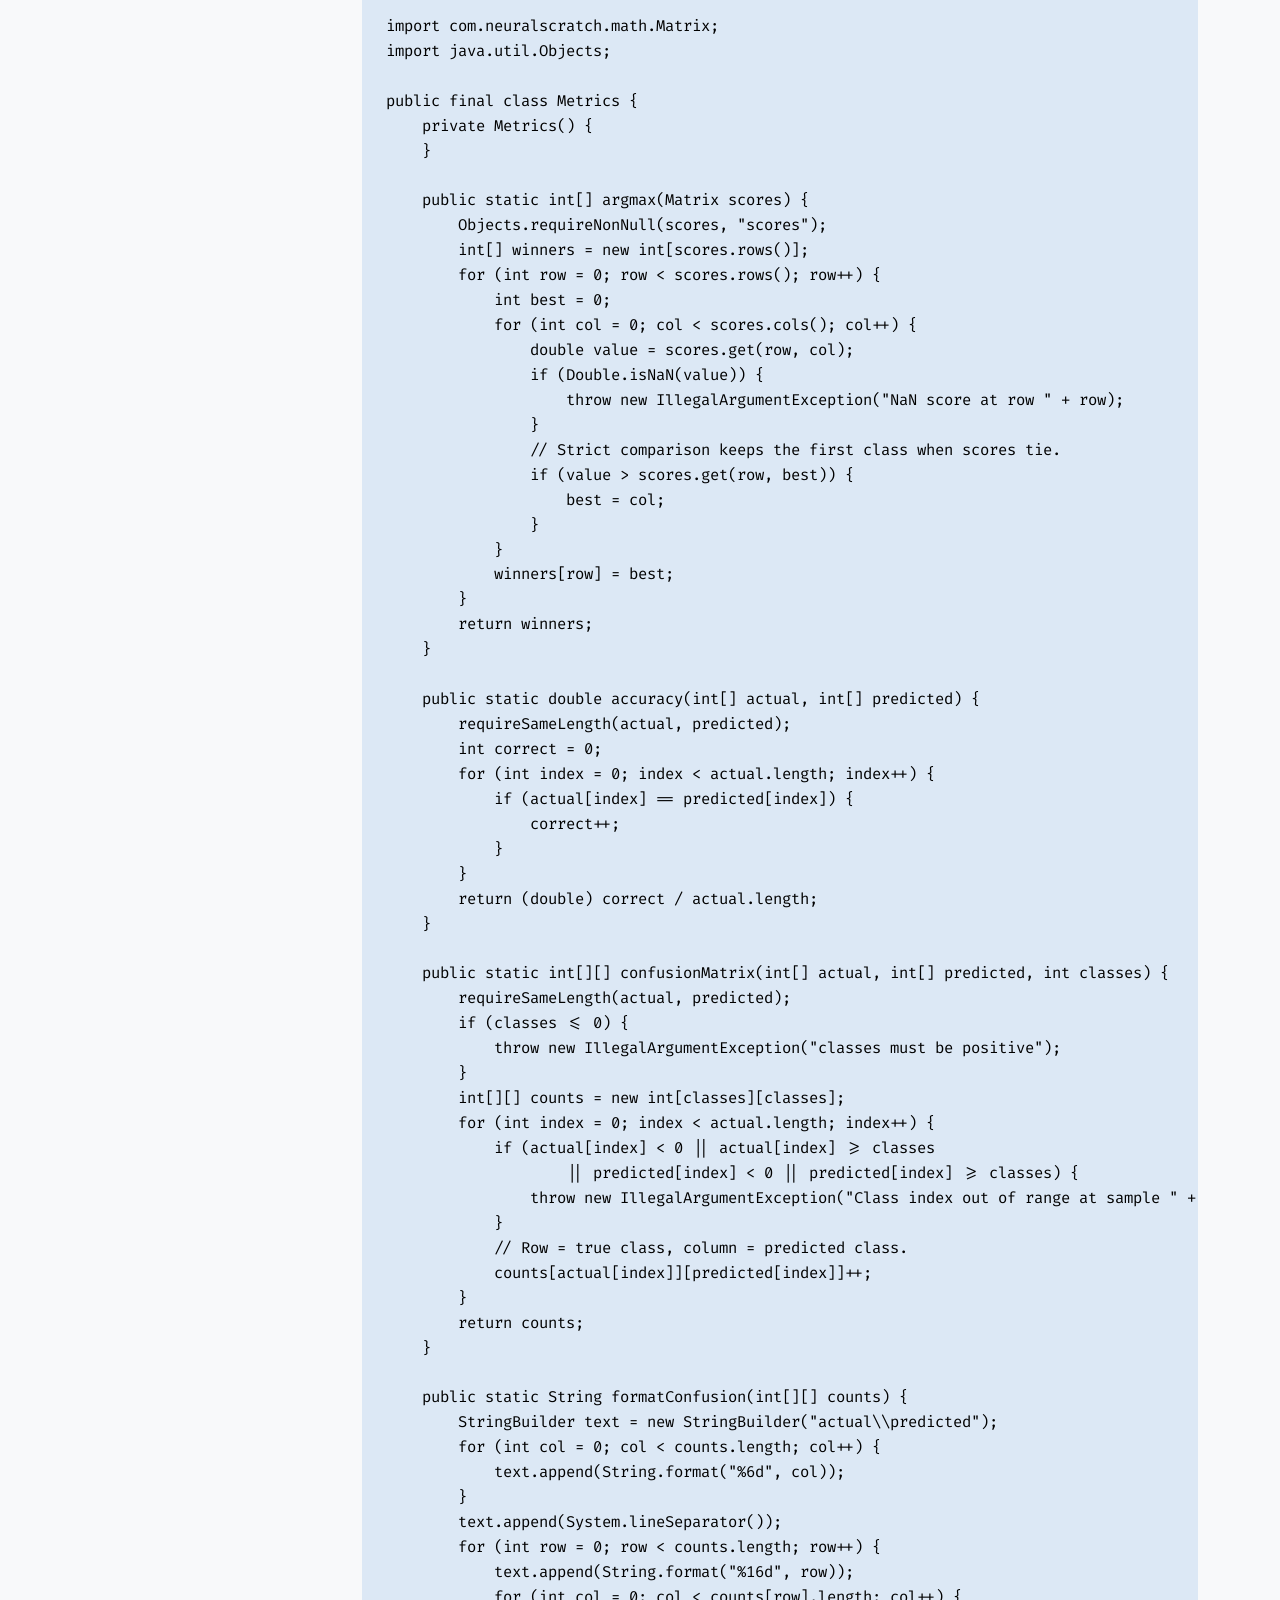
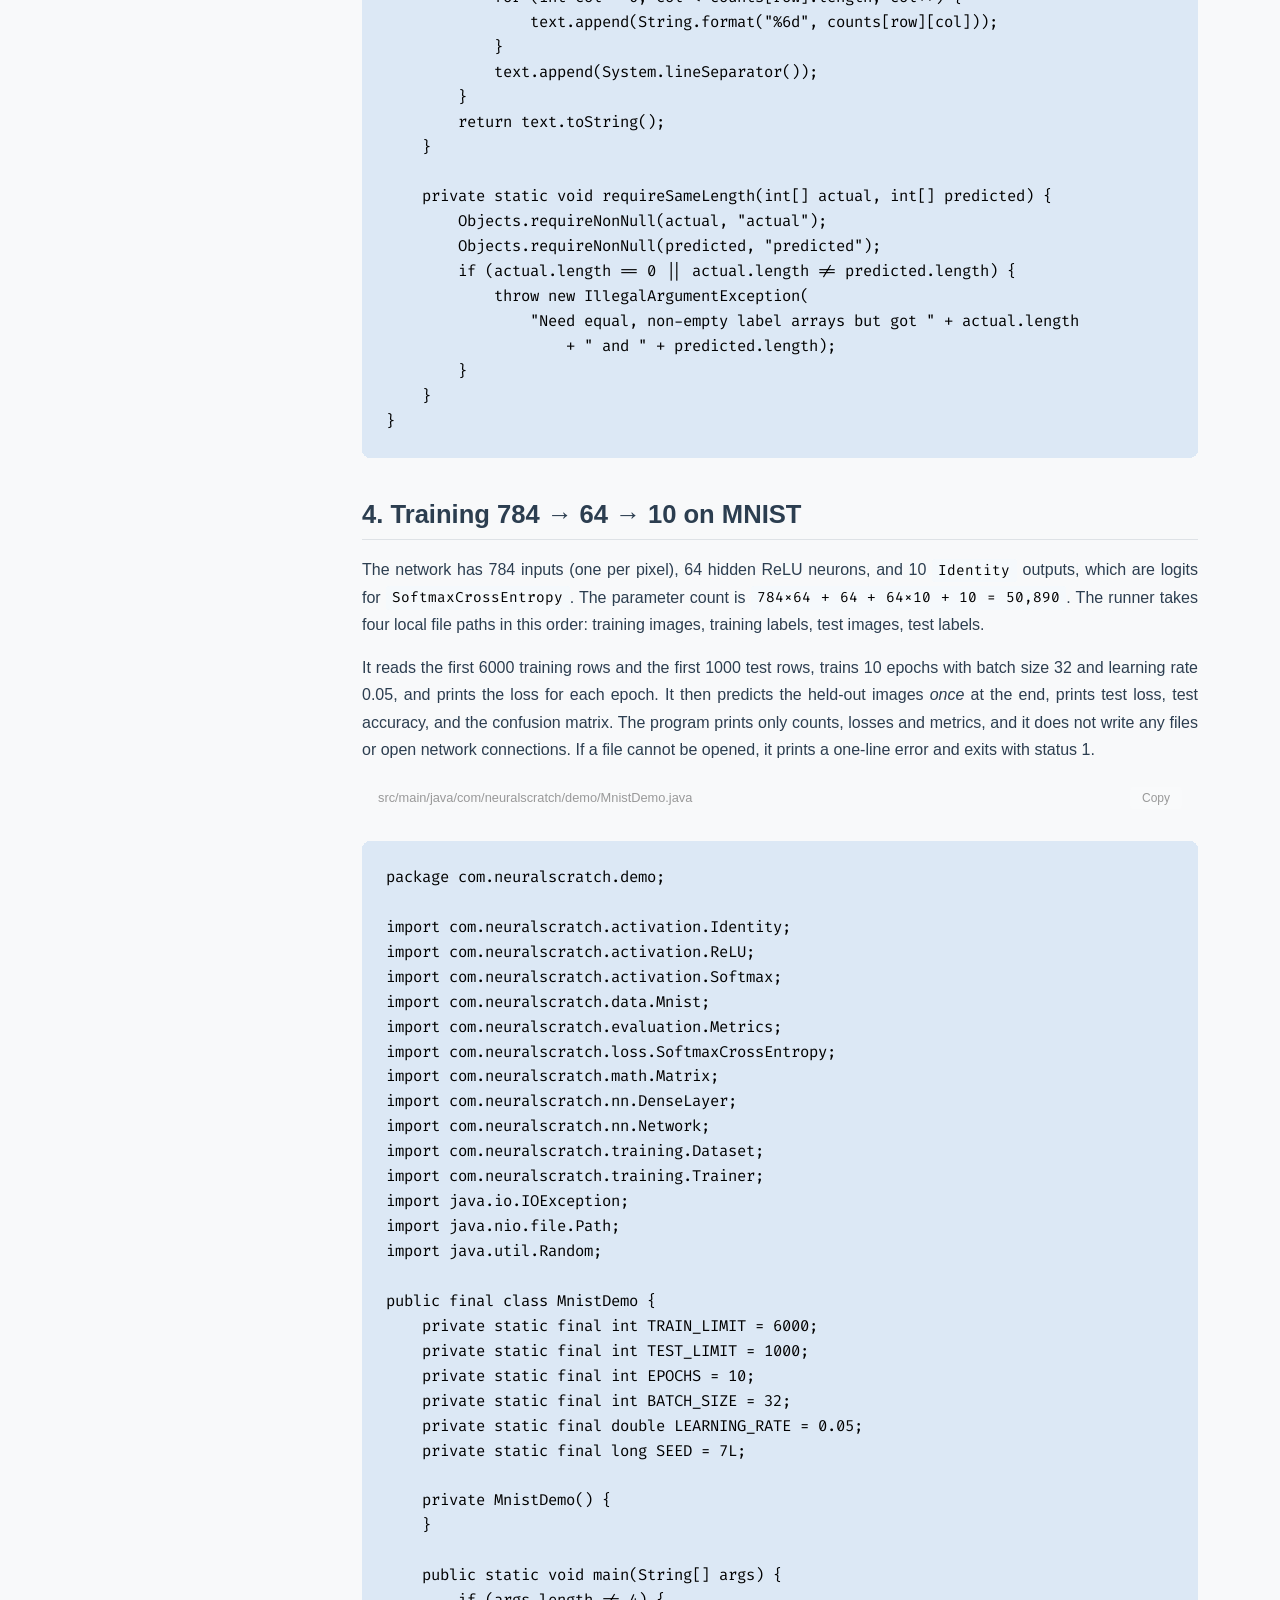
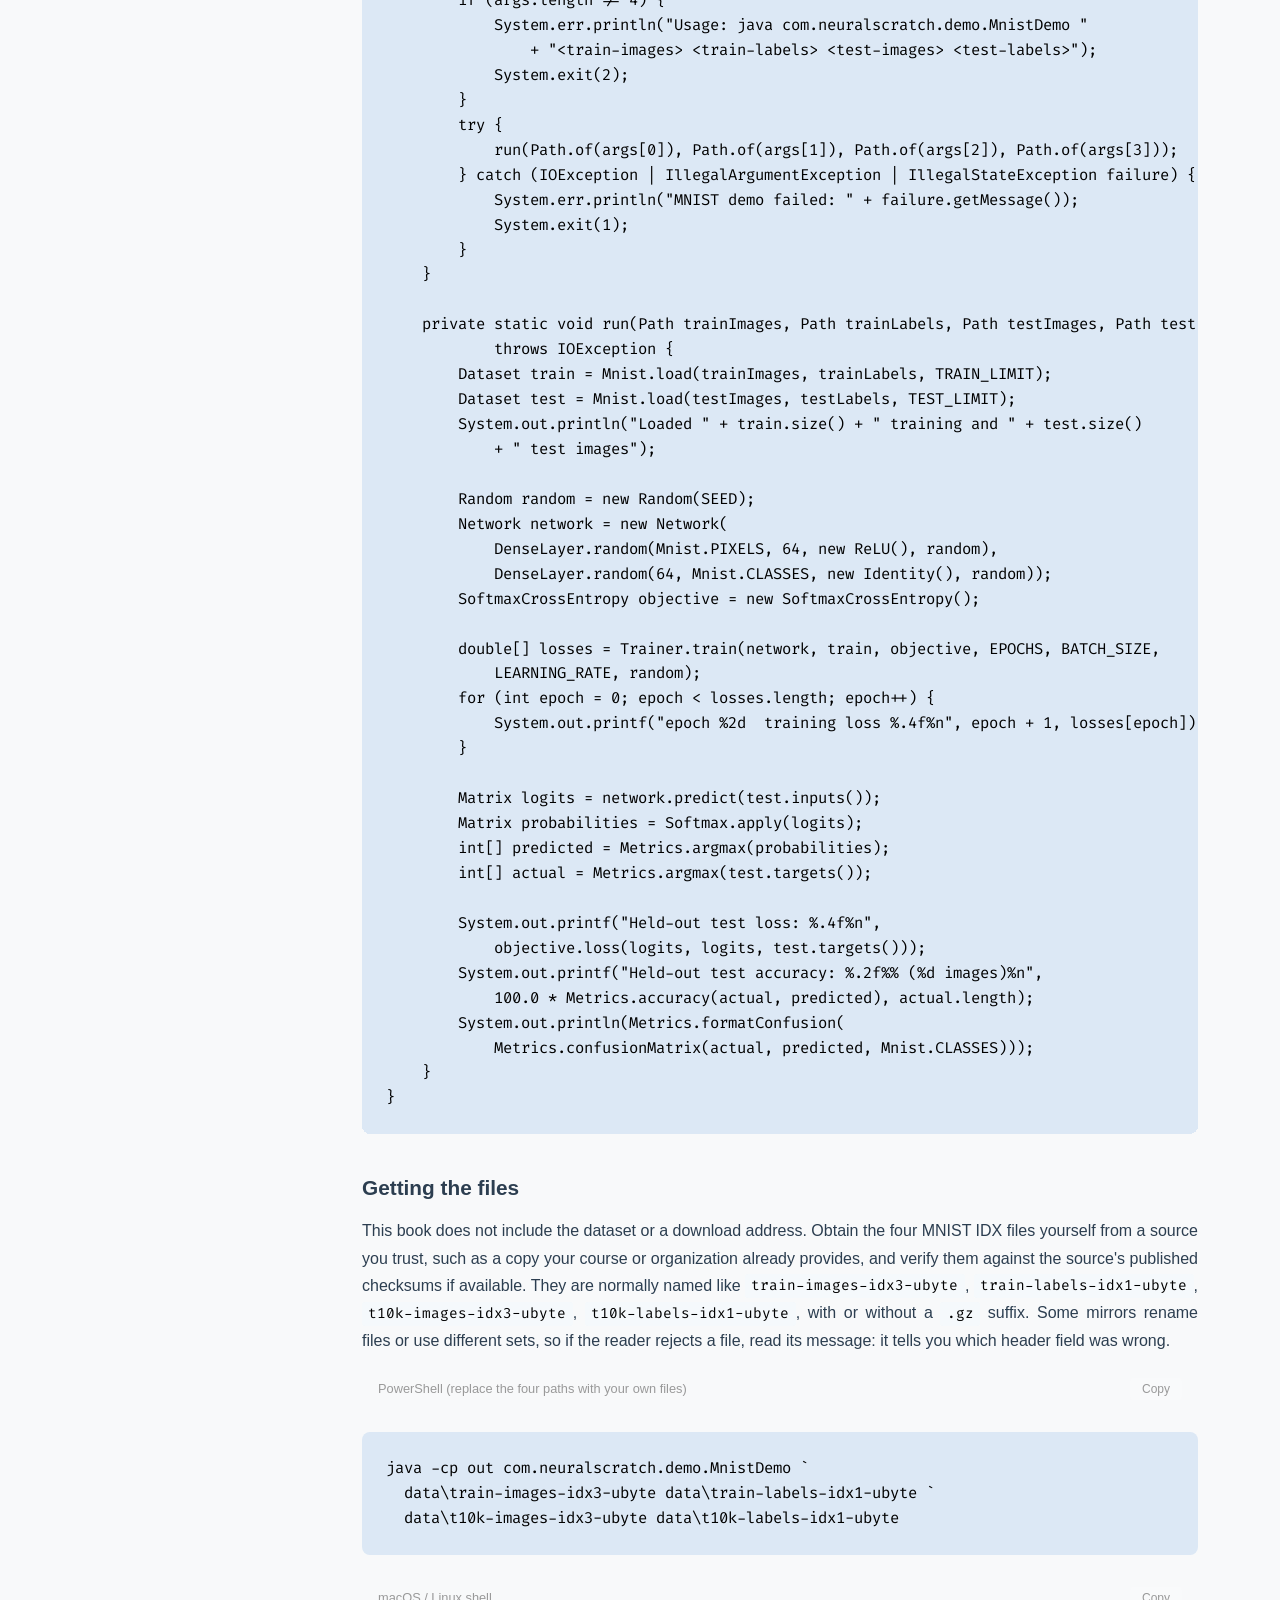
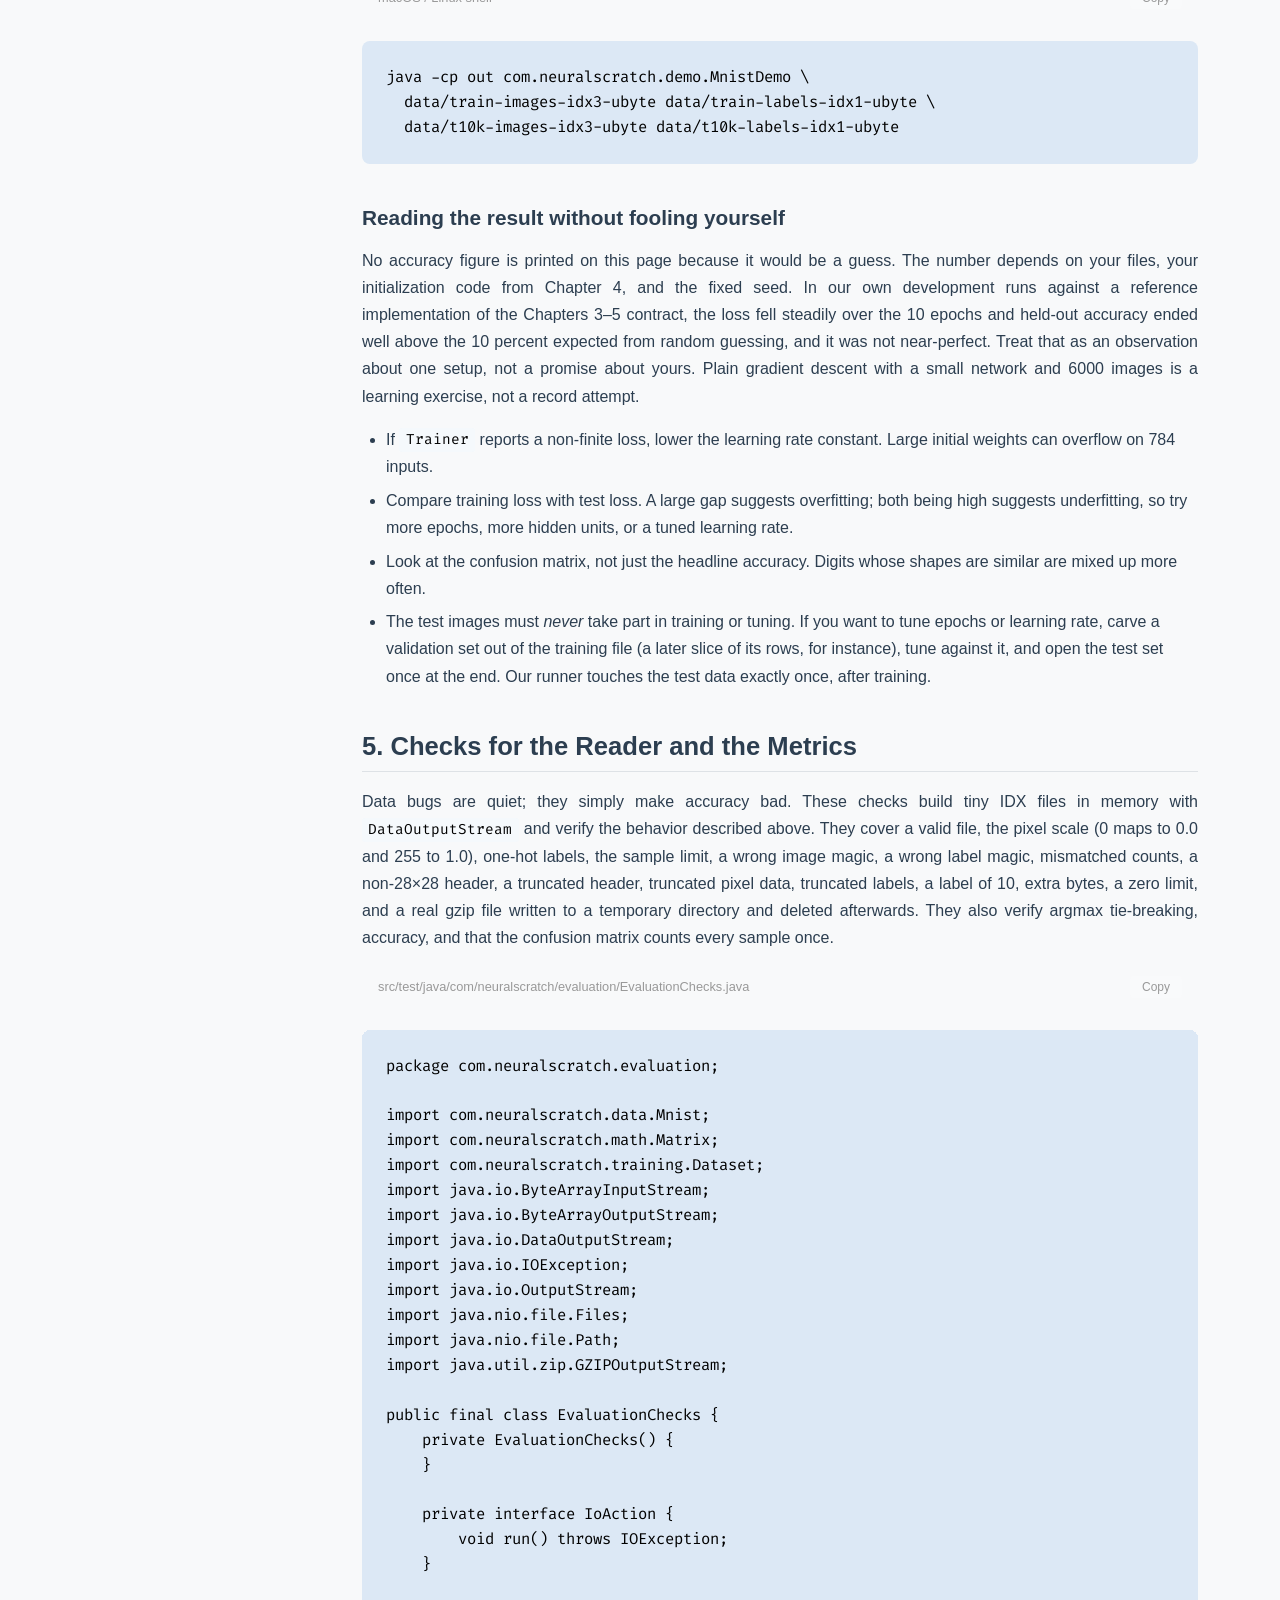
<file: 2/deep-learning-java-book/chapters/chapter8.html>
<!DOCTYPE html>
<html lang="en">
<head>
    <meta charset="UTF-8">
    <meta name="viewport" content="width=device-width, initial-scale=1.0">
    <meta name="description" content="Chapter 8: Evaluation &amp; Testing - Neural Networks from Scratch in Pure Java">
    <title>Chapter 8: Evaluation &amp; Testing | Neural Networks from Scratch in Pure Java</title>
    <link rel="stylesheet" href="../css/style.css">
    <link rel="preconnect" href="https://fonts.googleapis.com">
    <link rel="preconnect" href="https://fonts.gstatic.com" crossorigin>
    <link href="https://fonts.googleapis.com/css2?family=Fira+Code:wght@400;500&family=Inter:wght@400;500;600;700&display=swap" rel="stylesheet">
</head>
<body>
    <aside class="sidebar" role="navigation" aria-label="Book chapters">
        <div class="sidebar-header">
            <h1 class="sidebar-title">Neural Networks from Scratch in Pure Java</h1>
            <p class="sidebar-subtitle">Chapter 8</p>
        </div>
        <nav class="sidebar-nav">
            <div class="nav-part">
                <div class="nav-part-title">Part I: Foundations</div>
                <a href="chapter1.html" class="nav-chapter"><span class="chapter-num">1</span>Introduction to Neural Networks &amp; Why Pure Java?</a>
                <a href="chapter2.html" class="nav-chapter"><span class="chapter-num">2</span>The Math Blueprint – Linear Algebra &amp; Calculus in Java</a>
            </div>
            <div class="nav-part">
                <div class="nav-part-title">Part II: The Neuron</div>
                <a href="chapter3.html" class="nav-chapter"><span class="chapter-num">3</span>The Architecture of a Neuron</a>
                <a href="chapter4.html" class="nav-chapter"><span class="chapter-num">4</span>Building the Network Layers</a>
            </div>
            <div class="nav-part">
                <div class="nav-part-title">Part III: Learning</div>
                <a href="chapter5.html" class="nav-chapter"><span class="chapter-num">5</span>Backpropagation &amp; Gradient Descent</a>
                <a href="chapter6.html" class="nav-chapter"><span class="chapter-num">6</span>Activation &amp; Loss Functions</a>
            </div>
            <div class="nav-part">
                <div class="nav-part-title">Part IV: Application</div>
                <a href="chapter7.html" class="nav-chapter"><span class="chapter-num">7</span>Training the Network</a>
                <a href="chapter8.html" class="nav-chapter active" aria-current="page"><span class="chapter-num">8</span>Evaluation &amp; Testing</a>
            </div>
        </nav>
    </aside>

    <main class="main-content" role="main">
        <header class="top-header" role="banner">
            <div class="header-left">
                <button class="menu-toggle" aria-label="Toggle navigation menu" aria-expanded="false">☰</button>
                <nav class="breadcrumb" aria-label="Breadcrumb">
                    <a href="../index.html">Home</a> / <a href="toc.html">Table of Contents</a> / <span>Chapter 8</span>
                </nav>
            </div>
            <div class="header-right">
                <a href="toc.html" class="btn btn-secondary">Table of Contents</a>
            </div>
        </header>

        <div class="chapter-container">
            <article class="chapter-content">
                <header class="chapter-header">
                    <span class="chapter-badge">Chapter 8</span>
                    <h1>Evaluation &amp; Testing</h1>
                    <p class="chapter-subtitle">Solve XOR, read raw MNIST files, and measure held-out accuracy without fooling yourself.</p>
                </header>

                <section id="our-plan">
                    <h2>What We Are Building</h2>
                    <p>A network is only useful if you can measure what it does honestly. This final chapter has two experiments and one discipline. First, <strong>XOR</strong>, the smallest problem that needs a hidden layer. Second, <strong>MNIST</strong>, the classic 28×28 handwritten-digit dataset, read from raw IDX files by our own parser and scored on images the network never trained on. The discipline is simple: report measured numbers, separate training data from test data, and check inputs before trusting them.</p>
                    <table>
                        <thead><tr><th>File</th><th>Role</th></tr></thead>
                        <tbody>
                            <tr><td><code>demo/XorDemo.java</code></td><td>Shows that one neuron fails XOR, then trains a 2 → 4 → 1 network with <code>Trainer</code>.</td></tr>
                            <tr><td><code>data/Mnist.java</code></td><td>A validating IDX reader that returns a <code>Dataset</code>.</td></tr>
                            <tr><td><code>evaluation/Metrics.java</code></td><td>Argmax, accuracy and confusion matrix in plain Java.</td></tr>
                            <tr><td><code>demo/MnistDemo.java</code></td><td>A runner that trains 784 → 64 → 10 and evaluates held-out test images.</td></tr>
                            <tr><td><code>evaluation/EvaluationChecks.java</code></td><td>Checks for metrics and for IDX magic numbers, counts, truncation and gzip.</td></tr>
                        </tbody>
                    </table>
                </section>

                <section id="xor">
                    <h2>1. XOR: Why One Neuron Is Not Enough</h2>
                    <p>XOR ("exclusive or") answers 1 when exactly one of its two inputs is 1:</p>
                    <table>
                        <thead><tr><th>x₁</th><th>x₂</th><th>expected target</th></tr></thead>
                        <tbody>
                            <tr><td>0</td><td>0</td><td>0</td></tr>
                            <tr><td>0</td><td>1</td><td>1</td></tr>
                            <tr><td>1</td><td>0</td><td>1</td></tr>
                            <tr><td>1</td><td>1</td><td>0</td></tr>
                        </tbody>
                    </table>
                    <p>This table lists the <em>targets</em> we want, not anything a network has produced. A single sigmoid neuron answers 1 when <code>w₁x₁ + w₂x₂ + b &gt; 0</code>. Suppose it got all four rows right. Row <code>(0,0)</code> needs <code>b ≤ 0</code>. Rows <code>(0,1)</code> and <code>(1,0)</code> need <code>w₂ + b &gt; 0</code> and <code>w₁ + b &gt; 0</code>. Adding the last two gives <code>w₁ + w₂ + 2b &gt; 0</code>. Row <code>(1,1)</code> needs <code>w₁ + w₂ + b ≤ 0</code>. Subtracting, <code>b &gt; 0</code>, contradicting <code>b ≤ 0</code>. No weights exist, however long you train. A mathematical impossibility has been proven, and <code>XorDemo</code> will confirm that the baseline scores at most 3 of 4.</p>
                    <h3>What a hidden layer adds</h3>
                    <p>A layer of hidden sigmoid neurons computes several different lines and bends the input square into a new space. In that space the two classes can be separated by one line, which the output neuron draws. The nonlinear activation is essential: without it, stacked layers collapse into one matrix multiplication and remain a single line. This is why Chapter 3's activations matter.</p>
                    <h3>The XOR runner</h3>
                    <p>The program first trains the one-neuron baseline and reports its accuracy. Then it builds <code>2 → 4 → 1</code> with sigmoid activations, trains with <code>Trainer</code> and <code>MeanSquaredError</code> for 8000 epochs at learning rate 1.0, and prints the predictions. Neural-network training from random weights occasionally lands in a poor region, so the runner tries seeds 1 through 10, one fresh network each, and stops at the first one that gets all four rows right. It reports which seed worked or admits that none did. We do not hide the failures; a restart is a legitimate, honest technique, and the output says exactly what happened.</p>
                    <div class="code-block">
                        <div class="code-header"><span class="code-lang">src/main/java/com/neuralscratch/demo/XorDemo.java</span><button class="copy-btn" type="button">Copy</button></div>
                        <pre><code class="language-java">package com.neuralscratch.demo;

import com.neuralscratch.activation.Sigmoid;
import com.neuralscratch.loss.MeanSquaredError;
import com.neuralscratch.math.Matrix;
import com.neuralscratch.nn.DenseLayer;
import com.neuralscratch.nn.Network;
import com.neuralscratch.training.Dataset;
import com.neuralscratch.training.Trainer;
import java.util.Random;

public final class XorDemo {
    private static final int EPOCHS = 8000;
    private static final int BATCH_SIZE = 4;
    private static final double LEARNING_RATE = 1.0;
    private static final int MAX_ATTEMPTS = 10;

    private XorDemo() {
    }

    public static void main(String[] args) {
        Matrix inputs = Matrix.of(new double[][] {{0, 0}, {0, 1}, {1, 0}, {1, 1}});
        Matrix targets = Matrix.of(new double[][] {{0}, {1}, {1}, {0}});
        Dataset dataset = new Dataset(inputs, targets);

        System.out.println("Baseline: one sigmoid neuron, no hidden layer");
        Random baselineRandom = new Random(1);
        Network baseline = new Network(DenseLayer.random(2, 1, new Sigmoid(), baselineRandom));
        Trainer.train(baseline, dataset, new MeanSquaredError(), EPOCHS, BATCH_SIZE,
            LEARNING_RATE, baselineRandom);
        int baselineCorrect = report(baseline, inputs, targets);
        System.out.println("A single neuron cannot get all four rows right; it got "
            + baselineCorrect + " / 4.");
        System.out.println();

        System.out.println("Network: 2 -&gt; 4 (sigmoid) -&gt; 1 (sigmoid)");
        for (int attempt = 1; attempt &lt;= MAX_ATTEMPTS; attempt++) {
            long seed = attempt;
            Random random = new Random(seed);
            Network network = new Network(
                DenseLayer.random(2, 4, new Sigmoid(), random),
                DenseLayer.random(4, 1, new Sigmoid(), random));
            double[] losses = Trainer.train(network, dataset, new MeanSquaredError(), EPOCHS,
                BATCH_SIZE, LEARNING_RATE, random);
            System.out.printf("seed %d: first epoch loss %.6f, final epoch loss %.6f%n",
                seed, losses[0], losses[EPOCHS - 1]);
            if (report(network, inputs, targets) == 4) {
                System.out.println("All four XOR rows are correct with seed " + seed + ".");
                return;
            }
            System.out.println("Not all rows correct; trying the next seed.");
        }
        System.out.println("No seed solved XOR. Increase EPOCHS, hidden units, or change the rate.");
    }

    private static int report(Network network, Matrix inputs, Matrix targets) {
        Matrix predictions = network.predict(inputs);
        int correct = 0;
        System.out.println("x1 x2  prediction  decision  target");
        for (int row = 0; row &lt; inputs.rows(); row++) {
            double probability = predictions.get(row, 0);
            int decision = probability &gt;= 0.5 ? 1 : 0;
            int expected = (int) targets.get(row, 0);
            correct += decision == expected ? 1 : 0;
            System.out.printf(" %d  %d     %.4f        %d        %d%n",
                (int) inputs.get(row, 0), (int) inputs.get(row, 1),
                probability, decision, expected);
        }
        return correct;
    }
}</code></pre>
                    </div>
                    <div class="code-block">
                        <div class="code-header"><span class="code-lang">Run it</span><button class="copy-btn" type="button">Copy</button></div>
                        <pre><code class="language-bash">java -cp out com.neuralscratch.demo.XorDemo</code></pre>
                    </div>
                    <p>Read the output like this. The baseline table must show at least one row where <code>decision</code> differs from <code>target</code>. For the hidden-layer network, a successful attempt prints decimals near 0 for rows 1 and 4 and near 1 for rows 2 and 3, followed by <code>All four XOR rows are correct</code>. The exact decimals depend on your <code>DenseLayer.random</code> initialization, so none are printed here. If no seed succeeds on your machine, raise <code>EPOCHS</code>, use more hidden neurons, or vary the learning rate, and rerun.</p>
                    <div class="callout callout-info">
                        <div class="callout-title">Pure Java check for the result</div>
                        <p>The program itself is the verification: it compares each thresholded prediction with the table above and counts matches. It never asserts success; it states how many of four rows were correct.</p>
                    </div>
                </section>

                <section id="idx">
                    <h2>2. Reading MNIST from Raw IDX Files</h2>
                    <p>MNIST distributes its images and labels in the <strong>IDX</strong> binary format. All integers are <strong>big-endian</strong> 32-bit values, which is exactly what <code>DataInputStream.readInt()</code> reads. An image file looks like this:</p>
                    <table>
                        <thead><tr><th>Offset</th><th>Content</th><th>Expected value</th></tr></thead>
                        <tbody>
                            <tr><td>0</td><td>magic number</td><td>2051 (<code>0x00000803</code>)</td></tr>
                            <tr><td>4</td><td>image count</td><td>for example 60000 or 10000</td></tr>
                            <tr><td>8</td><td>rows</td><td>28</td></tr>
                            <tr><td>12</td><td>columns</td><td>28</td></tr>
                            <tr><td>16</td><td>pixels</td><td>count × 784 unsigned bytes, row by row</td></tr>
                        </tbody>
                    </table>
                    <p>A label file has magic number 2049 (<code>0x00000801</code>), a count, and then one byte per label from 0 to 9. The magic number is your first defense: a wrong file, a text file, or a compressed file that was not decompressed fails immediately with a clear message instead of producing nonsense.</p>
                    <p>Java's <code>byte</code> is <em>signed</em>, so a pixel of 255 would read as −1. <code>readUnsignedByte()</code> returns 0 to 255 as an <code>int</code>. We divide by 255.0 to get inputs in <code>[0, 1]</code>. Small, similarly scaled inputs keep the first layer's pre-activations moderate, which makes gradient descent far better behaved than raw 0–255 values. Each label becomes a <strong>one-hot</strong> row of length 10: all zeros except a 1 at the digit's index.</p>
                    <h3>Defensive checks in the reader</h3>
                    <ul>
                        <li>Wrong magic numbers, a non-28×28 shape, a non-positive image count, and an image count that differs from the label count all raise <code>IOException</code> with an explanatory message.</li>
                        <li>A short file is a <strong>truncated</strong> file. <code>DataInputStream</code> signals it with <code>EOFException</code>; we convert that into a message such as <code>Truncated IDX data while reading image 41</code>.</li>
                        <li>A label above 9 is rejected.</li>
                        <li><code>maxSamples</code> must be positive and the loader reads at most that many rows. This bounds memory <em>and</em> prevents an enormous count in a corrupt header from triggering a huge allocation. If it covers the whole file, we also reject extra trailing bytes. If it does not, bytes beyond the requested prefix are not examined, so truncation after the prefix goes unnoticed by design.</li>
                        <li>Both gzip-compressed (<code>.gz</code>) and raw files work: <code>load</code> peeks at the first two bytes for the gzip signature <code>0x1f 0x8b</code> and wraps the stream in <code>GZIPInputStream</code> only if needed. A try-with-resources block closes both file streams on every path, and <code>open</code> closes its stream if detection fails, so nothing leaks.</li>
                    </ul>
                    <p><code>Mnist.read</code> takes already-open streams, which lets our checks feed it small in-memory files; <code>Mnist.load</code> does the file handling for real use. We never load a path from a network address, and nothing here downloads data.</p>
                    <div class="code-block">
                        <div class="code-header"><span class="code-lang">src/main/java/com/neuralscratch/data/Mnist.java</span><button class="copy-btn" type="button">Copy</button></div>
                        <pre><code class="language-java">package com.neuralscratch.data;

import com.neuralscratch.math.Matrix;
import com.neuralscratch.training.Dataset;
import java.io.BufferedInputStream;
import java.io.DataInputStream;
import java.io.EOFException;
import java.io.IOException;
import java.io.InputStream;
import java.nio.file.Files;
import java.nio.file.Path;
import java.util.Objects;
import java.util.zip.GZIPInputStream;

public final class Mnist {
    public static final int IMAGE_SIDE = 28;
    public static final int PIXELS = IMAGE_SIDE * IMAGE_SIDE;
    public static final int CLASSES = 10;

    private static final int IMAGE_MAGIC = 2051;
    private static final int LABEL_MAGIC = 2049;

    private Mnist() {
    }

    public static Dataset load(Path imagesPath, Path labelsPath, int maxSamples)
            throws IOException {
        Objects.requireNonNull(imagesPath, "imagesPath");
        Objects.requireNonNull(labelsPath, "labelsPath");
        requirePositiveLimit(maxSamples);
        try (InputStream images = open(imagesPath); InputStream labels = open(labelsPath)) {
            return read(images, labels, maxSamples);
        }
    }

    public static Dataset read(InputStream imageStream, InputStream labelStream, int maxSamples)
            throws IOException {
        Objects.requireNonNull(imageStream, "imageStream");
        Objects.requireNonNull(labelStream, "labelStream");
        requirePositiveLimit(maxSamples);
        DataInputStream images = new DataInputStream(new BufferedInputStream(imageStream));
        DataInputStream labels = new DataInputStream(new BufferedInputStream(labelStream));

        int imageMagic = readInt(images, "image magic number");
        if (imageMagic != IMAGE_MAGIC) {
            throw new IOException("Not an IDX image file: magic number " + imageMagic
                + " but expected " + IMAGE_MAGIC);
        }
        int imageCount = readInt(images, "image count");
        int rows = readInt(images, "image rows");
        int cols = readInt(images, "image columns");
        if (rows != IMAGE_SIDE || cols != IMAGE_SIDE) {
            throw new IOException("Expected 28x28 images but file declares " + rows + "x" + cols);
        }

        int labelMagic = readInt(labels, "label magic number");
        if (labelMagic != LABEL_MAGIC) {
            throw new IOException("Not an IDX label file: magic number " + labelMagic
                + " but expected " + LABEL_MAGIC);
        }
        int labelCount = readInt(labels, "label count");

        if (imageCount &lt;= 0) {
            throw new IOException("Image file declares " + imageCount + " images");
        }
        if (imageCount != labelCount) {
            throw new IOException("Image count " + imageCount + " does not match label count "
                + labelCount);
        }

        int samples = Math.min(maxSamples, imageCount);
        double[][] pixels = new double[samples][PIXELS];
        double[][] oneHot = new double[samples][CLASSES];
        for (int sample = 0; sample &lt; samples; sample++) {
            for (int pixel = 0; pixel &lt; PIXELS; pixel++) {
                int value = readUnsignedByte(images, "image " + sample);
                // Scale 0..255 to 0..1 so the first layer sees small inputs.
                pixels[sample][pixel] = value / 255.0;
            }
            int label = readUnsignedByte(labels, "label " + sample);
            if (label &gt;= CLASSES) {
                throw new IOException("Label " + label + " at sample " + sample
                    + " is outside 0..9");
            }
            oneHot[sample][label] = 1.0;
        }
        if (samples == imageCount &amp;&amp; (images.read() != -1 || labels.read() != -1)) {
            throw new IOException("IDX file has extra bytes after the declared " + imageCount
                + " samples");
        }
        return new Dataset(Matrix.of(pixels), Matrix.of(oneHot));
    }

    private static InputStream open(Path path) throws IOException {
        InputStream raw = new BufferedInputStream(Files.newInputStream(path));
        try {
            raw.mark(2);
            int first = raw.read();
            int second = raw.read();
            raw.reset();
            if (first == 0x1f &amp;&amp; second == 0x8b) {
                return new GZIPInputStream(raw);
            }
            return raw;
        } catch (IOException | RuntimeException failure) {
            raw.close();
            throw failure;
        }
    }

    private static void requirePositiveLimit(int maxSamples) {
        if (maxSamples &lt;= 0) {
            throw new IllegalArgumentException("maxSamples must be positive");
        }
    }

    private static int readInt(DataInputStream in, String what) throws IOException {
        try {
            return in.readInt();
        } catch (EOFException truncated) {
            throw new IOException("Truncated IDX header while reading " + what, truncated);
        }
    }

    private static int readUnsignedByte(DataInputStream in, String what) throws IOException {
        try {
            return in.readUnsignedByte();
        } catch (EOFException truncated) {
            throw new IOException("Truncated IDX data while reading " + what, truncated);
        }
    }
}</code></pre>
                    </div>
                    <div class="callout callout-warning">
                        <div class="callout-title">Memory budget</div>
                        <p>A <code>double</code> is 8 bytes. 6000 images × 784 pixels × 8 bytes ≈ 38 MB, and <code>Matrix.of</code> temporarily keeps a copy, so peak use is roughly double. The full 60000-image training set would be about ten times that, plus batch copies, so the demo limits itself to 6000 training and 1000 test images. You can raise the limits if your JVM heap allows; add <code>-Xmx2g</code> to the <code>java</code> command for a larger heap.</p>
                    </div>
                </section>

                <section id="metrics">
                    <h2>3. Accuracy and the Confusion Matrix</h2>
                    <p><strong>Accuracy</strong> is the fraction of samples whose predicted class equals the true class. It is a good first number and a poor only number: a model can score 90 percent while never getting one digit right. A <strong>confusion matrix</strong> counts, for every pair (true class, predicted class), how many samples fell there. Rows are true digits, columns are predictions; the diagonal holds correct answers, and off-diagonal cells show specific mistakes such as 4s read as 9s.</p>
                    <p>To predict, run <code>network.predict(testInputs)</code> to get logits, apply <code>Softmax.apply</code> to get probabilities, and take the <strong>argmax</strong> of each row. Softmax never changes which entry is largest, so the argmax of probabilities equals the argmax of logits, but the probabilities are what you would show as "confidence". Targets are one-hot, so the same <code>argmax</code> recovers the true label.</p>
                    <div class="code-block">
                        <div class="code-header"><span class="code-lang">src/main/java/com/neuralscratch/evaluation/Metrics.java</span><button class="copy-btn" type="button">Copy</button></div>
                        <pre><code class="language-java">package com.neuralscratch.evaluation;

import com.neuralscratch.math.Matrix;
import java.util.Objects;

public final class Metrics {
    private Metrics() {
    }

    public static int[] argmax(Matrix scores) {
        Objects.requireNonNull(scores, "scores");
        int[] winners = new int[scores.rows()];
        for (int row = 0; row &lt; scores.rows(); row++) {
            int best = 0;
            for (int col = 0; col &lt; scores.cols(); col++) {
                double value = scores.get(row, col);
                if (Double.isNaN(value)) {
                    throw new IllegalArgumentException("NaN score at row " + row);
                }
                // Strict comparison keeps the first class when scores tie.
                if (value &gt; scores.get(row, best)) {
                    best = col;
                }
            }
            winners[row] = best;
        }
        return winners;
    }

    public static double accuracy(int[] actual, int[] predicted) {
        requireSameLength(actual, predicted);
        int correct = 0;
        for (int index = 0; index &lt; actual.length; index++) {
            if (actual[index] == predicted[index]) {
                correct++;
            }
        }
        return (double) correct / actual.length;
    }

    public static int[][] confusionMatrix(int[] actual, int[] predicted, int classes) {
        requireSameLength(actual, predicted);
        if (classes &lt;= 0) {
            throw new IllegalArgumentException("classes must be positive");
        }
        int[][] counts = new int[classes][classes];
        for (int index = 0; index &lt; actual.length; index++) {
            if (actual[index] &lt; 0 || actual[index] &gt;= classes
                    || predicted[index] &lt; 0 || predicted[index] &gt;= classes) {
                throw new IllegalArgumentException("Class index out of range at sample " + index);
            }
            // Row = true class, column = predicted class.
            counts[actual[index]][predicted[index]]++;
        }
        return counts;
    }

    public static String formatConfusion(int[][] counts) {
        StringBuilder text = new StringBuilder("actual\\predicted");
        for (int col = 0; col &lt; counts.length; col++) {
            text.append(String.format("%6d", col));
        }
        text.append(System.lineSeparator());
        for (int row = 0; row &lt; counts.length; row++) {
            text.append(String.format("%16d", row));
            for (int col = 0; col &lt; counts[row].length; col++) {
                text.append(String.format("%6d", counts[row][col]));
            }
            text.append(System.lineSeparator());
        }
        return text.toString();
    }

    private static void requireSameLength(int[] actual, int[] predicted) {
        Objects.requireNonNull(actual, "actual");
        Objects.requireNonNull(predicted, "predicted");
        if (actual.length == 0 || actual.length != predicted.length) {
            throw new IllegalArgumentException(
                "Need equal, non-empty label arrays but got " + actual.length
                    + " and " + predicted.length);
        }
    }
}</code></pre>
                    </div>
                </section>

                <section id="mnist-demo">
                    <h2>4. Training 784 → 64 → 10 on MNIST</h2>
                    <p>The network has 784 inputs (one per pixel), 64 hidden ReLU neurons, and 10 <code>Identity</code> outputs, which are logits for <code>SoftmaxCrossEntropy</code>. The parameter count is <code>784×64 + 64 + 64×10 + 10 = 50,890</code>. The runner takes four local file paths in this order: training images, training labels, test images, test labels.</p>
                    <p>It reads the first 6000 training rows and the first 1000 test rows, trains 10 epochs with batch size 32 and learning rate 0.05, and prints the loss for each epoch. It then predicts the held-out images <em>once</em> at the end, prints test loss, test accuracy, and the confusion matrix. The program prints only counts, losses and metrics, and it does not write any files or open network connections. If a file cannot be opened, it prints a one-line error and exits with status 1.</p>
                    <div class="code-block">
                        <div class="code-header"><span class="code-lang">src/main/java/com/neuralscratch/demo/MnistDemo.java</span><button class="copy-btn" type="button">Copy</button></div>
                        <pre><code class="language-java">package com.neuralscratch.demo;

import com.neuralscratch.activation.Identity;
import com.neuralscratch.activation.ReLU;
import com.neuralscratch.activation.Softmax;
import com.neuralscratch.data.Mnist;
import com.neuralscratch.evaluation.Metrics;
import com.neuralscratch.loss.SoftmaxCrossEntropy;
import com.neuralscratch.math.Matrix;
import com.neuralscratch.nn.DenseLayer;
import com.neuralscratch.nn.Network;
import com.neuralscratch.training.Dataset;
import com.neuralscratch.training.Trainer;
import java.io.IOException;
import java.nio.file.Path;
import java.util.Random;

public final class MnistDemo {
    private static final int TRAIN_LIMIT = 6000;
    private static final int TEST_LIMIT = 1000;
    private static final int EPOCHS = 10;
    private static final int BATCH_SIZE = 32;
    private static final double LEARNING_RATE = 0.05;
    private static final long SEED = 7L;

    private MnistDemo() {
    }

    public static void main(String[] args) {
        if (args.length != 4) {
            System.err.println("Usage: java com.neuralscratch.demo.MnistDemo "
                + "&lt;train-images&gt; &lt;train-labels&gt; &lt;test-images&gt; &lt;test-labels&gt;");
            System.exit(2);
        }
        try {
            run(Path.of(args[0]), Path.of(args[1]), Path.of(args[2]), Path.of(args[3]));
        } catch (IOException | IllegalArgumentException | IllegalStateException failure) {
            System.err.println("MNIST demo failed: " + failure.getMessage());
            System.exit(1);
        }
    }

    private static void run(Path trainImages, Path trainLabels, Path testImages, Path testLabels)
            throws IOException {
        Dataset train = Mnist.load(trainImages, trainLabels, TRAIN_LIMIT);
        Dataset test = Mnist.load(testImages, testLabels, TEST_LIMIT);
        System.out.println("Loaded " + train.size() + " training and " + test.size()
            + " test images");

        Random random = new Random(SEED);
        Network network = new Network(
            DenseLayer.random(Mnist.PIXELS, 64, new ReLU(), random),
            DenseLayer.random(64, Mnist.CLASSES, new Identity(), random));
        SoftmaxCrossEntropy objective = new SoftmaxCrossEntropy();

        double[] losses = Trainer.train(network, train, objective, EPOCHS, BATCH_SIZE,
            LEARNING_RATE, random);
        for (int epoch = 0; epoch &lt; losses.length; epoch++) {
            System.out.printf("epoch %2d  training loss %.4f%n", epoch + 1, losses[epoch]);
        }

        Matrix logits = network.predict(test.inputs());
        Matrix probabilities = Softmax.apply(logits);
        int[] predicted = Metrics.argmax(probabilities);
        int[] actual = Metrics.argmax(test.targets());

        System.out.printf("Held-out test loss: %.4f%n",
            objective.loss(logits, logits, test.targets()));
        System.out.printf("Held-out test accuracy: %.2f%% (%d images)%n",
            100.0 * Metrics.accuracy(actual, predicted), actual.length);
        System.out.println(Metrics.formatConfusion(
            Metrics.confusionMatrix(actual, predicted, Mnist.CLASSES)));
    }
}</code></pre>
                    </div>
                    <h3>Getting the files</h3>
                    <p>This book does not include the dataset or a download address. Obtain the four MNIST IDX files yourself from a source you trust, such as a copy your course or organization already provides, and verify them against the source's published checksums if available. They are normally named like <code>train-images-idx3-ubyte</code>, <code>train-labels-idx1-ubyte</code>, <code>t10k-images-idx3-ubyte</code>, <code>t10k-labels-idx1-ubyte</code>, with or without a <code>.gz</code> suffix. Some mirrors rename files or use different sets, so if the reader rejects a file, read its message: it tells you which header field was wrong.</p>
                    <div class="code-block">
                        <div class="code-header"><span class="code-lang">PowerShell (replace the four paths with your own files)</span><button class="copy-btn" type="button">Copy</button></div>
                        <pre><code class="language-powershell">java -cp out com.neuralscratch.demo.MnistDemo `
  data\train-images-idx3-ubyte data\train-labels-idx1-ubyte `
  data\t10k-images-idx3-ubyte data\t10k-labels-idx1-ubyte</code></pre>
                    </div>
                    <div class="code-block">
                        <div class="code-header"><span class="code-lang">macOS / Linux shell</span><button class="copy-btn" type="button">Copy</button></div>
                        <pre><code class="language-bash">java -cp out com.neuralscratch.demo.MnistDemo \
  data/train-images-idx3-ubyte data/train-labels-idx1-ubyte \
  data/t10k-images-idx3-ubyte data/t10k-labels-idx1-ubyte</code></pre>
                    </div>
                    <h3>Reading the result without fooling yourself</h3>
                    <p>No accuracy figure is printed on this page because it would be a guess. The number depends on your files, your initialization code from Chapter 4, and the fixed seed. In our own development runs against a reference implementation of the Chapters 3–5 contract, the loss fell steadily over the 10 epochs and held-out accuracy ended well above the 10 percent expected from random guessing, and it was not near-perfect. Treat that as an observation about one setup, not a promise about yours. Plain gradient descent with a small network and 6000 images is a learning exercise, not a record attempt.</p>
                    <ul>
                        <li>If <code>Trainer</code> reports a non-finite loss, lower the learning rate constant. Large initial weights can overflow on 784 inputs.</li>
                        <li>Compare training loss with test loss. A large gap suggests overfitting; both being high suggests underfitting, so try more epochs, more hidden units, or a tuned learning rate.</li>
                        <li>Look at the confusion matrix, not just the headline accuracy. Digits whose shapes are similar are mixed up more often.</li>
                        <li>The test images must <em>never</em> take part in training or tuning. If you want to tune epochs or learning rate, carve a validation set out of the training file (a later slice of its rows, for instance), tune against it, and open the test set once at the end. Our runner touches the test data exactly once, after training.</li>
                    </ul>
                </section>

                <section id="checks">
                    <h2>5. Checks for the Reader and the Metrics</h2>
                    <p>Data bugs are quiet; they simply make accuracy bad. These checks build tiny IDX files in memory with <code>DataOutputStream</code> and verify the behavior described above. They cover a valid file, the pixel scale (0 maps to 0.0 and 255 to 1.0), one-hot labels, the sample limit, a wrong image magic, a wrong label magic, mismatched counts, a non-28×28 header, a truncated header, truncated pixel data, truncated labels, a label of 10, extra bytes, a zero limit, and a real gzip file written to a temporary directory and deleted afterwards. They also verify argmax tie-breaking, accuracy, and that the confusion matrix counts every sample once.</p>
                    <div class="code-block">
                        <div class="code-header"><span class="code-lang">src/test/java/com/neuralscratch/evaluation/EvaluationChecks.java</span><button class="copy-btn" type="button">Copy</button></div>
                        <pre><code class="language-java">package com.neuralscratch.evaluation;

import com.neuralscratch.data.Mnist;
import com.neuralscratch.math.Matrix;
import com.neuralscratch.training.Dataset;
import java.io.ByteArrayInputStream;
import java.io.ByteArrayOutputStream;
import java.io.DataOutputStream;
import java.io.IOException;
import java.io.OutputStream;
import java.nio.file.Files;
import java.nio.file.Path;
import java.util.zip.GZIPOutputStream;

public final class EvaluationChecks {
    private EvaluationChecks() {
    }

    private interface IoAction {
        void run() throws IOException;
    }

    public static void main(String[] args) throws IOException {
        checkMetrics();
        checkValidIdx();
        checkRejectedIdx();
        checkGzipFiles();
        System.out.println("All evaluation checks passed");
    }

    private static void checkMetrics() {
        Matrix scores = Matrix.of(new double[][] {{0.1, 0.7, 0.2}, {0.5, 0.5, 0.0}, {0, 0, 1}});
        int[] predicted = Metrics.argmax(scores);
        require(predicted[0] == 1 &amp;&amp; predicted[1] == 0 &amp;&amp; predicted[2] == 2, "argmax and ties");
        int[] actual = {1, 1, 2};
        require(Math.abs(Metrics.accuracy(actual, predicted) - 2.0 / 3.0) &lt; 1e-12, "accuracy");
        int[][] confusion = Metrics.confusionMatrix(actual, predicted, 3);
        require(confusion[1][1] == 1 &amp;&amp; confusion[1][0] == 1 &amp;&amp; confusion[2][2] == 1,
            "confusion cells");
        int total = 0;
        for (int[] row : confusion) {
            for (int count : row) {
                total += count;
            }
        }
        require(total == actual.length, "confusion counts every sample once");
        expectIllegalArgument(() -&gt; Metrics.confusionMatrix(new int[] {3}, new int[] {0}, 3));
        expectIllegalArgument(() -&gt; Metrics.accuracy(new int[] {1}, new int[] {1, 2}));
        expectIllegalArgument(() -&gt; Metrics.argmax(Matrix.of(new double[][] {{Double.NaN, 1}})));
    }

    private static void checkValidIdx() throws IOException {
        byte[] images = imageFile(3, 28, 28, 3 * 784);
        byte[] labels = labelFile(3, new int[] {0, 7, 9});
        Dataset dataset = Mnist.read(stream(images), stream(labels), 100);
        require(dataset.size() == 3, "all three samples");
        require(dataset.inputs().cols() == 784 &amp;&amp; dataset.targets().cols() == 10, "shapes");
        require(dataset.inputs().get(0, 0) == 0.0, "pixel 0 scales to 0.0");
        require(dataset.inputs().get(0, 255) == 1.0, "pixel 255 scales to 1.0");
        require(dataset.targets().get(1, 7) == 1.0 &amp;&amp; dataset.targets().get(1, 0) == 0.0,
            "one-hot label");
        Dataset limited = Mnist.read(stream(images), stream(labels), 2);
        require(limited.size() == 2, "limit keeps the first two samples");
    }

    private static void checkRejectedIdx() {
        byte[] labels = labelFile(2, new int[] {1, 2});
        byte[] images = imageFile(2, 28, 28, 2 * 784);
        expectIo(() -&gt; Mnist.read(stream(header(2049, 2, 28, 28)), stream(labels), 10));
        expectIo(() -&gt; Mnist.read(stream(images), stream(header(2051, 2)), 10));
        expectIo(() -&gt; Mnist.read(stream(images), stream(labelFile(3, new int[] {1, 2, 3})), 10));
        expectIo(() -&gt; Mnist.read(stream(imageFile(2, 14, 14, 2 * 196)), stream(labels), 10));
        expectIo(() -&gt; Mnist.read(stream(new byte[] {0, 0, 8}), stream(labels), 10));
        expectIo(() -&gt; Mnist.read(stream(imageFile(2, 28, 28, 784 + 100)), stream(labels), 10));
        expectIo(() -&gt; Mnist.read(stream(images), stream(labelFile(2, new int[] {1, 2}, 1)), 10));
        expectIo(() -&gt; Mnist.read(stream(images), stream(labelFile(2, new int[] {1, 10})), 10));
        expectIo(() -&gt; Mnist.read(stream(imageFile(2, 28, 28, 2 * 784 + 5)), stream(labels), 10));
        expectIllegalArgument(() -&gt; {
            try {
                Mnist.read(stream(images), stream(labels), 0);
            } catch (IOException unexpected) {
                throw new AssertionError(unexpected);
            }
        });
    }

    private static void checkGzipFiles() throws IOException {
        Path directory = Files.createTempDirectory("mnist-check");
        Path imagePath = directory.resolve("images.gz");
        Path labelPath = directory.resolve("labels");
        try {
            try (OutputStream out = new GZIPOutputStream(Files.newOutputStream(imagePath))) {
                out.write(imageFile(2, 28, 28, 2 * 784));
            }
            Files.write(labelPath, labelFile(2, new int[] {4, 5}));
            Dataset dataset = Mnist.load(imagePath, labelPath, 2);
            require(dataset.size() == 2 &amp;&amp; dataset.targets().get(1, 5) == 1.0, "gzip image file");
        } finally {
            Files.deleteIfExists(imagePath);
            Files.deleteIfExists(labelPath);
            Files.deleteIfExists(directory);
        }
    }

    private static byte[] header(int... values) {
        ByteArrayOutputStream bytes = new ByteArrayOutputStream();
        try (DataOutputStream out = new DataOutputStream(bytes)) {
            for (int value : values) {
                out.writeInt(value);
            }
        } catch (IOException impossible) {
            throw new AssertionError(impossible);
        }
        return bytes.toByteArray();
    }

    private static byte[] imageFile(int declared, int rows, int cols, int pixelBytes) {
        byte[] head = header(2051, declared, rows, cols);
        byte[] file = new byte[head.length + pixelBytes];
        System.arraycopy(head, 0, file, 0, head.length);
        for (int index = 0; index &lt; pixelBytes; index++) {
            file[head.length + index] = (byte) (index % 256);
        }
        return file;
    }

    private static byte[] labelFile(int declared, int[] labels) {
        return labelFile(declared, labels, labels.length);
    }

    private static byte[] labelFile(int declared, int[] labels, int written) {
        byte[] head = header(2049, declared);
        byte[] file = new byte[head.length + written];
        System.arraycopy(head, 0, file, 0, head.length);
        for (int index = 0; index &lt; written; index++) {
            file[head.length + index] = (byte) labels[index];
        }
        return file;
    }

    private static ByteArrayInputStream stream(byte[] bytes) {
        return new ByteArrayInputStream(bytes);
    }

    private static void require(boolean condition, String message) {
        if (!condition) {
            throw new AssertionError("Check failed: " + message);
        }
    }

    private static void expectIo(IoAction action) {
        try {
            action.run();
            throw new AssertionError("Expected IOException");
        } catch (IOException expected) {
            // Bad IDX data must fail loudly instead of producing a partial dataset.
        }
    }

    private static void expectIllegalArgument(Runnable action) {
        try {
            action.run();
            throw new AssertionError("Expected IllegalArgumentException");
        } catch (IllegalArgumentException expected) {
            // Invalid arguments are rejected immediately.
        }
    }
}</code></pre>
                    </div>
                    <div class="code-block">
                        <div class="code-header"><span class="code-lang">PowerShell (project root)</span><button class="copy-btn" type="button">Copy</button></div>
                        <pre><code class="language-powershell">New-Item -ItemType Directory -Force out | Out-Null
javac -d out (Get-ChildItem -Recurse -Path src -Filter *.java).FullName
java -cp out com.neuralscratch.evaluation.EvaluationChecks</code></pre>
                    </div>
                    <div class="code-block">
                        <div class="code-header"><span class="code-lang">macOS / Linux shell (project root)</span><button class="copy-btn" type="button">Copy</button></div>
                        <pre><code class="language-bash">mkdir -p out
javac -d out $(find src -name "*.java")
java -cp out com.neuralscratch.evaluation.EvaluationChecks</code></pre>
                    </div>
                    <p>It prints <code>All evaluation checks passed</code> when every check holds. Nothing in this chapter needs a third-party library: only <code>java.io</code>, <code>java.nio.file</code>, <code>java.util</code> and <code>java.util.zip</code>.</p>
                    <div class="callout callout-info">
                        <div class="callout-title">Assumptions about earlier chapters</div>
                        <p>The demos use the agreed API: <code>new Sigmoid()</code>, <code>new ReLU()</code>, <code>new Identity()</code>, <code>new MeanSquaredError()</code>, <code>DenseLayer.random(...)</code>, <code>new Network(...)</code> and <code>network.predict(Matrix)</code>. If your constructors differ, change only those expressions.</p>
                    </div>
                </section>

                <section id="recap">
                    <h2>What You Now Have</h2>
                    <ul>
                        <li>A proof, and a runnable demonstration, that XOR needs a nonlinear hidden layer.</li>
                        <li><code>Mnist</code>: a validating, leak-free IDX reader that handles raw and gzip files, scales pixels to <code>[0, 1]</code>, builds one-hot labels, and refuses malformed input.</li>
                        <li><code>Metrics</code> and <code>MnistDemo</code>: argmax, accuracy, confusion matrix, and a held-out evaluation workflow.</li>
                        <li>A full dependency-free stack: matrices, calculus checks, neurons, layers, backpropagation, ReLU, softmax cross-entropy, a shuffled trainer, and an evaluation toolkit.</li>
                    </ul>
                    <div class="callout callout-tip">
                        <div class="callout-title">Where to go next</div>
                        <p>Try one change at a time and measure it: more hidden units, more epochs, a different seed, a 20% validation split from the training rows, or a second hidden layer. Because everything is plain Java, you can step through each calculation in a debugger and verify it against the formulas in these chapters.</p>
                    </div>
                    <p>You started with a single weighted sum and now have a trainable, testable classifier written entirely with the standard library.</p>
                </section>


                <nav class="chapter-nav" aria-label="Chapter navigation">
                    <a href="chapter7.html" class="btn btn-secondary">← Previous: Chapter 7</a>
                    <a href="toc.html" class="btn btn-primary">Back to Table of Contents →</a>
                </nav>
            </article>
        </div>

        <footer class="book-footer">
            <p>Neural Networks from Scratch in Pure Java — Chapter 8</p>
            <p style="margin-top: 0.5rem; font-size: 0.8rem; opacity: 0.7;">Pure Java SE • No machine-learning dependencies • Built for understanding</p>
        </footer>
    </main>

    <script src="../js/main.js"></script>
</body>
</html>
</file>
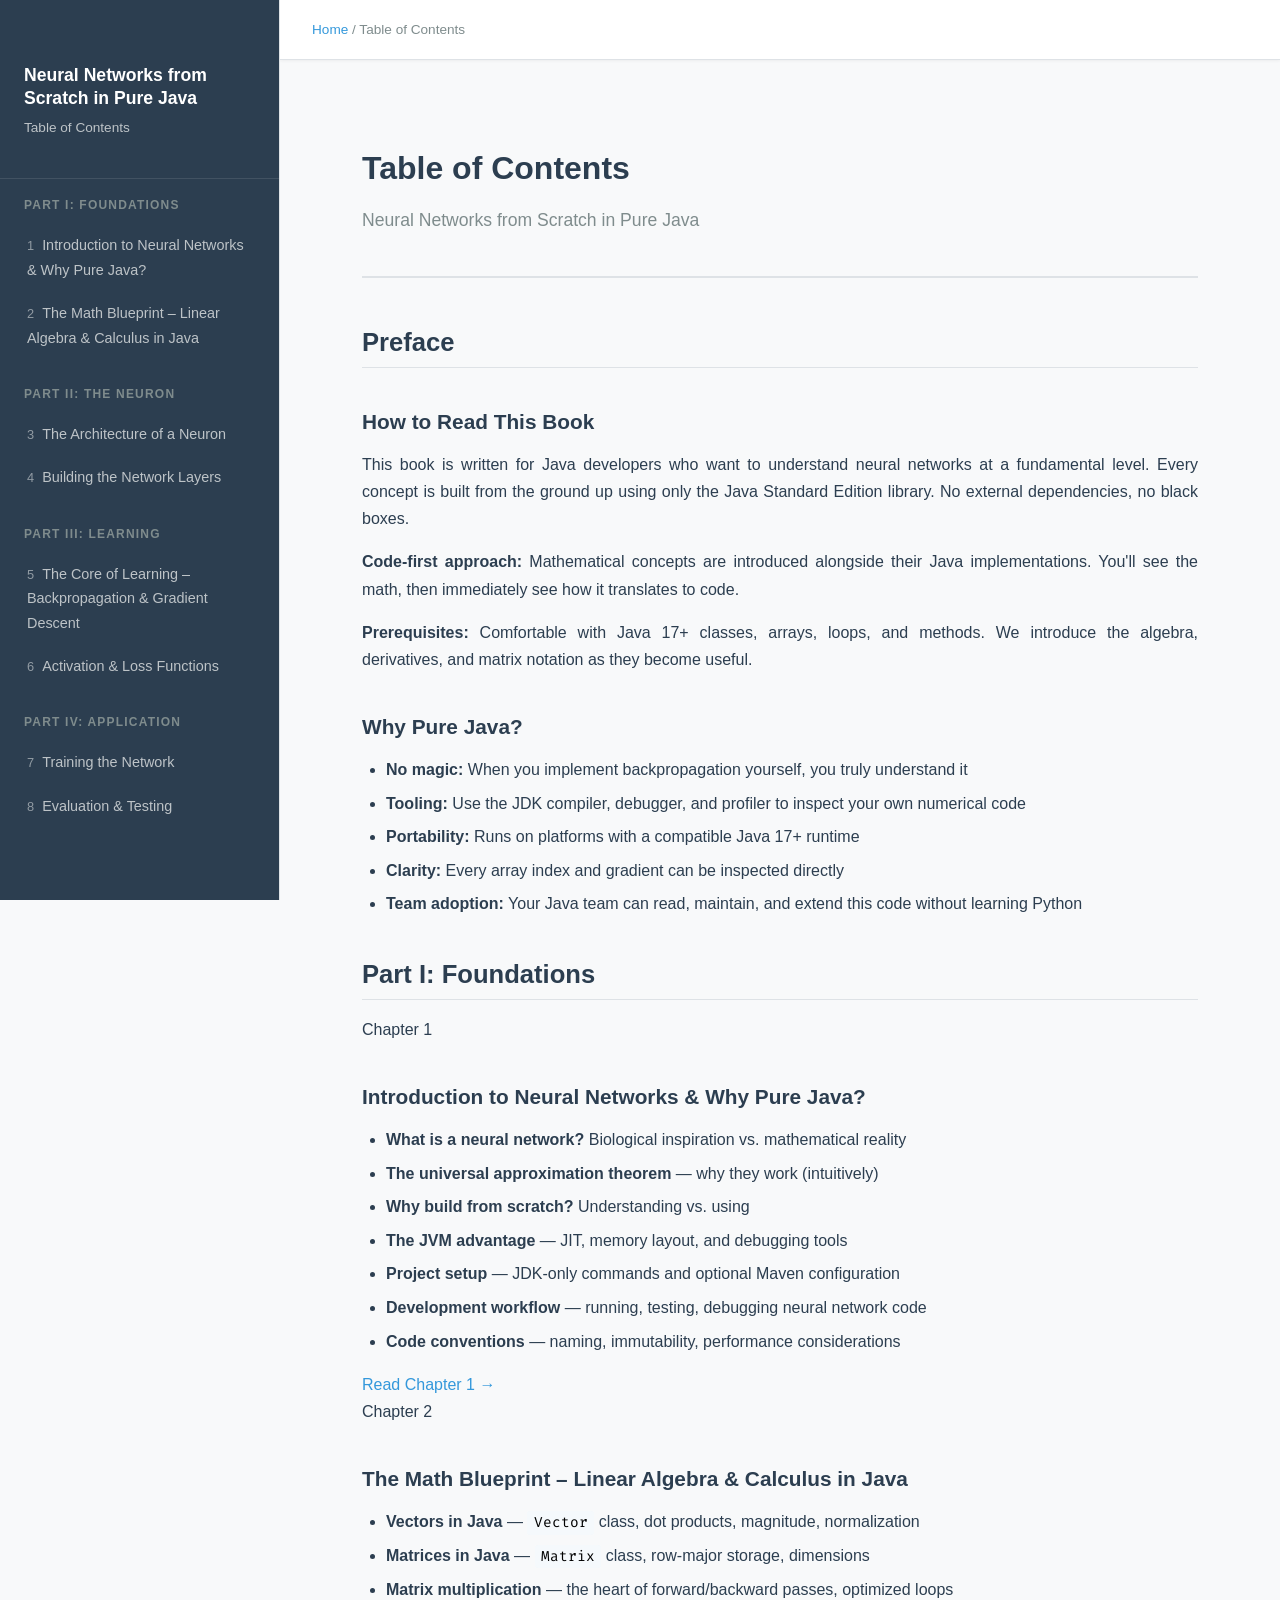
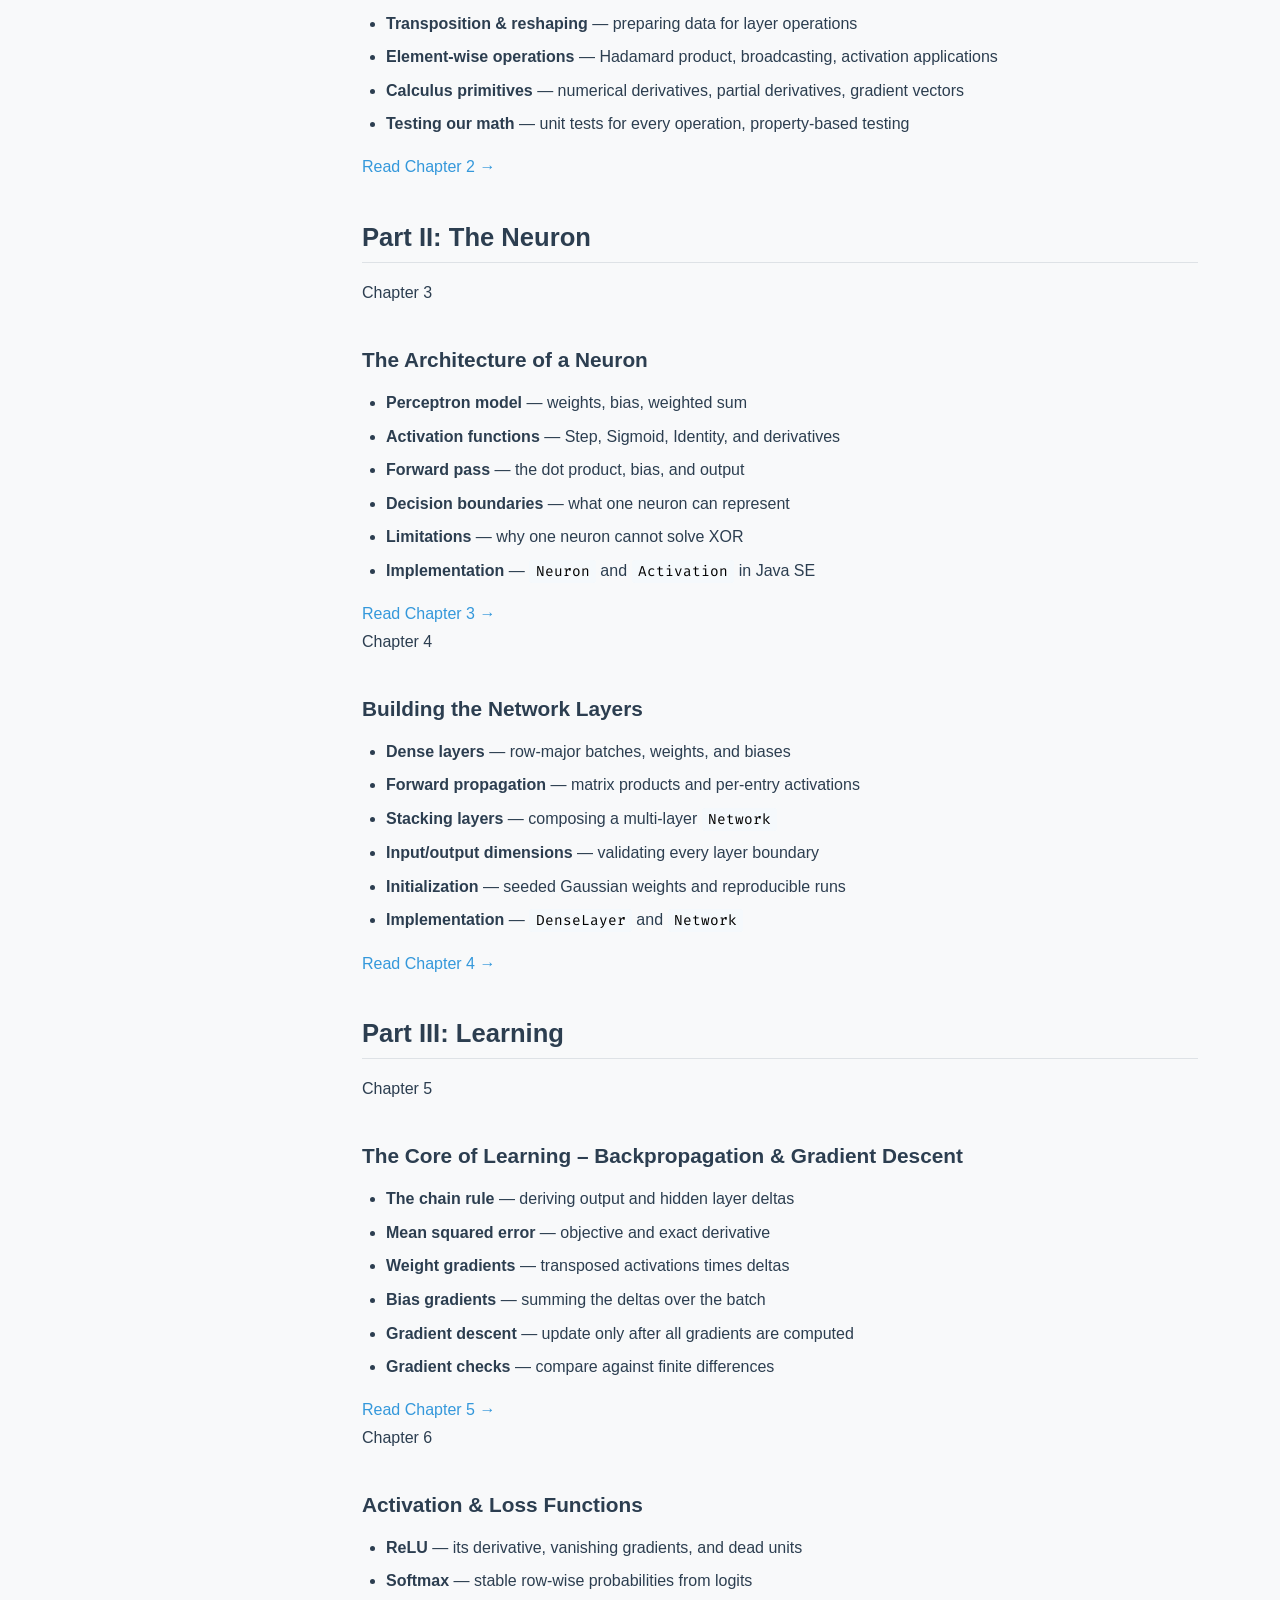
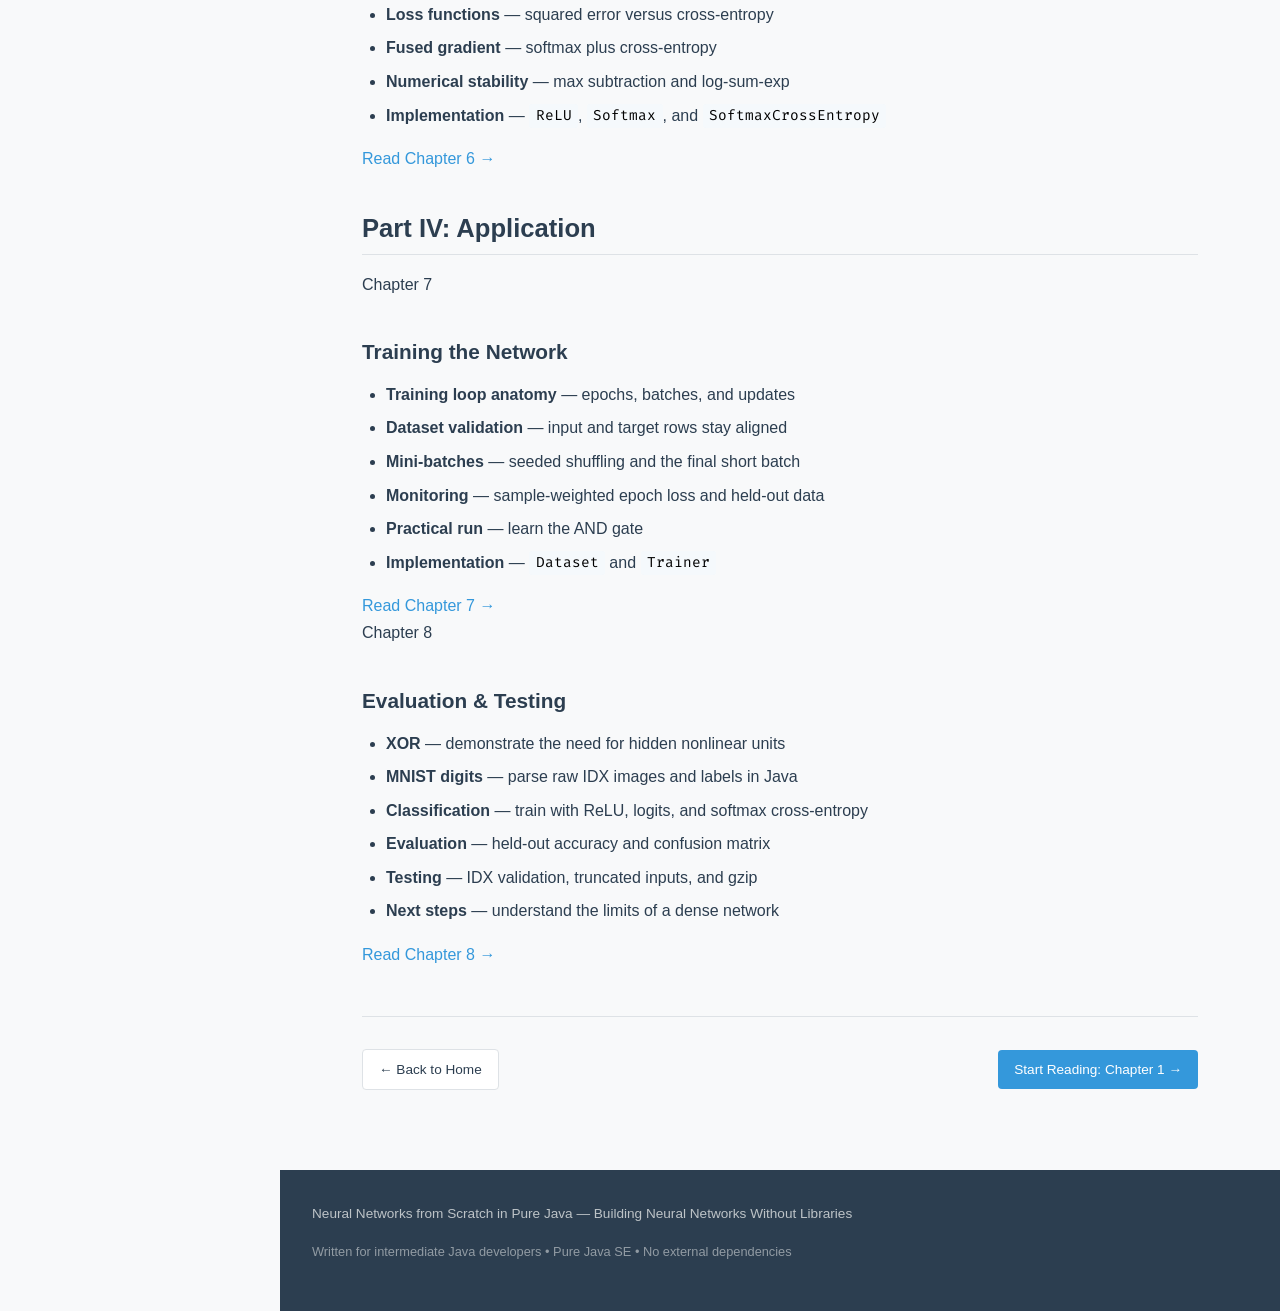
<file: 2/deep-learning-java-book/chapters/toc.html>
<!DOCTYPE html>
<html lang="en">
<head>
    <meta charset="UTF-8">
    <meta name="viewport" content="width=device-width, initial-scale=1.0">
    <meta name="description" content="Table of Contents - Neural Networks from Scratch in Pure Java">
    <title>Table of Contents - Neural Networks from Scratch in Pure Java</title>
    <link rel="stylesheet" href="../css/style.css">
    <link rel="preconnect" href="https://fonts.googleapis.com">
    <link rel="preconnect" href="https://fonts.gstatic.com" crossorigin>
    <link href="https://fonts.googleapis.com/css2?family=Fira+Code:wght@400;500&family=Inter:wght@400;500;600;700&display=swap" rel="stylesheet">
</head>
<body>
    <aside class="sidebar" role="navigation" aria-label="Book chapters">
        <div class="sidebar-header">
            <h1 class="sidebar-title">Neural Networks from Scratch in Pure Java</h1>
            <p class="sidebar-subtitle">Table of Contents</p>
        </div>
        <nav class="sidebar-nav">
            <div class="nav-part">
                <div class="nav-part-title">Part I: Foundations</div>
                <a href="chapter1.html" class="nav-chapter"><span class="chapter-num">1</span>Introduction to Neural Networks &amp; Why Pure Java?</a>
                <a href="chapter2.html" class="nav-chapter"><span class="chapter-num">2</span>The Math Blueprint – Linear Algebra & Calculus in Java</a>
            </div>
            <div class="nav-part">
                <div class="nav-part-title">Part II: The Neuron</div>
                <a href="chapter3.html" class="nav-chapter"><span class="chapter-num">3</span>The Architecture of a Neuron</a>
                <a href="chapter4.html" class="nav-chapter"><span class="chapter-num">4</span>Building the Network Layers</a>
            </div>
            <div class="nav-part">
                <div class="nav-part-title">Part III: Learning</div>
                <a href="chapter5.html" class="nav-chapter"><span class="chapter-num">5</span>The Core of Learning – Backpropagation & Gradient Descent</a>
                <a href="chapter6.html" class="nav-chapter"><span class="chapter-num">6</span>Activation & Loss Functions</a>
            </div>
            <div class="nav-part">
                <div class="nav-part-title">Part IV: Application</div>
                <a href="chapter7.html" class="nav-chapter"><span class="chapter-num">7</span>Training the Network</a>
                <a href="chapter8.html" class="nav-chapter"><span class="chapter-num">8</span>Evaluation & Testing</a>
            </div>
        </nav>
    </aside>

    <main class="main-content" role="main">
        <header class="top-header" role="banner">
            <div class="header-left">
                <button class="menu-toggle" aria-label="Toggle navigation menu" aria-expanded="false">☰</button>
                <nav class="breadcrumb" aria-label="Breadcrumb">
                    <a href="../index.html">Home</a> / <span>Table of Contents</span>
                </nav>
            </div>
        </header>

        <div class="chapter-container">
            <article class="chapter-content">
                <header class="chapter-header">
                    <h1>Table of Contents</h1>
                    <p class="chapter-subtitle">Neural Networks from Scratch in Pure Java</p>
                </header>

                <section class="toc-section">
                    <h2>Preface</h2>
                    <div class="toc-chapter">
                        <h3>How to Read This Book</h3>
                        <p>This book is written for Java developers who want to understand neural networks at a fundamental level. Every concept is built from the ground up using only the Java Standard Edition library. No external dependencies, no black boxes.</p>
                        <p><strong>Code-first approach:</strong> Mathematical concepts are introduced alongside their Java implementations. You'll see the math, then immediately see how it translates to code.</p>
                        <p><strong>Prerequisites:</strong> Comfortable with Java 17+ classes, arrays, loops, and methods. We introduce the algebra, derivatives, and matrix notation as they become useful.</p>
                    </div>

                    <h3>Why Pure Java?</h3>
                    <ul>
                        <li><strong>No magic:</strong> When you implement backpropagation yourself, you truly understand it</li>
                        <li><strong>Tooling:</strong> Use the JDK compiler, debugger, and profiler to inspect your own numerical code</li>
                        <li><strong>Portability:</strong> Runs on platforms with a compatible Java 17+ runtime</li>
                        <li><strong>Clarity:</strong> Every array index and gradient can be inspected directly</li>
                        <li><strong>Team adoption:</strong> Your Java team can read, maintain, and extend this code without learning Python</li>
                    </ul>
                </section>

                <section class="toc-section">
                    <h2>Part I: Foundations</h2>

                    <article class="toc-chapter">
                        <header>
                            <span class="chapter-badge">Chapter 1</span>
                            <h3>Introduction to Neural Networks & Why Pure Java?</h3>
                        </header>
                        <ul class="toc-topics">
                            <li><strong>What is a neural network?</strong> Biological inspiration vs. mathematical reality</li>
                            <li><strong>The universal approximation theorem</strong> — why they work (intuitively)</li>
                            <li><strong>Why build from scratch?</strong> Understanding vs. using</li>
                            <li><strong>The JVM advantage</strong> — JIT, memory layout, and debugging tools</li>
                            <li><strong>Project setup</strong> — JDK-only commands and optional Maven configuration</li>
                            <li><strong>Development workflow</strong> — running, testing, debugging neural network code</li>
                            <li><strong>Code conventions</strong> — naming, immutability, performance considerations</li>
                        </ul>
                        <a href="chapter1.html" class="toc-read-link">Read Chapter 1 →</a>
                    </article>

                    <article class="toc-chapter">
                        <header>
                            <span class="chapter-badge">Chapter 2</span>
                            <h3>The Math Blueprint – Linear Algebra & Calculus in Java</h3>
                        </header>
                        <ul class="toc-topics">
                            <li><strong>Vectors in Java</strong> — <code>Vector</code> class, dot products, magnitude, normalization</li>
                            <li><strong>Matrices in Java</strong> — <code>Matrix</code> class, row-major storage, dimensions</li>
                            <li><strong>Matrix multiplication</strong> — the heart of forward/backward passes, optimized loops</li>
                            <li><strong>Transposition & reshaping</strong> — preparing data for layer operations</li>
                            <li><strong>Element-wise operations</strong> — Hadamard product, broadcasting, activation applications</li>
                            <li><strong>Calculus primitives</strong> — numerical derivatives, partial derivatives, gradient vectors</li>
                            <li><strong>Testing our math</strong> — unit tests for every operation, property-based testing</li>
                        </ul>
                        <a href="chapter2.html" class="toc-read-link">Read Chapter 2 →</a>
                    </article>
                </section>

                <section class="toc-section">
                    <h2>Part II: The Neuron</h2>

                    <article class="toc-chapter">
                        <header>
                            <span class="chapter-badge">Chapter 3</span>
                            <h3>The Architecture of a Neuron</h3>
                        </header>
                        <ul class="toc-topics">
                            <li><strong>Perceptron model</strong> — weights, bias, weighted sum</li>
                            <li><strong>Activation functions</strong> — Step, Sigmoid, Identity, and derivatives</li>
                            <li><strong>Forward pass</strong> — the dot product, bias, and output</li>
                            <li><strong>Decision boundaries</strong> — what one neuron can represent</li>
                            <li><strong>Limitations</strong> — why one neuron cannot solve XOR</li>
                            <li><strong>Implementation</strong> — <code>Neuron</code> and <code>Activation</code> in Java SE</li>
                        </ul>
                        <a href="chapter3.html" class="toc-read-link">Read Chapter 3 →</a>
                    </article>

                    <article class="toc-chapter">
                        <header>
                            <span class="chapter-badge">Chapter 4</span>
                            <h3>Building the Network Layers</h3>
                        </header>
                        <ul class="toc-topics">
                            <li><strong>Dense layers</strong> — row-major batches, weights, and biases</li>
                            <li><strong>Forward propagation</strong> — matrix products and per-entry activations</li>
                            <li><strong>Stacking layers</strong> — composing a multi-layer <code>Network</code></li>
                            <li><strong>Input/output dimensions</strong> — validating every layer boundary</li>
                            <li><strong>Initialization</strong> — seeded Gaussian weights and reproducible runs</li>
                            <li><strong>Implementation</strong> — <code>DenseLayer</code> and <code>Network</code></li>
                        </ul>
                        <a href="chapter4.html" class="toc-read-link">Read Chapter 4 →</a>
                    </article>
                </section>

                <section class="toc-section">
                    <h2>Part III: Learning</h2>

                    <article class="toc-chapter">
                        <header>
                            <span class="chapter-badge">Chapter 5</span>
                            <h3>The Core of Learning – Backpropagation & Gradient Descent</h3>
                        </header>
                        <ul class="toc-topics">
                            <li><strong>The chain rule</strong> — deriving output and hidden layer deltas</li>
                            <li><strong>Mean squared error</strong> — objective and exact derivative</li>
                            <li><strong>Weight gradients</strong> — transposed activations times deltas</li>
                            <li><strong>Bias gradients</strong> — summing the deltas over the batch</li>
                            <li><strong>Gradient descent</strong> — update only after all gradients are computed</li>
                            <li><strong>Gradient checks</strong> — compare against finite differences</li>
                        </ul>
                        <a href="chapter5.html" class="toc-read-link">Read Chapter 5 →</a>
                    </article>

                    <article class="toc-chapter">
                        <header>
                            <span class="chapter-badge">Chapter 6</span>
                            <h3>Activation & Loss Functions</h3>
                        </header>
                        <ul class="toc-topics">
                            <li><strong>ReLU</strong> — its derivative, vanishing gradients, and dead units</li>
                            <li><strong>Softmax</strong> — stable row-wise probabilities from logits</li>
                            <li><strong>Loss functions</strong> — squared error versus cross-entropy</li>
                            <li><strong>Fused gradient</strong> — softmax plus cross-entropy</li>
                            <li><strong>Numerical stability</strong> — max subtraction and log-sum-exp</li>
                            <li><strong>Implementation</strong> — <code>ReLU</code>, <code>Softmax</code>, and <code>SoftmaxCrossEntropy</code></li>
                        </ul>
                        <a href="chapter6.html" class="toc-read-link">Read Chapter 6 →</a>
                    </article>
                </section>

                <section class="toc-section">
                    <h2>Part IV: Application</h2>

                    <article class="toc-chapter">
                        <header>
                            <span class="chapter-badge">Chapter 7</span>
                            <h3>Training the Network</h3>
                        </header>
                        <ul class="toc-topics">
                            <li><strong>Training loop anatomy</strong> — epochs, batches, and updates</li>
                            <li><strong>Dataset validation</strong> — input and target rows stay aligned</li>
                            <li><strong>Mini-batches</strong> — seeded shuffling and the final short batch</li>
                            <li><strong>Monitoring</strong> — sample-weighted epoch loss and held-out data</li>
                            <li><strong>Practical run</strong> — learn the AND gate</li>
                            <li><strong>Implementation</strong> — <code>Dataset</code> and <code>Trainer</code></li>
                        </ul>
                        <a href="chapter7.html" class="toc-read-link">Read Chapter 7 →</a>
                    </article>

                    <article class="toc-chapter">
                        <header>
                            <span class="chapter-badge">Chapter 8</span>
                            <h3>Evaluation & Testing</h3>
                        </header>
                        <ul class="toc-topics">
                            <li><strong>XOR</strong> — demonstrate the need for hidden nonlinear units</li>
                            <li><strong>MNIST digits</strong> — parse raw IDX images and labels in Java</li>
                            <li><strong>Classification</strong> — train with ReLU, logits, and softmax cross-entropy</li>
                            <li><strong>Evaluation</strong> — held-out accuracy and confusion matrix</li>
                            <li><strong>Testing</strong> — IDX validation, truncated inputs, and gzip</li>
                            <li><strong>Next steps</strong> — understand the limits of a dense network</li>
                        </ul>
                        <a href="chapter8.html" class="toc-read-link">Read Chapter 8 →</a>
                    </article>
                </section>

                <nav class="chapter-nav" style="margin-top: 3rem; padding-top: 2rem; border-top: 1px solid var(--border);">
                    <a href="../index.html" class="btn btn-secondary">← Back to Home</a>
                    <a href="chapter1.html" class="btn btn-primary">Start Reading: Chapter 1 →</a>
                </nav>
            </article>
        </div>

        <footer class="book-footer">
            <p>Neural Networks from Scratch in Pure Java — Building Neural Networks Without Libraries</p>
            <p style="margin-top: 0.5rem; font-size: 0.8rem; opacity: 0.7;">
                Written for intermediate Java developers • Pure Java SE • No external dependencies
            </p>
        </footer>
    </main>

    <script src="../js/main.js"></script>
</body>
</html>
</file>
<file: 2/deep-learning-java-book/css/style.css>
/* Deep Learning from Scratch in Java - Book Styles */

:root {
    --primary: #2c3e50;
    --secondary: #34495e;
    --accent: #3498db;
    --accent-dark: #2980b9;
    --code-bg: #dce8f5;
    --code-text: #000;
    --bg: #f8f9fa;
    --text: #2c3e50;
    --border: #dee2e6;
    --sidebar-width: 280px;
    --header-height: 60px;
}

* {
    margin: 0;
    padding: 0;
    box-sizing: border-box;
}

body {
    font-family: -apple-system, BlinkMacSystemFont, 'Segoe UI', Roboto, 'Helvetica Neue', Arial, sans-serif;
    background: var(--bg);
    color: var(--text);
    line-height: 1.7;
    min-height: 100vh;
    display: flex;
}

/* Sidebar Navigation */
.sidebar {
    position: fixed;
    left: 0;
    top: 0;
    width: var(--sidebar-width);
    height: 100vh;
    background: var(--primary);
    color: #ecf0f1;
    overflow-y: auto;
    z-index: 1000;
    border-right: 1px solid var(--border);
}

.sidebar-header {
    padding: 1.5rem;
    border-bottom: 1px solid rgba(255,255,255,0.1);
}

.sidebar-title {
    font-size: 1.1rem;
    font-weight: 600;
    color: #fff;
    margin-bottom: 0.5rem;
}

.sidebar-subtitle {
    font-size: 0.85rem;
    color: #bdc3c7;
    line-height: 1.5;
}

.sidebar-nav {
    padding: 1rem 0;
}

.nav-part {
    margin-bottom: 1.5rem;
}

.nav-part-title {
    font-size: 0.75rem;
    text-transform: uppercase;
    letter-spacing: 0.1em;
    color: #7f8c8d;
    padding: 0 1.5rem;
    margin-bottom: 0.5rem;
    font-weight: 600;
}

.nav-chapter {
    display: block;
    padding: 0.6rem 1.5rem;
    color: #bdc3c7;
    text-decoration: none;
    font-size: 0.9rem;
    border-left: 3px solid transparent;
    transition: all 0.2s ease;
}

.nav-chapter:hover,
.nav-chapter.active {
    background: rgba(52, 152, 219, 0.15);
    color: #3498db;
    border-left-color: #3498db;
}

.nav-chapter.active {
    font-weight: 500;
}

.nav-chapter .chapter-num {
    margin-right: 0.5rem;
    font-size: 0.8rem;
    opacity: 0.7;
}

/* Main Content */
.main-content {
    flex: 1;
    margin-left: var(--sidebar-width);
    min-height: 100vh;
    display: flex;
    flex-direction: column;
}

/* Top Header */
.top-header {
    position: sticky;
    top: 0;
    height: var(--header-height);
    background: #fff;
    border-bottom: 1px solid var(--border);
    display: flex;
    align-items: center;
    justify-content: space-between;
    padding: 0 2rem;
    z-index: 100;
    box-shadow: 0 1px 3px rgba(0,0,0,0.05);
}

.header-left {
    display: flex;
    align-items: center;
    gap: 1rem;
}

.menu-toggle {
    display: none;
    background: none;
    border: none;
    font-size: 1.5rem;
    cursor: pointer;
    color: var(--primary);
}

.breadcrumb {
    font-size: 0.85rem;
    color: #7f8c8d;
}

.breadcrumb a {
    color: var(--accent);
    text-decoration: none;
}

.breadcrumb a:hover {
    text-decoration: underline;
}

.header-right {
    display: flex;
    align-items: center;
    gap: 1rem;
}

.btn {
    padding: 0.5rem 1rem;
    border-radius: 4px;
    font-size: 0.85rem;
    font-weight: 500;
    cursor: pointer;
    transition: all 0.2s ease;
    text-decoration: none;
    display: inline-flex;
    align-items: center;
    gap: 0.4rem;
}

.btn-primary {
    background: var(--accent);
    color: #fff;
    border: none;
}

.btn-primary:hover {
    background: var(--accent-dark);
}

.btn-secondary {
    background: #fff;
    color: var(--primary);
    border: 1px solid var(--border);
}

.btn-secondary:hover {
    background: #f1f3f5;
}

/* Chapter Content */
.chapter-container {
    flex: 1;
    max-width: 900px;
    margin: 0 auto;
    padding: 3rem 2rem;
    width: 100%;
}

.chapter-header {
    margin-bottom: 3rem;
    padding-bottom: 1.5rem;
    border-bottom: 2px solid var(--border);
}

.chapter-meta {
    display: flex;
    align-items: center;
    gap: 1rem;
    margin-bottom: 1rem;
    font-size: 0.85rem;
    color: #7f8c8d;
}

.chapter-part {
    background: var(--accent);
    color: #fff;
    padding: 0.25rem 0.75rem;
    border-radius: 4px;
    font-size: 0.75rem;
    font-weight: 600;
    text-transform: uppercase;
    letter-spacing: 0.05em;
}

.chapter-number {
    font-weight: 600;
    color: var(--accent);
}

.chapter-title {
    font-size: 2.5rem;
    font-weight: 700;
    color: var(--primary);
    line-height: 1.2;
    margin-bottom: 0.5rem;
}

.chapter-subtitle {
    font-size: 1.1rem;
    color: #7f8c8d;
    font-weight: 400;
}

/* Typography */
h1, h2, h3, h4, h5, h6 {
    color: var(--primary);
    font-weight: 600;
    line-height: 1.3;
    margin-top: 2.5rem;
    margin-bottom: 1rem;
}

h1 { font-size: 2rem; }
h2 { font-size: 1.6rem; border-bottom: 1px solid var(--border); padding-bottom: 0.5rem; }
h3 { font-size: 1.3rem; }
h4 { font-size: 1.1rem; }

p {
    margin-bottom: 1rem;
    text-align: justify;
}

a {
    color: var(--accent);
    text-decoration: none;
}

a:hover {
    text-decoration: underline;
}

ul, ol {
    margin-bottom: 1rem;
    padding-left: 1.5rem;
}

li {
    margin-bottom: 0.4rem;
}

strong {
    font-weight: 600;
}

em {
    font-style: italic;
}

code {
    font-family: 'Fira Code', 'Consolas', 'Monaco', monospace;
    font-size: 0.9em;
    background: #f5f9fc;
    padding: 0.15rem 0.4rem;
    border-radius: 3px;
    color: #000000;
}

/* Code Blocks */
pre {
    background: var(--code-bg);
    color: var(--code-text);
    padding: 1.5rem;
    border-radius: 8px;
    overflow-x: auto;
    margin: 1.5rem 0;
    font-family: 'Fira Code', 'Consolas', 'Monaco', monospace;
    font-size: calc(0.85rem + 2px);
    line-height: 1.6;
    position: relative;
}

pre code {
    background: none;
    padding: 0;
    color: inherit;
    font-size: inherit;
}

/* Syntax Highlighting */
.token.comment { color: #6a9955; }
.token.keyword { color: #c586c0; }
.token.type { color: #4ec9b0; }
.token.class-name { color: #4ec9b0; }
.token.function { color: #dcdcaa; }
.token.string { color: #ce9178; }
.token.number { color: #b5cea8; }
.token.operator { color: #d4d4d4; }
.token.punctuation { color: #d4d4d4; }
.token.annotation { color: #d4d4d4; }
.token.property { color: #9cdcfe; }

.code-header {
    display: flex;
    justify-content: space-between;
    align-items: center;
    margin-bottom: 0.5rem;
    padding: 0.5rem 1rem;
    background: rgba(255,255,255,0.05);
    border-radius: 6px 6px 0 0;
    font-size: 0.8rem;
    color: #999;
}

.copy-btn {
    background: rgba(255,255,255,0.1);
    border: none;
    color: #999;
    padding: 0.25rem 0.75rem;
    border-radius: 3px;
    cursor: pointer;
    font-size: 0.75rem;
    transition: all 0.2s;
}

.copy-btn:hover {
    background: var(--accent);
    color: #fff;
}

/* Tables */
table {
    width: 100%;
    border-collapse: collapse;
    margin: 1.5rem 0;
    font-size: 0.9rem;
}

th, td {
    padding: 0.75rem 1rem;
    text-align: left;
    border-bottom: 1px solid var(--border);
}

th {
    background: #f8f9fa;
    font-weight: 600;
    color: var(--primary);
}

tr:hover td {
    background: #f8f9fa;
}

/* Callout Boxes */
.callout {
    padding: 1.25rem 1.5rem;
    border-radius: 8px;
    margin: 1.5rem 0;
    border-left: 4px solid;
}

.callout-info {
    background: #e8f4fd;
    border-color: var(--accent);
    color: #1a5276;
}

.callout-warning {
    background: #fef9e7;
    border-color: #f39c12;
    color: #7d6608;
}

.callout-tip {
    background: #e8f8f5;
    border-color: #27ae60;
    color: #186a3b;
}

.callout-math {
    background: #f4ecf7;
    border-color: #8e44ad;
    color: #5b2c6f;
}

.callout-title {
    font-weight: 600;
    margin-bottom: 0.5rem;
    display: flex;
    align-items: center;
    gap: 0.5rem;
}

/* Math Formulas */
.math-block {
    background: #f8f9fa;
    border: 1px solid var(--border);
    border-radius: 8px;
    padding: 1.5rem;
    margin: 1.5rem 0;
    text-align: center;
    overflow-x: auto;
    font-family: 'Times New Roman', serif;
    font-size: 1.1rem;
}

.math-inline {
    font-family: 'Times New Roman', serif;
    font-style: italic;
    background: #f8f9fa;
    padding: 0.1rem 0.3rem;
    border-radius: 3px;
}

/* Chapter Navigation */
.chapter-nav {
    display: flex;
    justify-content: space-between;
    align-items: center;
    padding: 2rem 0;
    margin-top: 3rem;
    border-top: 1px solid var(--border);
}

.nav-link {
    display: flex;
    align-items: center;
    gap: 0.5rem;
    padding: 0.75rem 1.25rem;
    background: #fff;
    border: 1px solid var(--border);
    border-radius: 6px;
    color: var(--primary);
    font-weight: 500;
    transition: all 0.2s;
}

.nav-link:hover {
    background: var(--accent);
    color: #fff;
    border-color: var(--accent);
    text-decoration: none;
}

.nav-link.prev { flex-direction: row; }
.nav-link.next { flex-direction: row-reverse; }

.nav-link .label {
    font-size: 0.75rem;
    text-transform: uppercase;
    letter-spacing: 0.05em;
    opacity: 0.7;
}

.nav-link .title {
    font-size: 0.9rem;
}

/* Footer */
.book-footer {
    background: var(--primary);
    color: #bdc3c7;
    padding: 2rem;
    text-align: center;
    font-size: 0.85rem;
}

/* Mobile Responsive */
@media (max-width: 1024px) {
    .sidebar {
        transform: translateX(-100%);
        transition: transform 0.3s ease;
    }
    
    .sidebar.open {
        transform: translateX(0);
    }
    
    .main-content {
        margin-left: 0;
    }
    
    .menu-toggle {
        display: block;
    }
    
    .chapter-container {
        padding: 2rem 1.5rem;
    }
    
    .chapter-title {
        font-size: 2rem;
    }
}

@media (max-width: 600px) {
    .chapter-nav {
        flex-direction: column;
        gap: 1rem;
    }
    
    .nav-link {
        width: 100%;
        justify-content: center;
    }
    
    .top-header {
        padding: 0 1rem;
    }
}

/* Print Styles */
@media print {
    .sidebar, .top-header, .chapter-nav, .copy-btn, .btn {
        display: none !important;
    }
    
    .main-content {
        margin-left: 0;
    }
    
    .chapter-container {
        padding: 0;
        max-width: 100%;
    }
    
    pre {
        background: #fff !important;
        color: #000 !important;
        border: 1px solid #ccc;
        page-break-inside: avoid;
    }
    
    .callout {
        border: 1px solid #ccc !important;
        page-break-inside: avoid;
    }
    
    body {
        font-size: 12pt;
        line-height: 1.5;
    }
}

/* Scrollbar Styling */
::-webkit-scrollbar {
    width: 8px;
    height: 8px;
}

::-webkit-scrollbar-track {
    background: var(--bg);
}

::-webkit-scrollbar-thumb {
    background: #bdc3c7;
    border-radius: 4px;
}

::-webkit-scrollbar-thumb:hover {
    background: #95a5a6;
}

.sidebar ::-webkit-scrollbar {
    width: 6px;
}

.sidebar ::-webkit-scrollbar-track {
    background: var(--primary);
}

.sidebar ::-webkit-scrollbar-thumb {
    background: #4a627a;
}
</file>
